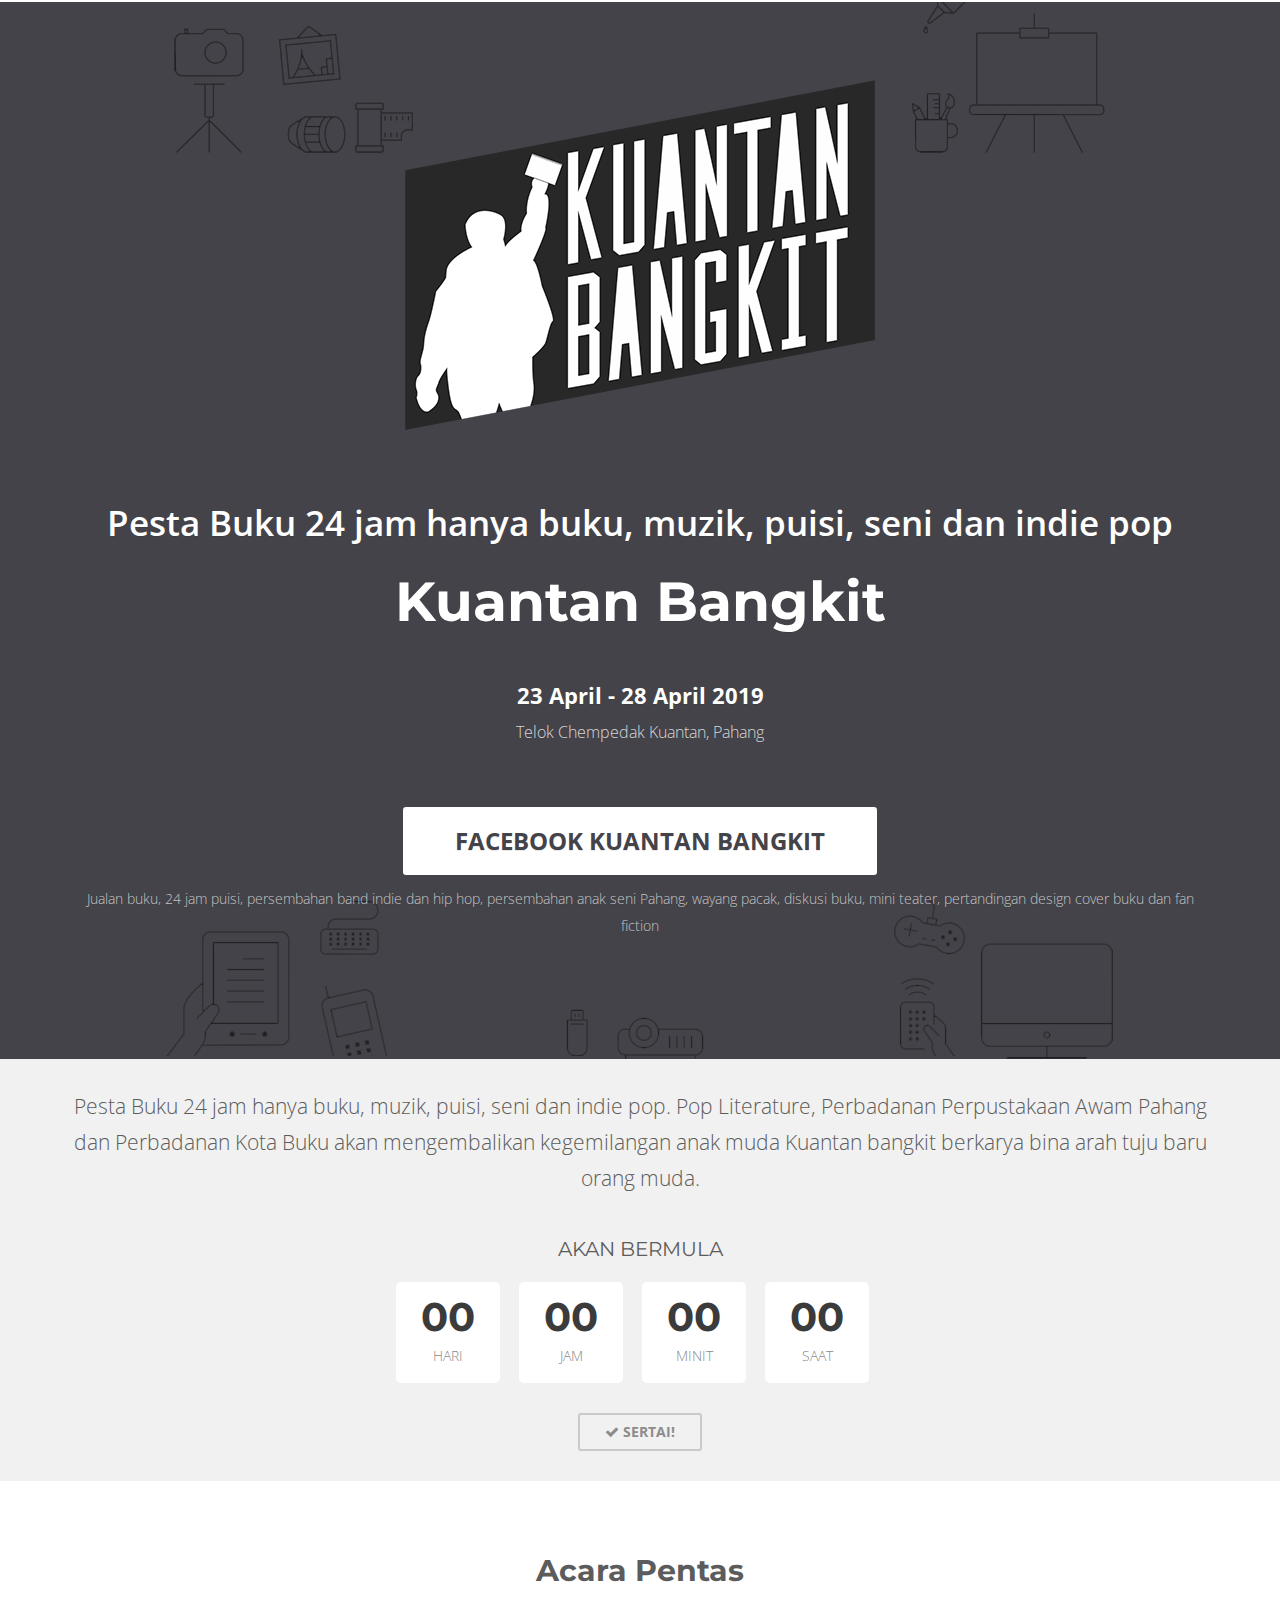
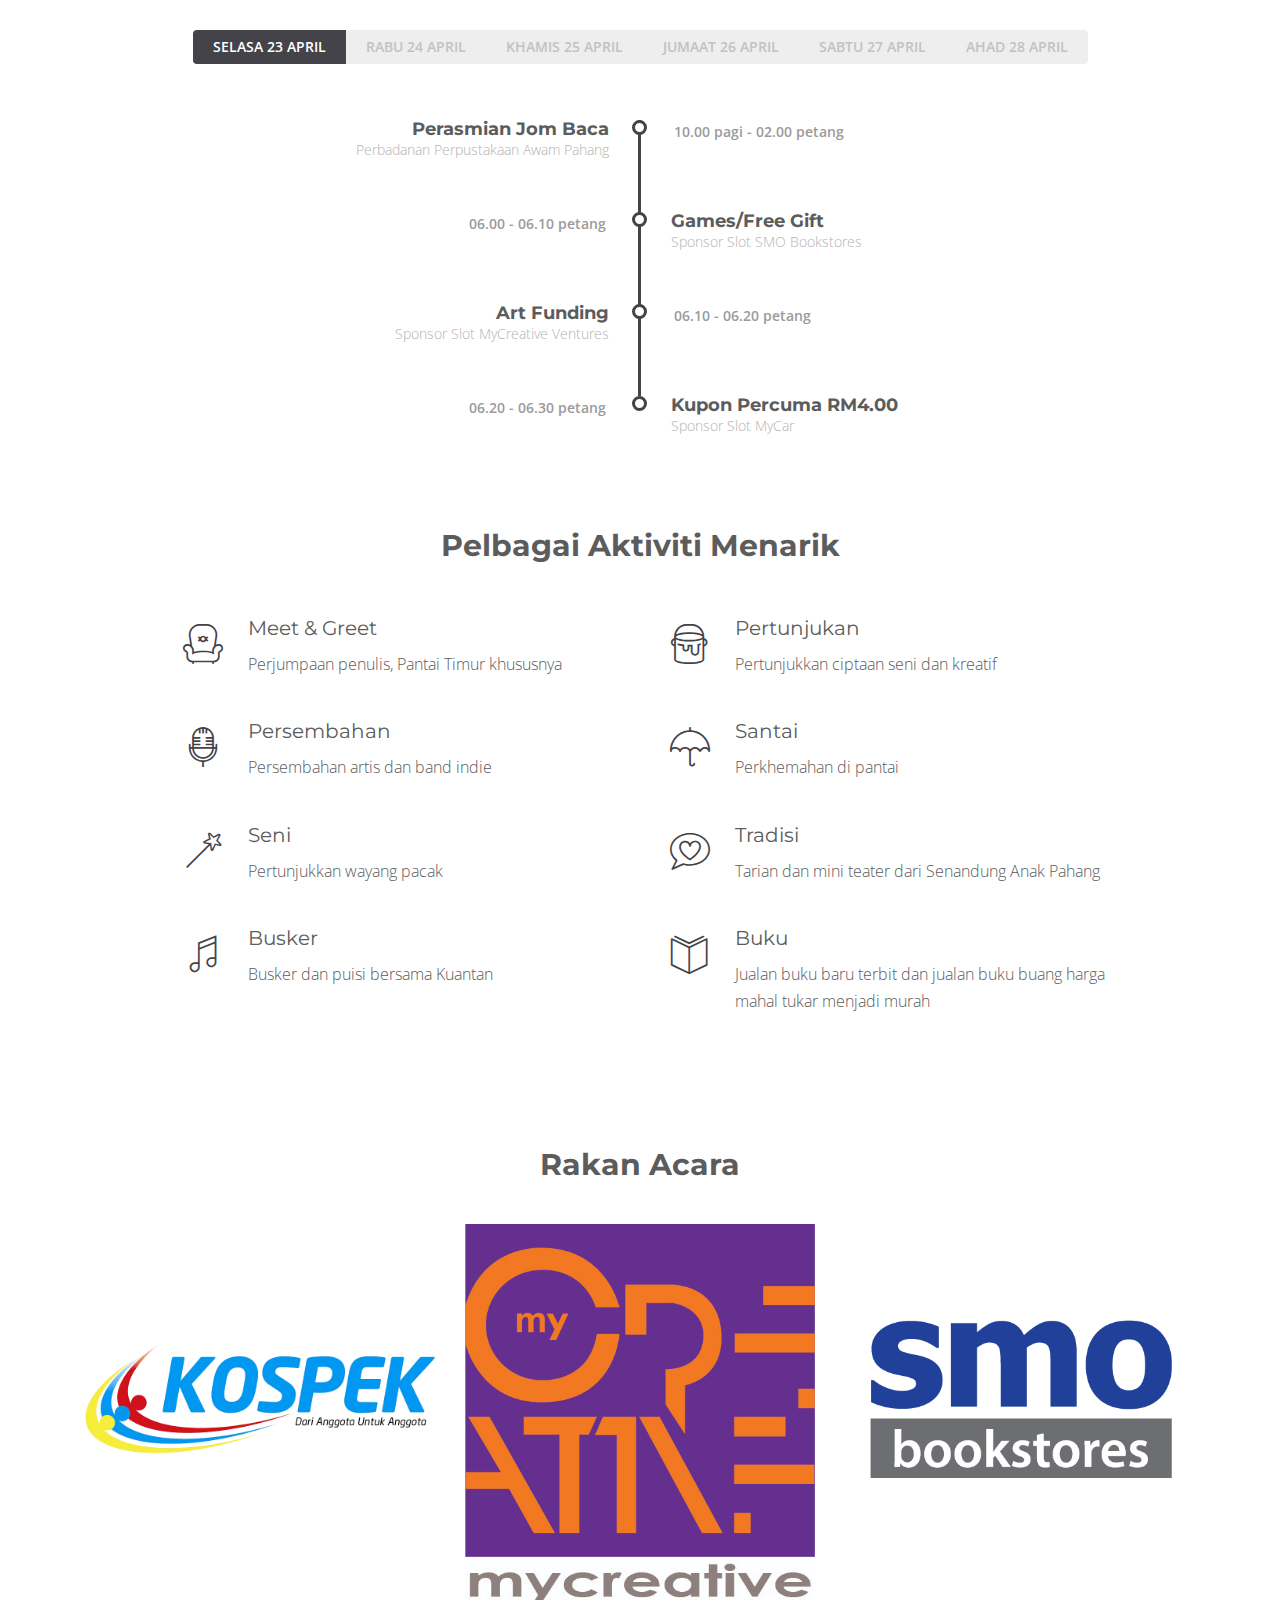
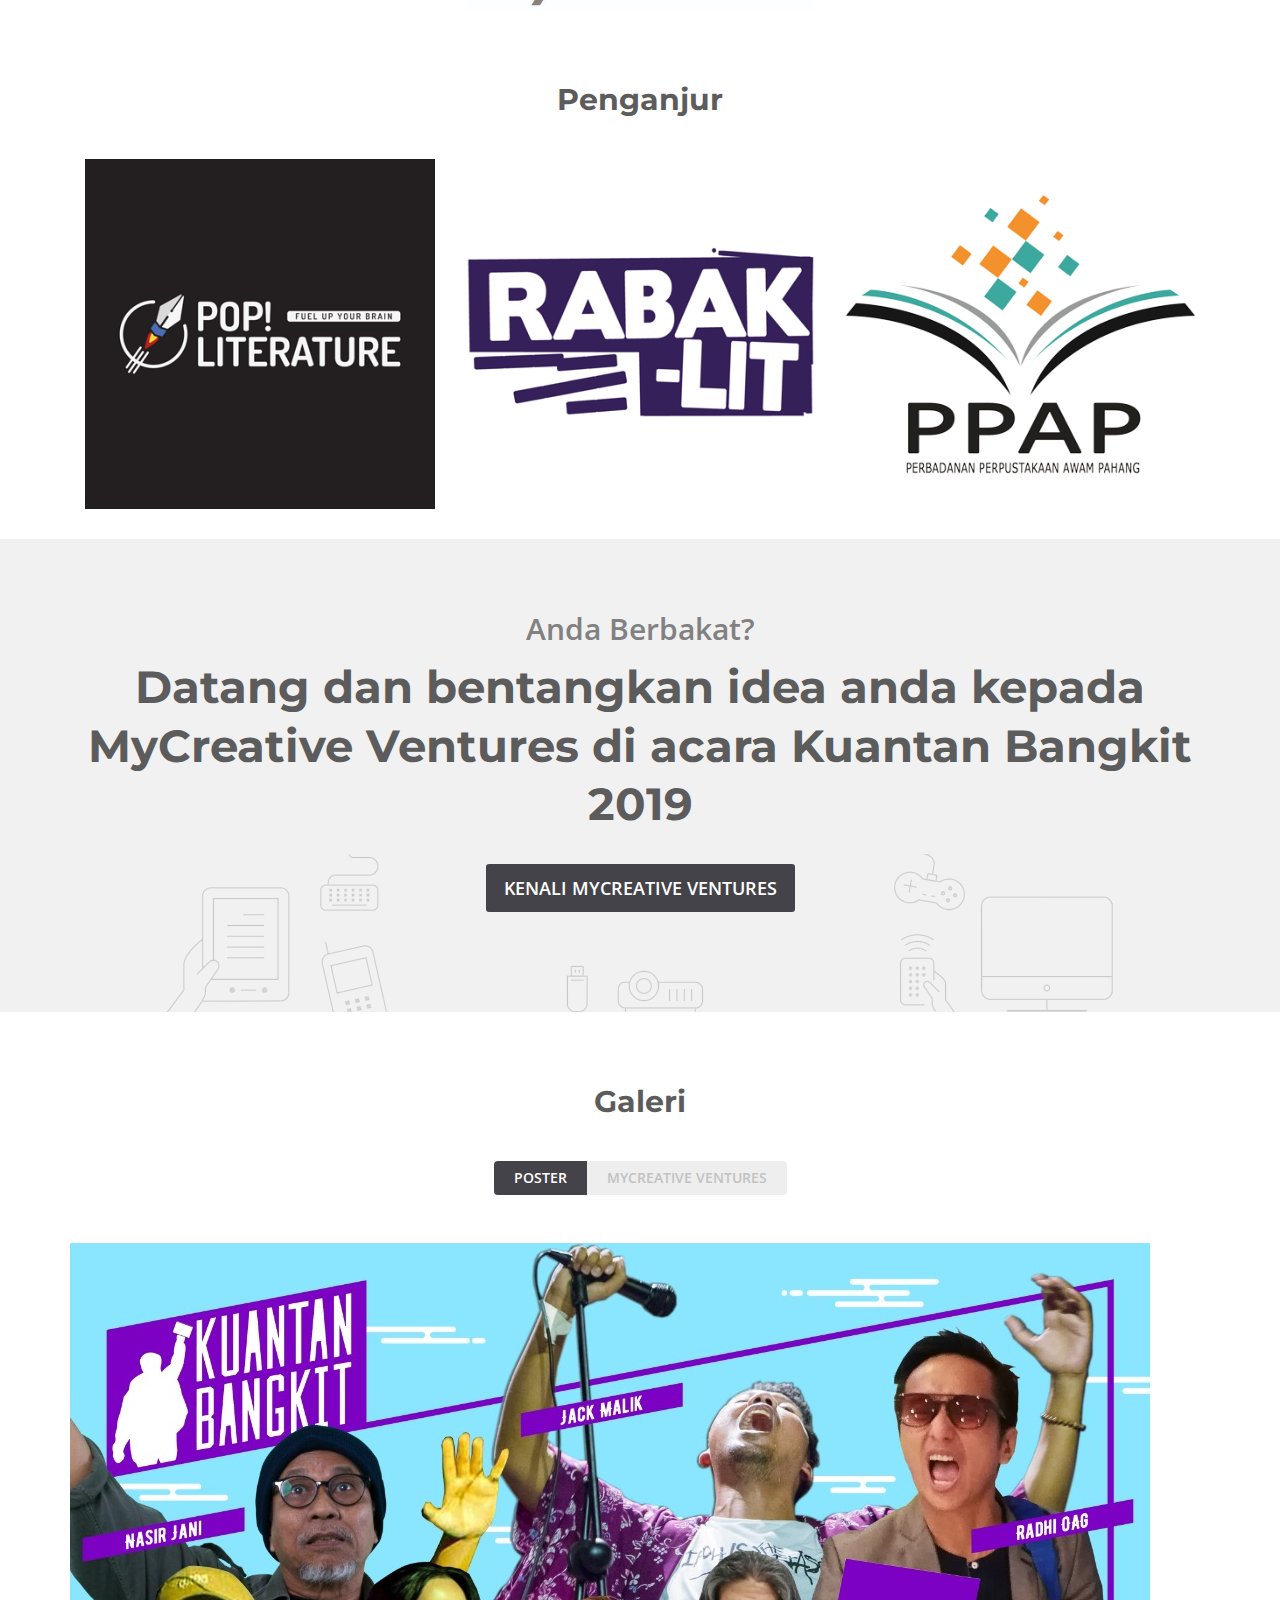
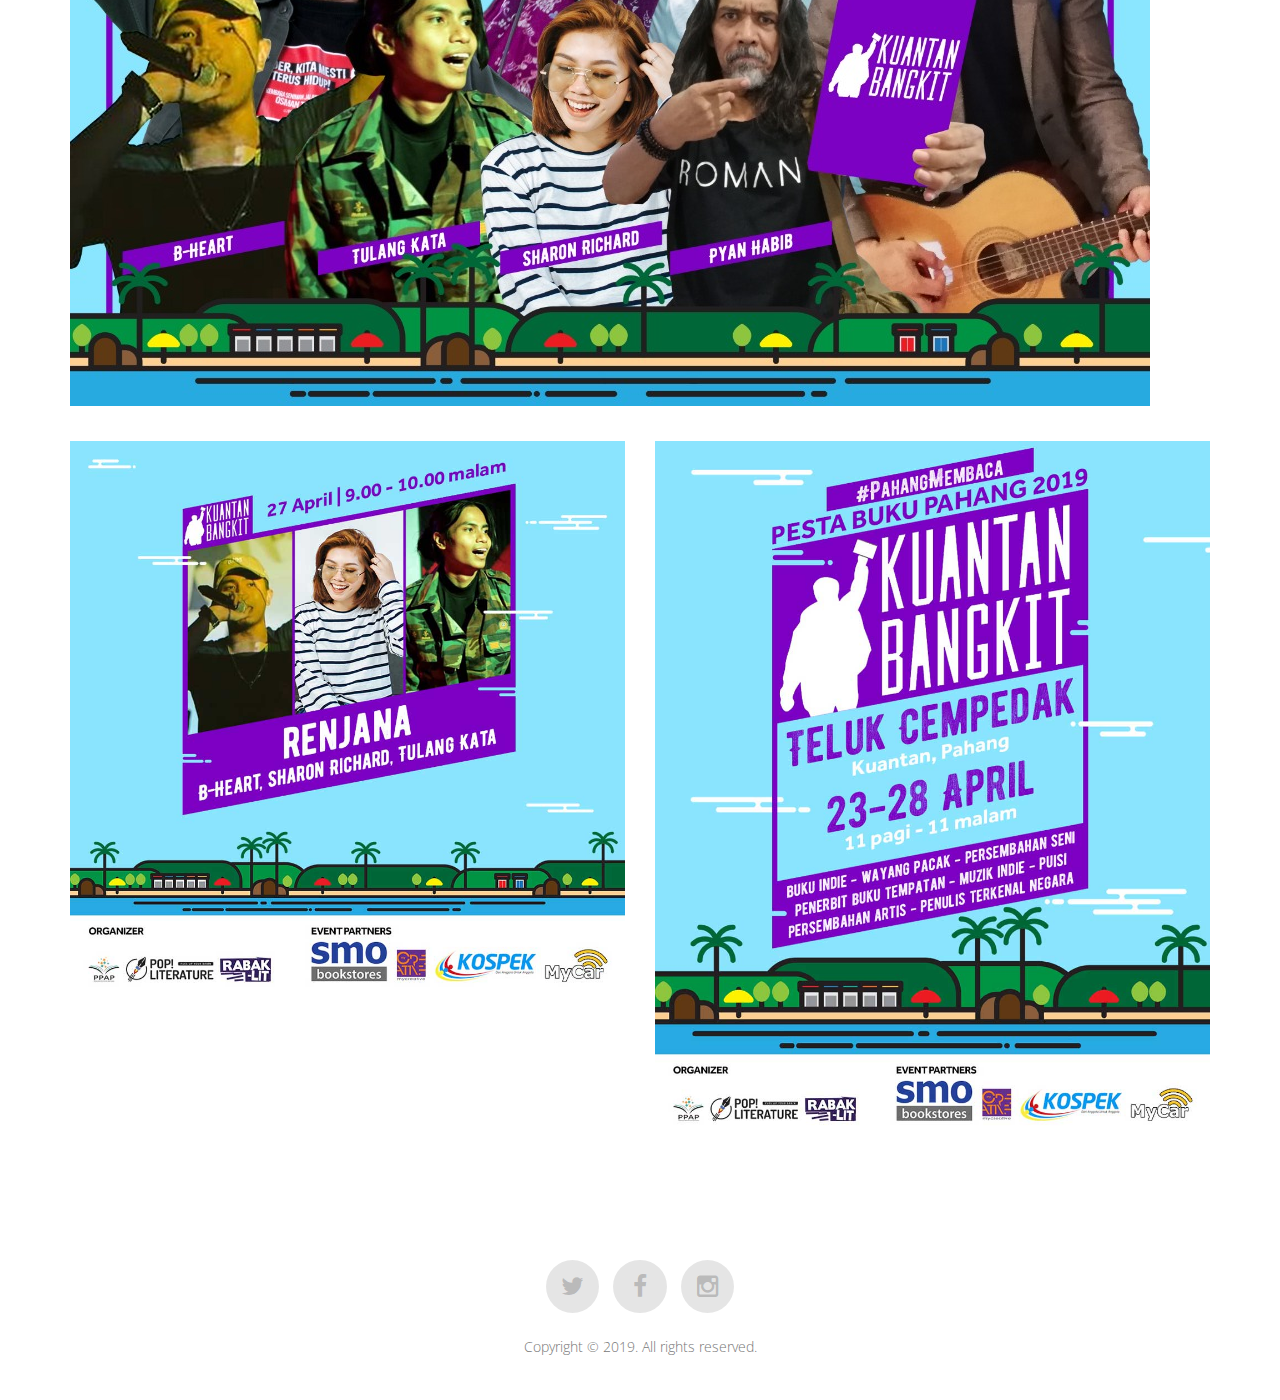
<file: bangkit/index.html>
<!DOCTYPE html>
<html lang="en">


<head>
    <meta charset="utf-8">
    <meta http-equiv="X-UA-Compatible" content="IE=edge">
    <meta name="viewport" content="width=device-width, initial-scale=1.0, maximum-scale=1.0, user-scalable=no">

    <!-- SEO -->
    <meta name="author" content="AkmalFadhil.com">
    <meta name="description" content="Pesta Buku 24 jam hanya buku, muzik, puisi, seni dan indie pop">
    <meta name="keywords" content="Pesta Buku, 24 jam, buku, muzik, puisi, seni, indie pop">
	
	 <!-- Update your html tag to include the itemscope and itemtype attributes. -->
	<html itemscope itemtype="http://schema.org/Article">

	<!-- Place this data between the <head> tags of your website -->
	<meta name="description" content="Pesta Buku 24 jam hanya buku, muzik, puisi, seni dan indie pop" />

	<!-- Schema.org markup for Google+ -->
	<meta itemprop="name" content="Kuantan Bangkit">
	<meta itemprop="description" content="Pesta Buku 24 jam hanya buku, muzik, puisi, seni dan indie pop">
	<meta itemprop="image" content="images/kuantan-bangkit-cover.png">

	<!-- Twitter Card data -->
	<meta name="twitter:card" content="summary_large_image">
	<meta name="twitter:site" content="@rabaklit">
	<meta name="twitter:title" content="Kuantan Bangkit">
	<meta name="twitter:description" content="Pesta Buku 24 jam hanya buku, muzik, puisi, seni dan indie pop">
	<meta name="twitter:creator" content="@alfadhilakmal">
	<!-- Twitter summary card with large image must be at least 280x150px -->
	<meta name="twitter:image:src" content="images/kuantan-bangkit-cover.png">

	<!-- Open Graph data -->
	<meta property="og:title" content="Kuantan Bangkit" />
	<meta property="og:type" content="article" />
	<meta property="og:url" content="http://www.rabaklit.com/bangkit/" />
	<meta property="og:image" content="images/kuantan-bangkit-cover.png" />
	<meta property="og:description" content="Pesta Buku 24 jam hanya buku, muzik, puisi, seni dan indie pop" />
	<meta property="og:site_name" content="Kuantan Bangkit" />
	<meta property="article:published_time" content="2019-03-17T05:59:00+01:00" />
	<meta property="article:modified_time" content="2019-03-16T19:08:47+01:00" />
	<meta property="article:section" content="Pesta buku" />
	<meta property="article:tag" content="bookfest" />
	<meta property="article:tag" content="perfomances" />
	<meta property="article:tag" content="music" />
	<meta property="article:tag" content="art" />
	<meta property="article:tag" content="exhibition" />
	<meta property="article:tag" content="indie pop" />
	<meta property="fb:admins" content="169019457043161" /> 

    <!-- Favicons -->
    <link rel="shortcut icon" href="images/favicon.png">

    <!-- Page Title -->
    <title>Kuantan Bangkit</title>

    <!-- Bootstrap -->
    <link href="css/bootstrap.min.css" rel="stylesheet">

    <!-- Custom Google Font : Open Sans & Montserrat -->
    <link href='https://fonts.googleapis.com/css?family=Open+Sans:300,600' rel='stylesheet' type='text/css'>
    <link href='https://fonts.googleapis.com/css?family=Montserrat:400,700' rel='stylesheet' type='text/css'>

    <!-- Plugins -->
    <link href="css/plugins/animate.css" rel="stylesheet">
    <link href="css/plugins/slick.css" rel="stylesheet">
    <link href="css/plugins/magnific-popup.css" rel="stylesheet">
    <link href="css/plugins/font-awesome.css" rel="stylesheet">
    <link href="css/plugins/streamline-icons.css" rel="stylesheet">

    <!-- Event Style -->
    <link href="css/event.css" rel="stylesheet">

    <!-- Color Theme -->
    <!-- Options: green, purple, red, yellow, mint, blue, black  -->
    <link href="css/themes/black.css" rel="stylesheet">

    <!-- HTML5 shim and Respond.js for IE8 support of HTML5 elements and media queries -->
    <!-- WARNING: Respond.js doesn't work if you view the page via file:// -->
    <!--[if lt IE 9]>
  <script src="js/ie/respond.min.js"></script>
  <![endif]-->

    <!-- Modernizr -->
    <script src="js/modernizr.min.js"></script>
    <!-- Subtle Loading bar -->
    <script src="js/plugins/pace.js"></script>
</head>

<body class="animate-page" data-spy="scroll" data-target="#navbar" data-offset="100">
    <!--Preloader div-->
    <div class="preloader"></div>



    <header id="top" class="header">
        <div class="container">

            <div class="header_top-bg">
                <div class="logo">
                    <a href="#"><img class="img-responsive center-block" src="images/logo/kuantan-bangkit.png" alt="event-logo"></a>
                </div>
            </div>

            <h3 class="headline-support wow fadeInDown">Pesta Buku 24 jam hanya buku, muzik, puisi, seni dan indie pop</h3>
            <h1 class="headline wow fadeInDown" data-wow-delay="0.1s">Kuantan Bangkit</h1>

            <div class="when_where wow fadeIn" data-wow-delay="0.4s">
                <p class="event_when">23 April - 28 April 2019</p>
                <p class="event_where">Telok Chempedak Kuantan, Pahang</p>
            </div>

            <div class="header_bottom-bg">
                <a class="btn btn-default btn-xl wow zoomIn" data-wow-delay="0.3s" href="https://www.facebook.com/kuantanbangkit/" >Facebook Kuantan Bangkit</a>
                <p class="cta_urgency wow fadeIn" data-wow-delay="0.5s"><small>Jualan buku, 24 jam puisi, persembahan band indie dan hip hop, persembahan anak seni Pahang, wayang pacak, diskusi buku, mini teater, pertandingan design cover buku dan fan fiction</small></p>
            </div>

        </div>
        <!-- end .container -->
    </header>
    <!-- end .header -->

    <!-- 
     Highlight Section
     ====================================== -->

    <section class="highlight">

        <div class="container">
            <p class="lead text-center">Pesta Buku 24 jam hanya buku, muzik, puisi, seni dan indie pop. Pop Literature, Perbadanan Perpustakaan Awam Pahang dan Perbadanan Kota Buku akan mengembalikan kegemilangan anak muda Kuantan bangkit berkarya bina arah tuju baru orang muda. </p>

            <div class="countdown_wrap">

                <h6 class="countdown_title text-center">AKAN BERMULA</h6>

                <!-- Countdown JS for the Event Date Starts here.
    TIP: You can change your event time below in the Same Format.  -->

                <ul id="countdown" data-event-date="23 april 2019 11:00:00">
                    <li class="wow zoomIn" data-wow-delay="0s"> <span class="days">00</span>
                        <p class="timeRefDays">hari</p>
                    </li>
                    <li class="wow zoomIn" data-wow-delay="0.2s"> <span class="hours">00</span>
                        <p class="timeRefHours">jam</p>
                    </li>
                    <li class="wow zoomIn" data-wow-delay="0.4s"> <span class="minutes">00</span>
                        <p class="timeRefMinutes">minit</p>
                    </li>
                    <li class="wow zoomIn" data-wow-delay="0.6s"> <span class="seconds">00</span>
                        <p class="timeRefSeconds">saat</p>
                    </li>
                </ul>
            </div>
            <!-- end .countdown_wrap -->

            <div class="text-center">

                <!-- Add to Calendar Plugin. 
                     For Customization, Visit https://addtocalendar.com/ -->

                <span class="addtocalendar atc-style-theme">
                <a href="https://www.facebook.com/events/159646494850042/" class="atcb-link"><i class="fa fa-check"> </i> Sertai!</a>
               </span>

            </div>

        </div>
        <!-- end .container -->

    </section>
    <!-- end section.highlight -->

	
    <!-- 
     Our Schedule
     ====================================== -->

    <section class="schedule" id="schedule">

        <div class="container">
            <div class="section-title wow fadeInUp">
                <h4>Acara Pentas</h4>
            </div>

            <div class="nav-center">
                <!-- Nav tabs -->
                <ul class="nav nav-pills" role="tablist" id="schedule-tabs">
                    <li role="presentation" class="active"><a href="#day1" aria-controls="day1" role="tab" data-toggle="tab">Selasa 23 April </a></li>
                    <li role="presentation"><a href="#day2" aria-controls="day2" role="tab" data-toggle="tab">Rabu 24 April </a></li>
                    <li role="presentation"><a href="#day3" aria-controls="day3" role="tab" data-toggle="tab">Khamis 25 April </a></li>
                    <li role="presentation"><a href="#day4" aria-controls="day4" role="tab" data-toggle="tab">Jumaat 26 April</a></li>
                    <li role="presentation"><a href="#day5" aria-controls="day5" role="tab" data-toggle="tab">Sabtu 27 April</a></li>
                    <li role="presentation"><a href="#day6" aria-controls="day6" role="tab" data-toggle="tab">Ahad 28 April</a></li>
                    <!-- <li role="presentation"><a href="#day3" aria-controls="messages" role="tab" data-toggle="tab">Day Three</a></li> -->
                </ul>

            </div>

            <!-- Tab panes -->
            <div class="tab-content">
                <div role="tabpanel" class="tab-pane active" id="day1">

                    <!-- ########## Schedule Timeline DAY 01 Starts ########### -->

                    <section class="timeline">
                        <div class="timeline-block">
                            <div class="timeline-bullet wow zoomIn" data-wow-delay="0s">

                            </div>
                            <!-- timeline-bullet -->

                            <div class="timeline-content">
                                <h2 class="wow flipInX" data-wow-delay="0.3s"> Perasmian Jom Baca</h2>
                                <p class="wow flipInX" data-wow-delay="0.3s">Perbadanan Perpustakaan Awam Pahang</p>
                                <span class="date wow flipInX" data-wow-delay="0.3s">10.00 pagi - 02.00 petang</span>
                            </div>
                            <!-- timeline-content -->
                        </div>
                        <!-- timeline-block -->
                        <div class="timeline-block">
                            <div class="timeline-bullet wow zoomIn" data-wow-delay="0s">

                            </div>
                            <!-- timeline-bullet -->

                            <div class="timeline-content">
                                <h2 class="wow flipInX" data-wow-delay="0.3s"> Games/Free Gift</h2>
                                <p class="wow flipInX" data-wow-delay="0.3s">Sponsor Slot SMO Bookstores  </p>
                                <span class="date wow flipInX" data-wow-delay="0.3s">06.00 - 06.10 petang</span>
                            </div>
                            <!-- timeline-content -->
                        </div>
                        <!-- timeline-block -->

                        <div class="timeline-block">
                            <div class="timeline-bullet wow zoomIn" data-wow-delay="0s">

                            </div>
                            <!-- timeline-bullet -->

                            <div class="timeline-content">
                                <h2 class="wow flipInX" data-wow-delay="0.3s"> Art Funding</h2>
                                <p class="wow flipInX" data-wow-delay="0.3s">Sponsor Slot MyCreative Ventures </p>
                                <span class="date wow flipInX" data-wow-delay="0.3s">06.10 - 06.20 petang</span>
                            </div>
                            <!-- timeline-content -->
                        </div>
                        <!-- timeline-block -->

                        <div class="timeline-block">
                            <div class="timeline-bullet wow zoomIn" data-wow-delay="0s">

                            </div>
                            <!-- timeline-bullet -->

                            <div class="timeline-content">
                                <h2 class="wow flipInX" data-wow-delay="0.3s"> Kupon Percuma RM4.00</h2>
                                <p class="wow flipInX" data-wow-delay="0.3s">Sponsor Slot MyCar</p>
                                <span class="date wow flipInX" data-wow-delay="0.3s">06.20 - 06.30 petang</span>
                            </div>
                            <!-- timeline-content -->
                        </div>
                        <!-- timeline-block -->

                    </section>
                    <!-- timeline -->

                    <!-- ########### End Schedule Timeline  DAY 01  ########### -->

                </div>
				
                <div role="tabpanel" class="tab-pane" id="day2">

                    <!-- ########## Schedule Timeline DAY 02 Starts ########### -->

                    <section class="timeline">
                        <div class="timeline-block">
                            <div class="timeline-bullet wow zoomIn" data-wow-delay="0s">

                            </div>
                            <!-- timeline-bullet -->

                            <div class="timeline-content">
                                <h2 class="wow flipInX" data-wow-delay="0.3s"> Pertandingan Pakaian Tradisional</h2>
                                <p class="wow flipInX" data-wow-delay="0.3s">Perbadanan Perpustakaan Awam Pahang</p>
                                <span class="date wow flipInX" data-wow-delay="0.3s">10.00 pagi - 01.00 petang</span>
                            </div>
                            <!-- timeline-content -->
                        </div>
                        <!-- timeline-block -->
						
                        <div class="timeline-block">
                            <div class="timeline-bullet wow zoomIn" data-wow-delay="0s">

                            </div>
                            <!-- timeline-bullet -->

                            <div class="timeline-content">
                                <h2 class="wow flipInX" data-wow-delay="0.3s"> Games/Free Gift</h2>
                                <p class="wow flipInX" data-wow-delay="0.3s">Sponsor Slot SMO Bookstores </p>
                                <span class="date wow flipInX" data-wow-delay="0.3s">06.00 - 06.10 petang</span>
                            </div>
                            <!-- timeline-content -->
                        </div>
                        <!-- timeline-block -->

                        <div class="timeline-block">
                            <div class="timeline-bullet wow zoomIn" data-wow-delay="0s">

                            </div>
                            <!-- timeline-bullet -->

                            <div class="timeline-content">
                                <h2 class="wow flipInX" data-wow-delay="0.3s"> Art Funding</h2>
                                <p class="wow flipInX" data-wow-delay="0.3s">Sponsor Slot MyCreative Ventures </p>
                                <span class="date wow flipInX" data-wow-delay="0.3s">06.10 - 06.20 petang</span>
                            </div>
                            <!-- timeline-content -->
                        </div>
                        <!-- timeline-block -->
						
                        <div class="timeline-block">
                            <div class="timeline-bullet wow zoomIn" data-wow-delay="0s">

                            </div>
                            <!-- timeline-bullet -->

                            <div class="timeline-content">
                                <h2 class="wow flipInX" data-wow-delay="0.3s"> Kupon MyCar percuma RM4.00</h2>
                                <p class="wow flipInX" data-wow-delay="0.3s">Sponsor Slot MyCar </p>
                                <span class="date wow flipInX" data-wow-delay="0.3s">06.20 - 06.30 petang</span>
                            </div>
                            <!-- timeline-content -->
                        </div>
                        <!-- timeline-block -->
						
                    </section>
                    <!-- timeline -->

                    <!-- ########### End Schedule Timeline  DAY 02  ########### -->

                </div>
                <div role="tabpanel" class="tab-pane" id="day3">

                    <!-- ########## Schedule Timeline DAY 03 Starts ########### -->

                    <section class="timeline">

                        <div class="timeline-block">
                            <div class="timeline-bullet wow zoomIn" data-wow-delay="0s">

                            </div>
                            <!-- timeline-bullet -->

                            <div class="timeline-content">
                                <h2 class="wow flipInX" data-wow-delay="0.3s"> Games/Free Gift</h2>
                                <p class="wow flipInX" data-wow-delay="0.3s">Sponsor Slot SMO Bookstores </p>
                                <span class="date wow flipInX" data-wow-delay="0.3s">06.00 - 06.10 petang</span>
                            </div>
                            <!-- timeline-content -->
                        </div>
                        <!-- timeline-block -->

                        <div class="timeline-block">
                            <div class="timeline-bullet wow zoomIn" data-wow-delay="0s">

                            </div>
                            <!-- timeline-bullet -->

                            <div class="timeline-content">
                                <h2 class="wow flipInX" data-wow-delay="0.3s"> Art Funding</h2>
                                <p class="wow flipInX" data-wow-delay="0.3s">Sponsor Slot MyCreative Ventures </p>
                                <span class="date wow flipInX" data-wow-delay="0.3s">06.10 - 06.20 petang</span>
                            </div>
                            <!-- timeline-content -->
                        </div>
                        <!-- timeline-block -->
						
                        <div class="timeline-block">
                            <div class="timeline-bullet wow zoomIn" data-wow-delay="0s">

                            </div>
                            <!-- timeline-bullet -->

                            <div class="timeline-content">
                                <h2 class="wow flipInX" data-wow-delay="0.3s"> Kupon MyCar percuma RM4.00</h2>
                                <p class="wow flipInX" data-wow-delay="0.3s">Sponsor Slot MyCar </p>
                                <span class="date wow flipInX" data-wow-delay="0.3s">06.20 - 06.30 petang</span>
                            </div>
                            <!-- timeline-content -->
                        </div>
                        <!-- timeline-block -->
						
                    </section>
                    <!-- timeline -->

                    <!-- ########### End Schedule Timeline  DAY 03  ########### -->

                </div>
                <div role="tabpanel" class="tab-pane" id="day4">

                    <!-- ########## Schedule Timeline DAY 04 Starts ########### -->

                    <section class="timeline">
						<div class="timeline-block">
                            <div class="timeline-bullet">

                            </div>
                            <!-- timeline-bullet -->

                            <div class="timeline-content">
                                <h2> Pertandingan Dari PPAP</h2>
                                <p class="wow flipInX" data-wow-delay="0.3s">Perbadanan Perpustakaan Awam Pahang</p>
                                <span class="date">03.00 - 05.00 petang</span>
                            </div>
                            <!-- timeline-content -->
                        </div>
                        <!-- timeline-block -->

                        <div class="timeline-block">
                            <div class="timeline-bullet">

                            </div>
                            <!-- timeline-bullet -->

                            <div class="timeline-content">
                                <h2> Bacaan Puisi dari PyanHabib</h2>
                                <p class="wow flipInX" data-wow-delay="0.3s">PyanHabib</p>
                                <span class="date">05.00 - 05.30 petang</span>
                            </div>
                            <!-- timeline-content -->
                        </div>
                        <!-- timeline-block -->

                        <div class="timeline-block">
                            <div class="timeline-bullet">

                            </div>
                            <!-- timeline-bullet -->

                            <div class="timeline-content">
                                <h2> Perbincangan Buku Pemberontak Filem bersama Nasir Jani</h2>
                                <p class="wow flipInX" data-wow-delay="0.3s">Nasir Jani</p>
                                <span class="date">05.30 - 06.00 petang</span>
                            </div>
                            <!-- timeline-content -->
                        </div>
                        <!-- timeline-block -->
						
                        <div class="timeline-block">
                            <div class="timeline-bullet wow zoomIn" data-wow-delay="0s">

                            </div>
                            <!-- timeline-bullet -->

                            <div class="timeline-content">
                                <h2 class="wow flipInX" data-wow-delay="0.3s"> Games/Free Gift</h2>
                                <p class="wow flipInX" data-wow-delay="0.3s">Sponsor Slot SMO Bookstores </p>
                                <span class="date wow flipInX" data-wow-delay="0.3s">06.00 - 06.10 petang</span>
                            </div>
                            <!-- timeline-content -->
                        </div>
                        <!-- timeline-block -->

                        <div class="timeline-block">
                            <div class="timeline-bullet wow zoomIn" data-wow-delay="0s">

                            </div>
                            <!-- timeline-bullet -->

                            <div class="timeline-content">
                                <h2 class="wow flipInX" data-wow-delay="0.3s"> Art Funding</h2>
                                <p class="wow flipInX" data-wow-delay="0.3s">Sponsor Slot MyCreative Ventures </p>
                                <span class="date wow flipInX" data-wow-delay="0.3s">06.10 - 06.20 petang</span>
                            </div>
                            <!-- timeline-content -->
                        </div>
                        <!-- timeline-block -->
						
                        <div class="timeline-block">
                            <div class="timeline-bullet wow zoomIn" data-wow-delay="0s">

                            </div>
                            <!-- timeline-bullet -->

                            <div class="timeline-content">
                                <h2 class="wow flipInX" data-wow-delay="0.3s"> Kupon MyCar percuma RM4.00</h2>
                                <p class="wow flipInX" data-wow-delay="0.3s">Sponsor Slot MyCar </p>
                                <span class="date wow flipInX" data-wow-delay="0.3s">06.20 - 06.30 petang</span>
                            </div>
                            <!-- timeline-content -->
                        </div>
                        <!-- timeline-block -->
						
                        <div class="timeline-block">
                            <div class="timeline-bullet">

                            </div>
                            <!-- timeline-bullet -->

                            <div class="timeline-content">
                                <h2>PPAP Akustik Kuantan Talent </h2>
                                <p class="wow flipInX" data-wow-delay="0.3s">Perbadanan Perpustakaan Awam Pahang</p>
                                <span class="date">08.00 - 09.00 malam</span>
                            </div>
                            <!-- timeline-content -->
                        </div>						
                        <!-- timeline-block -->
						
                        <div class="timeline-block">
                            <div class="timeline-bullet">

                            </div>
                            <!-- timeline-bullet -->

                            <div class="timeline-content">
                                <h2>Wayang Pacak Short Filem </h2>
                                <p class="wow flipInX" data-wow-delay="0.3s">Rizal Gunx, Daniyal Kadir, Odie, Daniyal Kadir</p>
                                <span class="date">9.00 - 10.00 malam</span>
                            </div>
                            <!-- timeline-content -->
                        </div>						
                        <!-- timeline-block -->
						
                        <div class="timeline-block">
                            <div class="timeline-bullet">

                            </div>
                            <!-- timeline-bullet -->

                            <div class="timeline-content">
                                <h2>Wayang Pacak Kuantan Bangkit </h2>
                                <p class="wow flipInX" data-wow-delay="0.3s">Tayangan Filem </p>
                                <span class="date">10.00 - 12.00 malam</span>
                            </div>
                            <!-- timeline-content -->
                        </div>						
                        <!-- timeline-block -->
						
                    </section>
                    <!-- timeline -->

                    <!-- ########### End Schedule Timeline  DAY 04  ########### -->

                </div>
                <div role="tabpanel" class="tab-pane" id="day5">

                    <!-- ########## Schedule Timeline  DAY 05 Starts ########### -->
                    <section class="timeline">
                        
                        <div class="timeline-block">
                            <div class="timeline-bullet">

                            </div>
                            <!-- timeline-bullet -->

                            <div class="timeline-content">
                                <h2> Pertandingan Bercerita Peringkat Akhir</h2>
                                <p class="wow flipInX" data-wow-delay="0.3s">Perbadanan Perpustakaan Awam Pahang</p>
                                <span class="date">10.00 pagi - 01.00 petang</span>
                            </div>
                            <!-- timeline-content -->
                        </div>
                        <!-- timeline-block -->
                        
                        <div class="timeline-block">
                            <div class="timeline-bullet">

                            </div>
                            <!-- timeline-bullet -->

                            <div class="timeline-content">
                                <h2>Pelancaran buku Tulang Kata 'Tentang Semalam'</h2>
                                <span class="date">02.00 - 02.45 petang</span>
                            </div>
                            <!-- timeline-content -->
                        </div>
                        <!-- timeline-block -->
						
                        <div class="timeline-block">
                            <div class="timeline-bullet">

                            </div>
                            <!-- timeline-bullet -->

                            <div class="timeline-content">
                                <h2> Games/Free Gift</h2>
                                <p class="wow flipInX" data-wow-delay="0.3s">Sponsor Slot SMO Bookstores </p>
                                <span class="date">06.00 - 06.10 petang</span>
                            </div>
                            <!-- timeline-content -->
                        </div>
                        <!-- timeline-block -->

                        <div class="timeline-block">
                            <div class="timeline-bullet">

                            </div>
                            <!-- timeline-bullet -->

                            <div class="timeline-content">
                                <h2> Art Funding</h2>
                                <p class="wow flipInX" data-wow-delay="0.3s">Sponsor Slot MyCreative Ventures</p>
                                <span class="date">06.10 - 06.20 petang</span>
                            </div>
                            <!-- timeline-content -->
                        </div>
                        <!-- timeline-block -->

                        <div class="timeline-block">
                            <div class="timeline-bullet">

                            </div>
                            <!-- timeline-bullet -->

                            <div class="timeline-content">
                                <h2> Kupon Percuma RM4.00</h2>
                                <p class="wow flipInX" data-wow-delay="0.3s">Sponsor Slot MyCar</p>
                                <span class="date">06.20 - 06.30 petang</span>
                            </div>
                            <!-- timeline-content -->
                        </div>
                        <!-- timeline-block -->
						

                        <div class="timeline-block">
                            <div class="timeline-bullet">

                            </div>
                            <!-- timeline-bullet -->

                            <div class="timeline-content">
                                <h2>Puisi Bangkit Bersama.. </h2>
                                <p class="wow flipInX" data-wow-delay="0.3s">Jack Malik, Pyanhabib, TulangKata</p>
                                <span class="date">06.30 petang - 07.00 malam</span>
                            </div>
                            <!-- timeline-content -->
                        </div>
                        <!-- timeline-block -->

                        <div class="timeline-block">
                            <div class="timeline-bullet">

                            </div>
                            <!-- timeline-bullet -->

                            <div class="timeline-content">
                                <h2>Senandung Anak Pahang </h2>
                                <p class="wow flipInX" data-wow-delay="0.3s">Perbadanan Perpustakaan Awam Pahang</p>
                                <span class="date">08.00 - 09.00 malam</span>
                            </div>
                            <!-- timeline-content -->
                        </div>
                        <!-- timeline-block -->

                        <div class="timeline-block">
                            <div class="timeline-bullet">

                            </div>
                            <!-- timeline-bullet -->

                            <div class="timeline-content">
                                <h2>Renjana </h2>
                                <p class="wow flipInX" data-wow-delay="0.3s">TulangKata, B-Heart &amp; Sharon Richard </p>
                                <span class="date">09.00 - 10.00 malam</span>
                            </div>
                            <!-- timeline-content -->
                        </div>
                        <!-- timeline-block -->

                        <div class="timeline-block">
                            <div class="timeline-bullet">

                            </div>
                            <!-- timeline-bullet -->

                            <div class="timeline-content">
                                <h2>Tayangan Filem Kembara Seniman Jalanan (Digital)</h2>
                                <p class="wow flipInX" data-wow-delay="0.3s">Wayang Pacak Kuantan Bangkit </p>
                                <span class="date">10.00 - 12.00 malam</span>
                            </div>
                            <!-- timeline-content -->
                        </div>
                        <!-- timeline-block -->
						
                    </section>
                    <!-- timeline -->
                    <!-- ########### End Schedule Timeline  DAY 05 ########### -->

                </div>
				<div role="tabpanel" class="tab-pane" id="day6">

                    <!-- ########## Schedule Timeline  DAY 06 Starts ########### -->
                    <section class="timeline">
						
                        <div class="timeline-block">
                            <div class="timeline-bullet">

                            </div>
                            <!-- timeline-bullet -->

                            <div class="timeline-content">
                                <h2>Pertandingan Mewarna</h2>
                                <p class="wow flipInX" data-wow-delay="0.3s">Perbadanan Perpustakaan Awam Pahang</p>
                                <span class="date">10.00 pagi - 12.00 tengah hari</span>
                            </div>
                            <!-- timeline-content -->
                        </div>
                        <!-- timeline-block -->
						
                        <div class="timeline-block">
                            <div class="timeline-bullet">

                            </div>
                            <!-- timeline-bullet -->

                            <div class="timeline-content">
                                <h2>Persembahan Muzik Indie</h2>
                                <span class="date">2.00 - 4.00 petang </span>
                            </div>
                            <!-- timeline-content -->
                        </div>
                        <!-- timeline-block -->
						
                        <div class="timeline-block">
                            <div class="timeline-bullet">

                            </div>
                            <!-- timeline-bullet -->

                            <div class="timeline-content">
                                <h2>Wannabe Sasau By Jack Malik</h2>
                                <p class="wow flipInX" data-wow-delay="0.3s">Jack Malik</p>
                                <span class="date">4.00 - 4.30 petang</span>
                            </div>
                            <!-- timeline-content -->
                        </div>
                        <!-- timeline-block -->
						
                        <div class="timeline-block">
                            <div class="timeline-bullet">

                            </div>
                            <!-- timeline-bullet -->

                            <div class="timeline-content">
                                <h2>Puisi Bersama PyanHabib</h2>
                                <p class="wow flipInX" data-wow-delay="0.3s">PyanHabib</p>
                                <span class="date">04.30 - 05.00 petang</span>
                            </div>
                            <!-- timeline-content -->
                        </div>
                        <!-- timeline-block -->
						
                        <div class="timeline-block">
                            <div class="timeline-bullet">

                            </div>
                            <!-- timeline-bullet -->

                            <div class="timeline-content">
                                <h2>Persembahan Muzik Indie</h2>
                                <span class="date">05.00 - 06.00 petang</span>
                            </div>
                            <!-- timeline-content -->
                        </div>
                        <!-- timeline-block -->
						
                        <div class="timeline-block">
                            <div class="timeline-bullet">

                            </div>
                            <!-- timeline-bullet -->

                            <div class="timeline-content">
                                <h2>Games/Free Gift</h2>
                                <p class="wow flipInX" data-wow-delay="0.3s">Sponsor Slot SMO Bookstores</p>
                                <span class="date">06.00 - 06.10 petang</span>
                            </div>
                            <!-- timeline-content -->
                        </div>
                        <!-- timeline-block -->
						
                        <div class="timeline-block">
                            <div class="timeline-bullet">

                            </div>
                            <!-- timeline-bullet -->

                            <div class="timeline-content">
                                <h2>Art Funding</h2>
                                <p class="wow flipInX" data-wow-delay="0.3s">Sponsor Slot MyCreative Ventures</p>
                                <span class="date">06.10 - 06.20 petang</span>
                            </div>
                            <!-- timeline-content -->
                        </div>
                        <!-- timeline-block -->
						
                        <div class="timeline-block">
                            <div class="timeline-bullet">

                            </div>
                            <!-- timeline-bullet -->

                            <div class="timeline-content">
                                <h2>Akustik Bangkit by Radhi OAG</h2>
                                <p class="wow flipInX" data-wow-delay="0.3s">Radhi OAG</p>
                                <span class="date">09.00 - 10.30 malam</span>
                            </div>
                            <!-- timeline-content -->
                        </div>
                        <!-- timeline-block -->

                    </section>
                    <!-- timeline -->
                    <!-- ########### End Schedule Timeline  DAY 06 ########### -->

                </div>
                <!-- <div role="tabpanel" class="tab-pane" id="day3">..33333.</div> -->
            </div>

        </div>
        <!-- end .container -->

    </section>
    <!-- end section.schedule -->

    <!-- 
     What to Expect : Benefits
     ====================================== -->

    <!-- TODO: Change Icons to Fonts for better theming. -->

    <section class="benefits">

        <div class="container">
            <div class="section-title wow fadeInUp">
                <h4>Pelbagai Aktiviti Menarik</h4>
            </div>
            <div class="row">
                <div class="col-md-10 col-md-offset-1">

                    <div class="row">
                        <div class="col-sm-6">
                            <div class="benefit-item wow fadeInRight">
                                <div class="benefit-icon"><i class="icon icon-armchair-chair-streamline"> </i></div>
                                <h6 class="benefit-title">Meet & Greet</h6>
                                <p>Perjumpaan penulis, Pantai Timur khususnya</p>
                            </div>
                        </div>
                        <div class="col-sm-6">
                            <div class="benefit-item wow fadeInLeft">
                                <div class="benefit-icon"> <i class="icon icon-paint-bucket-streamline"> </i></div>
                                <h6 class="benefit-title">Pertunjukan</h6>
                                <p>Pertunjukkan ciptaan seni dan kreatif</p>
                            </div>
                        </div>
                        <div class="col-sm-6">
                            <div class="benefit-item wow fadeInRight">
                                <div class="benefit-icon"> <i class="icon icon-micro-record-streamline"> </i></div>
                                <h6 class="benefit-title">Persembahan</h6>
                                <p>Persembahan artis dan band indie</p>
                            </div>
                        </div>
                        <div class="col-sm-6">
                            <div class="benefit-item wow fadeInLeft">
                                <div class="benefit-icon"> <i class="icon icon-streamline-umbrella-weather"> </i></div>
                                <h6 class="benefit-title">Santai</h6>
                                <p>Perkhemahan di pantai</p>
                            </div>
                        </div>
                        <div class="col-sm-6">
                            <div class="benefit-item wow fadeInRight">
                                <div class="benefit-icon"> <i class="icon icon-magic-magic-wand-streamline"> </i></div>
                                <h6 class="benefit-title">Seni</h6>
                                <p>Pertunjukkan wayang pacak</p>
                            </div>
                        </div>
                        <div class="col-sm-6">
                            <div class="benefit-item wow fadeInLeft">
                                <div class="benefit-icon"> <i class="icon icon-bubble-love-streamline-talk"> </i></div>
                                <h6 class="benefit-title">Tradisi</h6>
                                <p>Tarian dan mini teater dari Senandung Anak Pahang</p>
                            </div>
                        </div>
                        <div class="col-sm-6">
                            <div class="benefit-item wow fadeInRight">
                                <div class="benefit-icon"> <i class="icon icon-music-note-streamline"> </i></div>
                                <h6 class="benefit-title">Busker</h6>
                                <p>Busker dan puisi bersama Kuantan</p>
                            </div>
                        </div>
                        <div class="col-sm-6">
                            <div class="benefit-item wow fadeInLeft">
                                <div class="benefit-icon"><i class="icon icon-book-read-streamline"> </i></div>
                                <h6 class="benefit-title">Buku</h6>
                                <p>Jualan buku baru terbit dan jualan buku buang harga mahal tukar menjadi murah</p>
                            </div>
                        </div>
                    </div>

                </div>
            </div>

        </div>
        <!-- end .container -->
    </section>
    <!-- end section.benefits -->


    <!-- 
     Our Sponsors
     ====================================== -->

    <section class="sponsors" id="sponsors" style="padding: 30px 0;">

        <div class="container">
            <div class="section-title wow fadeInUp">
                <h4>Rakan Acara</h4>
            </div>

			<div class="col-xs-4"><img src="images/logo/Logo-Kospek.png" class="img-responsive center-block" alt="sponsor"> </div>
			<div class="col-xs-4"><a href="http://rabaklit.com/mycreative-ventures-sdn-bhd/" target="_blank"><img src="images/logo/MyC Logo Official.jpg" class="img-responsive center-block" alt="sponsor"></a></div>
			<div class="col-xs-4"><a href="http://rabaklit.com/smo-bookstores/" target="_blank"><img src="images/logo/smo-bookstores.png" class="img-responsive center-block" alt="sponsor"></a></div>
        </div>
		
        <div class="container">
            <div class="section-title wow fadeInUp">
                <h4>Penganjur</h4>
            </div>

			<div class="col-xs-4"><img src="images/logo/poplit-logo.png" class="img-responsive center-block" alt="sponsor"> </div>
			<div class="col-xs-4"><img src="images/logo/hires-rabak-lit.png" class="img-responsive center-block" alt="sponsor"></div>
			<div class="col-xs-4"><img src="images/logo/PPAP.png" class="img-responsive center-block" alt="sponsor"></div>
			
        </div>
        <!-- end .container -->
    </section>
    <!-- end section.sponsors -->



    <!-- 
     Footer Call to Action
     ====================================== -->

    <section class="footer-action">

        <div class="container">

            <h4 class="headline-support wow fadeInDown">Anda Berbakat?</h4>
            <h2 class="headline wow fadeInDown" data-wow-delay="0.1s">Datang dan bentangkan idea anda kepada MyCreative Ventures di acara Kuantan Bangkit 2019</h2>

            <div class="footer_bottom-bg">
                <a href="http://rabaklit.com/mycreative-ventures-sdn-bhd/" target="_blank" class="btn btn-success btn-lg wow zoomIn" data-wow-delay="0.3s" href="#" data-toggle="modal" >Kenali MyCreative Ventures</a>
            </div>

        </div>

    </section>
    <!-- end section.footer-action -->
	
	<!-- 
     Gallery
     ====================================== -->

    <section class="gallery" id="gallery">
        <div class="container">
            <div class="section-title">
                <h4>Galeri</h4>
            </div>

            <div class="nav-center bottom-space-lg">
                <!-- Nav tabs -->
                <ul class="nav nav-pills" role="tablist">
                    <li role="presentation" class="active"><a href="#photo-gallery" aria-controls="photo-gallery" role="tab" data-toggle="tab">Poster</a></li>
                    <li role="presentation"><a href="#video-gallery" aria-controls="video-gallery" role="tab" data-toggle="tab">MyCreative Ventures</a></li>
                    <!-- <li role="presentation"><a href="#day3" aria-controls="messages" role="tab" data-toggle="tab">Day Three</a></li> -->
                </ul>

            </div>

            <!-- Tab panes -->
            <div class="tab-content">
                <div role="tabpanel" class="tab-pane active" id="photo-gallery">

                    <div class="popup-gallery">

                        <div class="row">

                            <div class="col-xs-12">
                                <a href="images/poster/jemputan-kuantan-bangkit.jpeg" title=""><img src="images/poster/jemputan-kuantan-bangkit.jpeg" alt="gallery image" class="img-responsive wow fadeIn"></a>
                            </div>

                            <div class="col-xs-12">
                                <div class="row">

                                    <div class="col-xs-6">
                                        <a href="images/poster/renjana.jpg" title=""><img src="images/poster/renjana.jpg" alt="gallery image" class="img-responsive wow fadeIn" data-wow-delay="0.2s"></a>
                                    </div>

                                    <div class="col-xs-6">
                                        <a href="images/poster/pesta-buku-pahang.jpg" title=""><img src="images/poster/pesta-buku-pahang.jpg" alt="gallery image" class="img-responsive wow fadeIn" data-wow-delay="0.2s"></a>
                                    </div>

                                </div>
                                <!-- end .row -->

                            </div>

                        </div>
                        <!-- end .row -->

                    </div>
                    <!-- end .popup-gallery -->
                </div>
                <!-- end .tabpanel -->

				<div role="tabpanel" class="tab-pane" id="video-gallery">
					<div class="popup-gallery">

                        <div class="row">

                            <div class="col-md-12">
								<a href="images/poster/my-creative-poster.jpg" title=""><img src="images/poster/my-creative-poster.jpg" alt="gallery image" class="img-responsive wow " data-wow-delay="0.2s"></a>
                            </div>

                        </div>
                        <!-- end .row -->

                    </div>
			  
                </div>
                 <!-- // end tab-pane -->
        </div>
        <!-- end .tab-content -->

        </div>
        <!-- end .container -->
    </section>
    <!-- end section.gallery -->

    <footer>

        <div class="social-icons">
            <a href="https://twitter.com/rabaklit" class="wow zoomIn"> <i class="fa fa-twitter"></i> </a>
            <a href="https://www.facebook.com/rabaklit/" class="wow zoomIn" data-wow-delay="0.2s"> <i class="fa fa-facebook"></i> </a>
            <a href="https://www.instagram.com/rabaklit/" class="wow zoomIn" data-wow-delay="0.4s"> <i class="fa fa-instagram"></i> </a>
        </div>
        <p> <small class="text-muted">Copyright © 2019. All rights reserved.</small></p>

    </footer>

    <a href="#top" class="back_to_top"><img src="images/back_to_top.png" alt="back to top"></a>

    <!-- 
     Javascripts : Nerd Stuff :)
     ====================================== -->

    <!-- jQuery Library -->
    <script src="js/jquery.min.js"></script>

    <!-- Bootstrap JS -->
    <script src="js/bootstrap.min.js"></script>

    <!-- 3rd party Plugins -->
    <script src="js/plugins/countdown.js"></script>
    <script src="js/plugins/wow.js"></script>
    <script src="js/plugins/slick.js"></script>
    <script src="js/plugins/magnific-popup.js"></script>
    <script src="js/plugins/validate.js"></script>
    <script src="js/plugins/appear.js"></script>
    <script src="js/plugins/count-to.js"></script>
    <script src="js/plugins/nicescroll.js"></script>

    <!-- Google Map -->
    <script src="http://maps.google.com/maps/api/js?sensor=false"></script>
    <script src="js/plugins/infobox.js"></script>
    <script src="js/plugins/google-map.js"></script>
    <script src="js/plugins/directions.js"></script>

    <!-- JS Includes -->
    <script src="js/includes/subscribe.js"></script>
    <script src="js/includes/contact_form.js"></script>

    <!-- Main Script -->
    <script src="js/main.js"></script>

</body>

</html>
</file>
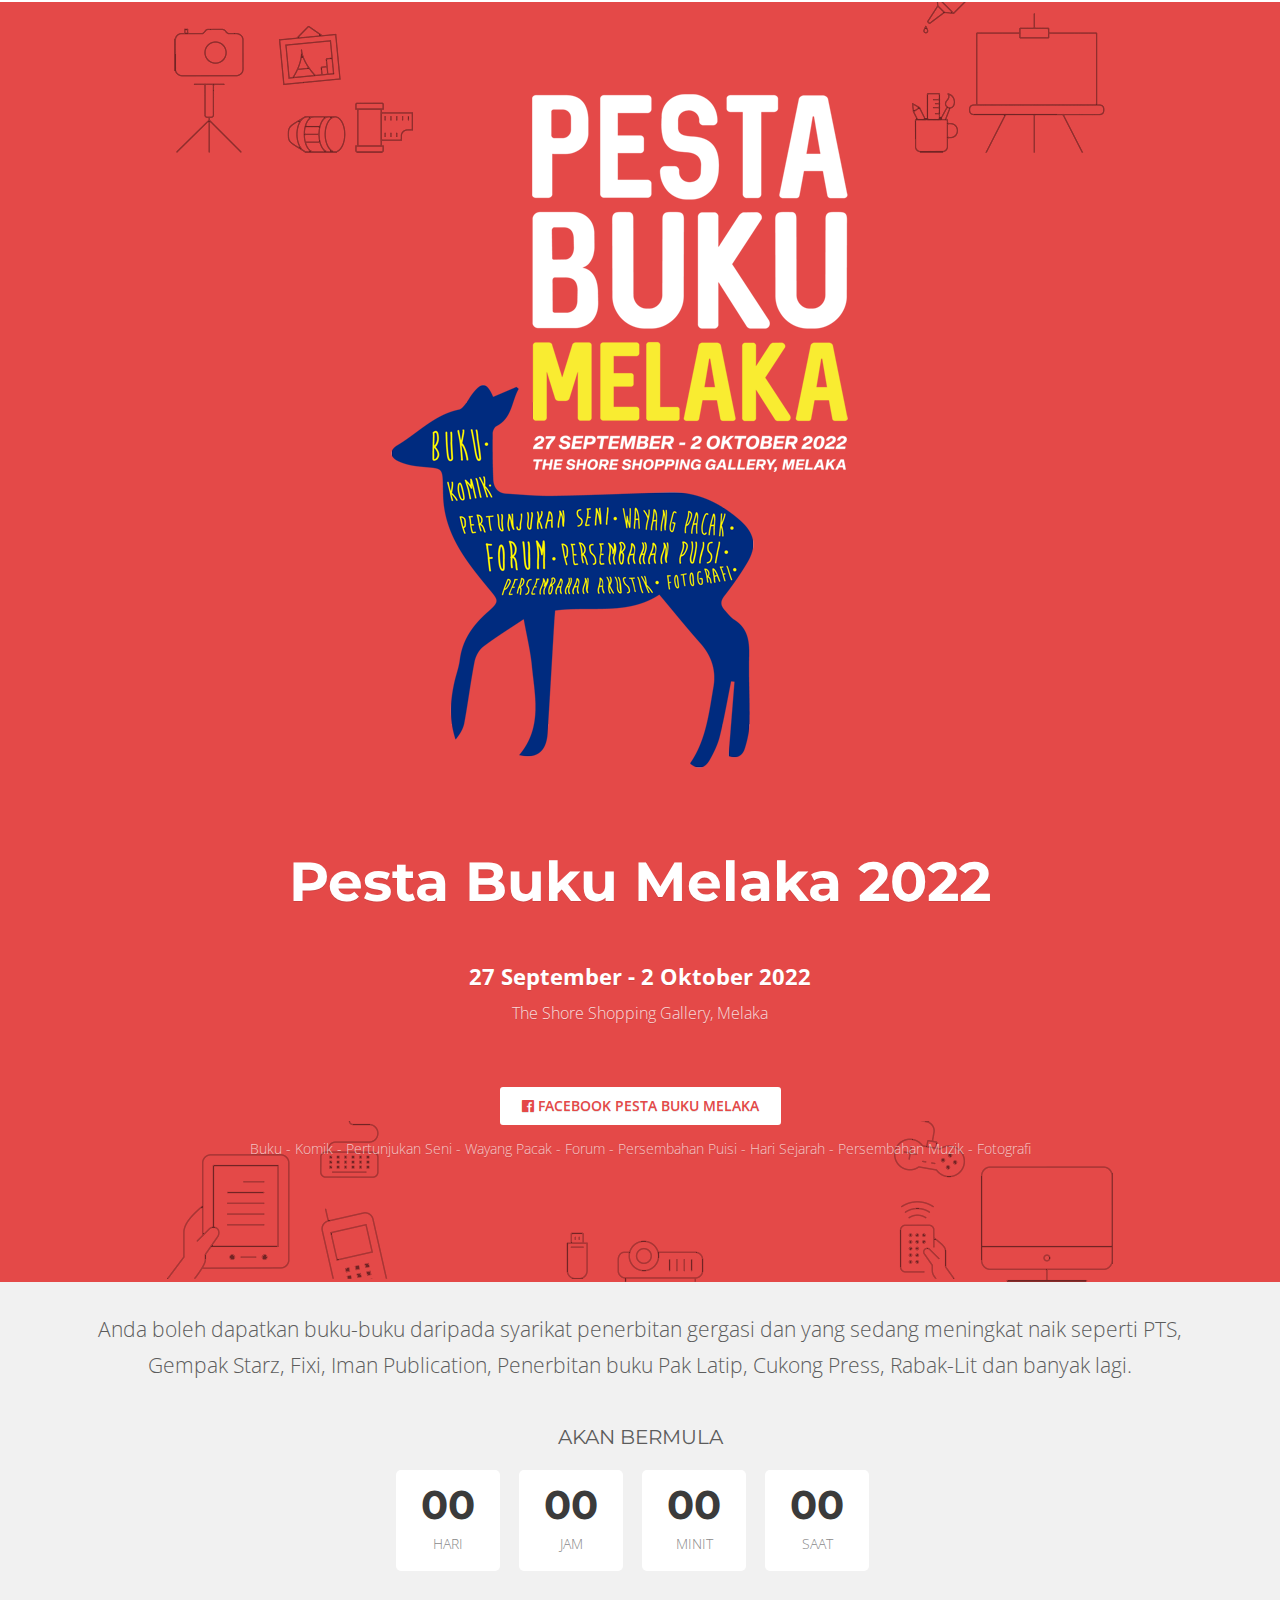
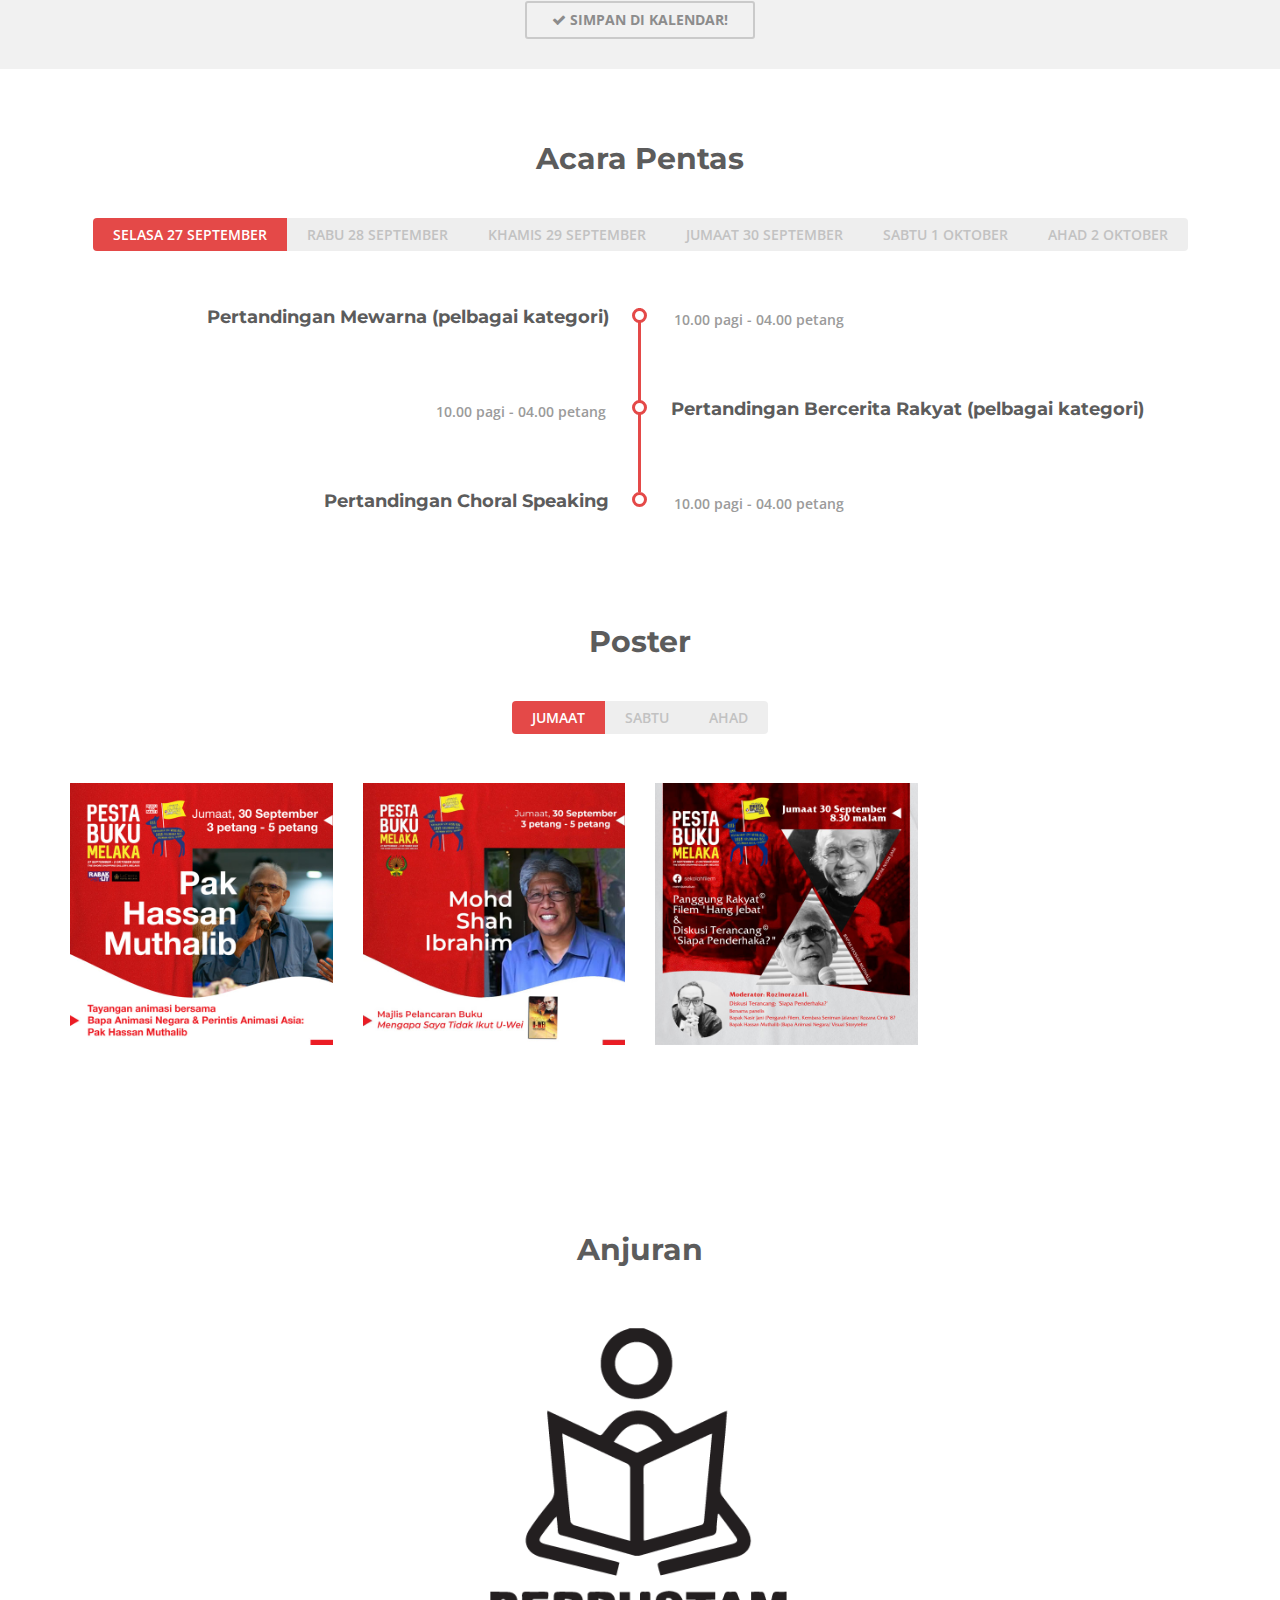
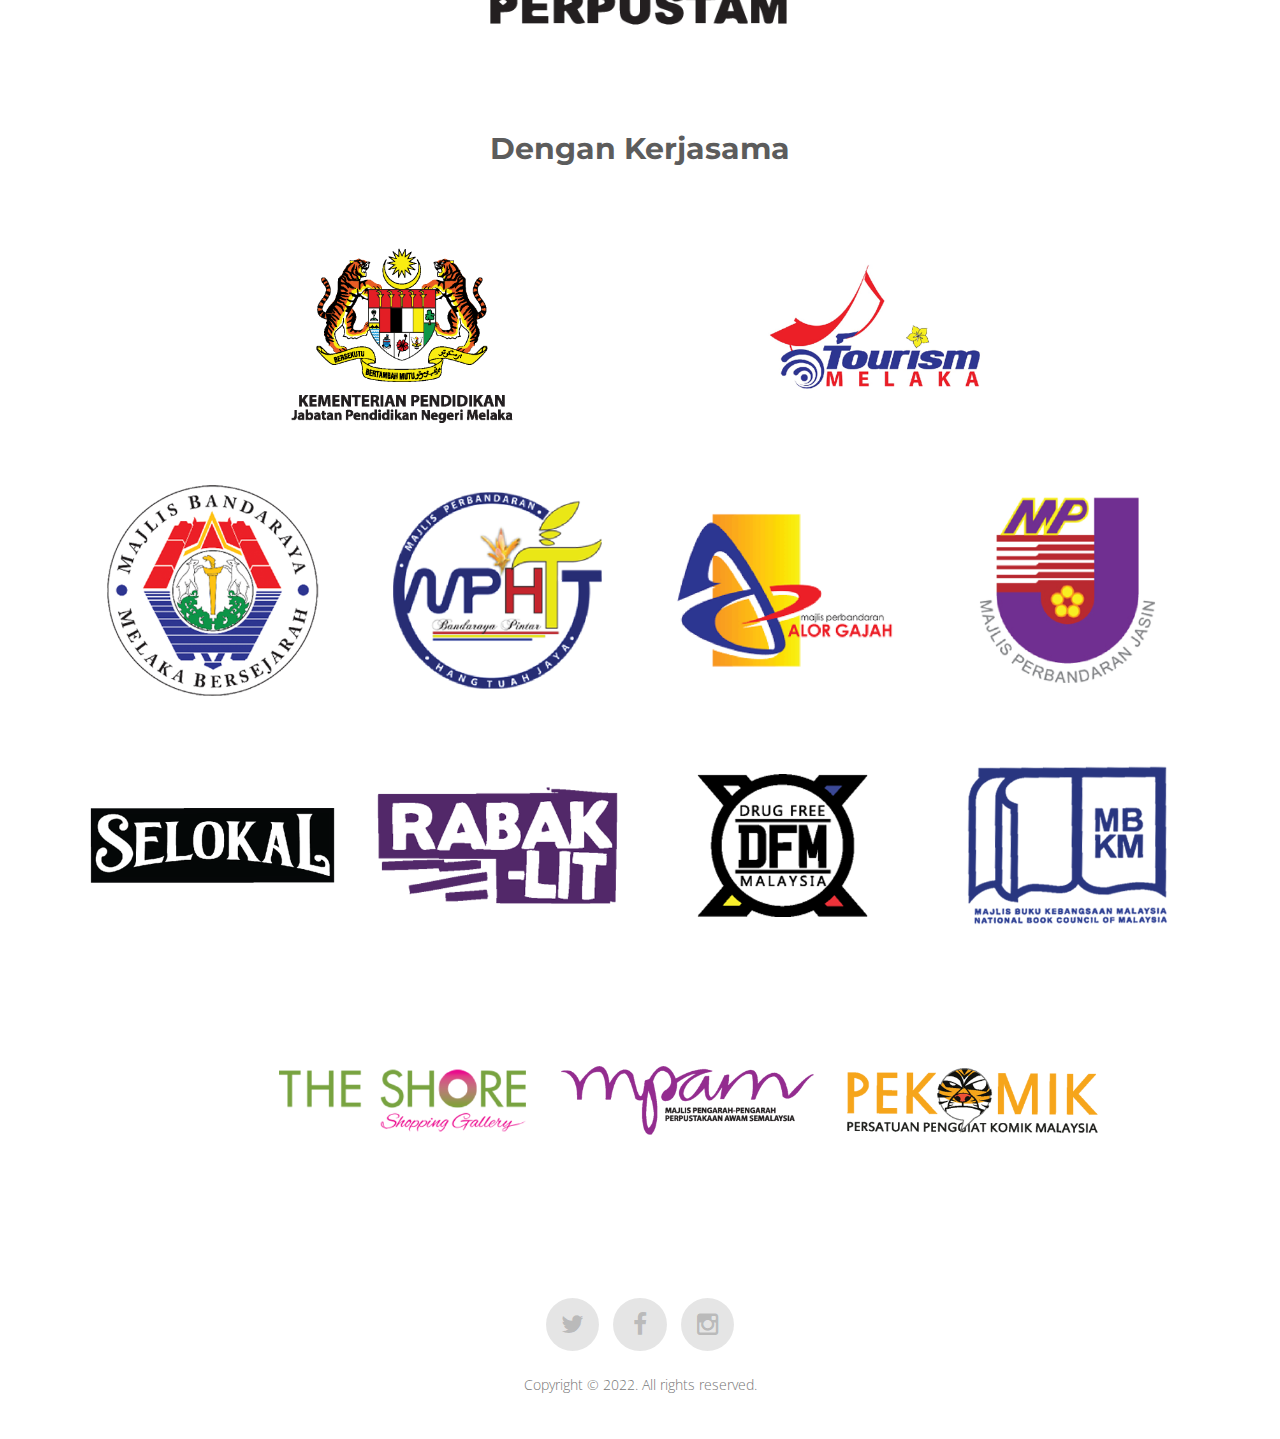
<file: pestabukumelaka/index.html>
<!DOCTYPE html>
<html lang="en">


<head>
    <meta charset="utf-8">
    <meta http-equiv="X-UA-Compatible" content="IE=edge">
    <meta name="viewport" content="width=device-width, initial-scale=1.0, maximum-scale=1.0, user-scalable=no">

    <!-- SEO -->
    <meta name="author" content="AkmalFadhil.com">
    <meta name="description" content="Buku, Seni, Komik, Wayang Pacak, Puisi, Sajak, Cosplay, Forum, Akustik, Fotografi">
    <meta name="keywords" content="buku, seni, komik, wayang pacak, puisi, sajak, cosplay, forum, akustik, fotografi">
	
	 <!-- Update your html tag to include the itemscope and itemtype attributes. -->
	<html itemscope itemtype="http://schema.org/Article">

	<!-- Place this data between the <head> tags of your website -->
	<meta name="description" content="Buku, Seni, Komik, Wayang Pacak, Puisi, Sajak, Cosplay, Forum, Akustik, Fotografi" />

	<!-- Schema.org markup for Google+ -->
	<meta itemprop="name" content="Pesta Buku Melaka 2022">
	<meta itemprop="description" content="Buku, Seni, Komik, Wayang Pacak, Puisi, Sajak, Cosplay, Forum, Akustik, Fotografi">
	<meta itemprop="image" content="images/pbm-cover.png">

	<!-- Twitter Card data -->
	<meta name="twitter:card" content="summary_large_image">
	<meta name="twitter:site" content="@rabaklit">
	<meta name="twitter:title" content="Pesta Buku Melaka 2022">
	<meta name="twitter:description" content="Buku, Seni, Komik, Wayang Pacak, Puisi, Sajak, Cosplay, Forum, Akustik, Fotografi">
	<meta name="twitter:creator" content="@alfadhilakmal">
	<!-- Twitter summary card with large image must be at least 280x150px -->
	<meta name="twitter:image:src" content="http://www.rabaklit.com/pestabukumelaka/images/pbm-cover.png">

	<!-- Open Graph data -->
	<meta property="og:title" content="Pesta Buku Melaka 2022" />
	<meta property="og:type" content="article" />
	<meta property="og:url" content="http://www.rabaklit.com/pestabukumelaka/" />
	<meta property="og:image" content="images/pbm-cover.png" />
	<meta property="og:description" content="Buku, Seni, Komik, Wayang Pacak, Puisi, Sajak, Cosplay, Forum, Akustik, Fotografi" />
	<meta property="og:site_name" content="Pesta Buku Melaka 2022" />
	<meta property="article:published_time" content="2022-08-17T05:59:00+01:00" />
	<meta property="article:modified_time" content="2022-08-16T19:08:47+01:00" />
	<meta property="article:section" content="Pesta buku" />
	<meta property="article:tag" content="bookfest" />
	<meta property="article:tag" content="perfomances" />
	<meta property="article:tag" content="music" />
	<meta property="article:tag" content="art" />
	<meta property="article:tag" content="exhibition" />
	<meta property="article:tag" content="indie pop" />
	<meta property="fb:admins" content="169019457043161" /> 

    <!-- Favicons -->
    <link rel="shortcut icon" href="images/favicon.png">

    <!-- Page Title -->
    <title>Pesta Buku Melaka</title>

    <!-- Bootstrap -->
    <link href="css/bootstrap.min.css" rel="stylesheet">

    <!-- Custom Google Font : Open Sans & Montserrat -->
    <link href='https://fonts.googleapis.com/css?family=Open+Sans:300,600' rel='stylesheet' type='text/css'>
    <link href='https://fonts.googleapis.com/css?family=Montserrat:400,700' rel='stylesheet' type='text/css'>

    <!-- Plugins -->
    <link href="css/plugins/animate.css" rel="stylesheet">
    <link href="css/plugins/slick.css" rel="stylesheet">
    <link href="css/plugins/magnific-popup.css" rel="stylesheet">
    <link href="css/plugins/font-awesome.css" rel="stylesheet">
    <link href="css/plugins/streamline-icons.css" rel="stylesheet">

    <!-- Event Style -->
    <link href="css/event.css" rel="stylesheet">

    <!-- Color Theme -->
    <!-- Options: green, purple, red, yellow, mint, blue, black  -->
    <link href="css/themes/red.css" rel="stylesheet">

    <!-- HTML5 shim and Respond.js for IE8 support of HTML5 elements and media queries -->
    <!-- WARNING: Respond.js doesn't work if you view the page via file:// -->
    <!--[if lt IE 9]>
  <script src="js/ie/respond.min.js"></script>
  <![endif]-->

    <!-- Modernizr -->
    <script src="js/modernizr.min.js"></script>
    <!-- Subtle Loading bar -->
    <script src="js/plugins/pace.js"></script>
</head>

<body class="animate-page" data-spy="scroll" data-target="#navbar" data-offset="100">
    <!--Preloader div-->
    <div class="preloader"></div>



    <header id="top" class="header">
        <div class="container">

            <div class="header_top-bg">
                <div class="logo">
                    <a href="#"><img class="img-responsive center-block" src="images/logo/pbm2022-logo-2.png" alt="Pesta Buku Melaka 2022"></a>
                </div>
            </div>

            <!-- <h3 class="headline-support wow fadeInDown">Buku - Komik - Pertunjukan Seni - Wayang Pacak - Forum - Persembahan Puisi - Hari Sejarah - Persembahan Muzik - Fotografi</h3> -->
            <h1 class="headline wow fadeInDown" data-wow-delay="0.1s">Pesta Buku Melaka 2022</h1>

            <div class="when_where wow fadeIn" data-wow-delay="0.4s">
                <p class="event_when">27 September - 2 Oktober 2022</p>
                <p class="event_where">The Shore Shopping Gallery, Melaka</p>
            </div>

            <div class="header_bottom-bg">
                <a target="_blank" class="btn btn-default btn-l wow zoomIn" data-wow-delay="0.3s" href="https://www.facebook.com/bangkitmelaka" ><i class="fa fa-facebook-official" aria-hidden="true"></i> Facebook Pesta Buku Melaka</a>
                <p class="cta_urgency wow fadeIn" data-wow-delay="0.5s"><small>Buku - Komik - Pertunjukan Seni - Wayang Pacak - Forum - Persembahan Puisi - Hari Sejarah - Persembahan Muzik - Fotografi</small></p>
            </div>

        </div>
        <!-- end .container -->
    </header>
    <!-- end .header -->

    <!-- 
     Highlight Section
     ====================================== -->

    <section class="highlight">

        <div class="container">
            <p class="lead text-center">Anda boleh dapatkan buku-buku daripada syarikat penerbitan gergasi dan yang sedang meningkat naik seperti PTS, Gempak Starz, Fixi, Iman Publication, Penerbitan buku Pak Latip, Cukong Press, Rabak-Lit dan banyak lagi.</p>

            <div class="countdown_wrap">

                <h6 class="countdown_title text-center">AKAN BERMULA</h6>

                <!-- Countdown JS for the Event Date Starts here.
				TIP: You can change your event time below in the Same Format.  -->

                <ul id="countdown" data-event-date="27 september 2022 11:00:00">
                    <li class="wow zoomIn" data-wow-delay="0s"> <span class="days">00</span>
                        <p class="timeRefDays">hari</p>
                    </li>
                    <li class="wow zoomIn" data-wow-delay="0.2s"> <span class="hours">00</span>
                        <p class="timeRefHours">jam</p>
                    </li>
                    <li class="wow zoomIn" data-wow-delay="0.4s"> <span class="minutes">00</span>
                        <p class="timeRefMinutes">minit</p>
                    </li>
                    <li class="wow zoomIn" data-wow-delay="0.6s"> <span class="seconds">00</span>
                        <p class="timeRefSeconds">saat</p>
                    </li>
                </ul>
            </div>
            <!-- end .countdown_wrap -->

            <div class="text-center">

                <!-- Add to Calendar Plugin. 
                     For Customization, Visit https://addtocalendar.com/ -->

                <span class="addtocalendar atc-style-theme">
					<a class="atcb-link"><i class="fa fa-check"> </i> Simpan di kalendar!</a>
					<var class="atc_event">
						<var class="atc_date_start">2022-09-27 11:00:00</var>
						<var class="atc_date_end">2022-10-02 18:00:00</var>
						<var class="atc_timezone">Kuala Lumpur, Malaysia</var>
						<var class="atc_title">Pesta Buku Melaka</var>
						<var class="atc_description">Buku - Komik - Pertunjukan Seni - Wayang Pacak - Forum - Persembahan Puisi - Hari Sejarah - Persembahan Muzik - Fotografi</var>
						<var class="atc_location">The Shore Shopping Gallery, Melaka</var>
						<var class="atc_organizer">Perbadanan Perpustakaan Awam Melaka (PERPUSTAM)</var>
					</var>
				</span>

            </div>

        </div>
        <!-- end .container -->

    </section>
    <!-- end section.highlight -->

	
    <!-- 
     Our Schedule
     ====================================== -->

    <section class="schedule" id="schedule">

        <div class="container">
            <div class="section-title wow fadeInUp">
                <h4>Acara Pentas</h4>
            </div>

            <div class="nav-center">
                <!-- Nav tabs -->
                <ul class="nav nav-pills" role="tablist" id="schedule-tabs">
                    <li role="presentation" class="active"><a href="#day1" aria-controls="day1" role="tab" data-toggle="tab">Selasa 27 September </a></li>
                    <li role="presentation"><a href="#day2" aria-controls="day2" role="tab" data-toggle="tab">Rabu 28 September </a></li>
                    <li role="presentation"><a href="#day3" aria-controls="day3" role="tab" data-toggle="tab">Khamis 29 September </a></li>
                    <li role="presentation"><a href="#day4" aria-controls="day4" role="tab" data-toggle="tab">Jumaat 30 September</a></li>
                    <li role="presentation"><a href="#day5" aria-controls="day5" role="tab" data-toggle="tab">Sabtu 1 Oktober</a></li>
                    <li role="presentation"><a href="#day6" aria-controls="day6" role="tab" data-toggle="tab">Ahad 2 Oktober</a></li>
                    <!-- <li role="presentation"><a href="#day3" aria-controls="messages" role="tab" data-toggle="tab">Day Three</a></li> -->
                </ul>

            </div>

            <!-- Tab panes -->
            <div class="tab-content">
                <div role="tabpanel" class="tab-pane active" id="day1">

                    <!-- ########## Schedule Timeline DAY 01 Starts ########### -->

                    <section class="timeline">
                        <div class="timeline-block">
                            <div class="timeline-bullet wow zoomIn" data-wow-delay="0s">
                            </div>
                            <!-- timeline-bullet -->

                            <div class="timeline-content">
                                <h2 class="wow flipInX" data-wow-delay="0.3s"> Pertandingan Mewarna (pelbagai kategori)</h2>
                                <span class="date wow flipInX" data-wow-delay="0.3s">10.00 pagi - 04.00 petang</span>
                            </div>
                            <!-- timeline-content -->
                        </div>
                        <!-- timeline-block -->
						
                        <div class="timeline-block">
                            <div class="timeline-bullet wow zoomIn" data-wow-delay="0s">

                            </div>
                            <!-- timeline-bullet -->

                            <div class="timeline-content">
                                <h2 class="wow flipInX" data-wow-delay="0.3s"> Pertandingan Bercerita Rakyat (pelbagai kategori)</h2>
                                <span class="date wow flipInX" data-wow-delay="0.3s">10.00 pagi - 04.00 petang</span>
                            </div>
                            <!-- timeline-content -->
                        </div>
						
                        <!-- timeline-block -->
                        <div class="timeline-block">
                            <div class="timeline-bullet wow zoomIn" data-wow-delay="0s">
                            </div>
                            <!-- timeline-bullet -->

                            <div class="timeline-content">
                                <h2 class="wow flipInX" data-wow-delay="0.3s"> Pertandingan Choral Speaking</h2>
                                <span class="date wow flipInX" data-wow-delay="0.3s">10.00 pagi - 04.00 petang</span>
                            </div>
                            <!-- timeline-content -->
                        </div>
                        <!-- timeline-block -->

                    </section>
                    <!-- timeline -->

                    <!-- ########### End Schedule Timeline  DAY 01  ########### -->

                </div>
				
                <div role="tabpanel" class="tab-pane" id="day2">

                    <!-- ########## Schedule Timeline DAY 02 Starts ########### -->

                    <section class="timeline">
                        <div class="timeline-block">
                            <div class="timeline-bullet wow zoomIn" data-wow-delay="0s">
                            </div>
                            <!-- timeline-bullet -->

                            <div class="timeline-content">
                                <h2 class="wow flipInX" data-wow-delay="0.3s"> Pertandingan Mewarna (pelbagai kategori)</h2>
                                <span class="date wow flipInX" data-wow-delay="0.3s">10.00 pagi - 04.00 petang</span>
                            </div>
                            <!-- timeline-content -->
                        </div>
                        <!-- timeline-block -->
						
                        <div class="timeline-block">
                            <div class="timeline-bullet wow zoomIn" data-wow-delay="0s">

                            </div>
                            <!-- timeline-bullet -->

                            <div class="timeline-content">
                                <h2 class="wow flipInX" data-wow-delay="0.3s"> Pertandingan Bercerita Rakyat (pelbagai kategori)</h2>
                                <span class="date wow flipInX" data-wow-delay="0.3s">10.00 pagi - 04.00 petang</span>
                            </div>
                            <!-- timeline-content -->
                        </div>
						
                        <!-- timeline-block -->
                        <div class="timeline-block">
                            <div class="timeline-bullet wow zoomIn" data-wow-delay="0s">
                            </div>
                            <!-- timeline-bullet -->

                            <div class="timeline-content">
                                <h2 class="wow flipInX" data-wow-delay="0.3s"> Pertandingan Choral Speaking</h2>
                                <span class="date wow flipInX" data-wow-delay="0.3s">10.00 pagi - 04.00 petang</span>
                            </div>
                            <!-- timeline-content -->
                        </div>
                        <!-- timeline-block -->
						
                    </section>
                    <!-- timeline -->

                    <!-- ########### End Schedule Timeline  DAY 02  ########### -->

                </div>
                <div role="tabpanel" class="tab-pane" id="day3">

                    <!-- ########## Schedule Timeline DAY 03 Starts ########### -->

                    <section class="timeline">

                        <div class="timeline-block">
                            <div class="timeline-bullet wow zoomIn" data-wow-delay="0s">
                            </div>
                            <!-- timeline-bullet -->

                            <div class="timeline-content">
                                <h2 class="wow flipInX" data-wow-delay="0.3s"> Pertandingan Mewarna (pelbagai kategori)</h2>
                                <span class="date wow flipInX" data-wow-delay="0.3s">10.00 pagi - 04.00 petang</span>
                            </div>
                            <!-- timeline-content -->
                        </div>
                        <!-- timeline-block -->
						
                        <div class="timeline-block">
                            <div class="timeline-bullet wow zoomIn" data-wow-delay="0s">

                            </div>
                            <!-- timeline-bullet -->

                            <div class="timeline-content">
                                <h2 class="wow flipInX" data-wow-delay="0.3s"> Pertandingan Bercerita Rakyat (pelbagai kategori)</h2>
                                <span class="date wow flipInX" data-wow-delay="0.3s">10.00 pagi - 04.00 petang</span>
                            </div>
                            <!-- timeline-content -->
                        </div>
                        <!-- timeline-block -->
						
                        <div class="timeline-block">
                            <div class="timeline-bullet wow zoomIn" data-wow-delay="0s">
                            </div>
                            <!-- timeline-bullet -->

                            <div class="timeline-content">
                                <h2 class="wow flipInX" data-wow-delay="0.3s"> Pertandingan Choral Speaking</h2>
                                <span class="date wow flipInX" data-wow-delay="0.3s">10.00 pagi - 04.00 petang</span>
                            </div>
                            <!-- timeline-content -->
                        </div>
                        <!-- timeline-block -->
						
                    </section>
                    <!-- timeline -->

                    <!-- ########### End Schedule Timeline  DAY 03  ########### -->

                </div>
                <div role="tabpanel" class="tab-pane" id="day4">

                    <!-- ########## Schedule Timeline DAY 04 Starts ########### -->

                    <section class="timeline">						
						<div class="timeline-block">
                            <div class="timeline-bullet">
                            </div>
                            <!-- timeline-bullet -->
                            <div class="timeline-content">
                                <h2> Pelancaran Buku DBP: Mengapa Saya Tidak Ikut U-Wei</h2>
                                <span class="date">03.00 - 04.00 petang</span>
                            </div>
                            <!-- timeline-content -->
                        </div>
                        <!-- timeline-block -->
						
						<div class="timeline-block">
                            <div class="timeline-bullet">
                            </div>
                            <!-- timeline-bullet -->

                            <div class="timeline-content">
                                <h2> Tayangan Filem Animasi: Silat Lagenda (Lokasi di Tingkat 1)</h2>
                                <span class="date">03.00 - 04.00 petang</span>
                            </div>
                            <!-- timeline-content -->
                        </div>
                        <!-- timeline-block -->
						
						<div class="timeline-block">
                            <div class="timeline-bullet">
                            </div>
                            <!-- timeline-bullet -->

                            <div class="timeline-content">
                                <h2> Tayangan Filem Hang Jebat bersama Pak Hassan &amp; Pak Nasir Jani (Lokasi di Tingkat 1)</h2>
                                <span class="date">08.00 - 11.00 malam</span>
                            </div>
                            <!-- timeline-content -->
                        </div>
                        <!-- timeline-block -->
						
                    </section>
                    <!-- timeline -->

                    <!-- ########### End Schedule Timeline  DAY 04  ########### -->

                </div>
                <div role="tabpanel" class="tab-pane" id="day5">

                    <!-- ########## Schedule Timeline  DAY 05 Starts ########### -->
                    <section class="timeline">
                        
						<div class="timeline-block">
                            <div class="timeline-bullet">
                            </div>
                            <!-- timeline-bullet -->

                            <div class="timeline-content">
                                <h2>Bicara Kartunis Majalah Ujang</h2>
                                <p class="wow flipInX" data-wow-delay="0.3s">Lambok &amp; Sireh</p>
                                <span class="date">12.00 tengahari - 01.00 petang</span>
                            </div>
                            <!-- timeline-content -->
                        </div>
                        <!-- timeline-block -->
                        
						<div class="timeline-block">
                            <div class="timeline-bullet">
                            </div>
                            <!-- timeline-bullet -->

                            <div class="timeline-content">
                                <h2><em>Sensory & Speech Delay By GymCademy</em></h2>
                                <p class="wow flipInX" data-wow-delay="0.3s">OT Aisyah Rozali (GymCademy)</p>
                                <span class="date">01.00 - 02.00 petang</span>
                            </div>
                            <!-- timeline-content -->
                        </div>
                        <!-- timeline-block -->

                        <div class="timeline-block">
                            <div class="timeline-bullet">

                            </div>
                            <!-- timeline-bullet -->

                            <div class="timeline-content">
                                <h2>Persembahan 'puisi & muzik' bersama Fazleena & The Lasykar</h2>
                                <p class="wow flipInX" data-wow-delay="0.3s">Fazleena & The Lasykar</p>
                                <span class="date">02.00 - 03.00 petang</span>
                            </div>
                            <!-- timeline-content -->
                        </div>
                        <!-- timeline-block -->

                        <div class="timeline-block">
                            <div class="timeline-bullet">

                            </div>
                            <!-- timeline-bullet -->

                            <div class="timeline-content">
                                <h2>Puisi Tidak Mati bersama:</h2>
                                <p class="wow flipInX" data-wow-delay="0.3s">Pyanhabib, Daniyal Kadir, Datuk Zurinah Hassan, Yazid Hamzah, Arief Mustafa</p>
                                <span class="date">03.00 - 04.00 petang</span>
                            </div>
                            <!-- timeline-content -->
                        </div>
                        <!-- timeline-block -->

                        <div class="timeline-block">
                            <div class="timeline-bullet wow zoomIn" data-wow-delay="0s">
                            </div>
                            <!-- timeline-bullet -->

                            <div class="timeline-content">
                                <h2 class="wow flipInX" data-wow-delay="0.3s">Persembahan Puisi dan Muzik dari Band Miura</h2>
                                <p class="wow flipInX" data-wow-delay="0.3s">Band Miura</p>
                                <span class="date wow flipInX" data-wow-delay="0.3s">04.00 - 05.00 petang</span>
                            </div>
                            <!-- timeline-content -->
                        </div>
                        <!-- timeline-block -->
						
                        <div class="timeline-block">
                            <div class="timeline-bullet wow zoomIn" data-wow-delay="0s">
                            </div>
                            <!-- timeline-bullet -->
                            <div class="timeline-content">
                                <h2 class="wow flipInX" data-wow-delay="0.3s">Kartun, Komik &amp; Animasi</h2>
                                <p class="wow flipInX" data-wow-delay="0.3s">Ronasina (Bekas editor Majalah Gila-Gila)</p>
                                <p class="wow flipInX" data-wow-delay="0.3s">Pak Hassan Muthalib (Bapa Animasi Negara &amp; Perintis Animasi Asia)</p>
                                <span class="date wow flipInX" data-wow-delay="0.3s">05.00 - 06.00 petang</span>
                            </div>
                            <!-- timeline-content -->
                        </div>
                        <!-- timeline-block -->

                        <div class="timeline-block">
                            <div class="timeline-bullet wow zoomIn" data-wow-delay="0s">

                            </div>
                            <!-- timeline-bullet -->

                            <div class="timeline-content">
                                <h2 class="wow flipInX" data-wow-delay="0.3s">Harmonika-wan</h2>
                                <p class="wow flipInX" data-wow-delay="0.3s">Ninja Seni x Pak Ito (Blues Gang)</p>
                                <span class="date wow flipInX" data-wow-delay="0.3s">06.00 - 07.00 petang</span>
                            </div>
                            <!-- timeline-content -->
                        </div>
                        <!-- timeline-block -->
						
						<div class="timeline-block">
                            <div class="timeline-bullet">
                            </div>
                            <!-- timeline-bullet -->

                            <div class="timeline-content">
                                <h2> Tayangan Filem Independent bersama Daniyal Kadir</h2>
                                <p class="wow flipInX" data-wow-delay="0.3s">Filem 1: Ke Mana Hilangnya Cinta</p>
                                <p class="wow flipInX" data-wow-delay="0.3s">Filem 2: Karaoke</p>
                                <span class="date">08.30 - 10.00 malam</span>
                            </div>
                            <!-- timeline-content -->
                        </div>
                        <!-- timeline-block -->
						
                    </section>
                    <!-- timeline -->
                    <!-- ########### End Schedule Timeline  DAY 05 ########### -->

                </div>
				<div role="tabpanel" class="tab-pane" id="day6">

                    <!-- ########## Schedule Timeline  DAY 06 Starts ########### -->
                    <section class="timeline">
						
                        <div class="timeline-block">
                            <div class="timeline-bullet">
                            </div>
                            <!-- timeline-bullet -->

                            <div class="timeline-content">
                                <h2>Bual Bicara Bersama Sasterawan Negara</h2>
                                <p class="wow flipInX" data-wow-delay="0.3s">Datuk Zurinah Hassan</p>
                                <span class="date">11.00 pagi - 1.00 petang</span>
                            </div>
                            <!-- timeline-content -->
                        </div>
                        <!-- timeline-block -->
						
                        <div class="timeline-block">
                            <div class="timeline-bullet">
                            </div>
                            <!-- timeline-bullet -->
                            <div class="timeline-content">
                                <h2>Pelancaran Buku Enrique De Melaka</h2>
                                <p class="wow flipInX" data-wow-delay="0.3s">Abdul Latip Talib</p>
                                <span class="date">01.00 - 02.00 petang </span>
                            </div>
                            <!-- timeline-content -->
                        </div>
                        <!-- timeline-block -->
						
                        <div class="timeline-block">
                            <div class="timeline-bullet">
                            </div>
                            <!-- timeline-bullet -->
                            <div class="timeline-content">
                                <h2>Dialog Persuratan Selatan: Membaca Sejarah Menjejak Ibrah</h2>
                                <p class="wow flipInX" data-wow-delay="0.3s">Prof Madya Dr Mohd bin Samsudin &amp; Encik Faiq bin Shaf'i</p>
                                <span class="date">02.00 - 03.00 petang</span>
                            </div>
                            <!-- timeline-content -->
                        </div>
                        <!-- timeline-block -->
						
                        <div class="timeline-block">
                            <div class="timeline-bullet">

                            </div>
                            <!-- timeline-bullet -->

                            <div class="timeline-content">
                                <h2>Bicara Sejarah Melaka dan Naning, bersama:</h2>
                                <p class="wow flipInX" data-wow-delay="0.3s"><strong><em>Muhammad Suhaili: Dua Hadiah Dinasti Ming yang mengangkat kedaulatan Melaka</p>
                                <p class="wow flipInX" data-wow-delay="0.3s">Mohd Amiruddin Md Nor: Ekonomi di Pelabuhan dan Empayar Melaka</p>
                                <p class="wow flipInX" data-wow-delay="0.3s">Penghulu Ali: Melaka Sebagai Kuasa Besar Maritim</em></strong></p>
                                <span class="date">03.00 - 04.30 petang</span>
                            </div>
                            <!-- timeline-content -->
                        </div>
                        <!-- timeline-block -->

                    </section>
                    <!-- timeline -->
                    <!-- ########### End Schedule Timeline  DAY 06 ########### -->

                </div>
                <!-- <div role="tabpanel" class="tab-pane" id="day3">..33333.</div> -->
            </div>

        </div>
        <!-- end .container -->

    </section>
    <!-- end section.schedule -->

    <!-- 
     What to Expect : Benefits
     ====================================== -->

    <!-- TODO: Change Icons to Fonts for better theming. -->

    <!-- <section class="benefits"> -->

        <!-- <div class="container"> -->
            <!-- <div class="section-title wow fadeInUp"> -->
                <!-- <h4>Pelbagai Aktiviti Menarik</h4> -->
            <!-- </div> -->
            <!-- <div class="row"> -->
                <!-- <div class="col-md-10 col-md-offset-1"> -->

                    <!-- <div class="row"> -->
                        <!-- <div class="col-sm-6"> -->
                            <!-- <div class="benefit-item wow fadeInRight"> -->
                                <!-- <div class="benefit-icon"><i class="icon icon-armchair-chair-streamline"> </i></div> -->
                                <!-- <h6 class="benefit-title">Meet & Greet</h6> -->
                                <!-- <p>Perjumpaan penulis, Pantai Timur khususnya</p> -->
                            <!-- </div> -->
                        <!-- </div> -->
                        <!-- <div class="col-sm-6"> -->
                            <!-- <div class="benefit-item wow fadeInLeft"> -->
                                <!-- <div class="benefit-icon"> <i class="icon icon-paint-bucket-streamline"> </i></div> -->
                                <!-- <h6 class="benefit-title">Pertunjukan</h6> -->
                                <!-- <p>Pertunjukkan ciptaan seni dan kreatif</p> -->
                            <!-- </div> -->
                        <!-- </div> -->
                        <!-- <div class="col-sm-6"> -->
                            <!-- <div class="benefit-item wow fadeInRight"> -->
                                <!-- <div class="benefit-icon"> <i class="icon icon-micro-record-streamline"> </i></div> -->
                                <!-- <h6 class="benefit-title">Persembahan</h6> -->
                                <!-- <p>Persembahan artis dan band indie</p> -->
                            <!-- </div> -->
                        <!-- </div> -->
                        <!-- <div class="col-sm-6"> -->
                            <!-- <div class="benefit-item wow fadeInLeft"> -->
                                <!-- <div class="benefit-icon"> <i class="icon icon-streamline-umbrella-weather"> </i></div> -->
                                <!-- <h6 class="benefit-title">Santai</h6> -->
                                <!-- <p>Perkhemahan di pantai</p> -->
                            <!-- </div> -->
                        <!-- </div> -->
                        <!-- <div class="col-sm-6"> -->
                            <!-- <div class="benefit-item wow fadeInRight"> -->
                                <!-- <div class="benefit-icon"> <i class="icon icon-magic-magic-wand-streamline"> </i></div> -->
                                <!-- <h6 class="benefit-title">Seni</h6> -->
                                <!-- <p>Pertunjukkan wayang pacak</p> -->
                            <!-- </div> -->
                        <!-- </div> -->
                        <!-- <div class="col-sm-6"> -->
                            <!-- <div class="benefit-item wow fadeInLeft"> -->
                                <!-- <div class="benefit-icon"> <i class="icon icon-bubble-love-streamline-talk"> </i></div> -->
                                <!-- <h6 class="benefit-title">Tradisi</h6> -->
                                <!-- <p>Tarian dan mini teater dari Senandung Anak Pahang</p> -->
                            <!-- </div> -->
                        <!-- </div> -->
                        <!-- <div class="col-sm-6"> -->
                            <!-- <div class="benefit-item wow fadeInRight"> -->
                                <!-- <div class="benefit-icon"> <i class="icon icon-music-note-streamline"> </i></div> -->
                                <!-- <h6 class="benefit-title">Busker</h6> -->
                                <!-- <p>Busker dan puisi bersama Kuantan</p> -->
                            <!-- </div> -->
                        <!-- </div> -->
                        <!-- <div class="col-sm-6"> -->
                            <!-- <div class="benefit-item wow fadeInLeft"> -->
                                <!-- <div class="benefit-icon"><i class="icon icon-book-read-streamline"> </i></div> -->
                                <!-- <h6 class="benefit-title">Buku</h6> -->
                                <!-- <p>Jualan buku baru terbit dan jualan buku buang harga mahal tukar menjadi murah</p> -->
                            <!-- </div> -->
                        <!-- </div> -->
                    <!-- </div> -->

                <!-- </div> -->
            <!-- </div> -->

        <!-- </div> -->
        <!-- <!-- end .container --> 
    <!-- </section> -->
    <!-- end section.benefits -->

    <!-- 
     Footer Call to Action
     ====================================== 

    <section class="footer-action">

        <div class="container">

            <h4 class="headline-support wow fadeInDown">Anda Berbakat?</h4>
            <h2 class="headline wow fadeInDown" data-wow-delay="0.1s">Datang dan bentangkan idea anda kepada MyCreative Ventures di acara Kuantan Bangkit 2019</h2>

            <div class="footer_bottom-bg">
                <a href="http://rabaklit.com/mycreative-ventures-sdn-bhd/" target="_blank" class="btn btn-success btn-lg wow zoomIn" data-wow-delay="0.3s" href="#" data-toggle="modal" >Kenali MyCreative Ventures</a>
            </div>

        </div>

    </section>-->
    <!-- end section.footer-action -->
	
	<!-- 
     Gallery
     ====================================== -->

    <section class="gallery" id="gallery">
        <div class="container">
            <div class="section-title">
                <h4>Poster</h4>
            </div>

            <div class="nav-center bottom-space-lg">
                <!-- Nav tabs -->
                <ul class="nav nav-pills" role="tablist">
                    <li role="presentation" class="active"><a href="#acara-jumaat" aria-controls="acara-jumaat" role="tab" data-toggle="tab">Jumaat</a></li>
                    <li role="presentation"><a href="#acara-sabtu" aria-controls="acara-sabtu" role="tab" data-toggle="tab">Sabtu</a></li>
                    <li role="presentation"><a href="#acara-ahad" aria-controls="acara-ahad" role="tab" data-toggle="tab">Ahad</a></li>
                </ul>

            </div>

            <!-- Tab panes -->
            <div class="tab-content">
                <div role="tabpanel" class="tab-pane active" id="acara-jumaat">

                    <div class="popup-gallery">

                        <div class="row">

                            <div class="col-xs-6 col-md-4 col-lg-3">
                                <a href="images/acara/1.jpg" title=""><img src="images/acara/thumb/1.jpg" alt="THhassan Muthalib" class="img-responsive wow fadeIn"></a>
                            </div>
                            <div class="col-xs-6 col-md-4 col-lg-3">
                                <a href="images/acara/2.jpg" title=""><img src="images/acara/thumb/2.jpg" alt="Mengapa Saya Tidak Ikut U-Wei, Mohd Shah Ibrahim" class="img-responsive wow fadeIn"></a>
                            </div>
                            <div class="col-xs-6 col-md-4 col-lg-3">
                                <a href="images/acara/3.jpg" title=""><img src="images/acara/thumb/3.jpg" alt="Filem Hang Jebat, Diskusi Terancang: Siapa Penderhaka?" class="img-responsive wow fadeIn"></a>
                            </div>
                        </div>
                        <!-- end .row -->

                    </div>
                    <!-- end .popup-gallery -->
                </div>
                <!-- end .tabpanel -->

				<div role="tabpanel" class="tab-pane" id="acara-sabtu">
					<div class="popup-gallery">

                        <div class="row">
                            <div class="col-xs-6 col-md-4 col-lg-3">
                                <a href="images/acara/4.jpg" title=""><img src="images/acara/thumb/4.jpg" alt="Sensory Speech Delay by GymCademy" class="img-responsive wow fadeIn"></a>
                            </div>
                            <div class="col-xs-6 col-md-4 col-lg-3">
                                <a href="images/acara/5.jpg" title=""><img src="images/acara/thumb/5.jpg" alt="Fazleena The Lasyskar" class="img-responsive wow fadeIn"></a>
                            </div>
                            <div class="col-xs-6 col-md-4 col-lg-3">
                                <a href="images/acara/6.jpg" title=""><img src="images/acara/thumb/6.jpg" alt="Puisi Tidak Mati" class="img-responsive wow fadeIn"></a>
                            </div>
                            <div class="col-xs-6 col-md-4 col-lg-3">
                                <a href="images/acara/7.jpg" title=""><img src="images/acara/thumb/7.jpg" alt="Ronasina x Pak Hassan Muthalib" class="img-responsive wow fadeIn"></a>
                            </div>
                            <div class="col-xs-6 col-md-4 col-lg-3">
                                <a href="images/acara/8.jpg" title=""><img src="images/acara/thumb/8.jpg" alt="Band Miura" class="img-responsive wow fadeIn"></a>
                            </div>
                            <div class="col-xs-6 col-md-4 col-lg-3">
                                <a href="images/acara/9.jpg" title=""><img src="images/acara/thumb/9.jpg" alt="Ninja Seni x Ito Mohd" class="img-responsive wow fadeIn"></a>
                            </div>
                            <div class="col-xs-6 col-md-4 col-lg-3">
                                <a href="images/acara/10.jpg" title=""><img src="images/acara/thumb/10.jpg" alt="Tayangan Filem bersama Danial Kadir" class="img-responsive wow fadeIn"></a>
                            </div>
                        </div>
                        <!-- end .row -->

                    </div>
                    <!-- end .popup-gallery -->
			  
                </div>
				
                 <!-- // end tab-pane -->
				<div role="tabpanel" class="tab-pane" id="acara-ahad">
					<div class="popup-gallery">

                        <div class="row">
                            <div class="col-xs-6 col-md-4 col-lg-3">
                                <a href="images/acara/11.jpg" title=""><img src="images/acara/thumb/11.jpg" alt="Zurinah Hassan x Siti Raihani" class="img-responsive wow fadeIn"></a>
                            </div>
                            <div class="col-xs-6 col-md-4 col-lg-3">
                                <a href="images/acara/12.jpg" title=""><img src="images/acara/thumb/12.jpg" alt="Abdul Latip Talib, Enrique De Melaka." class="img-responsive wow fadeIn"></a>
                            </div>
                            <div class="col-xs-6 col-md-4 col-lg-3">
                                <a href="images/acara/13.jpg" title=""><img src="images/acara/thumb/13.jpg" alt="Membaca Sejarah Menjejak Ibrah." class="img-responsive wow fadeIn"></a>
                            </div>
                            <div class="col-xs-6 col-md-4 col-lg-3">
                                <a href="images/acara/14.jpg" title=""><img src="images/acara/thumb/14.jpg" alt="Bicara sejarah Melaka - Kening" class="img-responsive wow fadeIn"></a>
                            </div>
                        </div>
                        <!-- end .row -->

                    </div>
                    <!-- end .popup-gallery -->
			  
                </div>
                 <!-- // end tab-pane -->
        </div>
        <!-- end .tab-content -->

        </div>
        <!-- end .container -->
    </section>
    <!-- end section.gallery -->


    <!-- 
     Our Sponsors
     ====================================== -->

    <section class="sponsors" id="sponsors" style="padding: 30px 0;">

        <div class="container">
            <div class="section-title wow fadeInUp">
                <h4>Anjuran</h4>
            </div>

			<div class="col-sm-4 col-sm-offset-4"><img src="images/penganjur/perpustam.png" class="img-responsive center-block" alt="sponsor"> </div>
        </div>
		
        <div class="container">
            <div class="section-title wow fadeInUp">
                <h4>Dengan Kerjasama</h4>
            </div>

			<div class="col-sm-3 col-sm-offset-2"><img src="images/penganjur/jabatan-pendidikan.png" class="img-responsive center-block" alt="sponsor"> </div>
			<div class="col-sm-3 col-sm-offset-2"><img src="images/penganjur/tourism-melaka.png" class="img-responsive center-block" alt="sponsor"></div>
			<div class="col-sm-3"><img src="images/penganjur/majlis-bandaran-melaka.png" class="img-responsive center-block" alt="sponsor"></div>
			<div class="col-sm-3"><img src="images/penganjur/mpht.png" class="img-responsive center-block" alt="sponsor"></div>
			<div class="col-sm-3"><img src="images/penganjur/majlis-perbandaran-alor-gajah.png" class="img-responsive center-block" alt="sponsor"> </div>
			<div class="col-sm-3"><img src="images/penganjur/majlis-perbandaran-jasin.png" class="img-responsive center-block" alt="sponsor"></div>
			<div class="col-sm-3"><img src="images/penganjur/selokal.png" class="img-responsive center-block" alt="sponsor"> </div>
			<div class="col-sm-3"><img src="images/penganjur/rabak-lit.png" class="img-responsive center-block" alt="sponsor"></div>
			<div class="col-sm-3"><img src="images/penganjur/drug-free-malaysia.png" class="img-responsive center-block" alt="sponsor"></div>
			<div class="col-sm-3"><img src="images/penganjur/mbkm.png" class="img-responsive center-block" alt="sponsor"></div>
			<div class="col-sm-3 col-sm-offset-2"><img src="images/penganjur/the-shore.png" class="img-responsive center-block" alt="sponsor"></div>
			<div class="col-sm-3"><img src="images/penganjur/mpam.png" class="img-responsive center-block" alt="sponsor"></div>
			<div class="col-sm-3"><img src="images/penganjur/pekomik.png" class="img-responsive center-block" alt="sponsor"></div>
			
        </div>
        <!-- end .container -->
    </section>
    <!-- end section.sponsors -->

    <footer>

        <div class="social-icons">
            <a href="https://twitter.com/rabaklit" class="wow zoomIn"> <i class="fa fa-twitter"></i> </a>
            <a href="https://www.facebook.com/rabaklit/" class="wow zoomIn" data-wow-delay="0.2s"> <i class="fa fa-facebook"></i> </a>
            <a href="https://www.instagram.com/rabaklit/" class="wow zoomIn" data-wow-delay="0.4s"> <i class="fa fa-instagram"></i> </a>
        </div>
        <p> <small class="text-muted">Copyright © 2022. All rights reserved.</small></p>

    </footer>

    <a href="#top" class="back_to_top"><img src="images/back_to_top.png" alt="back to top"></a>

    <!-- 
     Javascripts : Nerd Stuff :)
     ====================================== -->

    <!-- jQuery Library -->
    <script src="js/jquery.min.js"></script>

    <!-- Bootstrap JS -->
    <script src="js/bootstrap.min.js"></script>

    <!-- 3rd party Plugins -->
    <script src="js/plugins/countdown.js"></script>
    <script src="js/plugins/wow.js"></script>
    <script src="js/plugins/slick.js"></script>
    <script src="js/plugins/magnific-popup.js"></script>
    <script src="js/plugins/validate.js"></script>
    <script src="js/plugins/appear.js"></script>
    <script src="js/plugins/count-to.js"></script>
    <script src="js/plugins/nicescroll.js"></script>

    <!-- Google Map -->
    <script src="http://maps.google.com/maps/api/js?sensor=false"></script>
    <script src="js/plugins/infobox.js"></script>
    <script src="js/plugins/google-map.js"></script>
    <script src="js/plugins/directions.js"></script>

    <!-- JS Includes -->
    <script src="js/includes/subscribe.js"></script>
    <script src="js/includes/contact_form.js"></script>

    <!-- Main Script -->
    <script src="js/main.js"></script>

</body>

</html>
</file>
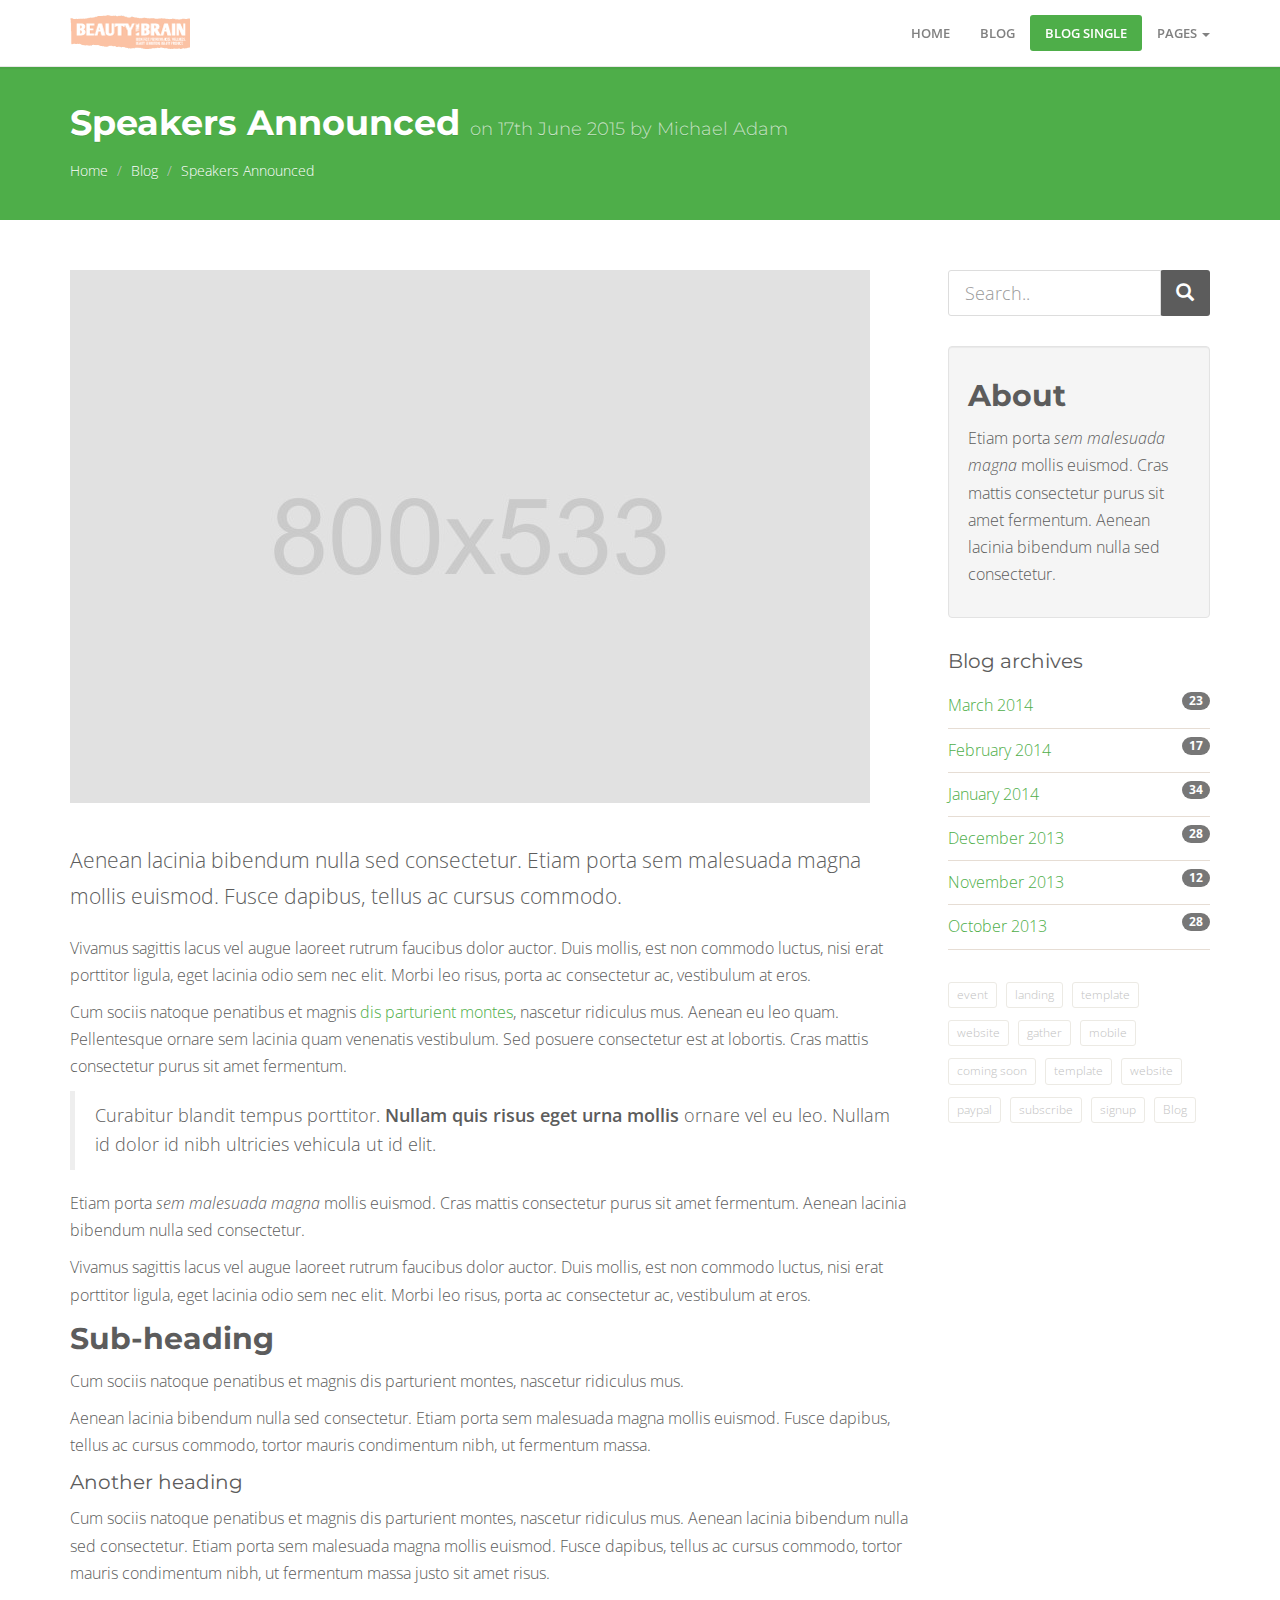
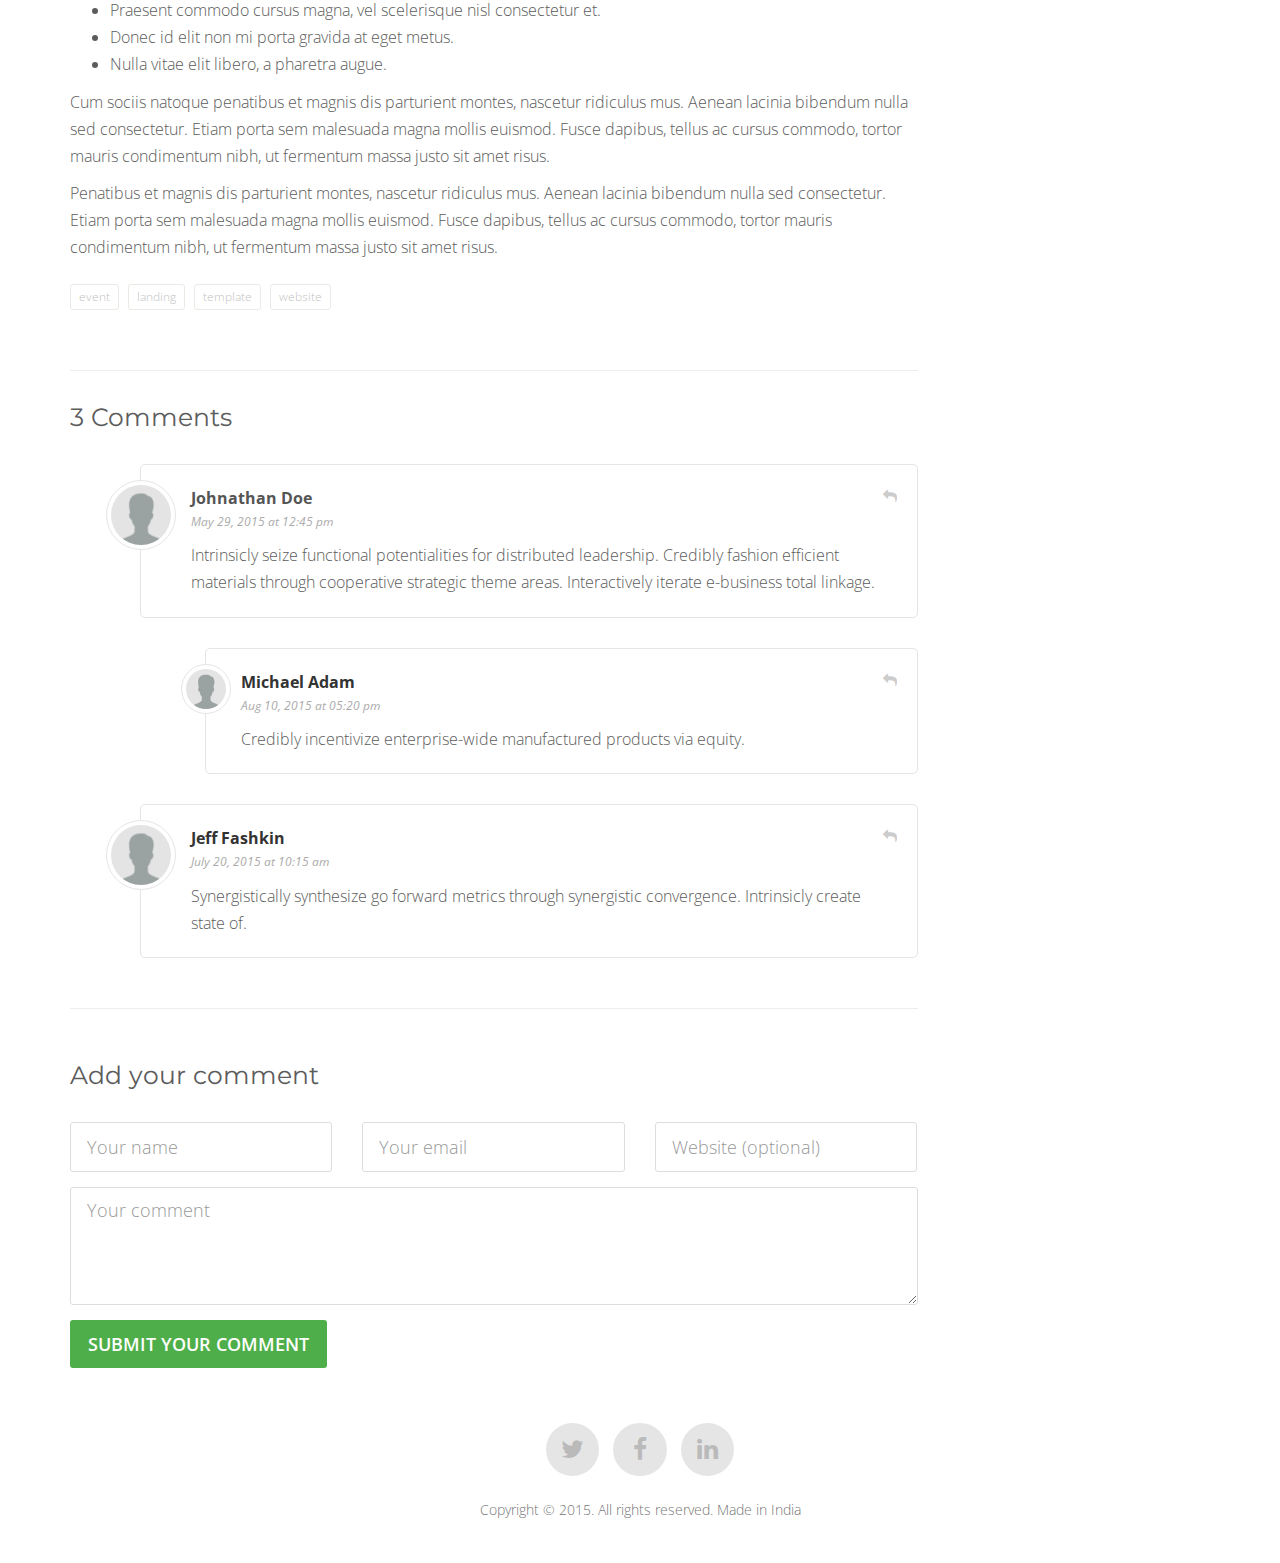
<file: bangkit/blog-single.html>
<!DOCTYPE html>
<html lang="en">
<!-- 

Page    : Blog Single / Gather
Version : 1.0
Author  : Surjith S M
URI     : http://themeforest.net/user/surjithctly

Copyright © All rights Reserved
Surjith S M / @surjithctly

 -->

<head>
    <meta charset="utf-8">
    <meta http-equiv="X-UA-Compatible" content="IE=edge">
    <meta name="viewport" content="width=device-width, initial-scale=1.0, maximum-scale=1.0, user-scalable=no">

    <!-- SEO -->
    <meta name="author" content="Surjith S M">
    <meta name="description" content="Gather is a responsive Template for Events, Meetups, Conference and other gatherings.">
    <meta name="keywords" content="gather, responsive, event, meetup, template, conference, gather, rsvp, download">

    <!-- Favicons -->
    <link rel="shortcut icon" href="images/favicon.ico">

    <!-- Page Title -->
    <title>Event Conference Meetup Landing Template - Gather</title>

    <!-- Bootstrap -->
    <link href="css/bootstrap.min.css" rel="stylesheet">

    <!-- Custom Google Font : Open Sans & Montserrat -->
    <link href='https://fonts.googleapis.com/css?family=Open+Sans:300,600' rel='stylesheet' type='text/css'>
    <link href='https://fonts.googleapis.com/css?family=Montserrat:400,700' rel='stylesheet' type='text/css'>

    <!-- Plugins -->
    <link href="css/plugins/animate.css" rel="stylesheet">
    <link href="css/plugins/slick.css" rel="stylesheet">
    <link href="css/plugins/magnific-popup.css" rel="stylesheet">
    <link href="css/plugins/font-awesome.css" rel="stylesheet">
    <link href="css/plugins/streamline-icons.css" rel="stylesheet">

    <!-- Event Style -->
    <link href="css/event.css" rel="stylesheet">

    <!-- Color Theme -->
    <!-- Options: green, purple, red, yellow, mint, blue, black  -->
    <link href="css/themes/green.css" rel="stylesheet">

    <!-- HTML5 shim and Respond.js for IE8 support of HTML5 elements and media queries -->
    <!-- WARNING: Respond.js doesn't work if you view the page via file:// -->
    <!--[if lt IE 9]>
  <script src="js/ie/respond.min.js"></script>
  <![endif]-->

    <!-- Modernizr -->
    <script src="js/modernizr.min.js"></script>
    <!-- Subtle Loading bar -->
    <script src="js/plugins/pace.js"></script>
</head>

<body>
    <!--Preloader div-->
    <div class="preloader"></div>

    <!-- Fixed navbar -->
    <nav class="navbar navbar-default navbar-fixed-top">
        <div class="container">
            <div class="navbar-header">
                <button type="button" class="navbar-toggle collapsed" data-toggle="collapse" data-target="#navbar" aria-expanded="false" aria-controls="navbar">
                    <span class="sr-only">Toggle navigation</span>
                    <span class="icon-bar"></span>
                    <span class="icon-bar"></span>
                    <span class="icon-bar"></span>
                </button>
                <a class="navbar-brand" href="#"><img src="images/event-logo-dark.png" alt="Gather"> </a>
            </div>
            <div id="navbar" class="navbar-collapse collapse">

                <ul class="nav navbar-nav navbar-right">
                    <li><a href="index.html">Home</a></li>
                    <li><a href="blog.html">Blog</a></li>
                    <li class="active"><a href="blog-single.html">Blog Single</a></li>
                    <li class="dropdown">
                        <a href="#" class="dropdown-toggle" data-toggle="dropdown" role="button" aria-haspopup="true" aria-expanded="false">Pages <span class="caret"></span></a>
                        <ul class="dropdown-menu">
                            <li><a href="shortcodes.html">Shortcodes</a></li>
                            <li><a href="blog.html">Blog</a></li>
                            <li><a href="blog-single.html">Blog Single</a></li>
                            <li role="separator" class="divider"></li>
                            <li class="dropdown-header">Header Layouts</li>
                            <li><a href="#">Solid Color</a></li>
                            <li><a href="#">Content Slider</a></li>
                            <li><a href="#">Image Parallax</a></li>
                            <li><a href="#">Video Background</a></li>
                            <li role="separator" class="divider"></li>
                            <li class="dropdown-header">Form Variations</li>
                            <li><a href="index.html">Paypal Registration</a></li>
                            <li><a href="index-email.html">Email Registraion</a></li>
                            <li><a href="index-mailchimp.html">Mailchimp Subscription</a></li>
                            <li><a href="index-eventbrite.html">Eventbrite Integration</a></li>
                        </ul>
                    </li>
                </ul>
            </div>
            <!--/.nav-collapse -->
        </div>
    </nav>
    <!-- // End Fixed navbar -->

    <!-- 
     Sub Header - for inner pages
     ====================================== -->

    <header id="top" class="sub-header">
        <div class="container">

            <h3 class="page-title wow fadeInDown">Speakers Announced <small>on 17th June 2015 by Michael Adam</small></h3>

            <ol class="breadcrumb">
                <li><a href="index.html">Home</a></li>
                <li><a href="blog.html">Blog</a></li>
                <li><a href="#">Speakers Announced</a></li>
            </ol>

        </div>
        <!-- end .container -->
    </header>
    <!-- end .sub-header -->

    <div class="container">
        <div class="row">
            <div class="col-md-9">
                <article class="blog-content">

                    <div class="entry-image">
                        <img src="images/blog-featured.jpg" alt="Blog Featured Image">
                    </div>

                    <div class="entry-content">
                        <p class="lead">Aenean lacinia bibendum nulla sed consectetur. Etiam porta sem malesuada magna mollis euismod. Fusce dapibus, tellus ac cursus commodo.</p>
                        <p>Vivamus sagittis lacus vel augue laoreet rutrum faucibus dolor auctor. Duis mollis, est non commodo luctus, nisi erat porttitor ligula, eget lacinia odio sem nec elit. Morbi leo risus, porta ac consectetur ac, vestibulum at eros.</p>
                        <p>Cum sociis natoque penatibus et magnis <a href="#">dis parturient montes</a>, nascetur ridiculus mus. Aenean eu leo quam. Pellentesque ornare sem lacinia quam venenatis vestibulum. Sed posuere consectetur est at lobortis. Cras mattis consectetur purus sit amet fermentum.</p>
                        <blockquote>
                            <p>Curabitur blandit tempus porttitor. <strong>Nullam quis risus eget urna mollis</strong> ornare vel eu leo. Nullam id dolor id nibh ultricies vehicula ut id elit.</p>
                        </blockquote>
                        <p>Etiam porta <em>sem malesuada magna</em> mollis euismod. Cras mattis consectetur purus sit amet fermentum. Aenean lacinia bibendum nulla sed consectetur.</p>
                        <p>Vivamus sagittis lacus vel augue laoreet rutrum faucibus dolor auctor. Duis mollis, est non commodo luctus, nisi erat porttitor ligula, eget lacinia odio sem nec elit. Morbi leo risus, porta ac consectetur ac, vestibulum at eros.</p>
                        <h4>Sub-heading</h4>
                        <p>Cum sociis natoque penatibus et magnis dis parturient montes, nascetur ridiculus mus.</p>
                        <p>Aenean lacinia bibendum nulla sed consectetur. Etiam porta sem malesuada magna mollis euismod. Fusce dapibus, tellus ac cursus commodo, tortor mauris condimentum nibh, ut fermentum massa.</p>
                        <h6>Another heading</h6>
                        <p>Cum sociis natoque penatibus et magnis dis parturient montes, nascetur ridiculus mus. Aenean lacinia bibendum nulla sed consectetur. Etiam porta sem malesuada magna mollis euismod. Fusce dapibus, tellus ac cursus commodo, tortor mauris condimentum nibh, ut fermentum massa justo sit amet risus.</p>
                        <ul>
                            <li>Praesent commodo cursus magna, vel scelerisque nisl consectetur et.</li>
                            <li>Donec id elit non mi porta gravida at eget metus.</li>
                            <li>Nulla vitae elit libero, a pharetra augue.</li>
                        </ul>
                        <p>Cum sociis natoque penatibus et magnis dis parturient montes, nascetur ridiculus mus. Aenean lacinia bibendum nulla sed consectetur. Etiam porta sem malesuada magna mollis euismod. Fusce dapibus, tellus ac cursus commodo, tortor mauris condimentum nibh, ut fermentum massa justo sit amet risus.</p>
                        <p>Penatibus et magnis dis parturient montes, nascetur ridiculus mus. Aenean lacinia bibendum nulla sed consectetur. Etiam porta sem malesuada magna mollis euismod. Fusce dapibus, tellus ac cursus commodo, tortor mauris condimentum nibh, ut fermentum massa justo sit amet risus.</p>
                    </div>
                    <div class="tag-cloud top-space">
                        <a href="#">event</a>
                        <a href="#">landing</a>
                        <a href="#">template</a>
                        <a href="#">website</a>

                    </div>
                </article>
                <section class="comments">
                    <h5 class="comments-title">3 Comments</h5>

                    <ol class="comments-list clearfix">

                        <li class="comment" id="li-comment-1">

                            <div id="comment-1" class="comment-wrap clearfix">

                                <div class="comment-meta">
                                    <div class="comment-author vcard">
                                        <span class="comment-avatar clearfix">
                                          <img alt="" src="images/blog-avatar-1.jpg" height="60" width="60"></span>
                                    </div>
                                </div>

                                <div class="comment-content clearfix">

                                    <div class="comment-author">Johnathan Doe<span><a href="#" title="Permalink to this comment">May 29, 2015 at 12:45 pm</a></span></div>
                                    <p>Intrinsicly seize functional potentialities for distributed leadership. Credibly fashion efficient materials through cooperative strategic theme areas. Interactively iterate e-business total linkage.
                                    </p>
                                    <a class="comment-reply-link" href="#"><i class="fa fa-reply"></i></a>

                                </div>

                            </div>

                            <ul class="children">

                                <li class="comment" id="li-comment-3">
                                    <div id="comment-3" class="comment-wrap clearfix">
                                        <div class="comment-meta">
                                            <div class="comment-author vcard">
                                                <span class="comment-avatar clearfix">
                                                     <img alt="" src="images/blog-avatar-2.jpg" class="avatar avatar-40 photo" height="40" width="40"></span>
                                            </div>

                                        </div>

                                        <div class="comment-content clearfix">
                                            <div class="comment-author"><a href="#" rel="external nofollow" class="url">Michael Adam</a><span><a href="#" title="Permalink to this comment">Aug 10, 2015 at 05:20 pm</a></span></div>
                                            <p>Credibly incentivize enterprise-wide manufactured products via equity.</p>
                                            <a class="comment-reply-link" href="#"><i class="fa fa-reply"></i></a>
                                        </div>

                                    </div>

                                </li>

                            </ul>

                        </li>

                        <li class="comment byuser" id="li-comment-2">

                            <div id="comment-2" class="comment-wrap clearfix">
                                <div class="comment-meta">
                                    <div class="comment-author vcard">
                                        <span class="comment-avatar clearfix">
                                           <img alt="" src="images/blog-avatar-1.jpg" class="avatar avatar-60 photo" height="60" width="60"></span>
                                    </div>
                                </div>

                                <div class="comment-content clearfix">
                                    <div class="comment-author"><a href="#" rel="external nofollow" class="url">Jeff Fashkin</a><span><a href="#" title="Permalink to this comment">July 20, 2015 at 10:15 am</a></span></div>
                                    <p>Synergistically synthesize go forward metrics through synergistic convergence. Intrinsicly create state of.</p>
                                    <a class="comment-reply-link" href="#"><i class="fa fa-reply"></i></a>
                                </div>

                            </div>

                        </li>

                    </ol>

                </section>
                <section class="post-comment-form">
                    <h5 class="comments-title">Add your comment</h5>
                    <form class="form">
                        <div class="row">
                            <div class="form-group col-md-4 col-sm-4">
                                <input type="text" class="form-control input-lg" placeholder="Your name">
                            </div>
                            <div class="form-group col-md-4 col-sm-4">
                                <input type="email" class="form-control input-lg" placeholder="Your email">
                            </div>
                            <div class="form-group col-md-4 col-sm-4">
                                <input type="url" class="form-control input-lg" placeholder="Website (optional)">
                            </div>
                        </div>
                        <div class="row">
                            <div class="form-group col-md-12">
                                <textarea cols="8" rows="4" class="form-control input-lg" placeholder="Your comment"></textarea>
                            </div>
                        </div>
                        <div class="row">
                            <div class="form-group col-md-12">
                                <button type="submit" class="btn btn-success btn-lg">Submit your comment</button>
                            </div>
                        </div>
                    </form>
                </section>
            </div>
            <!--// col md 9-->

            <!--Blog Sidebar-->
            <div class="col-md-3">

                <div class="sidebar">
                    <div class="sidebar-widget blog-search">
                        <div class="input-group input-group-lg">
                            <input type="text" class="form-control" placeholder="Search..">
                            <span class="input-group-btn">
                      <button class="btn btn-primary" type="button"><i class="glyphicon glyphicon-search glyphicon-lg"></i></button>
                      </span> </div>
                    </div>
                    <div class="sidebar-widget well">
                        <h4>About</h4>
                        <p>Etiam porta <em>sem malesuada magna</em> mollis euismod. Cras mattis consectetur purus sit amet fermentum. Aenean lacinia bibendum nulla sed consectetur.</p>
                    </div>
                    <div class="sidebar-widget vertical-links">
                        <h6>Blog archives</h6>
                        <ul class="list-unstyled">
                            <li><a href="#">March 2014 <span class="badge pull-right">23</span> </a></li>
                            <li><a href="#">February 2014 <span class="badge pull-right">17</span> </a></li>
                            <li><a href="#">January 2014 <span class="badge pull-right">34</span> </a></li>
                            <li><a href="#">December 2013 <span class="badge pull-right">28</span> </a></li>
                            <li><a href="#">November 2013 <span class="badge pull-right">12</span> </a></li>
                            <li><a href="#">October 2013 <span class="badge pull-right">28</span> </a></li>
                        </ul>
                    </div>
                    <div class="sidebar-widget tag-cloud">
                        <a href="#">event</a>
                        <a href="#">landing</a>
                        <a href="#">template</a>
                        <a href="#">website</a>
                        <a href="#">gather</a>
                        <a href="#">mobile</a>
                        <a href="#">coming soon</a>
                        <a href="#">template</a>
                        <a href="#">website</a>
                        <a href="#">paypal</a>
                        <a href="#">subscribe</a>
                        <a href="#">signup</a>
                        <a href="#">Blog</a> </div>
                </div>

            </div>
        </div>
    </div>

    <!-- 
     Footer
     ====================================== -->

    <footer>
        <div class="social-icons">
            <a href="#" class="wow zoomIn"> <i class="fa fa-twitter"></i> </a>
            <a href="#" class="wow zoomIn" data-wow-delay="0.2s"> <i class="fa fa-facebook"></i> </a>
            <a href="#" class="wow zoomIn" data-wow-delay="0.4s"> <i class="fa fa-linkedin"></i> </a>
        </div>
        <p> <small class="text-muted">Copyright © 2015. All rights reserved. Made in India</small></p>
    </footer>
    <!-- // End .footer -->
    <!-- Back to Top -->
    <a href="#top" class="back_to_top"><img src="images/back_to_top.png" alt="back to top"></a>
    <!-- // End .back_to_top -->

    <!-- 
     Javascripts : Nerd Stuff :)
     ====================================== -->

    <!-- jQuery Library -->
    <script src="js/jquery.min.js"></script>

    <!-- Bootstrap JS -->
    <script src="js/bootstrap.min.js"></script>

    <!-- 3rd party Plugins -->
    <script src="js/plugins/countdown.js"></script>
    <script src="js/plugins/wow.js"></script>
    <script src="js/plugins/slick.js"></script>
    <script src="js/plugins/magnific-popup.js"></script>
    <script src="js/plugins/validate.js"></script>
    <script src="js/plugins/appear.js"></script>
    <script src="js/plugins/count-to.js"></script>
    <script src="js/plugins/nicescroll.js"></script>

    <!-- Google Map -->
    <script src="http://maps.google.com/maps/api/js?sensor=false"></script>
    <script src="js/plugins/infobox.js"></script>
    <script src="js/plugins/google-map.js"></script>
    <script src="js/plugins/directions.js"></script>

    <!-- JS Includes -->
    <script src="js/includes/subscribe.js"></script>
    <script src="js/includes/contact_form.js"></script>

    <!-- Main Script -->
    <script src="js/main.js"></script>

</body>

</html>
</file>
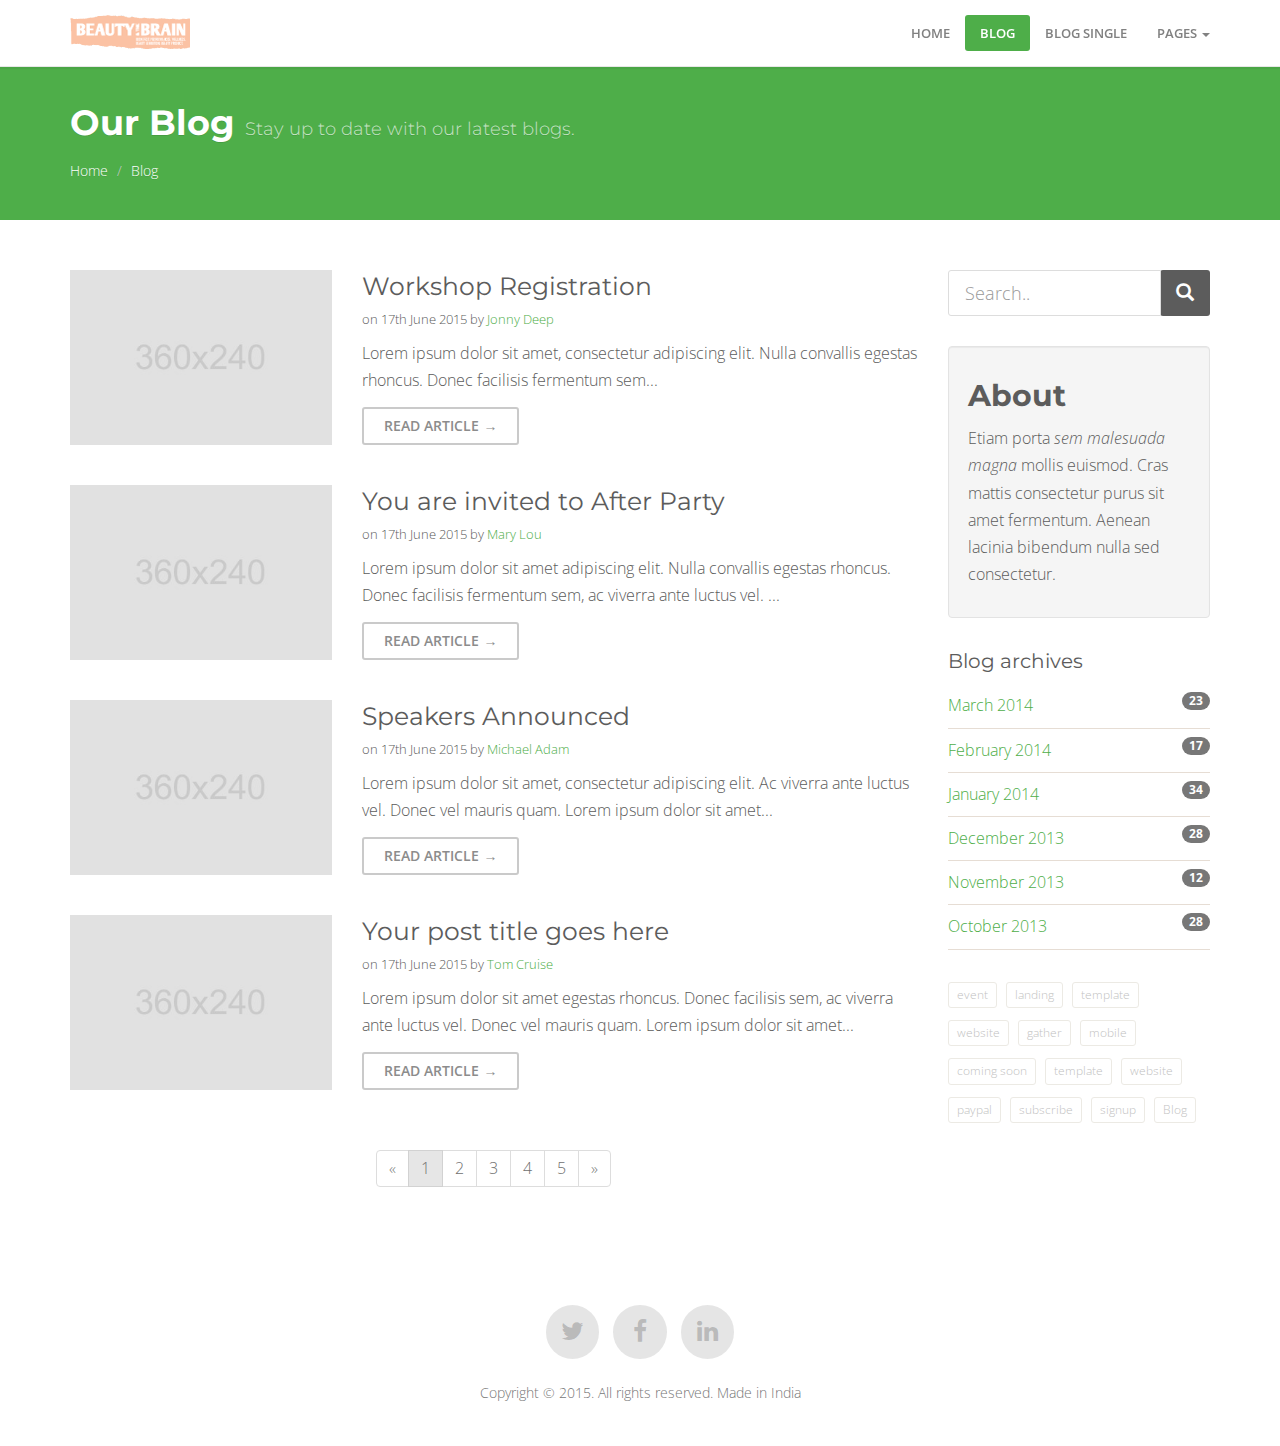
<file: bangkit/blog.html>
<!DOCTYPE html>
<html lang="en">
<!-- 

Page    : Blog / Gather
Version : 1.0
Author  : Surjith S M
URI     : http://themeforest.net/user/surjithctly

Copyright © All rights Reserved
Surjith S M / @surjithctly

 -->

<head>
    <meta charset="utf-8">
    <meta http-equiv="X-UA-Compatible" content="IE=edge">
    <meta name="viewport" content="width=device-width, initial-scale=1.0, maximum-scale=1.0, user-scalable=no">

    <!-- SEO -->
    <meta name="author" content="Surjith S M">
    <meta name="description" content="Gather is a responsive Template for Events, Meetups, Conference and other gatherings.">
    <meta name="keywords" content="gather, responsive, event, meetup, template, conference, gather, rsvp, download">

    <!-- Favicons -->
    <link rel="shortcut icon" href="images/favicon.ico">

    <!-- Page Title -->
    <title>Event Conference Meetup Landing Template - Gather</title>

    <!-- Bootstrap -->
    <link href="css/bootstrap.min.css" rel="stylesheet">

    <!-- Custom Google Font : Open Sans & Montserrat -->
    <link href='https://fonts.googleapis.com/css?family=Open+Sans:300,600' rel='stylesheet' type='text/css'>
    <link href='https://fonts.googleapis.com/css?family=Montserrat:400,700' rel='stylesheet' type='text/css'>

    <!-- Plugins -->
    <link href="css/plugins/animate.css" rel="stylesheet">
    <link href="css/plugins/slick.css" rel="stylesheet">
    <link href="css/plugins/magnific-popup.css" rel="stylesheet">
    <link href="css/plugins/font-awesome.css" rel="stylesheet">
    <link href="css/plugins/streamline-icons.css" rel="stylesheet">

    <!-- Event Style -->
    <link href="css/event.css" rel="stylesheet">

    <!-- Color Theme -->
    <!-- Options: green, purple, red, yellow, mint, blue, black  -->
    <link href="css/themes/green.css" rel="stylesheet">

    <!-- HTML5 shim and Respond.js for IE8 support of HTML5 elements and media queries -->
    <!-- WARNING: Respond.js doesn't work if you view the page via file:// -->
    <!--[if lt IE 9]>
  <script src="js/ie/respond.min.js"></script>
  <![endif]-->

    <!-- Modernizr -->
    <script src="js/modernizr.min.js"></script>
    <!-- Subtle Loading bar -->
    <script src="js/plugins/pace.js"></script>
</head>

<body>
    <!--Preloader div-->
    <div class="preloader"></div>

    <!-- Fixed navbar -->
    <nav class="navbar navbar-default navbar-fixed-top">
        <div class="container">
            <div class="navbar-header">
                <button type="button" class="navbar-toggle collapsed" data-toggle="collapse" data-target="#navbar" aria-expanded="false" aria-controls="navbar">
                    <span class="sr-only">Toggle navigation</span>
                    <span class="icon-bar"></span>
                    <span class="icon-bar"></span>
                    <span class="icon-bar"></span>
                </button>
                <a class="navbar-brand" href="#"><img src="images/event-logo-dark.png" alt="Gather"> </a>
            </div>
            <div id="navbar" class="navbar-collapse collapse">

                <ul class="nav navbar-nav navbar-right">
                    <li><a href="index.html">Home</a></li>
                    <li class="active"><a href="blog.html">Blog</a></li>
                    <li><a href="blog-single.html">Blog Single</a></li>
                    <li class="dropdown">
                        <a href="#" class="dropdown-toggle" data-toggle="dropdown" role="button" aria-haspopup="true" aria-expanded="false">Pages <span class="caret"></span></a>
                        <ul class="dropdown-menu">
                            <li><a href="shortcodes.html">Shortcodes</a></li>
                            <li><a href="blog.html">Blog</a></li>
                            <li><a href="blog-single.html">Blog Single</a></li>
                            <li role="separator" class="divider"></li>
                            <li class="dropdown-header">Header Layouts</li>
                            <li><a href="#">Solid Color</a></li>
                            <li><a href="#">Content Slider</a></li>
                            <li><a href="#">Image Parallax</a></li>
                            <li><a href="#">Video Background</a></li>
                            <li role="separator" class="divider"></li>
                            <li class="dropdown-header">Form Variations</li>
                            <li><a href="index.html">Paypal Registration</a></li>
                            <li><a href="index-email.html">Email Registraion</a></li>
                            <li><a href="index-mailchimp.html">Mailchimp Subscription</a></li>
                            <li><a href="index-eventbrite.html">Eventbrite Integration</a></li>
                        </ul>
                    </li>
                </ul>
            </div>
            <!--/.nav-collapse -->
        </div>
    </nav>
    <!-- // End Fixed navbar -->

    <!-- 
     Sub Header - for inner pages
     ====================================== -->

    <header id="top" class="sub-header">
        <div class="container">

            <h3 class="page-title wow fadeInDown">Our Blog <small>Stay up to date with our latest blogs.</small></h3>

            <ol class="breadcrumb">
                <li><a href="index.html">Home</a></li>
                <li><a href="#">Blog</a></li>
            </ol>

        </div>
        <!-- end .container -->
    </header>
    <!-- end .sub-header -->

    <div class="container">
        <div class="row">
            <div class="col-md-9">
                <div id="post" class="post-wrap">
                    <!--Blog list-->

                    <div class="post-entry">
                        <div class="row">
                            <div class="col-md-4 col-sm-4"> <img class="img-responsive center-block" src="images/blog-thumb-1.jpg" alt="post-entry blog"> </div>
                            <div class="col-md-8 col-sm-8">
                                <h5 class="post-heading">Workshop Registration</h5>
                                <p class="post-meta">on 17th June 2015 by <a href="#">Jonny Deep</a></p>
                                <p class="post-excerpt"> Lorem ipsum dolor sit amet, consectetur adipiscing elit. Nulla convallis egestas rhoncus. Donec facilisis fermentum sem...</p>
                                <a class="btn btn-outline" href="blog-single.html" role="button">Read Article →</a> </div>
                        </div>
                    </div>

                    <!--Blog list-->
                    <div class="post-entry">
                        <div class="row">
                            <div class="col-md-4 col-sm-4"> <img class="img-responsive center-block" src="images/blog-thumb-2.jpg" alt="post-entry blog"> </div>
                            <div class="col-md-8 col-sm-8">
                                <h5 class="post-heading">You are invited to After Party</h5>
                                <p class="post-meta">on 17th June 2015 by <a href="#">Mary Lou</a></p>
                                <p class="post-excerpt">Lorem ipsum dolor sit amet adipiscing elit. Nulla convallis egestas rhoncus. Donec facilisis fermentum sem, ac viverra ante luctus vel. ...</p>
                                <a class="btn btn-outline" href="blog-single.html" role="button">Read Article →</a> </div>
                        </div>
                    </div>

                    <!--Blog list-->
                    <div class="post-entry">
                        <div class="row">
                            <div class="col-md-4 col-sm-4"> <img class="img-responsive center-block" src="images/blog-thumb-3.jpg" alt="post-entry blog"> </div>
                            <div class="col-md-8 col-sm-8">
                                <h5 class="post-heading">Speakers Announced</h5>
                                <p class="post-meta">on 17th June 2015 by <a href="#">Michael Adam</a></p>
                                <p class="post-excerpt"> Lorem ipsum dolor sit amet, consectetur adipiscing elit. Ac viverra ante luctus vel. Donec vel mauris quam. Lorem ipsum dolor sit amet...</p>
                                <a class="btn btn-outline" href="blog-single.html" role="button">Read Article →</a> </div>
                        </div>
                    </div>

                    <!--Blog list-->
                    <div class="post-entry">
                        <div class="row">
                            <div class="col-md-4 col-sm-4"> <img class="img-responsive center-block" src="images/blog-thumb-1.jpg" alt="post-entry blog"> </div>
                            <div class="col-md-8 col-sm-8">
                                <h5 class="post-heading">Your post title goes here</h5>
                                <p class="post-meta">on 17th June 2015 by <a href="#">Tom Cruise</a></p>
                                <p class="post-excerpt">Lorem ipsum dolor sit amet egestas rhoncus. Donec facilisis sem, ac viverra ante luctus vel. Donec vel mauris quam. Lorem ipsum dolor sit amet...</p>
                                <a class="btn btn-outline" href="blog-single.html" role="button">Read Article →</a> </div>
                        </div>
                    </div>
                    <!-- // End Blog list -->

                    <!-- Pagination -->

                    <div class="text-center center-block">
                        <ul class="pagination">
                            <li class="disabled"><a href="#">«</a></li>
                            <li class="active"><a href="#">1 <span class="sr-only">(current)</span></a></li>
                            <li><a href="#">2</a></li>
                            <li><a href="#">3</a></li>
                            <li><a href="#">4</a></li>
                            <li><a href="#">5</a></li>
                            <li><a href="#">»</a></li>
                        </ul>
                    </div>
                </div>

            </div>
            <!--// col md 9-->

            <!--Blog Sidebar-->
            <div class="col-md-3">

                <div class="sidebar">
                    <div class="sidebar-widget blog-search">
                        <div class="input-group input-group-lg">
                            <input type="text" class="form-control" placeholder="Search..">
                            <span class="input-group-btn">
                      <button class="btn btn-primary" type="button"><i class="glyphicon glyphicon-search glyphicon-lg"></i></button>
                      </span> </div>
                    </div>
                    <div class="sidebar-widget well">
                        <h4>About</h4>
                        <p>Etiam porta <em>sem malesuada magna</em> mollis euismod. Cras mattis consectetur purus sit amet fermentum. Aenean lacinia bibendum nulla sed consectetur.</p>
                    </div>
                    <div class="sidebar-widget vertical-links">
                        <h6>Blog archives</h6>
                        <ul class="list-unstyled">
                            <li><a href="#">March 2014 <span class="badge pull-right">23</span> </a></li>
                            <li><a href="#">February 2014 <span class="badge pull-right">17</span> </a></li>
                            <li><a href="#">January 2014 <span class="badge pull-right">34</span> </a></li>
                            <li><a href="#">December 2013 <span class="badge pull-right">28</span> </a></li>
                            <li><a href="#">November 2013 <span class="badge pull-right">12</span> </a></li>
                            <li><a href="#">October 2013 <span class="badge pull-right">28</span> </a></li>
                        </ul>
                    </div>
                    <div class="sidebar-widget tag-cloud">
                        <a href="#">event</a>
                        <a href="#">landing</a>
                        <a href="#">template</a>
                        <a href="#">website</a>
                        <a href="#">gather</a>
                        <a href="#">mobile</a>
                        <a href="#">coming soon</a>
                        <a href="#">template</a>
                        <a href="#">website</a>
                        <a href="#">paypal</a>
                        <a href="#">subscribe</a>
                        <a href="#">signup</a>
                        <a href="#">Blog</a> </div>
                </div>

            </div>
        </div>
    </div>

    <!-- 
     Footer
     ====================================== -->

    <footer>
        <div class="social-icons">
            <a href="#" class="wow zoomIn"> <i class="fa fa-twitter"></i> </a>
            <a href="#" class="wow zoomIn" data-wow-delay="0.2s"> <i class="fa fa-facebook"></i> </a>
            <a href="#" class="wow zoomIn" data-wow-delay="0.4s"> <i class="fa fa-linkedin"></i> </a>
        </div>
        <p> <small class="text-muted">Copyright © 2015. All rights reserved. Made in India</small></p>
    </footer>
    <!-- // End .footer -->
    <!-- Back to Top -->
    <a href="#top" class="back_to_top"><img src="images/back_to_top.png" alt="back to top"></a>
    <!-- // End .back_to_top -->

    <!-- 
     Javascripts : Nerd Stuff :)
     ====================================== -->

    <!-- jQuery Library -->
    <script src="js/jquery.min.js"></script>

    <!-- Bootstrap JS -->
    <script src="js/bootstrap.min.js"></script>

    <!-- 3rd party Plugins -->
    <script src="js/plugins/countdown.js"></script>
    <script src="js/plugins/wow.js"></script>
    <script src="js/plugins/slick.js"></script>
    <script src="js/plugins/magnific-popup.js"></script>
    <script src="js/plugins/validate.js"></script>
    <script src="js/plugins/appear.js"></script>
    <script src="js/plugins/count-to.js"></script>
    <script src="js/plugins/nicescroll.js"></script>

    <!-- Google Map -->
    <script src="http://maps.google.com/maps/api/js?sensor=false"></script>
    <script src="js/plugins/infobox.js"></script>
    <script src="js/plugins/google-map.js"></script>
    <script src="js/plugins/directions.js"></script>

    <!-- JS Includes -->
    <script src="js/includes/subscribe.js"></script>
    <script src="js/includes/contact_form.js"></script>

    <!-- Main Script -->
    <script src="js/main.js"></script>

</body>

</html>
</file>
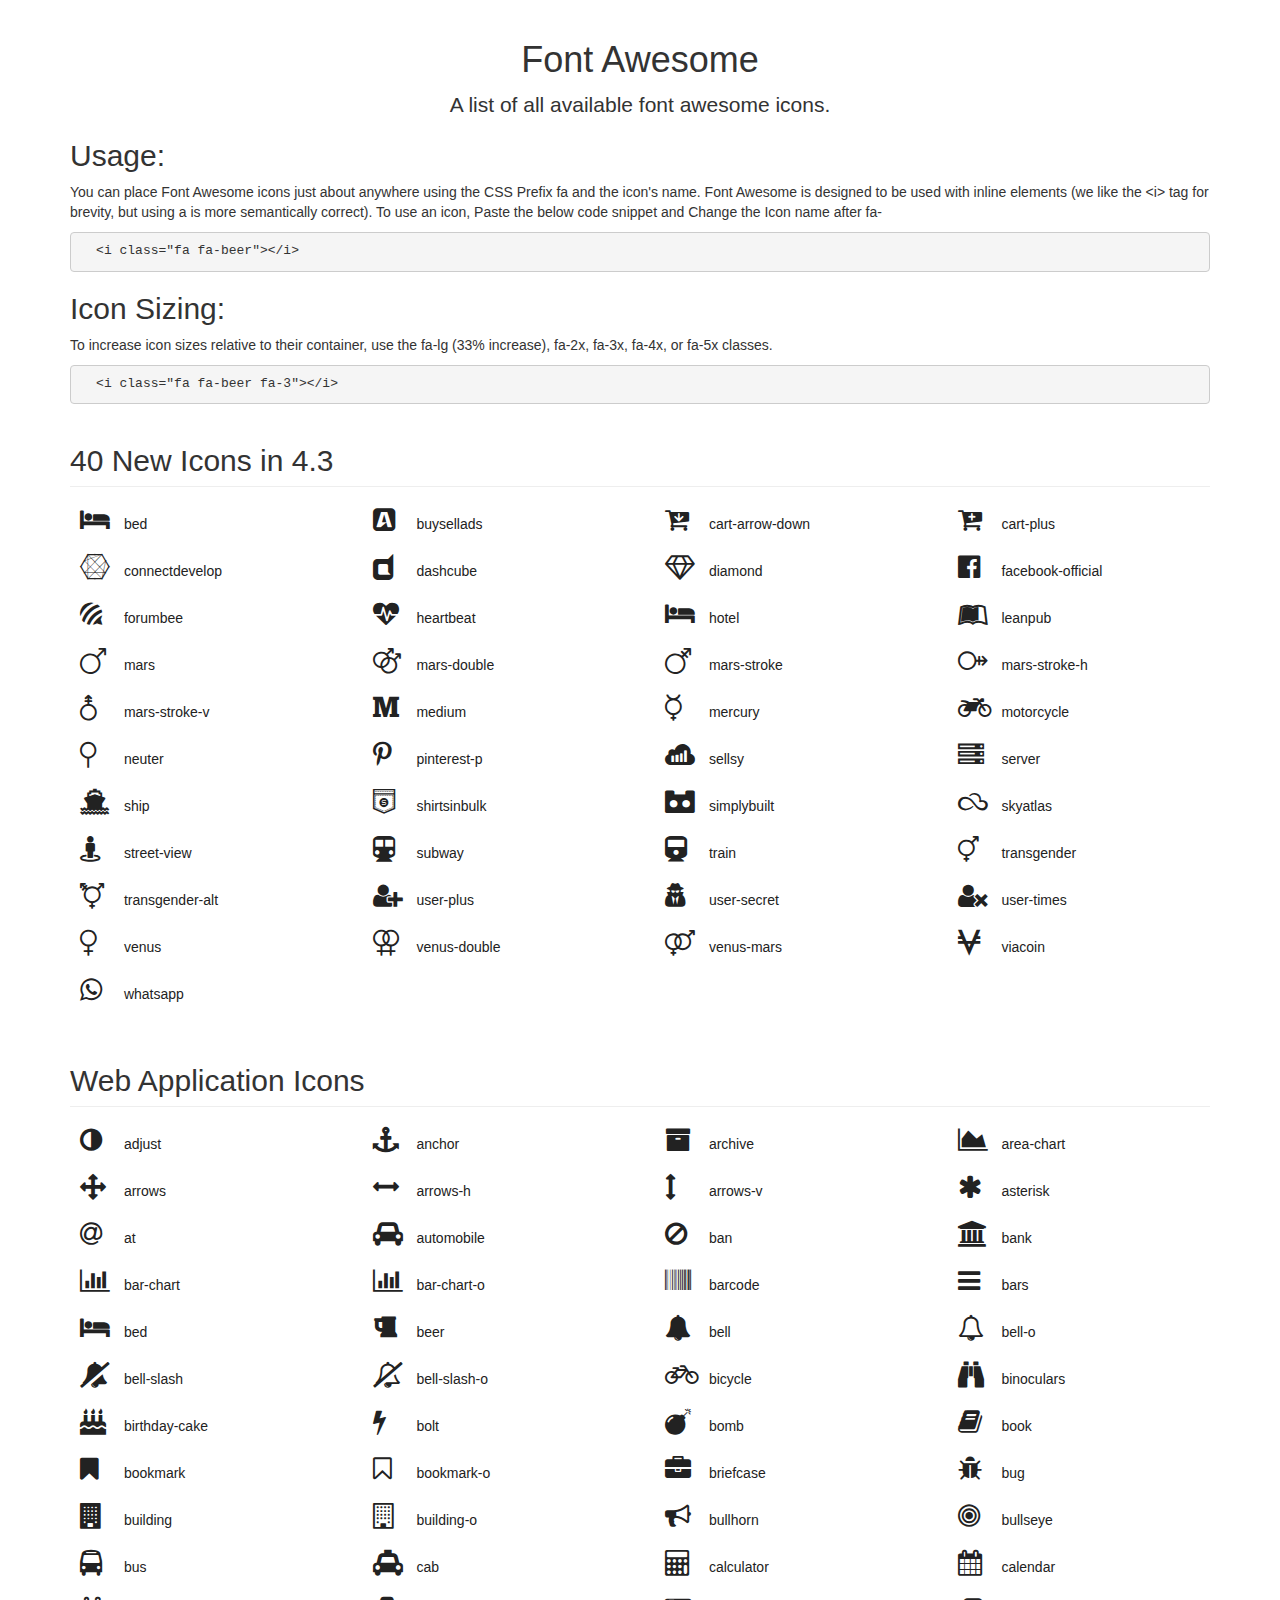
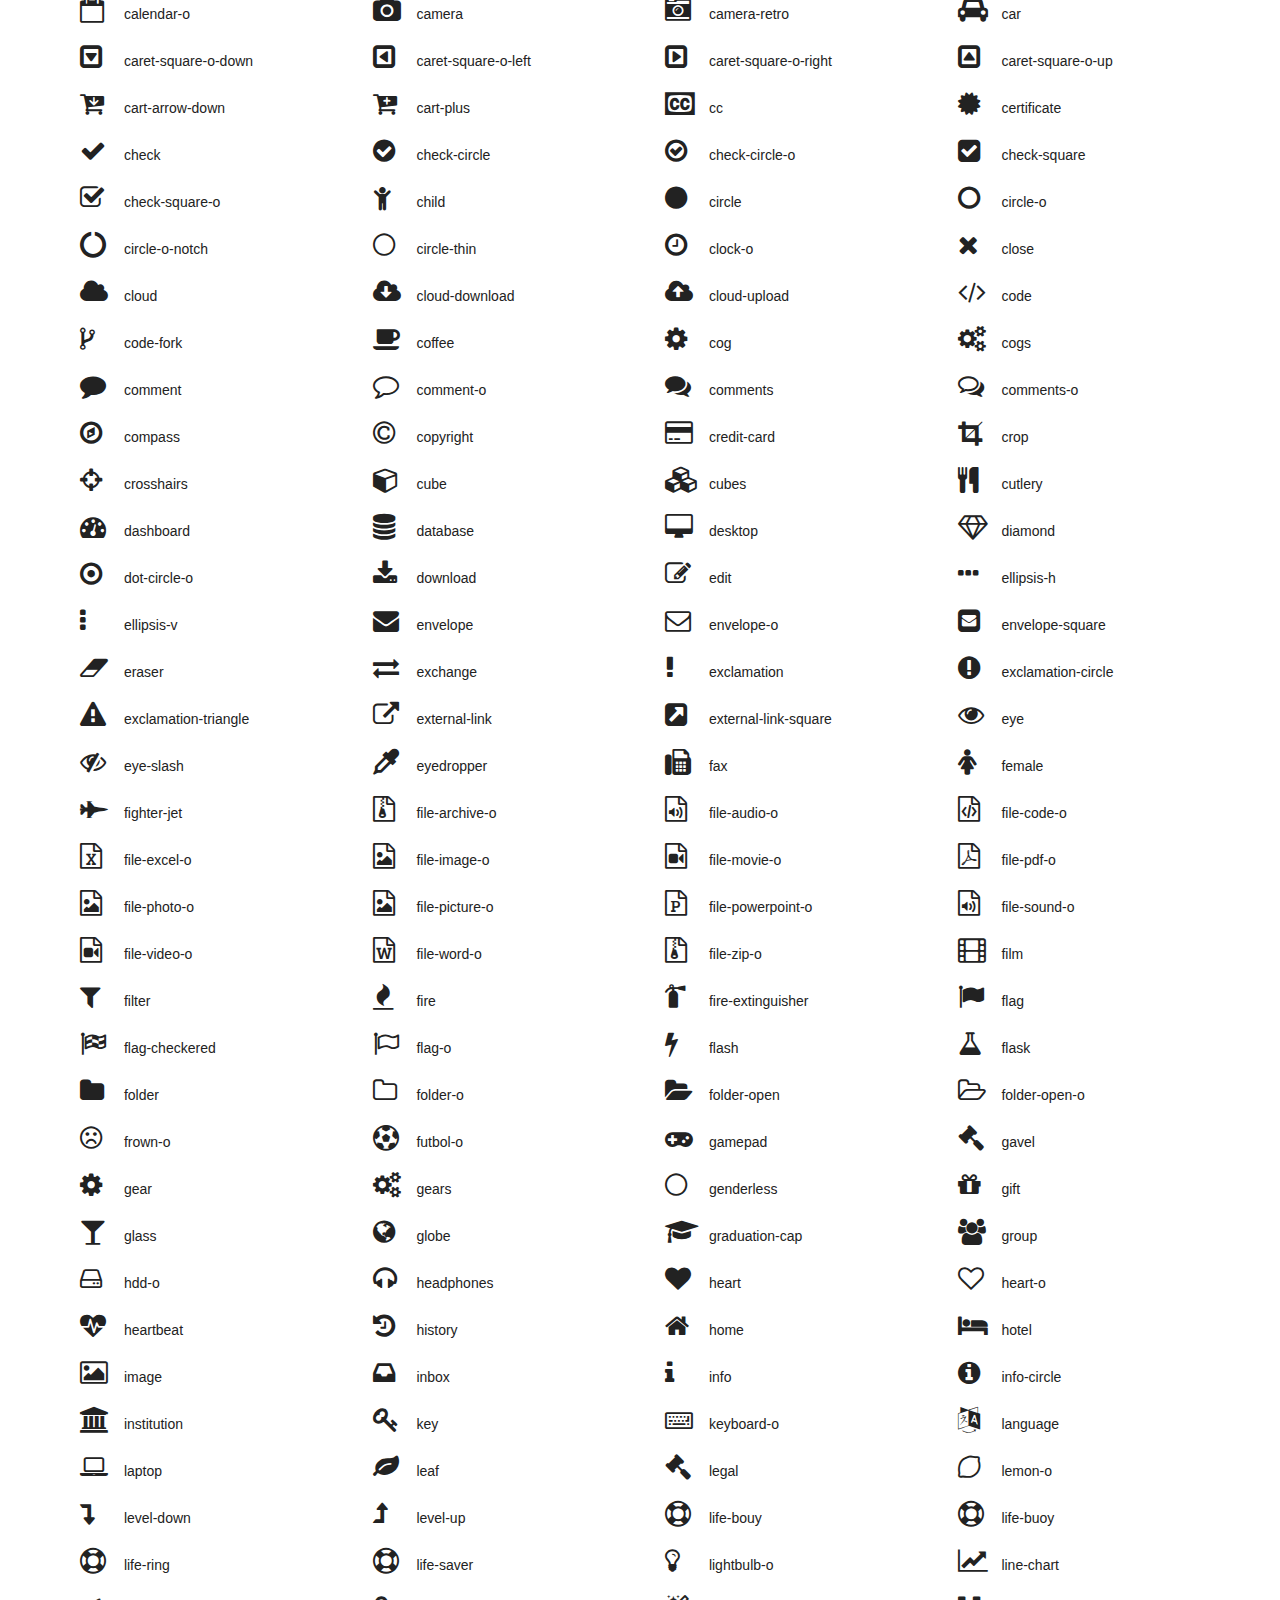
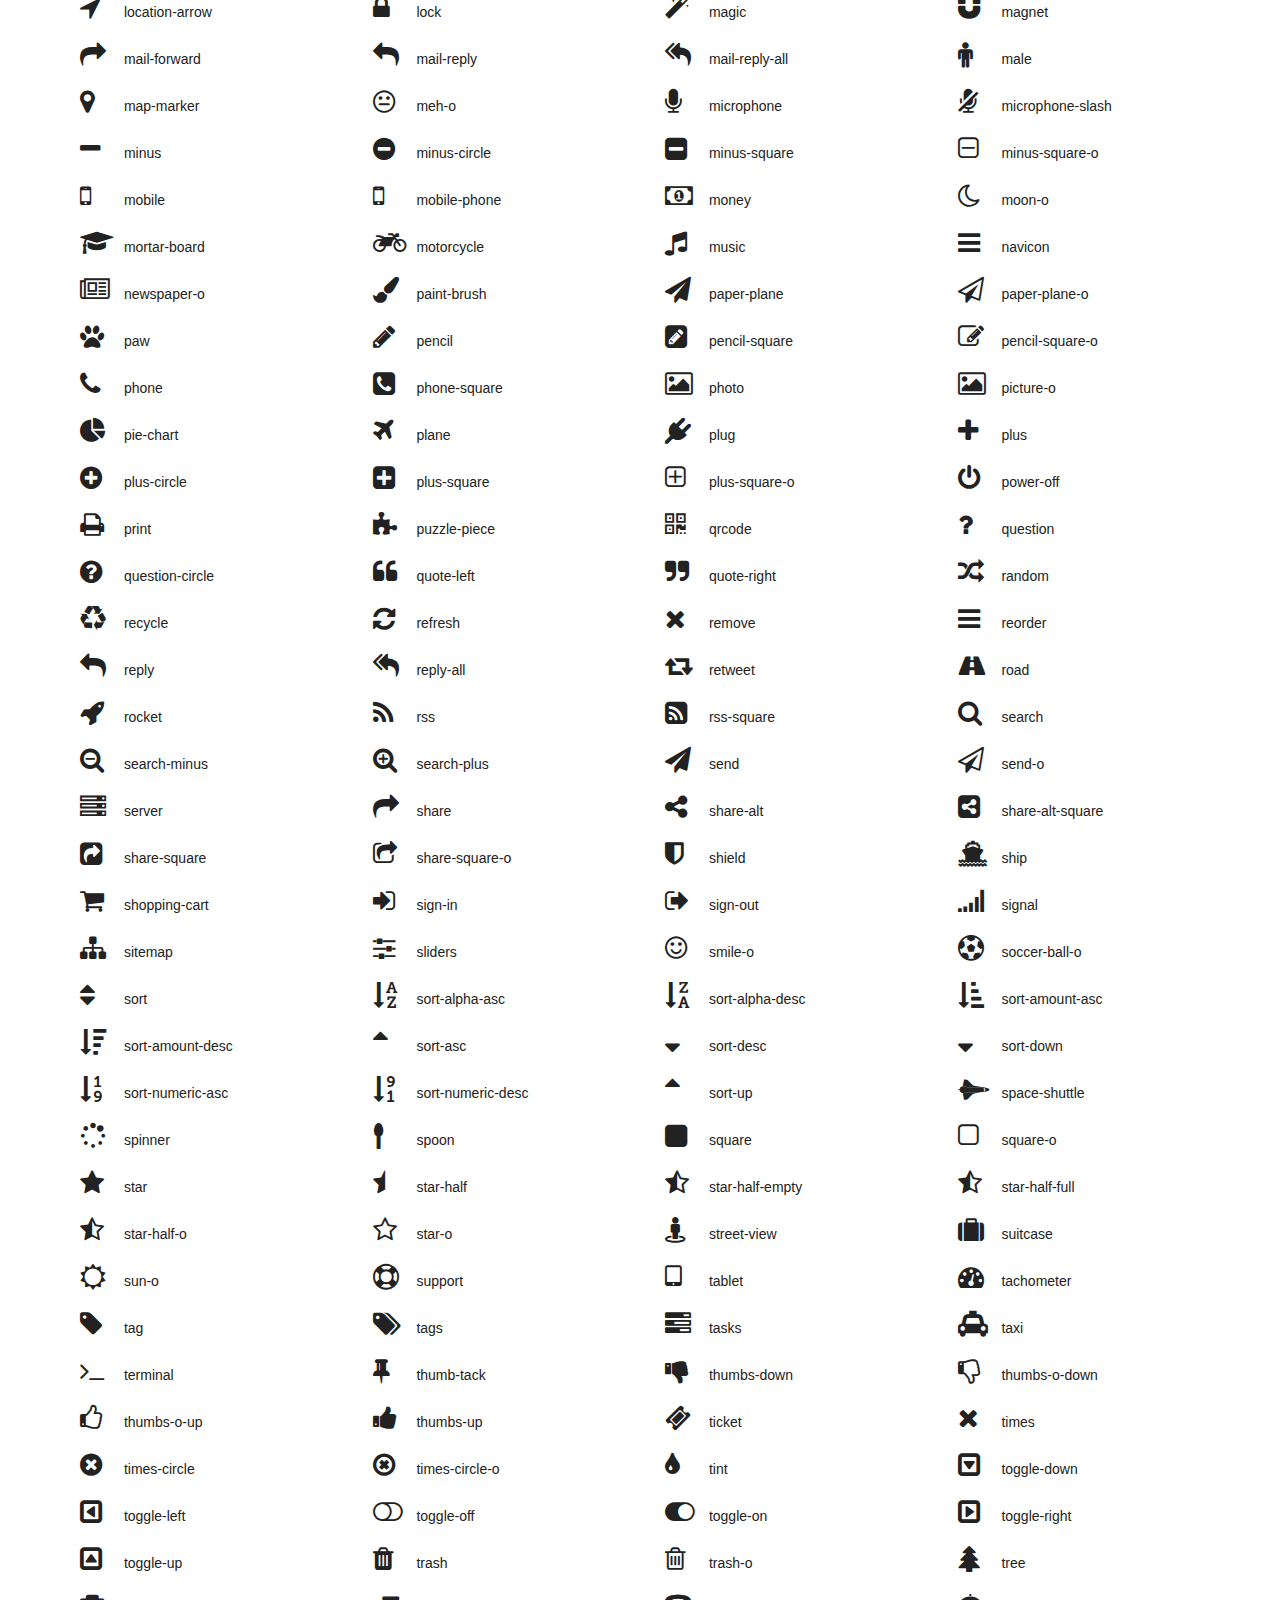
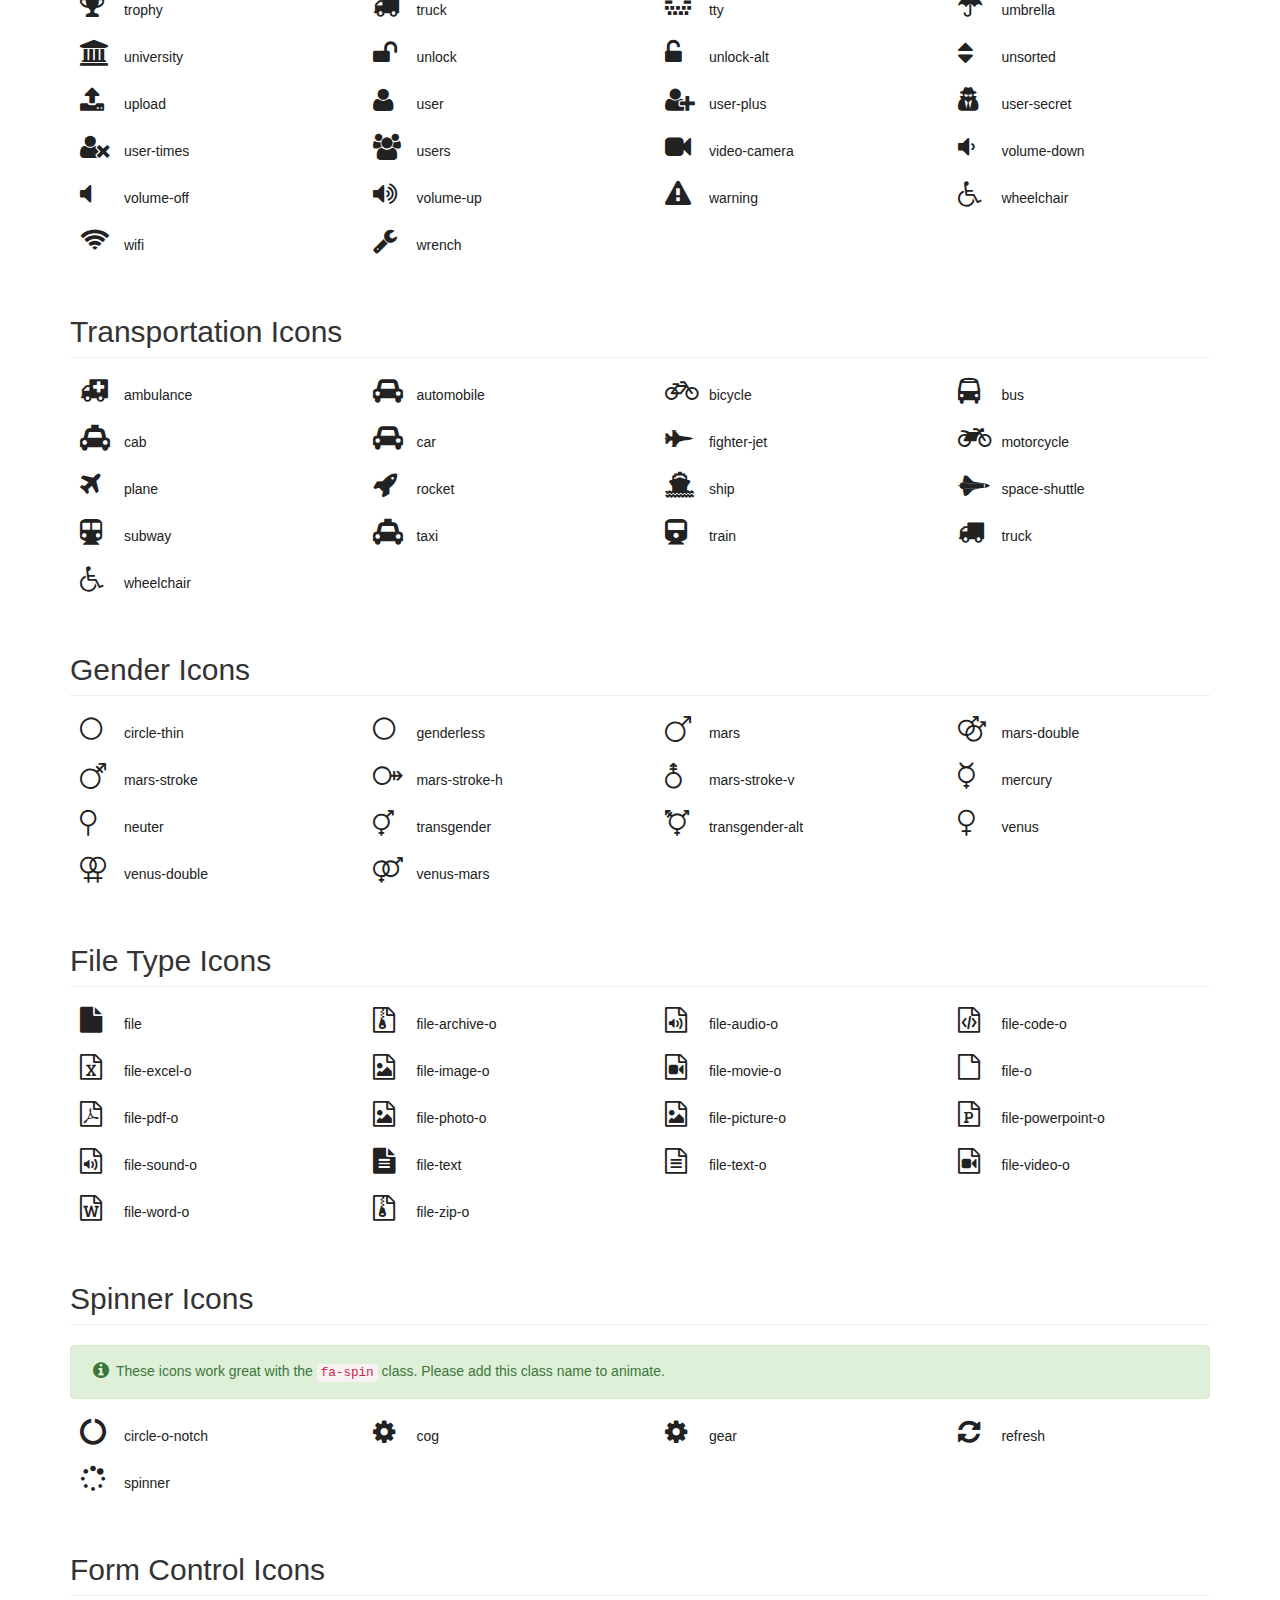
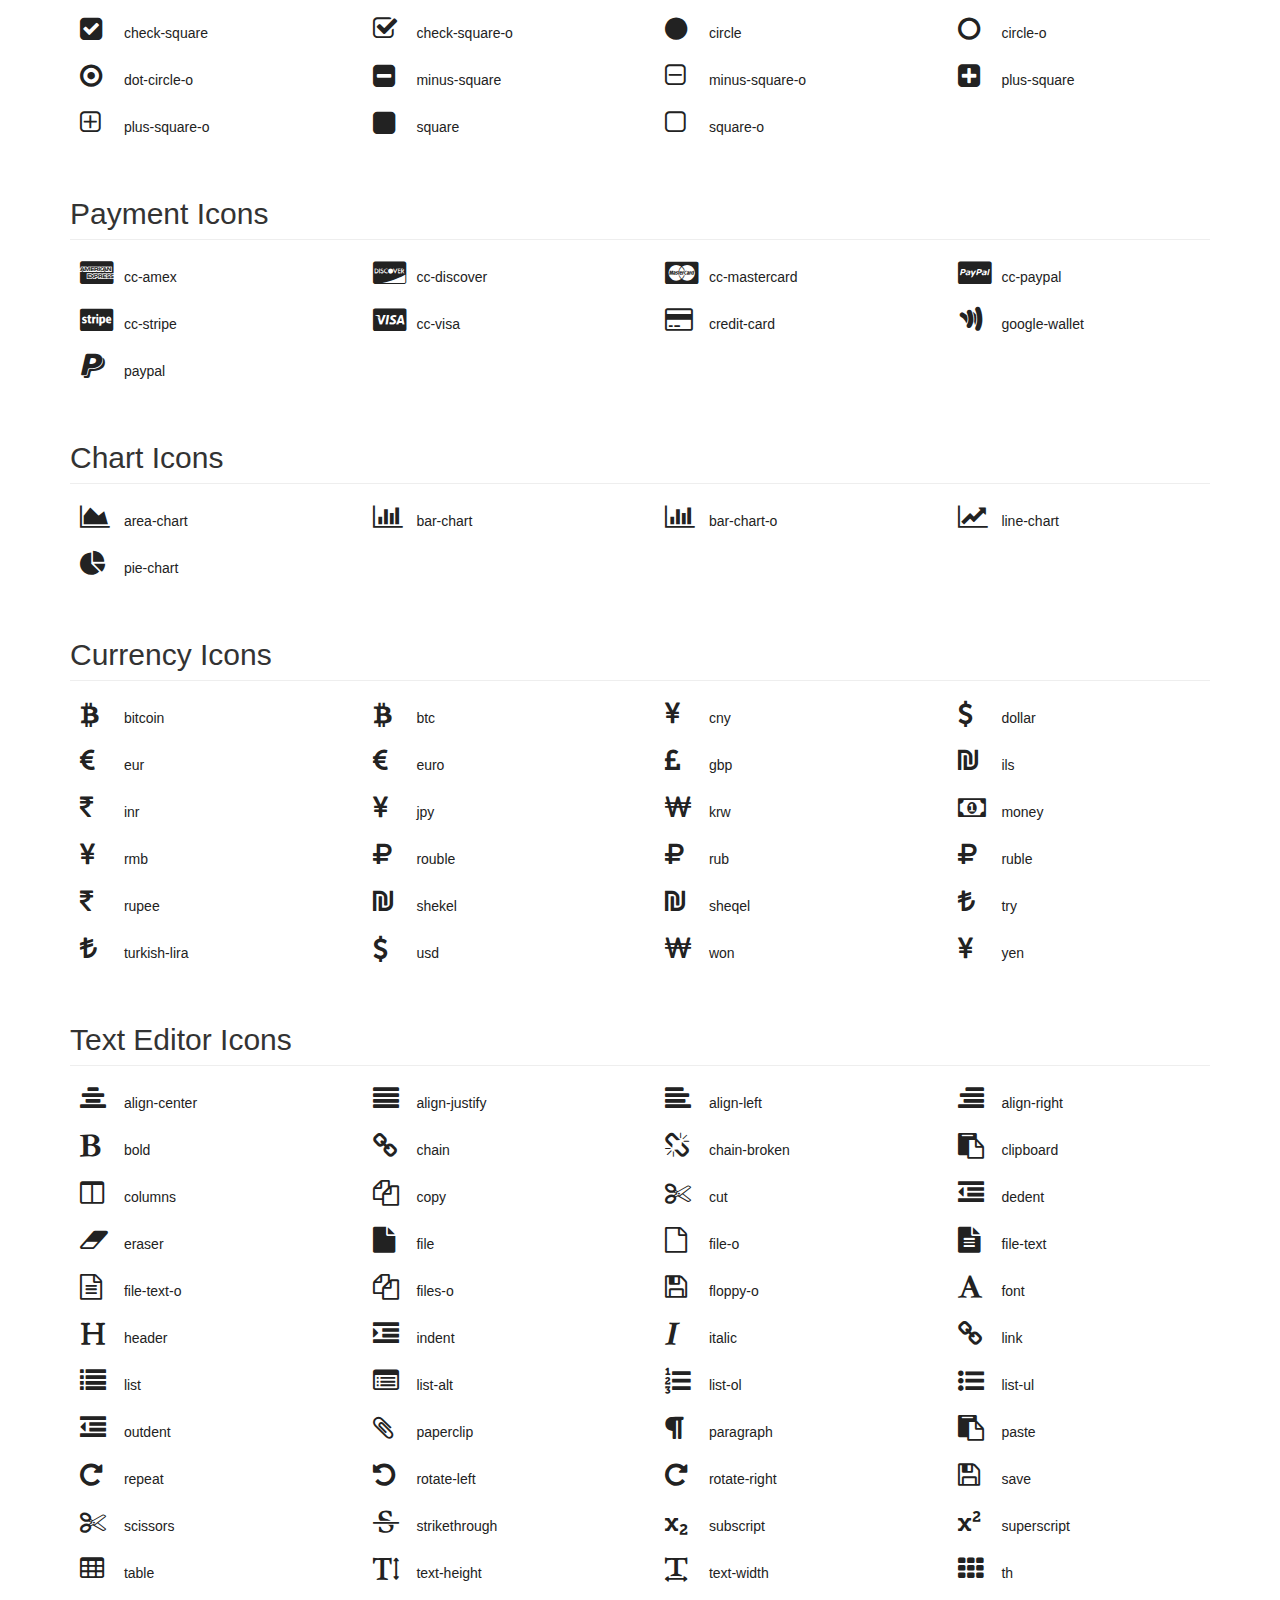
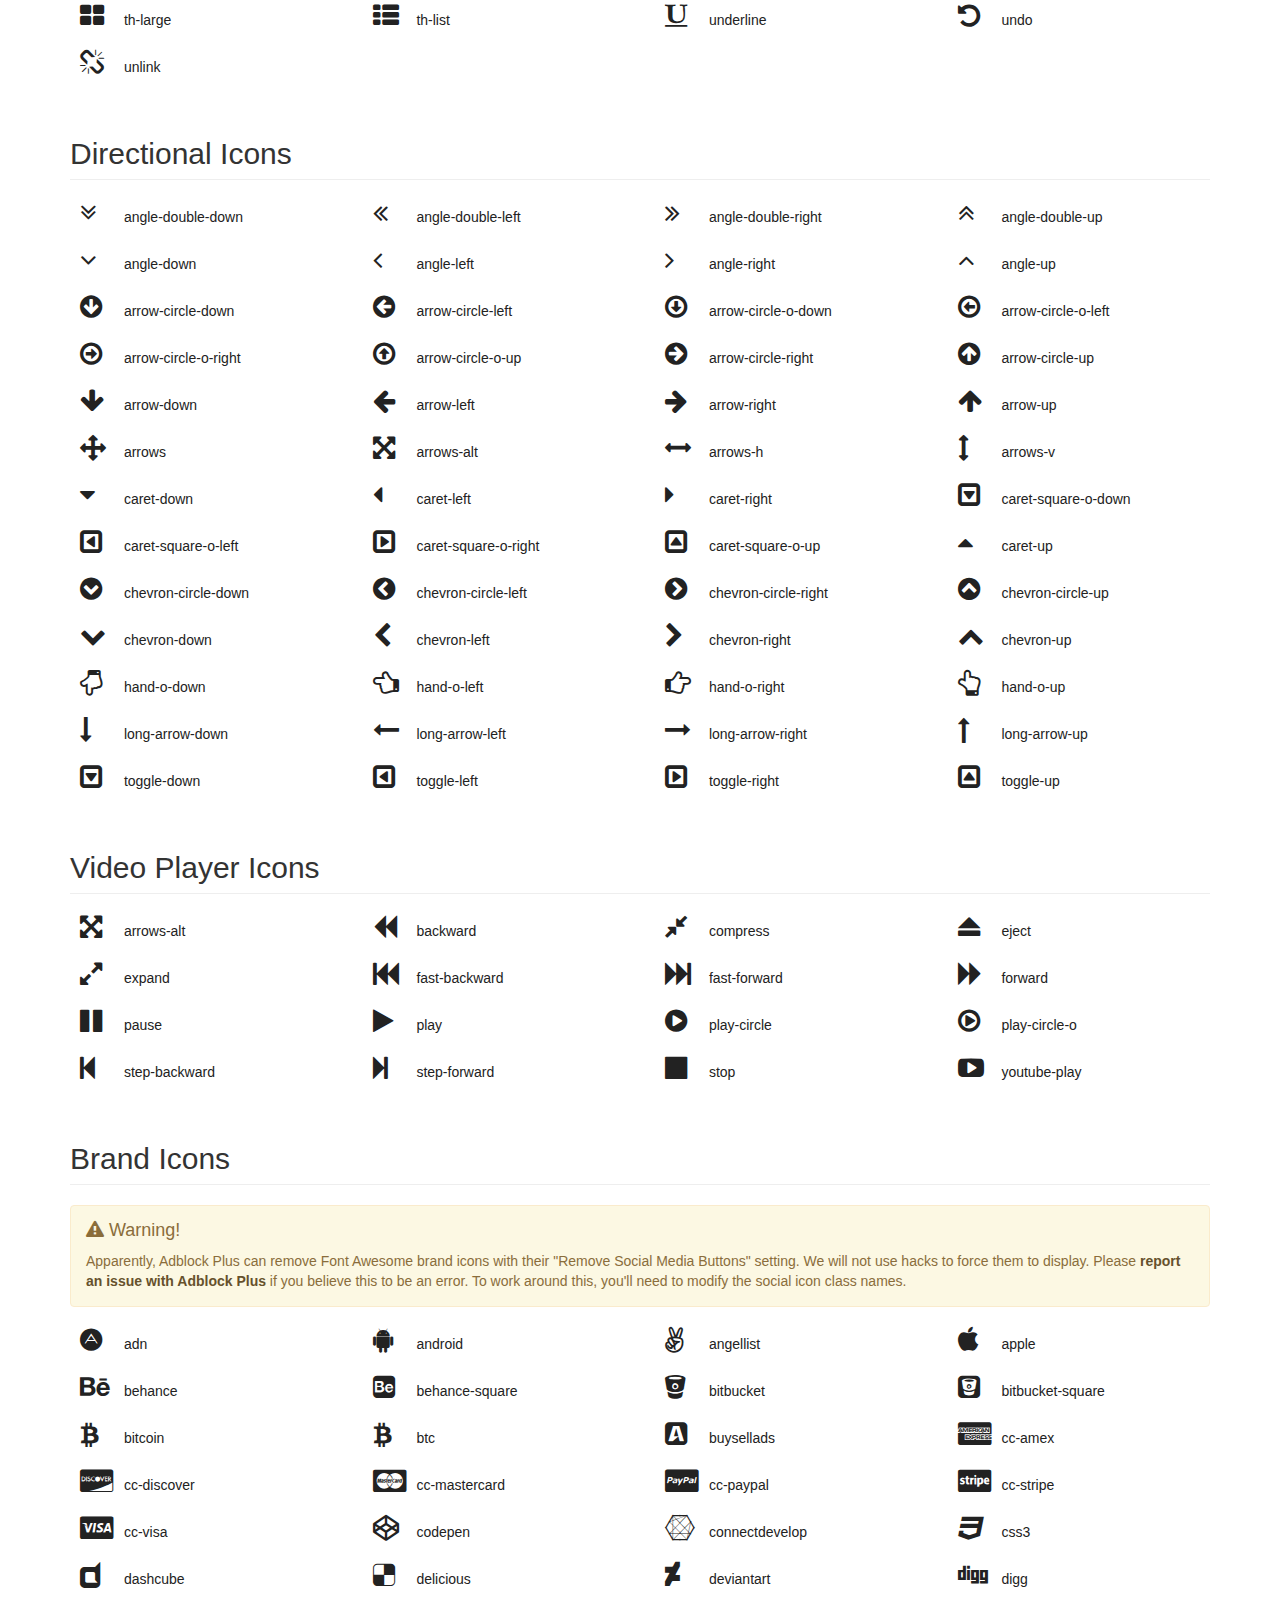
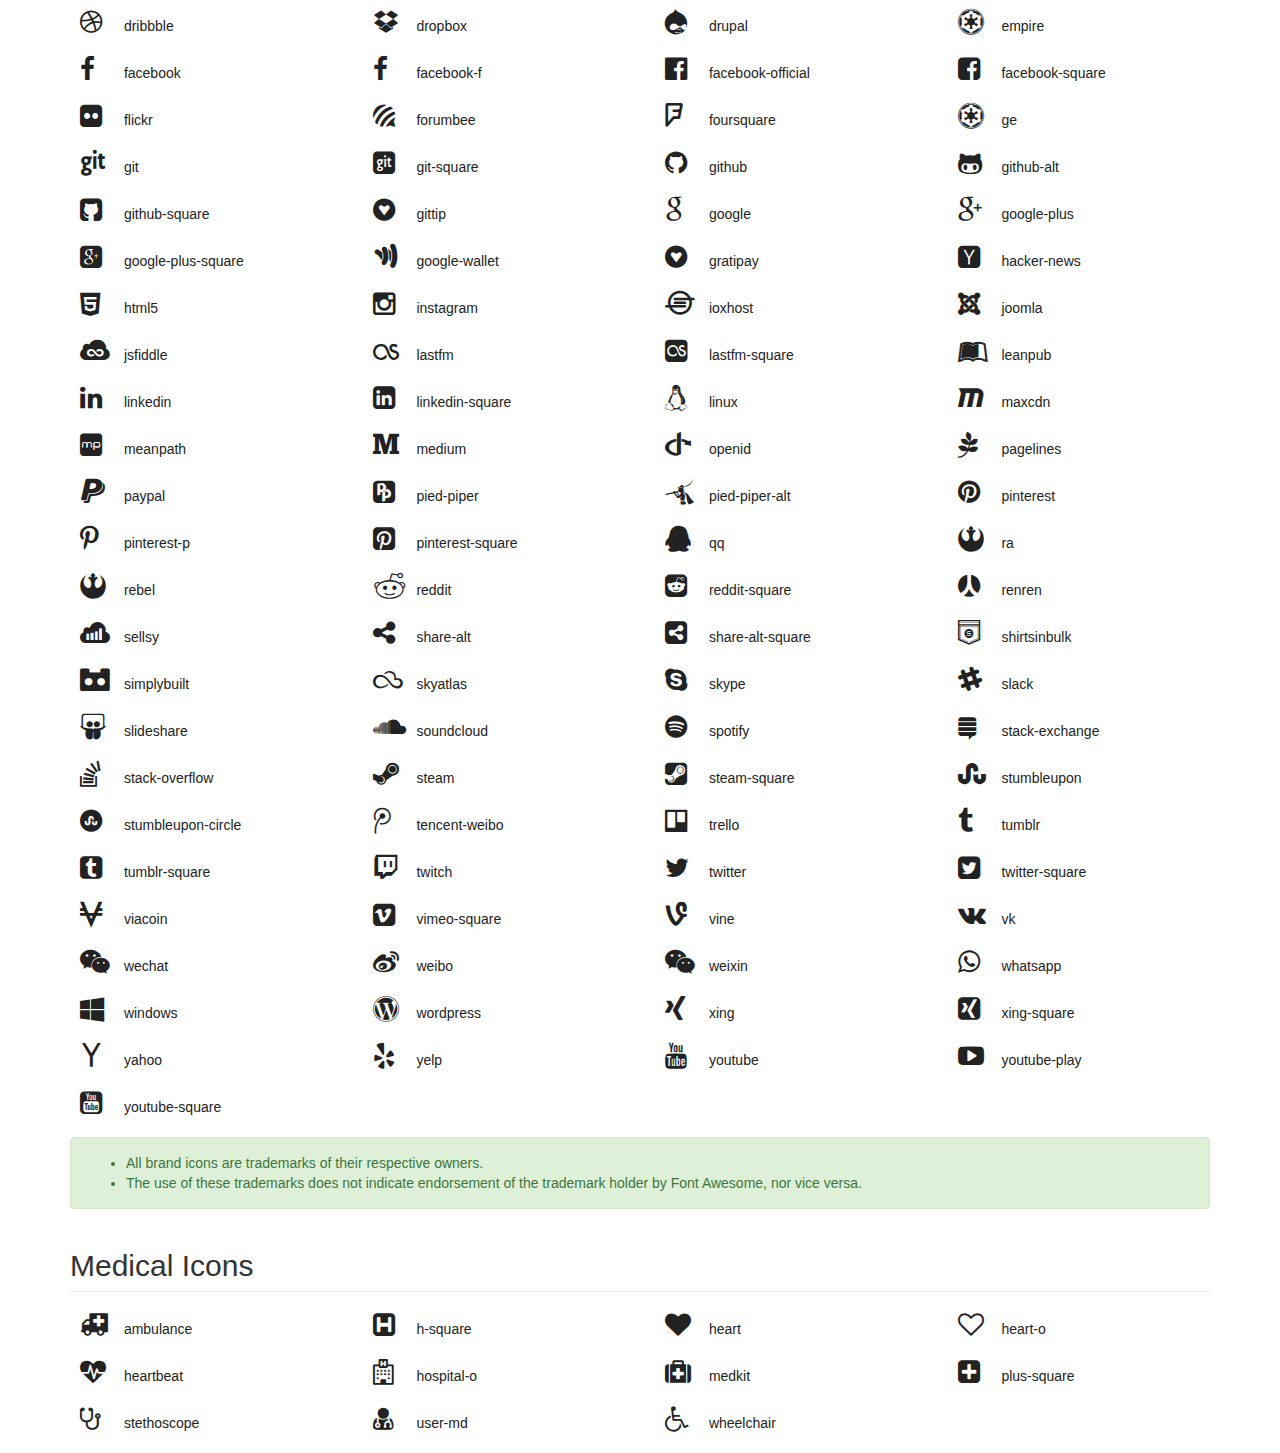
<file: bangkit/font-awesome.html>
<!doctype html>
<html>

<head>
    <meta charset="utf-8">
    <title>FlatHost - Responsive Hosting Template</title>
    <meta name="viewport" content="width=device-width, initial-scale=1.0, maximum-scale=1.0, user-scalable=no.0">
    <!-- Bootstrap -->
    <link href="css/bootstrap.min.css" rel="stylesheet">
    <!--==============GOOGLE FONT - OPEN SANS=================-->
    <link href="http://fonts.googleapis.com/css?family=Montserrat:400,700" rel="stylesheet" type="text/css">

    <!--============== ICON FONT FONT-AWESOME=================-->

    <link href="css/plugins/font-awesome.css" rel="stylesheet">

    <style>
    .fontawesome-icon-list a,
    .fontawesome-icon-list a:hover {
        display: block;
        color: #222222;
        line-height: 32px;
        height: 32px;
        padding-left: 10px;
        border-radius: 4px;
        margin-bottom: 15px;
        text-decoration: none;
    }
    
    .fontawesome-icon-list i {
        font-size: 26px;
        min-width: 40px;
    }
    </style>

</head>

<body>

    <div class="container">

        <section class="hidden-print">
            <br>
            <div class="text-center">
                <h1>Font Awesome</h1>
                <p class="lead">
                    A list of all available font awesome icons.
                </p>
            </div>

            <h2> Usage: </h2>
            <p> You can place Font Awesome icons just about anywhere using the CSS Prefix fa and the icon's name. Font Awesome is designed to be used with inline elements (we like the &lt;i&gt; tag for brevity, but using a <span> is more semantically correct). To use an icon, Paste the below code snippet and Change the Icon name after fa- </p>
  
  <pre>  &lt;i class="fa fa-beer"&gt;&lt;/i&gt;  </pre>
  
  
  <h2> Icon Sizing: </h2>
  <p> To increase icon sizes relative to their container, use the fa-lg (33% increase), fa-2x, fa-3x, fa-4x, or fa-5x classes. </p>
  
  <pre>  &lt;i class="fa fa-beer fa-3"&gt;&lt;/i&gt;  </pre>
 
</section>




  <section id="new">
  <h2 class="page-header">40 New Icons in 4.3</h2>
  

  <div class="row fontawesome-icon-list">
    

    
      <div class="fa-hover col-md-3 col-sm-4"><a href="#"><i class="fa fa-bed"></i> bed</a>
    </div>

    <div class="fa-hover col-md-3 col-sm-4"><a href="../icon/buysellads"><i class="fa fa-buysellads"></i> buysellads</a></div>

    <div class="fa-hover col-md-3 col-sm-4"><a href="../icon/cart-arrow-down"><i class="fa fa-cart-arrow-down"></i> cart-arrow-down</a></div>

    <div class="fa-hover col-md-3 col-sm-4"><a href="../icon/cart-plus"><i class="fa fa-cart-plus"></i> cart-plus</a></div>

    <div class="fa-hover col-md-3 col-sm-4"><a href="../icon/connectdevelop"><i class="fa fa-connectdevelop"></i> connectdevelop</a></div>

    <div class="fa-hover col-md-3 col-sm-4"><a href="../icon/dashcube"><i class="fa fa-dashcube"></i> dashcube</a></div>

    <div class="fa-hover col-md-3 col-sm-4"><a href="../icon/diamond"><i class="fa fa-diamond"></i> diamond</a></div>

    <div class="fa-hover col-md-3 col-sm-4"><a href="../icon/facebook-official"><i class="fa fa-facebook-official"></i> facebook-official</a></div>

    <div class="fa-hover col-md-3 col-sm-4"><a href="../icon/forumbee"><i class="fa fa-forumbee"></i> forumbee</a></div>

    <div class="fa-hover col-md-3 col-sm-4"><a href="../icon/heartbeat"><i class="fa fa-heartbeat"></i> heartbeat</a></div>

    <div class="fa-hover col-md-3 col-sm-4"><a href="../icon/bed"><i class="fa fa-hotel"></i> hotel </a></div>

    <div class="fa-hover col-md-3 col-sm-4"><a href="../icon/leanpub"><i class="fa fa-leanpub"></i> leanpub</a></div>

    <div class="fa-hover col-md-3 col-sm-4"><a href="../icon/mars"><i class="fa fa-mars"></i> mars</a></div>

    <div class="fa-hover col-md-3 col-sm-4"><a href="../icon/mars-double"><i class="fa fa-mars-double"></i> mars-double</a></div>

    <div class="fa-hover col-md-3 col-sm-4"><a href="../icon/mars-stroke"><i class="fa fa-mars-stroke"></i> mars-stroke</a></div>

    <div class="fa-hover col-md-3 col-sm-4"><a href="../icon/mars-stroke-h"><i class="fa fa-mars-stroke-h"></i> mars-stroke-h</a></div>

    <div class="fa-hover col-md-3 col-sm-4"><a href="../icon/mars-stroke-v"><i class="fa fa-mars-stroke-v"></i> mars-stroke-v</a></div>

    <div class="fa-hover col-md-3 col-sm-4"><a href="../icon/medium"><i class="fa fa-medium"></i> medium</a></div>

    <div class="fa-hover col-md-3 col-sm-4"><a href="../icon/mercury"><i class="fa fa-mercury"></i> mercury</a></div>

    <div class="fa-hover col-md-3 col-sm-4"><a href="../icon/motorcycle"><i class="fa fa-motorcycle"></i> motorcycle</a></div>

    <div class="fa-hover col-md-3 col-sm-4"><a href="../icon/neuter"><i class="fa fa-neuter"></i> neuter</a></div>

    <div class="fa-hover col-md-3 col-sm-4"><a href="../icon/pinterest-p"><i class="fa fa-pinterest-p"></i> pinterest-p</a></div>

    <div class="fa-hover col-md-3 col-sm-4"><a href="../icon/sellsy"><i class="fa fa-sellsy"></i> sellsy</a></div>

    <div class="fa-hover col-md-3 col-sm-4"><a href="../icon/server"><i class="fa fa-server"></i> server</a></div>

    <div class="fa-hover col-md-3 col-sm-4"><a href="../icon/ship"><i class="fa fa-ship"></i> ship</a></div>

    <div class="fa-hover col-md-3 col-sm-4"><a href="../icon/shirtsinbulk"><i class="fa fa-shirtsinbulk"></i> shirtsinbulk</a></div>

    <div class="fa-hover col-md-3 col-sm-4"><a href="../icon/simplybuilt"><i class="fa fa-simplybuilt"></i> simplybuilt</a></div>

    <div class="fa-hover col-md-3 col-sm-4"><a href="../icon/skyatlas"><i class="fa fa-skyatlas"></i> skyatlas</a></div>

    <div class="fa-hover col-md-3 col-sm-4"><a href="../icon/street-view"><i class="fa fa-street-view"></i> street-view</a></div>

    <div class="fa-hover col-md-3 col-sm-4"><a href="../icon/subway"><i class="fa fa-subway"></i> subway</a></div>

    <div class="fa-hover col-md-3 col-sm-4"><a href="../icon/train"><i class="fa fa-train"></i> train</a></div>

    <div class="fa-hover col-md-3 col-sm-4"><a href="../icon/transgender"><i class="fa fa-transgender"></i> transgender</a></div>

    <div class="fa-hover col-md-3 col-sm-4"><a href="../icon/transgender-alt"><i class="fa fa-transgender-alt"></i> transgender-alt</a></div>

    <div class="fa-hover col-md-3 col-sm-4"><a href="../icon/user-plus"><i class="fa fa-user-plus"></i> user-plus</a></div>

    <div class="fa-hover col-md-3 col-sm-4"><a href="../icon/user-secret"><i class="fa fa-user-secret"></i> user-secret</a></div>

    <div class="fa-hover col-md-3 col-sm-4"><a href="../icon/user-times"><i class="fa fa-user-times"></i> user-times</a></div>

    <div class="fa-hover col-md-3 col-sm-4"><a href="../icon/venus"><i class="fa fa-venus"></i> venus</a></div>

    <div class="fa-hover col-md-3 col-sm-4"><a href="../icon/venus-double"><i class="fa fa-venus-double"></i> venus-double</a></div>

    <div class="fa-hover col-md-3 col-sm-4"><a href="../icon/venus-mars"><i class="fa fa-venus-mars"></i> venus-mars</a></div>

    <div class="fa-hover col-md-3 col-sm-4"><a href="../icon/viacoin"><i class="fa fa-viacoin"></i> viacoin</a></div>

    <div class="fa-hover col-md-3 col-sm-4"><a href="../icon/whatsapp"><i class="fa fa-whatsapp"></i> whatsapp</a></div>

    </div>

    </section>

    <section id="web-application">
        <h2 class="page-header">Web Application Icons</h2>

        <div class="row fontawesome-icon-list">

            <div class="fa-hover col-md-3 col-sm-4"><a href="../icon/adjust"><i class="fa fa-adjust"></i> adjust</a></div>

            <div class="fa-hover col-md-3 col-sm-4"><a href="../icon/anchor"><i class="fa fa-anchor"></i> anchor</a></div>

            <div class="fa-hover col-md-3 col-sm-4"><a href="../icon/archive"><i class="fa fa-archive"></i> archive</a></div>

            <div class="fa-hover col-md-3 col-sm-4"><a href="../icon/area-chart"><i class="fa fa-area-chart"></i> area-chart</a></div>

            <div class="fa-hover col-md-3 col-sm-4"><a href="../icon/arrows"><i class="fa fa-arrows"></i> arrows</a></div>

            <div class="fa-hover col-md-3 col-sm-4"><a href="../icon/arrows-h"><i class="fa fa-arrows-h"></i> arrows-h</a></div>

            <div class="fa-hover col-md-3 col-sm-4"><a href="../icon/arrows-v"><i class="fa fa-arrows-v"></i> arrows-v</a></div>

            <div class="fa-hover col-md-3 col-sm-4"><a href="../icon/asterisk"><i class="fa fa-asterisk"></i> asterisk</a></div>

            <div class="fa-hover col-md-3 col-sm-4"><a href="../icon/at"><i class="fa fa-at"></i> at</a></div>

            <div class="fa-hover col-md-3 col-sm-4"><a href="../icon/car"><i class="fa fa-automobile"></i> automobile </a></div>

            <div class="fa-hover col-md-3 col-sm-4"><a href="../icon/ban"><i class="fa fa-ban"></i> ban</a></div>

            <div class="fa-hover col-md-3 col-sm-4"><a href="../icon/university"><i class="fa fa-bank"></i> bank </a></div>

            <div class="fa-hover col-md-3 col-sm-4"><a href="../icon/bar-chart"><i class="fa fa-bar-chart"></i> bar-chart</a></div>

            <div class="fa-hover col-md-3 col-sm-4"><a href="../icon/bar-chart"><i class="fa fa-bar-chart-o"></i> bar-chart-o </a></div>

            <div class="fa-hover col-md-3 col-sm-4"><a href="../icon/barcode"><i class="fa fa-barcode"></i> barcode</a></div>

            <div class="fa-hover col-md-3 col-sm-4"><a href="../icon/bars"><i class="fa fa-bars"></i> bars</a></div>

            <div class="fa-hover col-md-3 col-sm-4"><a href="../icon/bed"><i class="fa fa-bed"></i> bed</a></div>

            <div class="fa-hover col-md-3 col-sm-4"><a href="../icon/beer"><i class="fa fa-beer"></i> beer</a></div>

            <div class="fa-hover col-md-3 col-sm-4"><a href="../icon/bell"><i class="fa fa-bell"></i> bell</a></div>

            <div class="fa-hover col-md-3 col-sm-4"><a href="../icon/bell-o"><i class="fa fa-bell-o"></i> bell-o</a></div>

            <div class="fa-hover col-md-3 col-sm-4"><a href="../icon/bell-slash"><i class="fa fa-bell-slash"></i> bell-slash</a></div>

            <div class="fa-hover col-md-3 col-sm-4"><a href="../icon/bell-slash-o"><i class="fa fa-bell-slash-o"></i> bell-slash-o</a></div>

            <div class="fa-hover col-md-3 col-sm-4"><a href="../icon/bicycle"><i class="fa fa-bicycle"></i> bicycle</a></div>

            <div class="fa-hover col-md-3 col-sm-4"><a href="../icon/binoculars"><i class="fa fa-binoculars"></i> binoculars</a></div>

            <div class="fa-hover col-md-3 col-sm-4"><a href="../icon/birthday-cake"><i class="fa fa-birthday-cake"></i> birthday-cake</a></div>

            <div class="fa-hover col-md-3 col-sm-4"><a href="../icon/bolt"><i class="fa fa-bolt"></i> bolt</a></div>

            <div class="fa-hover col-md-3 col-sm-4"><a href="../icon/bomb"><i class="fa fa-bomb"></i> bomb</a></div>

            <div class="fa-hover col-md-3 col-sm-4"><a href="../icon/book"><i class="fa fa-book"></i> book</a></div>

            <div class="fa-hover col-md-3 col-sm-4"><a href="../icon/bookmark"><i class="fa fa-bookmark"></i> bookmark</a></div>

            <div class="fa-hover col-md-3 col-sm-4"><a href="../icon/bookmark-o"><i class="fa fa-bookmark-o"></i> bookmark-o</a></div>

            <div class="fa-hover col-md-3 col-sm-4"><a href="../icon/briefcase"><i class="fa fa-briefcase"></i> briefcase</a></div>

            <div class="fa-hover col-md-3 col-sm-4"><a href="../icon/bug"><i class="fa fa-bug"></i> bug</a></div>

            <div class="fa-hover col-md-3 col-sm-4"><a href="../icon/building"><i class="fa fa-building"></i> building</a></div>

            <div class="fa-hover col-md-3 col-sm-4"><a href="../icon/building-o"><i class="fa fa-building-o"></i> building-o</a></div>

            <div class="fa-hover col-md-3 col-sm-4"><a href="../icon/bullhorn"><i class="fa fa-bullhorn"></i> bullhorn</a></div>

            <div class="fa-hover col-md-3 col-sm-4"><a href="../icon/bullseye"><i class="fa fa-bullseye"></i> bullseye</a></div>

            <div class="fa-hover col-md-3 col-sm-4"><a href="../icon/bus"><i class="fa fa-bus"></i> bus</a></div>

            <div class="fa-hover col-md-3 col-sm-4"><a href="../icon/taxi"><i class="fa fa-cab"></i> cab </a></div>

            <div class="fa-hover col-md-3 col-sm-4"><a href="../icon/calculator"><i class="fa fa-calculator"></i> calculator</a></div>

            <div class="fa-hover col-md-3 col-sm-4"><a href="../icon/calendar"><i class="fa fa-calendar"></i> calendar</a></div>

            <div class="fa-hover col-md-3 col-sm-4"><a href="../icon/calendar-o"><i class="fa fa-calendar-o"></i> calendar-o</a></div>

            <div class="fa-hover col-md-3 col-sm-4"><a href="../icon/camera"><i class="fa fa-camera"></i> camera</a></div>

            <div class="fa-hover col-md-3 col-sm-4"><a href="../icon/camera-retro"><i class="fa fa-camera-retro"></i> camera-retro</a></div>

            <div class="fa-hover col-md-3 col-sm-4"><a href="../icon/car"><i class="fa fa-car"></i> car</a></div>

            <div class="fa-hover col-md-3 col-sm-4"><a href="../icon/caret-square-o-down"><i class="fa fa-caret-square-o-down"></i> caret-square-o-down</a></div>

            <div class="fa-hover col-md-3 col-sm-4"><a href="../icon/caret-square-o-left"><i class="fa fa-caret-square-o-left"></i> caret-square-o-left</a></div>

            <div class="fa-hover col-md-3 col-sm-4"><a href="../icon/caret-square-o-right"><i class="fa fa-caret-square-o-right"></i> caret-square-o-right</a></div>

            <div class="fa-hover col-md-3 col-sm-4"><a href="../icon/caret-square-o-up"><i class="fa fa-caret-square-o-up"></i> caret-square-o-up</a></div>

            <div class="fa-hover col-md-3 col-sm-4"><a href="../icon/cart-arrow-down"><i class="fa fa-cart-arrow-down"></i> cart-arrow-down</a></div>

            <div class="fa-hover col-md-3 col-sm-4"><a href="../icon/cart-plus"><i class="fa fa-cart-plus"></i> cart-plus</a></div>

            <div class="fa-hover col-md-3 col-sm-4"><a href="../icon/cc"><i class="fa fa-cc"></i> cc</a></div>

            <div class="fa-hover col-md-3 col-sm-4"><a href="../icon/certificate"><i class="fa fa-certificate"></i> certificate</a></div>

            <div class="fa-hover col-md-3 col-sm-4"><a href="../icon/check"><i class="fa fa-check"></i> check</a></div>

            <div class="fa-hover col-md-3 col-sm-4"><a href="../icon/check-circle"><i class="fa fa-check-circle"></i> check-circle</a></div>

            <div class="fa-hover col-md-3 col-sm-4"><a href="../icon/check-circle-o"><i class="fa fa-check-circle-o"></i> check-circle-o</a></div>

            <div class="fa-hover col-md-3 col-sm-4"><a href="../icon/check-square"><i class="fa fa-check-square"></i> check-square</a></div>

            <div class="fa-hover col-md-3 col-sm-4"><a href="../icon/check-square-o"><i class="fa fa-check-square-o"></i> check-square-o</a></div>

            <div class="fa-hover col-md-3 col-sm-4"><a href="../icon/child"><i class="fa fa-child"></i> child</a></div>

            <div class="fa-hover col-md-3 col-sm-4"><a href="../icon/circle"><i class="fa fa-circle"></i> circle</a></div>

            <div class="fa-hover col-md-3 col-sm-4"><a href="../icon/circle-o"><i class="fa fa-circle-o"></i> circle-o</a></div>

            <div class="fa-hover col-md-3 col-sm-4"><a href="../icon/circle-o-notch"><i class="fa fa-circle-o-notch"></i> circle-o-notch</a></div>

            <div class="fa-hover col-md-3 col-sm-4"><a href="../icon/circle-thin"><i class="fa fa-circle-thin"></i> circle-thin</a></div>

            <div class="fa-hover col-md-3 col-sm-4"><a href="../icon/clock-o"><i class="fa fa-clock-o"></i> clock-o</a></div>

            <div class="fa-hover col-md-3 col-sm-4"><a href="../icon/times"><i class="fa fa-close"></i> close </a></div>

            <div class="fa-hover col-md-3 col-sm-4"><a href="../icon/cloud"><i class="fa fa-cloud"></i> cloud</a></div>

            <div class="fa-hover col-md-3 col-sm-4"><a href="../icon/cloud-download"><i class="fa fa-cloud-download"></i> cloud-download</a></div>

            <div class="fa-hover col-md-3 col-sm-4"><a href="../icon/cloud-upload"><i class="fa fa-cloud-upload"></i> cloud-upload</a></div>

            <div class="fa-hover col-md-3 col-sm-4"><a href="../icon/code"><i class="fa fa-code"></i> code</a></div>

            <div class="fa-hover col-md-3 col-sm-4"><a href="../icon/code-fork"><i class="fa fa-code-fork"></i> code-fork</a></div>

            <div class="fa-hover col-md-3 col-sm-4"><a href="../icon/coffee"><i class="fa fa-coffee"></i> coffee</a></div>

            <div class="fa-hover col-md-3 col-sm-4"><a href="../icon/cog"><i class="fa fa-cog"></i> cog</a></div>

            <div class="fa-hover col-md-3 col-sm-4"><a href="../icon/cogs"><i class="fa fa-cogs"></i> cogs</a></div>

            <div class="fa-hover col-md-3 col-sm-4"><a href="../icon/comment"><i class="fa fa-comment"></i> comment</a></div>

            <div class="fa-hover col-md-3 col-sm-4"><a href="../icon/comment-o"><i class="fa fa-comment-o"></i> comment-o</a></div>

            <div class="fa-hover col-md-3 col-sm-4"><a href="../icon/comments"><i class="fa fa-comments"></i> comments</a></div>

            <div class="fa-hover col-md-3 col-sm-4"><a href="../icon/comments-o"><i class="fa fa-comments-o"></i> comments-o</a></div>

            <div class="fa-hover col-md-3 col-sm-4"><a href="../icon/compass"><i class="fa fa-compass"></i> compass</a></div>

            <div class="fa-hover col-md-3 col-sm-4"><a href="../icon/copyright"><i class="fa fa-copyright"></i> copyright</a></div>

            <div class="fa-hover col-md-3 col-sm-4"><a href="../icon/credit-card"><i class="fa fa-credit-card"></i> credit-card</a></div>

            <div class="fa-hover col-md-3 col-sm-4"><a href="../icon/crop"><i class="fa fa-crop"></i> crop</a></div>

            <div class="fa-hover col-md-3 col-sm-4"><a href="../icon/crosshairs"><i class="fa fa-crosshairs"></i> crosshairs</a></div>

            <div class="fa-hover col-md-3 col-sm-4"><a href="../icon/cube"><i class="fa fa-cube"></i> cube</a></div>

            <div class="fa-hover col-md-3 col-sm-4"><a href="../icon/cubes"><i class="fa fa-cubes"></i> cubes</a></div>

            <div class="fa-hover col-md-3 col-sm-4"><a href="../icon/cutlery"><i class="fa fa-cutlery"></i> cutlery</a></div>

            <div class="fa-hover col-md-3 col-sm-4"><a href="../icon/tachometer"><i class="fa fa-dashboard"></i> dashboard </a></div>

            <div class="fa-hover col-md-3 col-sm-4"><a href="../icon/database"><i class="fa fa-database"></i> database</a></div>

            <div class="fa-hover col-md-3 col-sm-4"><a href="../icon/desktop"><i class="fa fa-desktop"></i> desktop</a></div>

            <div class="fa-hover col-md-3 col-sm-4"><a href="../icon/diamond"><i class="fa fa-diamond"></i> diamond</a></div>

            <div class="fa-hover col-md-3 col-sm-4"><a href="../icon/dot-circle-o"><i class="fa fa-dot-circle-o"></i> dot-circle-o</a></div>

            <div class="fa-hover col-md-3 col-sm-4"><a href="../icon/download"><i class="fa fa-download"></i> download</a></div>

            <div class="fa-hover col-md-3 col-sm-4"><a href="../icon/pencil-square-o"><i class="fa fa-edit"></i> edit </a></div>

            <div class="fa-hover col-md-3 col-sm-4"><a href="../icon/ellipsis-h"><i class="fa fa-ellipsis-h"></i> ellipsis-h</a></div>

            <div class="fa-hover col-md-3 col-sm-4"><a href="../icon/ellipsis-v"><i class="fa fa-ellipsis-v"></i> ellipsis-v</a></div>

            <div class="fa-hover col-md-3 col-sm-4"><a href="../icon/envelope"><i class="fa fa-envelope"></i> envelope</a></div>

            <div class="fa-hover col-md-3 col-sm-4"><a href="../icon/envelope-o"><i class="fa fa-envelope-o"></i> envelope-o</a></div>

            <div class="fa-hover col-md-3 col-sm-4"><a href="../icon/envelope-square"><i class="fa fa-envelope-square"></i> envelope-square</a></div>

            <div class="fa-hover col-md-3 col-sm-4"><a href="../icon/eraser"><i class="fa fa-eraser"></i> eraser</a></div>

            <div class="fa-hover col-md-3 col-sm-4"><a href="../icon/exchange"><i class="fa fa-exchange"></i> exchange</a></div>

            <div class="fa-hover col-md-3 col-sm-4"><a href="../icon/exclamation"><i class="fa fa-exclamation"></i> exclamation</a></div>

            <div class="fa-hover col-md-3 col-sm-4"><a href="../icon/exclamation-circle"><i class="fa fa-exclamation-circle"></i> exclamation-circle</a></div>

            <div class="fa-hover col-md-3 col-sm-4"><a href="../icon/exclamation-triangle"><i class="fa fa-exclamation-triangle"></i> exclamation-triangle</a></div>

            <div class="fa-hover col-md-3 col-sm-4"><a href="../icon/external-link"><i class="fa fa-external-link"></i> external-link</a></div>

            <div class="fa-hover col-md-3 col-sm-4"><a href="../icon/external-link-square"><i class="fa fa-external-link-square"></i> external-link-square</a></div>

            <div class="fa-hover col-md-3 col-sm-4"><a href="../icon/eye"><i class="fa fa-eye"></i> eye</a></div>

            <div class="fa-hover col-md-3 col-sm-4"><a href="../icon/eye-slash"><i class="fa fa-eye-slash"></i> eye-slash</a></div>

            <div class="fa-hover col-md-3 col-sm-4"><a href="../icon/eyedropper"><i class="fa fa-eyedropper"></i> eyedropper</a></div>

            <div class="fa-hover col-md-3 col-sm-4"><a href="../icon/fax"><i class="fa fa-fax"></i> fax</a></div>

            <div class="fa-hover col-md-3 col-sm-4"><a href="../icon/female"><i class="fa fa-female"></i> female</a></div>

            <div class="fa-hover col-md-3 col-sm-4"><a href="../icon/fighter-jet"><i class="fa fa-fighter-jet"></i> fighter-jet</a></div>

            <div class="fa-hover col-md-3 col-sm-4"><a href="../icon/file-archive-o"><i class="fa fa-file-archive-o"></i> file-archive-o</a></div>

            <div class="fa-hover col-md-3 col-sm-4"><a href="../icon/file-audio-o"><i class="fa fa-file-audio-o"></i> file-audio-o</a></div>

            <div class="fa-hover col-md-3 col-sm-4"><a href="../icon/file-code-o"><i class="fa fa-file-code-o"></i> file-code-o</a></div>

            <div class="fa-hover col-md-3 col-sm-4"><a href="../icon/file-excel-o"><i class="fa fa-file-excel-o"></i> file-excel-o</a></div>

            <div class="fa-hover col-md-3 col-sm-4"><a href="../icon/file-image-o"><i class="fa fa-file-image-o"></i> file-image-o</a></div>

            <div class="fa-hover col-md-3 col-sm-4"><a href="../icon/file-video-o"><i class="fa fa-file-movie-o"></i> file-movie-o </a></div>

            <div class="fa-hover col-md-3 col-sm-4"><a href="../icon/file-pdf-o"><i class="fa fa-file-pdf-o"></i> file-pdf-o</a></div>

            <div class="fa-hover col-md-3 col-sm-4"><a href="../icon/file-image-o"><i class="fa fa-file-photo-o"></i> file-photo-o </a></div>

            <div class="fa-hover col-md-3 col-sm-4"><a href="../icon/file-image-o"><i class="fa fa-file-picture-o"></i> file-picture-o </a></div>

            <div class="fa-hover col-md-3 col-sm-4"><a href="../icon/file-powerpoint-o"><i class="fa fa-file-powerpoint-o"></i> file-powerpoint-o</a></div>

            <div class="fa-hover col-md-3 col-sm-4"><a href="../icon/file-audio-o"><i class="fa fa-file-sound-o"></i> file-sound-o </a></div>

            <div class="fa-hover col-md-3 col-sm-4"><a href="../icon/file-video-o"><i class="fa fa-file-video-o"></i> file-video-o</a></div>

            <div class="fa-hover col-md-3 col-sm-4"><a href="../icon/file-word-o"><i class="fa fa-file-word-o"></i> file-word-o</a></div>

            <div class="fa-hover col-md-3 col-sm-4"><a href="../icon/file-archive-o"><i class="fa fa-file-zip-o"></i> file-zip-o </a></div>

            <div class="fa-hover col-md-3 col-sm-4"><a href="../icon/film"><i class="fa fa-film"></i> film</a></div>

            <div class="fa-hover col-md-3 col-sm-4"><a href="../icon/filter"><i class="fa fa-filter"></i> filter</a></div>

            <div class="fa-hover col-md-3 col-sm-4"><a href="../icon/fire"><i class="fa fa-fire"></i> fire</a></div>

            <div class="fa-hover col-md-3 col-sm-4"><a href="../icon/fire-extinguisher"><i class="fa fa-fire-extinguisher"></i> fire-extinguisher</a></div>

            <div class="fa-hover col-md-3 col-sm-4"><a href="../icon/flag"><i class="fa fa-flag"></i> flag</a></div>

            <div class="fa-hover col-md-3 col-sm-4"><a href="../icon/flag-checkered"><i class="fa fa-flag-checkered"></i> flag-checkered</a></div>

            <div class="fa-hover col-md-3 col-sm-4"><a href="../icon/flag-o"><i class="fa fa-flag-o"></i> flag-o</a></div>

            <div class="fa-hover col-md-3 col-sm-4"><a href="../icon/bolt"><i class="fa fa-flash"></i> flash </a></div>

            <div class="fa-hover col-md-3 col-sm-4"><a href="../icon/flask"><i class="fa fa-flask"></i> flask</a></div>

            <div class="fa-hover col-md-3 col-sm-4"><a href="../icon/folder"><i class="fa fa-folder"></i> folder</a></div>

            <div class="fa-hover col-md-3 col-sm-4"><a href="../icon/folder-o"><i class="fa fa-folder-o"></i> folder-o</a></div>

            <div class="fa-hover col-md-3 col-sm-4"><a href="../icon/folder-open"><i class="fa fa-folder-open"></i> folder-open</a></div>

            <div class="fa-hover col-md-3 col-sm-4"><a href="../icon/folder-open-o"><i class="fa fa-folder-open-o"></i> folder-open-o</a></div>

            <div class="fa-hover col-md-3 col-sm-4"><a href="../icon/frown-o"><i class="fa fa-frown-o"></i> frown-o</a></div>

            <div class="fa-hover col-md-3 col-sm-4"><a href="../icon/futbol-o"><i class="fa fa-futbol-o"></i> futbol-o</a></div>

            <div class="fa-hover col-md-3 col-sm-4"><a href="../icon/gamepad"><i class="fa fa-gamepad"></i> gamepad</a></div>

            <div class="fa-hover col-md-3 col-sm-4"><a href="../icon/gavel"><i class="fa fa-gavel"></i> gavel</a></div>

            <div class="fa-hover col-md-3 col-sm-4"><a href="../icon/cog"><i class="fa fa-gear"></i> gear </a></div>

            <div class="fa-hover col-md-3 col-sm-4"><a href="../icon/cogs"><i class="fa fa-gears"></i> gears </a></div>

            <div class="fa-hover col-md-3 col-sm-4"><a href="../icon/circle-thin"><i class="fa fa-genderless"></i> genderless </a></div>

            <div class="fa-hover col-md-3 col-sm-4"><a href="../icon/gift"><i class="fa fa-gift"></i> gift</a></div>

            <div class="fa-hover col-md-3 col-sm-4"><a href="../icon/glass"><i class="fa fa-glass"></i> glass</a></div>

            <div class="fa-hover col-md-3 col-sm-4"><a href="../icon/globe"><i class="fa fa-globe"></i> globe</a></div>

            <div class="fa-hover col-md-3 col-sm-4"><a href="../icon/graduation-cap"><i class="fa fa-graduation-cap"></i> graduation-cap</a></div>

            <div class="fa-hover col-md-3 col-sm-4"><a href="../icon/users"><i class="fa fa-group"></i> group </a></div>

            <div class="fa-hover col-md-3 col-sm-4"><a href="../icon/hdd-o"><i class="fa fa-hdd-o"></i> hdd-o</a></div>

            <div class="fa-hover col-md-3 col-sm-4"><a href="../icon/headphones"><i class="fa fa-headphones"></i> headphones</a></div>

            <div class="fa-hover col-md-3 col-sm-4"><a href="../icon/heart"><i class="fa fa-heart"></i> heart</a></div>

            <div class="fa-hover col-md-3 col-sm-4"><a href="../icon/heart-o"><i class="fa fa-heart-o"></i> heart-o</a></div>

            <div class="fa-hover col-md-3 col-sm-4"><a href="../icon/heartbeat"><i class="fa fa-heartbeat"></i> heartbeat</a></div>

            <div class="fa-hover col-md-3 col-sm-4"><a href="../icon/history"><i class="fa fa-history"></i> history</a></div>

            <div class="fa-hover col-md-3 col-sm-4"><a href="../icon/home"><i class="fa fa-home"></i> home</a></div>

            <div class="fa-hover col-md-3 col-sm-4"><a href="../icon/bed"><i class="fa fa-hotel"></i> hotel </a></div>

            <div class="fa-hover col-md-3 col-sm-4"><a href="../icon/picture-o"><i class="fa fa-image"></i> image </a></div>

            <div class="fa-hover col-md-3 col-sm-4"><a href="../icon/inbox"><i class="fa fa-inbox"></i> inbox</a></div>

            <div class="fa-hover col-md-3 col-sm-4"><a href="../icon/info"><i class="fa fa-info"></i> info</a></div>

            <div class="fa-hover col-md-3 col-sm-4"><a href="../icon/info-circle"><i class="fa fa-info-circle"></i> info-circle</a></div>

            <div class="fa-hover col-md-3 col-sm-4"><a href="../icon/university"><i class="fa fa-institution"></i> institution </a></div>

            <div class="fa-hover col-md-3 col-sm-4"><a href="../icon/key"><i class="fa fa-key"></i> key</a></div>

            <div class="fa-hover col-md-3 col-sm-4"><a href="../icon/keyboard-o"><i class="fa fa-keyboard-o"></i> keyboard-o</a></div>

            <div class="fa-hover col-md-3 col-sm-4"><a href="../icon/language"><i class="fa fa-language"></i> language</a></div>

            <div class="fa-hover col-md-3 col-sm-4"><a href="../icon/laptop"><i class="fa fa-laptop"></i> laptop</a></div>

            <div class="fa-hover col-md-3 col-sm-4"><a href="../icon/leaf"><i class="fa fa-leaf"></i> leaf</a></div>

            <div class="fa-hover col-md-3 col-sm-4"><a href="../icon/gavel"><i class="fa fa-legal"></i> legal </a></div>

            <div class="fa-hover col-md-3 col-sm-4"><a href="../icon/lemon-o"><i class="fa fa-lemon-o"></i> lemon-o</a></div>

            <div class="fa-hover col-md-3 col-sm-4"><a href="../icon/level-down"><i class="fa fa-level-down"></i> level-down</a></div>

            <div class="fa-hover col-md-3 col-sm-4"><a href="../icon/level-up"><i class="fa fa-level-up"></i> level-up</a></div>

            <div class="fa-hover col-md-3 col-sm-4"><a href="../icon/life-ring"><i class="fa fa-life-bouy"></i> life-bouy </a></div>

            <div class="fa-hover col-md-3 col-sm-4"><a href="../icon/life-ring"><i class="fa fa-life-buoy"></i> life-buoy </a></div>

            <div class="fa-hover col-md-3 col-sm-4"><a href="../icon/life-ring"><i class="fa fa-life-ring"></i> life-ring</a></div>

            <div class="fa-hover col-md-3 col-sm-4"><a href="../icon/life-ring"><i class="fa fa-life-saver"></i> life-saver </a></div>

            <div class="fa-hover col-md-3 col-sm-4"><a href="../icon/lightbulb-o"><i class="fa fa-lightbulb-o"></i> lightbulb-o</a></div>

            <div class="fa-hover col-md-3 col-sm-4"><a href="../icon/line-chart"><i class="fa fa-line-chart"></i> line-chart</a></div>

            <div class="fa-hover col-md-3 col-sm-4"><a href="../icon/location-arrow"><i class="fa fa-location-arrow"></i> location-arrow</a></div>

            <div class="fa-hover col-md-3 col-sm-4"><a href="../icon/lock"><i class="fa fa-lock"></i> lock</a></div>

            <div class="fa-hover col-md-3 col-sm-4"><a href="../icon/magic"><i class="fa fa-magic"></i> magic</a></div>

            <div class="fa-hover col-md-3 col-sm-4"><a href="../icon/magnet"><i class="fa fa-magnet"></i> magnet</a></div>

            <div class="fa-hover col-md-3 col-sm-4"><a href="../icon/share"><i class="fa fa-mail-forward"></i> mail-forward </a></div>

            <div class="fa-hover col-md-3 col-sm-4"><a href="../icon/reply"><i class="fa fa-mail-reply"></i> mail-reply </a></div>

            <div class="fa-hover col-md-3 col-sm-4"><a href="../icon/reply-all"><i class="fa fa-mail-reply-all"></i> mail-reply-all </a></div>

            <div class="fa-hover col-md-3 col-sm-4"><a href="../icon/male"><i class="fa fa-male"></i> male</a></div>

            <div class="fa-hover col-md-3 col-sm-4"><a href="../icon/map-marker"><i class="fa fa-map-marker"></i> map-marker</a></div>

            <div class="fa-hover col-md-3 col-sm-4"><a href="../icon/meh-o"><i class="fa fa-meh-o"></i> meh-o</a></div>

            <div class="fa-hover col-md-3 col-sm-4"><a href="../icon/microphone"><i class="fa fa-microphone"></i> microphone</a></div>

            <div class="fa-hover col-md-3 col-sm-4"><a href="../icon/microphone-slash"><i class="fa fa-microphone-slash"></i> microphone-slash</a></div>

            <div class="fa-hover col-md-3 col-sm-4"><a href="../icon/minus"><i class="fa fa-minus"></i> minus</a></div>

            <div class="fa-hover col-md-3 col-sm-4"><a href="../icon/minus-circle"><i class="fa fa-minus-circle"></i> minus-circle</a></div>

            <div class="fa-hover col-md-3 col-sm-4"><a href="../icon/minus-square"><i class="fa fa-minus-square"></i> minus-square</a></div>

            <div class="fa-hover col-md-3 col-sm-4"><a href="../icon/minus-square-o"><i class="fa fa-minus-square-o"></i> minus-square-o</a></div>

            <div class="fa-hover col-md-3 col-sm-4"><a href="../icon/mobile"><i class="fa fa-mobile"></i> mobile</a></div>

            <div class="fa-hover col-md-3 col-sm-4"><a href="../icon/mobile"><i class="fa fa-mobile-phone"></i> mobile-phone </a></div>

            <div class="fa-hover col-md-3 col-sm-4"><a href="../icon/money"><i class="fa fa-money"></i> money</a></div>

            <div class="fa-hover col-md-3 col-sm-4"><a href="../icon/moon-o"><i class="fa fa-moon-o"></i> moon-o</a></div>

            <div class="fa-hover col-md-3 col-sm-4"><a href="../icon/graduation-cap"><i class="fa fa-mortar-board"></i> mortar-board </a></div>

            <div class="fa-hover col-md-3 col-sm-4"><a href="../icon/motorcycle"><i class="fa fa-motorcycle"></i> motorcycle</a></div>

            <div class="fa-hover col-md-3 col-sm-4"><a href="../icon/music"><i class="fa fa-music"></i> music</a></div>

            <div class="fa-hover col-md-3 col-sm-4"><a href="../icon/bars"><i class="fa fa-navicon"></i> navicon </a></div>

            <div class="fa-hover col-md-3 col-sm-4"><a href="../icon/newspaper-o"><i class="fa fa-newspaper-o"></i> newspaper-o</a></div>

            <div class="fa-hover col-md-3 col-sm-4"><a href="../icon/paint-brush"><i class="fa fa-paint-brush"></i> paint-brush</a></div>

            <div class="fa-hover col-md-3 col-sm-4"><a href="../icon/paper-plane"><i class="fa fa-paper-plane"></i> paper-plane</a></div>

            <div class="fa-hover col-md-3 col-sm-4"><a href="../icon/paper-plane-o"><i class="fa fa-paper-plane-o"></i> paper-plane-o</a></div>

            <div class="fa-hover col-md-3 col-sm-4"><a href="../icon/paw"><i class="fa fa-paw"></i> paw</a></div>

            <div class="fa-hover col-md-3 col-sm-4"><a href="../icon/pencil"><i class="fa fa-pencil"></i> pencil</a></div>

            <div class="fa-hover col-md-3 col-sm-4"><a href="../icon/pencil-square"><i class="fa fa-pencil-square"></i> pencil-square</a></div>

            <div class="fa-hover col-md-3 col-sm-4"><a href="../icon/pencil-square-o"><i class="fa fa-pencil-square-o"></i> pencil-square-o</a></div>

            <div class="fa-hover col-md-3 col-sm-4"><a href="../icon/phone"><i class="fa fa-phone"></i> phone</a></div>

            <div class="fa-hover col-md-3 col-sm-4"><a href="../icon/phone-square"><i class="fa fa-phone-square"></i> phone-square</a></div>

            <div class="fa-hover col-md-3 col-sm-4"><a href="../icon/picture-o"><i class="fa fa-photo"></i> photo </a></div>

            <div class="fa-hover col-md-3 col-sm-4"><a href="../icon/picture-o"><i class="fa fa-picture-o"></i> picture-o</a></div>

            <div class="fa-hover col-md-3 col-sm-4"><a href="../icon/pie-chart"><i class="fa fa-pie-chart"></i> pie-chart</a></div>

            <div class="fa-hover col-md-3 col-sm-4"><a href="../icon/plane"><i class="fa fa-plane"></i> plane</a></div>

            <div class="fa-hover col-md-3 col-sm-4"><a href="../icon/plug"><i class="fa fa-plug"></i> plug</a></div>

            <div class="fa-hover col-md-3 col-sm-4"><a href="../icon/plus"><i class="fa fa-plus"></i> plus</a></div>

            <div class="fa-hover col-md-3 col-sm-4"><a href="../icon/plus-circle"><i class="fa fa-plus-circle"></i> plus-circle</a></div>

            <div class="fa-hover col-md-3 col-sm-4"><a href="../icon/plus-square"><i class="fa fa-plus-square"></i> plus-square</a></div>

            <div class="fa-hover col-md-3 col-sm-4"><a href="../icon/plus-square-o"><i class="fa fa-plus-square-o"></i> plus-square-o</a></div>

            <div class="fa-hover col-md-3 col-sm-4"><a href="../icon/power-off"><i class="fa fa-power-off"></i> power-off</a></div>

            <div class="fa-hover col-md-3 col-sm-4"><a href="../icon/print"><i class="fa fa-print"></i> print</a></div>

            <div class="fa-hover col-md-3 col-sm-4"><a href="../icon/puzzle-piece"><i class="fa fa-puzzle-piece"></i> puzzle-piece</a></div>

            <div class="fa-hover col-md-3 col-sm-4"><a href="../icon/qrcode"><i class="fa fa-qrcode"></i> qrcode</a></div>

            <div class="fa-hover col-md-3 col-sm-4"><a href="../icon/question"><i class="fa fa-question"></i> question</a></div>

            <div class="fa-hover col-md-3 col-sm-4"><a href="../icon/question-circle"><i class="fa fa-question-circle"></i> question-circle</a></div>

            <div class="fa-hover col-md-3 col-sm-4"><a href="../icon/quote-left"><i class="fa fa-quote-left"></i> quote-left</a></div>

            <div class="fa-hover col-md-3 col-sm-4"><a href="../icon/quote-right"><i class="fa fa-quote-right"></i> quote-right</a></div>

            <div class="fa-hover col-md-3 col-sm-4"><a href="../icon/random"><i class="fa fa-random"></i> random</a></div>

            <div class="fa-hover col-md-3 col-sm-4"><a href="../icon/recycle"><i class="fa fa-recycle"></i> recycle</a></div>

            <div class="fa-hover col-md-3 col-sm-4"><a href="../icon/refresh"><i class="fa fa-refresh"></i> refresh</a></div>

            <div class="fa-hover col-md-3 col-sm-4"><a href="../icon/times"><i class="fa fa-remove"></i> remove </a></div>

            <div class="fa-hover col-md-3 col-sm-4"><a href="../icon/bars"><i class="fa fa-reorder"></i> reorder </a></div>

            <div class="fa-hover col-md-3 col-sm-4"><a href="../icon/reply"><i class="fa fa-reply"></i> reply</a></div>

            <div class="fa-hover col-md-3 col-sm-4"><a href="../icon/reply-all"><i class="fa fa-reply-all"></i> reply-all</a></div>

            <div class="fa-hover col-md-3 col-sm-4"><a href="../icon/retweet"><i class="fa fa-retweet"></i> retweet</a></div>

            <div class="fa-hover col-md-3 col-sm-4"><a href="../icon/road"><i class="fa fa-road"></i> road</a></div>

            <div class="fa-hover col-md-3 col-sm-4"><a href="../icon/rocket"><i class="fa fa-rocket"></i> rocket</a></div>

            <div class="fa-hover col-md-3 col-sm-4"><a href="../icon/rss"><i class="fa fa-rss"></i> rss</a></div>

            <div class="fa-hover col-md-3 col-sm-4"><a href="../icon/rss-square"><i class="fa fa-rss-square"></i> rss-square</a></div>

            <div class="fa-hover col-md-3 col-sm-4"><a href="../icon/search"><i class="fa fa-search"></i> search</a></div>

            <div class="fa-hover col-md-3 col-sm-4"><a href="../icon/search-minus"><i class="fa fa-search-minus"></i> search-minus</a></div>

            <div class="fa-hover col-md-3 col-sm-4"><a href="../icon/search-plus"><i class="fa fa-search-plus"></i> search-plus</a></div>

            <div class="fa-hover col-md-3 col-sm-4"><a href="../icon/paper-plane"><i class="fa fa-send"></i> send </a></div>

            <div class="fa-hover col-md-3 col-sm-4"><a href="../icon/paper-plane-o"><i class="fa fa-send-o"></i> send-o </a></div>

            <div class="fa-hover col-md-3 col-sm-4"><a href="../icon/server"><i class="fa fa-server"></i> server</a></div>

            <div class="fa-hover col-md-3 col-sm-4"><a href="../icon/share"><i class="fa fa-share"></i> share</a></div>

            <div class="fa-hover col-md-3 col-sm-4"><a href="../icon/share-alt"><i class="fa fa-share-alt"></i> share-alt</a></div>

            <div class="fa-hover col-md-3 col-sm-4"><a href="../icon/share-alt-square"><i class="fa fa-share-alt-square"></i> share-alt-square</a></div>

            <div class="fa-hover col-md-3 col-sm-4"><a href="../icon/share-square"><i class="fa fa-share-square"></i> share-square</a></div>

            <div class="fa-hover col-md-3 col-sm-4"><a href="../icon/share-square-o"><i class="fa fa-share-square-o"></i> share-square-o</a></div>

            <div class="fa-hover col-md-3 col-sm-4"><a href="../icon/shield"><i class="fa fa-shield"></i> shield</a></div>

            <div class="fa-hover col-md-3 col-sm-4"><a href="../icon/ship"><i class="fa fa-ship"></i> ship</a></div>

            <div class="fa-hover col-md-3 col-sm-4"><a href="../icon/shopping-cart"><i class="fa fa-shopping-cart"></i> shopping-cart</a></div>

            <div class="fa-hover col-md-3 col-sm-4"><a href="../icon/sign-in"><i class="fa fa-sign-in"></i> sign-in</a></div>

            <div class="fa-hover col-md-3 col-sm-4"><a href="../icon/sign-out"><i class="fa fa-sign-out"></i> sign-out</a></div>

            <div class="fa-hover col-md-3 col-sm-4"><a href="../icon/signal"><i class="fa fa-signal"></i> signal</a></div>

            <div class="fa-hover col-md-3 col-sm-4"><a href="../icon/sitemap"><i class="fa fa-sitemap"></i> sitemap</a></div>

            <div class="fa-hover col-md-3 col-sm-4"><a href="../icon/sliders"><i class="fa fa-sliders"></i> sliders</a></div>

            <div class="fa-hover col-md-3 col-sm-4"><a href="../icon/smile-o"><i class="fa fa-smile-o"></i> smile-o</a></div>

            <div class="fa-hover col-md-3 col-sm-4"><a href="../icon/futbol-o"><i class="fa fa-soccer-ball-o"></i> soccer-ball-o </a></div>

            <div class="fa-hover col-md-3 col-sm-4"><a href="../icon/sort"><i class="fa fa-sort"></i> sort</a></div>

            <div class="fa-hover col-md-3 col-sm-4"><a href="../icon/sort-alpha-asc"><i class="fa fa-sort-alpha-asc"></i> sort-alpha-asc</a></div>

            <div class="fa-hover col-md-3 col-sm-4"><a href="../icon/sort-alpha-desc"><i class="fa fa-sort-alpha-desc"></i> sort-alpha-desc</a></div>

            <div class="fa-hover col-md-3 col-sm-4"><a href="../icon/sort-amount-asc"><i class="fa fa-sort-amount-asc"></i> sort-amount-asc</a></div>

            <div class="fa-hover col-md-3 col-sm-4"><a href="../icon/sort-amount-desc"><i class="fa fa-sort-amount-desc"></i> sort-amount-desc</a></div>

            <div class="fa-hover col-md-3 col-sm-4"><a href="../icon/sort-asc"><i class="fa fa-sort-asc"></i> sort-asc</a></div>

            <div class="fa-hover col-md-3 col-sm-4"><a href="../icon/sort-desc"><i class="fa fa-sort-desc"></i> sort-desc</a></div>

            <div class="fa-hover col-md-3 col-sm-4"><a href="../icon/sort-desc"><i class="fa fa-sort-down"></i> sort-down </a></div>

            <div class="fa-hover col-md-3 col-sm-4"><a href="../icon/sort-numeric-asc"><i class="fa fa-sort-numeric-asc"></i> sort-numeric-asc</a></div>

            <div class="fa-hover col-md-3 col-sm-4"><a href="../icon/sort-numeric-desc"><i class="fa fa-sort-numeric-desc"></i> sort-numeric-desc</a></div>

            <div class="fa-hover col-md-3 col-sm-4"><a href="../icon/sort-asc"><i class="fa fa-sort-up"></i> sort-up </a></div>

            <div class="fa-hover col-md-3 col-sm-4"><a href="../icon/space-shuttle"><i class="fa fa-space-shuttle"></i> space-shuttle</a></div>

            <div class="fa-hover col-md-3 col-sm-4"><a href="../icon/spinner"><i class="fa fa-spinner"></i> spinner</a></div>

            <div class="fa-hover col-md-3 col-sm-4"><a href="../icon/spoon"><i class="fa fa-spoon"></i> spoon</a></div>

            <div class="fa-hover col-md-3 col-sm-4"><a href="../icon/square"><i class="fa fa-square"></i> square</a></div>

            <div class="fa-hover col-md-3 col-sm-4"><a href="../icon/square-o"><i class="fa fa-square-o"></i> square-o</a></div>

            <div class="fa-hover col-md-3 col-sm-4"><a href="../icon/star"><i class="fa fa-star"></i> star</a></div>

            <div class="fa-hover col-md-3 col-sm-4"><a href="../icon/star-half"><i class="fa fa-star-half"></i> star-half</a></div>

            <div class="fa-hover col-md-3 col-sm-4"><a href="../icon/star-half-o"><i class="fa fa-star-half-empty"></i> star-half-empty </a></div>

            <div class="fa-hover col-md-3 col-sm-4"><a href="../icon/star-half-o"><i class="fa fa-star-half-full"></i> star-half-full </a></div>

            <div class="fa-hover col-md-3 col-sm-4"><a href="../icon/star-half-o"><i class="fa fa-star-half-o"></i> star-half-o</a></div>

            <div class="fa-hover col-md-3 col-sm-4"><a href="../icon/star-o"><i class="fa fa-star-o"></i> star-o</a></div>

            <div class="fa-hover col-md-3 col-sm-4"><a href="../icon/street-view"><i class="fa fa-street-view"></i> street-view</a></div>

            <div class="fa-hover col-md-3 col-sm-4"><a href="../icon/suitcase"><i class="fa fa-suitcase"></i> suitcase</a></div>

            <div class="fa-hover col-md-3 col-sm-4"><a href="../icon/sun-o"><i class="fa fa-sun-o"></i> sun-o</a></div>

            <div class="fa-hover col-md-3 col-sm-4"><a href="../icon/life-ring"><i class="fa fa-support"></i> support </a></div>

            <div class="fa-hover col-md-3 col-sm-4"><a href="../icon/tablet"><i class="fa fa-tablet"></i> tablet</a></div>

            <div class="fa-hover col-md-3 col-sm-4"><a href="../icon/tachometer"><i class="fa fa-tachometer"></i> tachometer</a></div>

            <div class="fa-hover col-md-3 col-sm-4"><a href="../icon/tag"><i class="fa fa-tag"></i> tag</a></div>

            <div class="fa-hover col-md-3 col-sm-4"><a href="../icon/tags"><i class="fa fa-tags"></i> tags</a></div>

            <div class="fa-hover col-md-3 col-sm-4"><a href="../icon/tasks"><i class="fa fa-tasks"></i> tasks</a></div>

            <div class="fa-hover col-md-3 col-sm-4"><a href="../icon/taxi"><i class="fa fa-taxi"></i> taxi</a></div>

            <div class="fa-hover col-md-3 col-sm-4"><a href="../icon/terminal"><i class="fa fa-terminal"></i> terminal</a></div>

            <div class="fa-hover col-md-3 col-sm-4"><a href="../icon/thumb-tack"><i class="fa fa-thumb-tack"></i> thumb-tack</a></div>

            <div class="fa-hover col-md-3 col-sm-4"><a href="../icon/thumbs-down"><i class="fa fa-thumbs-down"></i> thumbs-down</a></div>

            <div class="fa-hover col-md-3 col-sm-4"><a href="../icon/thumbs-o-down"><i class="fa fa-thumbs-o-down"></i> thumbs-o-down</a></div>

            <div class="fa-hover col-md-3 col-sm-4"><a href="../icon/thumbs-o-up"><i class="fa fa-thumbs-o-up"></i> thumbs-o-up</a></div>

            <div class="fa-hover col-md-3 col-sm-4"><a href="../icon/thumbs-up"><i class="fa fa-thumbs-up"></i> thumbs-up</a></div>

            <div class="fa-hover col-md-3 col-sm-4"><a href="../icon/ticket"><i class="fa fa-ticket"></i> ticket</a></div>

            <div class="fa-hover col-md-3 col-sm-4"><a href="../icon/times"><i class="fa fa-times"></i> times</a></div>

            <div class="fa-hover col-md-3 col-sm-4"><a href="../icon/times-circle"><i class="fa fa-times-circle"></i> times-circle</a></div>

            <div class="fa-hover col-md-3 col-sm-4"><a href="../icon/times-circle-o"><i class="fa fa-times-circle-o"></i> times-circle-o</a></div>

            <div class="fa-hover col-md-3 col-sm-4"><a href="../icon/tint"><i class="fa fa-tint"></i> tint</a></div>

            <div class="fa-hover col-md-3 col-sm-4"><a href="../icon/caret-square-o-down"><i class="fa fa-toggle-down"></i> toggle-down </a></div>

            <div class="fa-hover col-md-3 col-sm-4"><a href="../icon/caret-square-o-left"><i class="fa fa-toggle-left"></i> toggle-left </a></div>

            <div class="fa-hover col-md-3 col-sm-4"><a href="../icon/toggle-off"><i class="fa fa-toggle-off"></i> toggle-off</a></div>

            <div class="fa-hover col-md-3 col-sm-4"><a href="../icon/toggle-on"><i class="fa fa-toggle-on"></i> toggle-on</a></div>

            <div class="fa-hover col-md-3 col-sm-4"><a href="../icon/caret-square-o-right"><i class="fa fa-toggle-right"></i> toggle-right </a></div>

            <div class="fa-hover col-md-3 col-sm-4"><a href="../icon/caret-square-o-up"><i class="fa fa-toggle-up"></i> toggle-up </a></div>

            <div class="fa-hover col-md-3 col-sm-4"><a href="../icon/trash"><i class="fa fa-trash"></i> trash</a></div>

            <div class="fa-hover col-md-3 col-sm-4"><a href="../icon/trash-o"><i class="fa fa-trash-o"></i> trash-o</a></div>

            <div class="fa-hover col-md-3 col-sm-4"><a href="../icon/tree"><i class="fa fa-tree"></i> tree</a></div>

            <div class="fa-hover col-md-3 col-sm-4"><a href="../icon/trophy"><i class="fa fa-trophy"></i> trophy</a></div>

            <div class="fa-hover col-md-3 col-sm-4"><a href="../icon/truck"><i class="fa fa-truck"></i> truck</a></div>

            <div class="fa-hover col-md-3 col-sm-4"><a href="../icon/tty"><i class="fa fa-tty"></i> tty</a></div>

            <div class="fa-hover col-md-3 col-sm-4"><a href="../icon/umbrella"><i class="fa fa-umbrella"></i> umbrella</a></div>

            <div class="fa-hover col-md-3 col-sm-4"><a href="../icon/university"><i class="fa fa-university"></i> university</a></div>

            <div class="fa-hover col-md-3 col-sm-4"><a href="../icon/unlock"><i class="fa fa-unlock"></i> unlock</a></div>

            <div class="fa-hover col-md-3 col-sm-4"><a href="../icon/unlock-alt"><i class="fa fa-unlock-alt"></i> unlock-alt</a></div>

            <div class="fa-hover col-md-3 col-sm-4"><a href="../icon/sort"><i class="fa fa-unsorted"></i> unsorted </a></div>

            <div class="fa-hover col-md-3 col-sm-4"><a href="../icon/upload"><i class="fa fa-upload"></i> upload</a></div>

            <div class="fa-hover col-md-3 col-sm-4"><a href="../icon/user"><i class="fa fa-user"></i> user</a></div>

            <div class="fa-hover col-md-3 col-sm-4"><a href="../icon/user-plus"><i class="fa fa-user-plus"></i> user-plus</a></div>

            <div class="fa-hover col-md-3 col-sm-4"><a href="../icon/user-secret"><i class="fa fa-user-secret"></i> user-secret</a></div>

            <div class="fa-hover col-md-3 col-sm-4"><a href="../icon/user-times"><i class="fa fa-user-times"></i> user-times</a></div>

            <div class="fa-hover col-md-3 col-sm-4"><a href="../icon/users"><i class="fa fa-users"></i> users</a></div>

            <div class="fa-hover col-md-3 col-sm-4"><a href="../icon/video-camera"><i class="fa fa-video-camera"></i> video-camera</a></div>

            <div class="fa-hover col-md-3 col-sm-4"><a href="../icon/volume-down"><i class="fa fa-volume-down"></i> volume-down</a></div>

            <div class="fa-hover col-md-3 col-sm-4"><a href="../icon/volume-off"><i class="fa fa-volume-off"></i> volume-off</a></div>

            <div class="fa-hover col-md-3 col-sm-4"><a href="../icon/volume-up"><i class="fa fa-volume-up"></i> volume-up</a></div>

            <div class="fa-hover col-md-3 col-sm-4"><a href="../icon/exclamation-triangle"><i class="fa fa-warning"></i> warning </a></div>

            <div class="fa-hover col-md-3 col-sm-4"><a href="../icon/wheelchair"><i class="fa fa-wheelchair"></i> wheelchair</a></div>

            <div class="fa-hover col-md-3 col-sm-4"><a href="../icon/wifi"><i class="fa fa-wifi"></i> wifi</a></div>

            <div class="fa-hover col-md-3 col-sm-4"><a href="../icon/wrench"><i class="fa fa-wrench"></i> wrench</a></div>

        </div>

    </section>

    <section id="transportation">
        <h2 class="page-header">Transportation Icons</h2>

        <div class="row fontawesome-icon-list">

            <div class="fa-hover col-md-3 col-sm-4"><a href="../icon/ambulance"><i class="fa fa-ambulance"></i> ambulance</a></div>

            <div class="fa-hover col-md-3 col-sm-4"><a href="../icon/car"><i class="fa fa-automobile"></i> automobile </a></div>

            <div class="fa-hover col-md-3 col-sm-4"><a href="../icon/bicycle"><i class="fa fa-bicycle"></i> bicycle</a></div>

            <div class="fa-hover col-md-3 col-sm-4"><a href="../icon/bus"><i class="fa fa-bus"></i> bus</a></div>

            <div class="fa-hover col-md-3 col-sm-4"><a href="../icon/taxi"><i class="fa fa-cab"></i> cab </a></div>

            <div class="fa-hover col-md-3 col-sm-4"><a href="../icon/car"><i class="fa fa-car"></i> car</a></div>

            <div class="fa-hover col-md-3 col-sm-4"><a href="../icon/fighter-jet"><i class="fa fa-fighter-jet"></i> fighter-jet</a></div>

            <div class="fa-hover col-md-3 col-sm-4"><a href="../icon/motorcycle"><i class="fa fa-motorcycle"></i> motorcycle</a></div>

            <div class="fa-hover col-md-3 col-sm-4"><a href="../icon/plane"><i class="fa fa-plane"></i> plane</a></div>

            <div class="fa-hover col-md-3 col-sm-4"><a href="../icon/rocket"><i class="fa fa-rocket"></i> rocket</a></div>

            <div class="fa-hover col-md-3 col-sm-4"><a href="../icon/ship"><i class="fa fa-ship"></i> ship</a></div>

            <div class="fa-hover col-md-3 col-sm-4"><a href="../icon/space-shuttle"><i class="fa fa-space-shuttle"></i> space-shuttle</a></div>

            <div class="fa-hover col-md-3 col-sm-4"><a href="../icon/subway"><i class="fa fa-subway"></i> subway</a></div>

            <div class="fa-hover col-md-3 col-sm-4"><a href="../icon/taxi"><i class="fa fa-taxi"></i> taxi</a></div>

            <div class="fa-hover col-md-3 col-sm-4"><a href="../icon/train"><i class="fa fa-train"></i> train</a></div>

            <div class="fa-hover col-md-3 col-sm-4"><a href="../icon/truck"><i class="fa fa-truck"></i> truck</a></div>

            <div class="fa-hover col-md-3 col-sm-4"><a href="../icon/wheelchair"><i class="fa fa-wheelchair"></i> wheelchair</a></div>

        </div>

    </section>

    <section id="gender">
        <h2 class="page-header">Gender Icons</h2>

        <div class="row fontawesome-icon-list">

            <div class="fa-hover col-md-3 col-sm-4"><a href="../icon/circle-thin"><i class="fa fa-circle-thin"></i> circle-thin</a></div>

            <div class="fa-hover col-md-3 col-sm-4"><a href="../icon/circle-thin"><i class="fa fa-genderless"></i> genderless </a></div>

            <div class="fa-hover col-md-3 col-sm-4"><a href="../icon/mars"><i class="fa fa-mars"></i> mars</a></div>

            <div class="fa-hover col-md-3 col-sm-4"><a href="../icon/mars-double"><i class="fa fa-mars-double"></i> mars-double</a></div>

            <div class="fa-hover col-md-3 col-sm-4"><a href="../icon/mars-stroke"><i class="fa fa-mars-stroke"></i> mars-stroke</a></div>

            <div class="fa-hover col-md-3 col-sm-4"><a href="../icon/mars-stroke-h"><i class="fa fa-mars-stroke-h"></i> mars-stroke-h</a></div>

            <div class="fa-hover col-md-3 col-sm-4"><a href="../icon/mars-stroke-v"><i class="fa fa-mars-stroke-v"></i> mars-stroke-v</a></div>

            <div class="fa-hover col-md-3 col-sm-4"><a href="../icon/mercury"><i class="fa fa-mercury"></i> mercury</a></div>

            <div class="fa-hover col-md-3 col-sm-4"><a href="../icon/neuter"><i class="fa fa-neuter"></i> neuter</a></div>

            <div class="fa-hover col-md-3 col-sm-4"><a href="../icon/transgender"><i class="fa fa-transgender"></i> transgender</a></div>

            <div class="fa-hover col-md-3 col-sm-4"><a href="../icon/transgender-alt"><i class="fa fa-transgender-alt"></i> transgender-alt</a></div>

            <div class="fa-hover col-md-3 col-sm-4"><a href="../icon/venus"><i class="fa fa-venus"></i> venus</a></div>

            <div class="fa-hover col-md-3 col-sm-4"><a href="../icon/venus-double"><i class="fa fa-venus-double"></i> venus-double</a></div>

            <div class="fa-hover col-md-3 col-sm-4"><a href="../icon/venus-mars"><i class="fa fa-venus-mars"></i> venus-mars</a></div>

        </div>

    </section>

    <section id="file-type">
        <h2 class="page-header">File Type Icons</h2>

        <div class="row fontawesome-icon-list">

            <div class="fa-hover col-md-3 col-sm-4"><a href="../icon/file"><i class="fa fa-file"></i> file</a></div>

            <div class="fa-hover col-md-3 col-sm-4"><a href="../icon/file-archive-o"><i class="fa fa-file-archive-o"></i> file-archive-o</a></div>

            <div class="fa-hover col-md-3 col-sm-4"><a href="../icon/file-audio-o"><i class="fa fa-file-audio-o"></i> file-audio-o</a></div>

            <div class="fa-hover col-md-3 col-sm-4"><a href="../icon/file-code-o"><i class="fa fa-file-code-o"></i> file-code-o</a></div>

            <div class="fa-hover col-md-3 col-sm-4"><a href="../icon/file-excel-o"><i class="fa fa-file-excel-o"></i> file-excel-o</a></div>

            <div class="fa-hover col-md-3 col-sm-4"><a href="../icon/file-image-o"><i class="fa fa-file-image-o"></i> file-image-o</a></div>

            <div class="fa-hover col-md-3 col-sm-4"><a href="../icon/file-video-o"><i class="fa fa-file-movie-o"></i> file-movie-o </a></div>

            <div class="fa-hover col-md-3 col-sm-4"><a href="../icon/file-o"><i class="fa fa-file-o"></i> file-o</a></div>

            <div class="fa-hover col-md-3 col-sm-4"><a href="../icon/file-pdf-o"><i class="fa fa-file-pdf-o"></i> file-pdf-o</a></div>

            <div class="fa-hover col-md-3 col-sm-4"><a href="../icon/file-image-o"><i class="fa fa-file-photo-o"></i> file-photo-o </a></div>

            <div class="fa-hover col-md-3 col-sm-4"><a href="../icon/file-image-o"><i class="fa fa-file-picture-o"></i> file-picture-o </a></div>

            <div class="fa-hover col-md-3 col-sm-4"><a href="../icon/file-powerpoint-o"><i class="fa fa-file-powerpoint-o"></i> file-powerpoint-o</a></div>

            <div class="fa-hover col-md-3 col-sm-4"><a href="../icon/file-audio-o"><i class="fa fa-file-sound-o"></i> file-sound-o </a></div>

            <div class="fa-hover col-md-3 col-sm-4"><a href="../icon/file-text"><i class="fa fa-file-text"></i> file-text</a></div>

            <div class="fa-hover col-md-3 col-sm-4"><a href="../icon/file-text-o"><i class="fa fa-file-text-o"></i> file-text-o</a></div>

            <div class="fa-hover col-md-3 col-sm-4"><a href="../icon/file-video-o"><i class="fa fa-file-video-o"></i> file-video-o</a></div>

            <div class="fa-hover col-md-3 col-sm-4"><a href="../icon/file-word-o"><i class="fa fa-file-word-o"></i> file-word-o</a></div>

            <div class="fa-hover col-md-3 col-sm-4"><a href="../icon/file-archive-o"><i class="fa fa-file-zip-o"></i> file-zip-o </a></div>

        </div>

    </section>

    <section id="spinner">
        <h2 class="page-header">Spinner Icons</h2>

        <div class="alert alert-success">
            <ul class="fa-ul">
                <li>
                    <i class="fa fa-info-circle fa-lg fa-li"></i> These icons work great with the <code>fa-spin</code> class. Please add this class name to animate.
                </li>
            </ul>
        </div>

        <div class="row fontawesome-icon-list">

            <div class="fa-hover col-md-3 col-sm-4"><a href="../icon/circle-o-notch"><i class="fa fa-circle-o-notch"></i> circle-o-notch</a></div>

            <div class="fa-hover col-md-3 col-sm-4"><a href="../icon/cog"><i class="fa fa-cog"></i> cog</a></div>

            <div class="fa-hover col-md-3 col-sm-4"><a href="../icon/cog"><i class="fa fa-gear"></i> gear </a></div>

            <div class="fa-hover col-md-3 col-sm-4"><a href="../icon/refresh"><i class="fa fa-refresh"></i> refresh</a></div>

            <div class="fa-hover col-md-3 col-sm-4"><a href="../icon/spinner"><i class="fa fa-spinner"></i> spinner</a></div>

        </div>
    </section>

    <section id="form-control">
        <h2 class="page-header">Form Control Icons</h2>

        <div class="row fontawesome-icon-list">

            <div class="fa-hover col-md-3 col-sm-4"><a href="../icon/check-square"><i class="fa fa-check-square"></i> check-square</a></div>

            <div class="fa-hover col-md-3 col-sm-4"><a href="../icon/check-square-o"><i class="fa fa-check-square-o"></i> check-square-o</a></div>

            <div class="fa-hover col-md-3 col-sm-4"><a href="../icon/circle"><i class="fa fa-circle"></i> circle</a></div>

            <div class="fa-hover col-md-3 col-sm-4"><a href="../icon/circle-o"><i class="fa fa-circle-o"></i> circle-o</a></div>

            <div class="fa-hover col-md-3 col-sm-4"><a href="../icon/dot-circle-o"><i class="fa fa-dot-circle-o"></i> dot-circle-o</a></div>

            <div class="fa-hover col-md-3 col-sm-4"><a href="../icon/minus-square"><i class="fa fa-minus-square"></i> minus-square</a></div>

            <div class="fa-hover col-md-3 col-sm-4"><a href="../icon/minus-square-o"><i class="fa fa-minus-square-o"></i> minus-square-o</a></div>

            <div class="fa-hover col-md-3 col-sm-4"><a href="../icon/plus-square"><i class="fa fa-plus-square"></i> plus-square</a></div>

            <div class="fa-hover col-md-3 col-sm-4"><a href="../icon/plus-square-o"><i class="fa fa-plus-square-o"></i> plus-square-o</a></div>

            <div class="fa-hover col-md-3 col-sm-4"><a href="../icon/square"><i class="fa fa-square"></i> square</a></div>

            <div class="fa-hover col-md-3 col-sm-4"><a href="../icon/square-o"><i class="fa fa-square-o"></i> square-o</a></div>

        </div>
    </section>

    <section id="payment">
        <h2 class="page-header">Payment Icons</h2>

        <div class="row fontawesome-icon-list">

            <div class="fa-hover col-md-3 col-sm-4"><a href="../icon/cc-amex"><i class="fa fa-cc-amex"></i> cc-amex</a></div>

            <div class="fa-hover col-md-3 col-sm-4"><a href="../icon/cc-discover"><i class="fa fa-cc-discover"></i> cc-discover</a></div>

            <div class="fa-hover col-md-3 col-sm-4"><a href="../icon/cc-mastercard"><i class="fa fa-cc-mastercard"></i> cc-mastercard</a></div>

            <div class="fa-hover col-md-3 col-sm-4"><a href="../icon/cc-paypal"><i class="fa fa-cc-paypal"></i> cc-paypal</a></div>

            <div class="fa-hover col-md-3 col-sm-4"><a href="../icon/cc-stripe"><i class="fa fa-cc-stripe"></i> cc-stripe</a></div>

            <div class="fa-hover col-md-3 col-sm-4"><a href="../icon/cc-visa"><i class="fa fa-cc-visa"></i> cc-visa</a></div>

            <div class="fa-hover col-md-3 col-sm-4"><a href="../icon/credit-card"><i class="fa fa-credit-card"></i> credit-card</a></div>

            <div class="fa-hover col-md-3 col-sm-4"><a href="../icon/google-wallet"><i class="fa fa-google-wallet"></i> google-wallet</a></div>

            <div class="fa-hover col-md-3 col-sm-4"><a href="../icon/paypal"><i class="fa fa-paypal"></i> paypal</a></div>

        </div>

    </section>

    <section id="chart">
        <h2 class="page-header">Chart Icons</h2>

        <div class="row fontawesome-icon-list">

            <div class="fa-hover col-md-3 col-sm-4"><a href="../icon/area-chart"><i class="fa fa-area-chart"></i> area-chart</a></div>

            <div class="fa-hover col-md-3 col-sm-4"><a href="../icon/bar-chart"><i class="fa fa-bar-chart"></i> bar-chart</a></div>

            <div class="fa-hover col-md-3 col-sm-4"><a href="../icon/bar-chart"><i class="fa fa-bar-chart-o"></i> bar-chart-o </a></div>

            <div class="fa-hover col-md-3 col-sm-4"><a href="../icon/line-chart"><i class="fa fa-line-chart"></i> line-chart</a></div>

            <div class="fa-hover col-md-3 col-sm-4"><a href="../icon/pie-chart"><i class="fa fa-pie-chart"></i> pie-chart</a></div>

        </div>

    </section>

    <section id="currency">
        <h2 class="page-header">Currency Icons</h2>

        <div class="row fontawesome-icon-list">

            <div class="fa-hover col-md-3 col-sm-4"><a href="../icon/btc"><i class="fa fa-bitcoin"></i> bitcoin </a></div>

            <div class="fa-hover col-md-3 col-sm-4"><a href="../icon/btc"><i class="fa fa-btc"></i> btc</a></div>

            <div class="fa-hover col-md-3 col-sm-4"><a href="../icon/jpy"><i class="fa fa-cny"></i> cny </a></div>

            <div class="fa-hover col-md-3 col-sm-4"><a href="../icon/usd"><i class="fa fa-dollar"></i> dollar </a></div>

            <div class="fa-hover col-md-3 col-sm-4"><a href="../icon/eur"><i class="fa fa-eur"></i> eur</a></div>

            <div class="fa-hover col-md-3 col-sm-4"><a href="../icon/eur"><i class="fa fa-euro"></i> euro </a></div>

            <div class="fa-hover col-md-3 col-sm-4"><a href="../icon/gbp"><i class="fa fa-gbp"></i> gbp</a></div>

            <div class="fa-hover col-md-3 col-sm-4"><a href="../icon/ils"><i class="fa fa-ils"></i> ils</a></div>

            <div class="fa-hover col-md-3 col-sm-4"><a href="../icon/inr"><i class="fa fa-inr"></i> inr</a></div>

            <div class="fa-hover col-md-3 col-sm-4"><a href="../icon/jpy"><i class="fa fa-jpy"></i> jpy</a></div>

            <div class="fa-hover col-md-3 col-sm-4"><a href="../icon/krw"><i class="fa fa-krw"></i> krw</a></div>

            <div class="fa-hover col-md-3 col-sm-4"><a href="../icon/money"><i class="fa fa-money"></i> money</a></div>

            <div class="fa-hover col-md-3 col-sm-4"><a href="../icon/jpy"><i class="fa fa-rmb"></i> rmb </a></div>

            <div class="fa-hover col-md-3 col-sm-4"><a href="../icon/rub"><i class="fa fa-rouble"></i> rouble </a></div>

            <div class="fa-hover col-md-3 col-sm-4"><a href="../icon/rub"><i class="fa fa-rub"></i> rub</a></div>

            <div class="fa-hover col-md-3 col-sm-4"><a href="../icon/rub"><i class="fa fa-ruble"></i> ruble </a></div>

            <div class="fa-hover col-md-3 col-sm-4"><a href="../icon/inr"><i class="fa fa-rupee"></i> rupee </a></div>

            <div class="fa-hover col-md-3 col-sm-4"><a href="../icon/ils"><i class="fa fa-shekel"></i> shekel </a></div>

            <div class="fa-hover col-md-3 col-sm-4"><a href="../icon/ils"><i class="fa fa-sheqel"></i> sheqel </a></div>

            <div class="fa-hover col-md-3 col-sm-4"><a href="../icon/try"><i class="fa fa-try"></i> try</a></div>

            <div class="fa-hover col-md-3 col-sm-4"><a href="../icon/try"><i class="fa fa-turkish-lira"></i> turkish-lira </a></div>

            <div class="fa-hover col-md-3 col-sm-4"><a href="../icon/usd"><i class="fa fa-usd"></i> usd</a></div>

            <div class="fa-hover col-md-3 col-sm-4"><a href="../icon/krw"><i class="fa fa-won"></i> won </a></div>

            <div class="fa-hover col-md-3 col-sm-4"><a href="../icon/jpy"><i class="fa fa-yen"></i> yen </a></div>

        </div>

    </section>

    <section id="text-editor">
        <h2 class="page-header">Text Editor Icons</h2>

        <div class="row fontawesome-icon-list">

            <div class="fa-hover col-md-3 col-sm-4"><a href="../icon/align-center"><i class="fa fa-align-center"></i> align-center</a></div>

            <div class="fa-hover col-md-3 col-sm-4"><a href="../icon/align-justify"><i class="fa fa-align-justify"></i> align-justify</a></div>

            <div class="fa-hover col-md-3 col-sm-4"><a href="../icon/align-left"><i class="fa fa-align-left"></i> align-left</a></div>

            <div class="fa-hover col-md-3 col-sm-4"><a href="../icon/align-right"><i class="fa fa-align-right"></i> align-right</a></div>

            <div class="fa-hover col-md-3 col-sm-4"><a href="../icon/bold"><i class="fa fa-bold"></i> bold</a></div>

            <div class="fa-hover col-md-3 col-sm-4"><a href="../icon/link"><i class="fa fa-chain"></i> chain </a></div>

            <div class="fa-hover col-md-3 col-sm-4"><a href="../icon/chain-broken"><i class="fa fa-chain-broken"></i> chain-broken</a></div>

            <div class="fa-hover col-md-3 col-sm-4"><a href="../icon/clipboard"><i class="fa fa-clipboard"></i> clipboard</a></div>

            <div class="fa-hover col-md-3 col-sm-4"><a href="../icon/columns"><i class="fa fa-columns"></i> columns</a></div>

            <div class="fa-hover col-md-3 col-sm-4"><a href="../icon/files-o"><i class="fa fa-copy"></i> copy </a></div>

            <div class="fa-hover col-md-3 col-sm-4"><a href="../icon/scissors"><i class="fa fa-cut"></i> cut </a></div>

            <div class="fa-hover col-md-3 col-sm-4"><a href="../icon/outdent"><i class="fa fa-dedent"></i> dedent </a></div>

            <div class="fa-hover col-md-3 col-sm-4"><a href="../icon/eraser"><i class="fa fa-eraser"></i> eraser</a></div>

            <div class="fa-hover col-md-3 col-sm-4"><a href="../icon/file"><i class="fa fa-file"></i> file</a></div>

            <div class="fa-hover col-md-3 col-sm-4"><a href="../icon/file-o"><i class="fa fa-file-o"></i> file-o</a></div>

            <div class="fa-hover col-md-3 col-sm-4"><a href="../icon/file-text"><i class="fa fa-file-text"></i> file-text</a></div>

            <div class="fa-hover col-md-3 col-sm-4"><a href="../icon/file-text-o"><i class="fa fa-file-text-o"></i> file-text-o</a></div>

            <div class="fa-hover col-md-3 col-sm-4"><a href="../icon/files-o"><i class="fa fa-files-o"></i> files-o</a></div>

            <div class="fa-hover col-md-3 col-sm-4"><a href="../icon/floppy-o"><i class="fa fa-floppy-o"></i> floppy-o</a></div>

            <div class="fa-hover col-md-3 col-sm-4"><a href="../icon/font"><i class="fa fa-font"></i> font</a></div>

            <div class="fa-hover col-md-3 col-sm-4"><a href="../icon/header"><i class="fa fa-header"></i> header</a></div>

            <div class="fa-hover col-md-3 col-sm-4"><a href="../icon/indent"><i class="fa fa-indent"></i> indent</a></div>

            <div class="fa-hover col-md-3 col-sm-4"><a href="../icon/italic"><i class="fa fa-italic"></i> italic</a></div>

            <div class="fa-hover col-md-3 col-sm-4"><a href="../icon/link"><i class="fa fa-link"></i> link</a></div>

            <div class="fa-hover col-md-3 col-sm-4"><a href="../icon/list"><i class="fa fa-list"></i> list</a></div>

            <div class="fa-hover col-md-3 col-sm-4"><a href="../icon/list-alt"><i class="fa fa-list-alt"></i> list-alt</a></div>

            <div class="fa-hover col-md-3 col-sm-4"><a href="../icon/list-ol"><i class="fa fa-list-ol"></i> list-ol</a></div>

            <div class="fa-hover col-md-3 col-sm-4"><a href="../icon/list-ul"><i class="fa fa-list-ul"></i> list-ul</a></div>

            <div class="fa-hover col-md-3 col-sm-4"><a href="../icon/outdent"><i class="fa fa-outdent"></i> outdent</a></div>

            <div class="fa-hover col-md-3 col-sm-4"><a href="../icon/paperclip"><i class="fa fa-paperclip"></i> paperclip</a></div>

            <div class="fa-hover col-md-3 col-sm-4"><a href="../icon/paragraph"><i class="fa fa-paragraph"></i> paragraph</a></div>

            <div class="fa-hover col-md-3 col-sm-4"><a href="../icon/clipboard"><i class="fa fa-paste"></i> paste </a></div>

            <div class="fa-hover col-md-3 col-sm-4"><a href="../icon/repeat"><i class="fa fa-repeat"></i> repeat</a></div>

            <div class="fa-hover col-md-3 col-sm-4"><a href="../icon/undo"><i class="fa fa-rotate-left"></i> rotate-left </a></div>

            <div class="fa-hover col-md-3 col-sm-4"><a href="../icon/repeat"><i class="fa fa-rotate-right"></i> rotate-right </a></div>

            <div class="fa-hover col-md-3 col-sm-4"><a href="../icon/floppy-o"><i class="fa fa-save"></i> save </a></div>

            <div class="fa-hover col-md-3 col-sm-4"><a href="../icon/scissors"><i class="fa fa-scissors"></i> scissors</a></div>

            <div class="fa-hover col-md-3 col-sm-4"><a href="../icon/strikethrough"><i class="fa fa-strikethrough"></i> strikethrough</a></div>

            <div class="fa-hover col-md-3 col-sm-4"><a href="../icon/subscript"><i class="fa fa-subscript"></i> subscript</a></div>

            <div class="fa-hover col-md-3 col-sm-4"><a href="../icon/superscript"><i class="fa fa-superscript"></i> superscript</a></div>

            <div class="fa-hover col-md-3 col-sm-4"><a href="../icon/table"><i class="fa fa-table"></i> table</a></div>

            <div class="fa-hover col-md-3 col-sm-4"><a href="../icon/text-height"><i class="fa fa-text-height"></i> text-height</a></div>

            <div class="fa-hover col-md-3 col-sm-4"><a href="../icon/text-width"><i class="fa fa-text-width"></i> text-width</a></div>

            <div class="fa-hover col-md-3 col-sm-4"><a href="../icon/th"><i class="fa fa-th"></i> th</a></div>

            <div class="fa-hover col-md-3 col-sm-4"><a href="../icon/th-large"><i class="fa fa-th-large"></i> th-large</a></div>

            <div class="fa-hover col-md-3 col-sm-4"><a href="../icon/th-list"><i class="fa fa-th-list"></i> th-list</a></div>

            <div class="fa-hover col-md-3 col-sm-4"><a href="../icon/underline"><i class="fa fa-underline"></i> underline</a></div>

            <div class="fa-hover col-md-3 col-sm-4"><a href="../icon/undo"><i class="fa fa-undo"></i> undo</a></div>

            <div class="fa-hover col-md-3 col-sm-4"><a href="../icon/chain-broken"><i class="fa fa-unlink"></i> unlink </a></div>

        </div>

    </section>

    <section id="directional">
        <h2 class="page-header">Directional Icons</h2>

        <div class="row fontawesome-icon-list">

            <div class="fa-hover col-md-3 col-sm-4"><a href="../icon/angle-double-down"><i class="fa fa-angle-double-down"></i> angle-double-down</a></div>

            <div class="fa-hover col-md-3 col-sm-4"><a href="../icon/angle-double-left"><i class="fa fa-angle-double-left"></i> angle-double-left</a></div>

            <div class="fa-hover col-md-3 col-sm-4"><a href="../icon/angle-double-right"><i class="fa fa-angle-double-right"></i> angle-double-right</a></div>

            <div class="fa-hover col-md-3 col-sm-4"><a href="../icon/angle-double-up"><i class="fa fa-angle-double-up"></i> angle-double-up</a></div>

            <div class="fa-hover col-md-3 col-sm-4"><a href="../icon/angle-down"><i class="fa fa-angle-down"></i> angle-down</a></div>

            <div class="fa-hover col-md-3 col-sm-4"><a href="../icon/angle-left"><i class="fa fa-angle-left"></i> angle-left</a></div>

            <div class="fa-hover col-md-3 col-sm-4"><a href="../icon/angle-right"><i class="fa fa-angle-right"></i> angle-right</a></div>

            <div class="fa-hover col-md-3 col-sm-4"><a href="../icon/angle-up"><i class="fa fa-angle-up"></i> angle-up</a></div>

            <div class="fa-hover col-md-3 col-sm-4"><a href="../icon/arrow-circle-down"><i class="fa fa-arrow-circle-down"></i> arrow-circle-down</a></div>

            <div class="fa-hover col-md-3 col-sm-4"><a href="../icon/arrow-circle-left"><i class="fa fa-arrow-circle-left"></i> arrow-circle-left</a></div>

            <div class="fa-hover col-md-3 col-sm-4"><a href="../icon/arrow-circle-o-down"><i class="fa fa-arrow-circle-o-down"></i> arrow-circle-o-down</a></div>

            <div class="fa-hover col-md-3 col-sm-4"><a href="../icon/arrow-circle-o-left"><i class="fa fa-arrow-circle-o-left"></i> arrow-circle-o-left</a></div>

            <div class="fa-hover col-md-3 col-sm-4"><a href="../icon/arrow-circle-o-right"><i class="fa fa-arrow-circle-o-right"></i> arrow-circle-o-right</a></div>

            <div class="fa-hover col-md-3 col-sm-4"><a href="../icon/arrow-circle-o-up"><i class="fa fa-arrow-circle-o-up"></i> arrow-circle-o-up</a></div>

            <div class="fa-hover col-md-3 col-sm-4"><a href="../icon/arrow-circle-right"><i class="fa fa-arrow-circle-right"></i> arrow-circle-right</a></div>

            <div class="fa-hover col-md-3 col-sm-4"><a href="../icon/arrow-circle-up"><i class="fa fa-arrow-circle-up"></i> arrow-circle-up</a></div>

            <div class="fa-hover col-md-3 col-sm-4"><a href="../icon/arrow-down"><i class="fa fa-arrow-down"></i> arrow-down</a></div>

            <div class="fa-hover col-md-3 col-sm-4"><a href="../icon/arrow-left"><i class="fa fa-arrow-left"></i> arrow-left</a></div>

            <div class="fa-hover col-md-3 col-sm-4"><a href="../icon/arrow-right"><i class="fa fa-arrow-right"></i> arrow-right</a></div>

            <div class="fa-hover col-md-3 col-sm-4"><a href="../icon/arrow-up"><i class="fa fa-arrow-up"></i> arrow-up</a></div>

            <div class="fa-hover col-md-3 col-sm-4"><a href="../icon/arrows"><i class="fa fa-arrows"></i> arrows</a></div>

            <div class="fa-hover col-md-3 col-sm-4"><a href="../icon/arrows-alt"><i class="fa fa-arrows-alt"></i> arrows-alt</a></div>

            <div class="fa-hover col-md-3 col-sm-4"><a href="../icon/arrows-h"><i class="fa fa-arrows-h"></i> arrows-h</a></div>

            <div class="fa-hover col-md-3 col-sm-4"><a href="../icon/arrows-v"><i class="fa fa-arrows-v"></i> arrows-v</a></div>

            <div class="fa-hover col-md-3 col-sm-4"><a href="../icon/caret-down"><i class="fa fa-caret-down"></i> caret-down</a></div>

            <div class="fa-hover col-md-3 col-sm-4"><a href="../icon/caret-left"><i class="fa fa-caret-left"></i> caret-left</a></div>

            <div class="fa-hover col-md-3 col-sm-4"><a href="../icon/caret-right"><i class="fa fa-caret-right"></i> caret-right</a></div>

            <div class="fa-hover col-md-3 col-sm-4"><a href="../icon/caret-square-o-down"><i class="fa fa-caret-square-o-down"></i> caret-square-o-down</a></div>

            <div class="fa-hover col-md-3 col-sm-4"><a href="../icon/caret-square-o-left"><i class="fa fa-caret-square-o-left"></i> caret-square-o-left</a></div>

            <div class="fa-hover col-md-3 col-sm-4"><a href="../icon/caret-square-o-right"><i class="fa fa-caret-square-o-right"></i> caret-square-o-right</a></div>

            <div class="fa-hover col-md-3 col-sm-4"><a href="../icon/caret-square-o-up"><i class="fa fa-caret-square-o-up"></i> caret-square-o-up</a></div>

            <div class="fa-hover col-md-3 col-sm-4"><a href="../icon/caret-up"><i class="fa fa-caret-up"></i> caret-up</a></div>

            <div class="fa-hover col-md-3 col-sm-4"><a href="../icon/chevron-circle-down"><i class="fa fa-chevron-circle-down"></i> chevron-circle-down</a></div>

            <div class="fa-hover col-md-3 col-sm-4"><a href="../icon/chevron-circle-left"><i class="fa fa-chevron-circle-left"></i> chevron-circle-left</a></div>

            <div class="fa-hover col-md-3 col-sm-4"><a href="../icon/chevron-circle-right"><i class="fa fa-chevron-circle-right"></i> chevron-circle-right</a></div>

            <div class="fa-hover col-md-3 col-sm-4"><a href="../icon/chevron-circle-up"><i class="fa fa-chevron-circle-up"></i> chevron-circle-up</a></div>

            <div class="fa-hover col-md-3 col-sm-4"><a href="../icon/chevron-down"><i class="fa fa-chevron-down"></i> chevron-down</a></div>

            <div class="fa-hover col-md-3 col-sm-4"><a href="../icon/chevron-left"><i class="fa fa-chevron-left"></i> chevron-left</a></div>

            <div class="fa-hover col-md-3 col-sm-4"><a href="../icon/chevron-right"><i class="fa fa-chevron-right"></i> chevron-right</a></div>

            <div class="fa-hover col-md-3 col-sm-4"><a href="../icon/chevron-up"><i class="fa fa-chevron-up"></i> chevron-up</a></div>

            <div class="fa-hover col-md-3 col-sm-4"><a href="../icon/hand-o-down"><i class="fa fa-hand-o-down"></i> hand-o-down</a></div>

            <div class="fa-hover col-md-3 col-sm-4"><a href="../icon/hand-o-left"><i class="fa fa-hand-o-left"></i> hand-o-left</a></div>

            <div class="fa-hover col-md-3 col-sm-4"><a href="../icon/hand-o-right"><i class="fa fa-hand-o-right"></i> hand-o-right</a></div>

            <div class="fa-hover col-md-3 col-sm-4"><a href="../icon/hand-o-up"><i class="fa fa-hand-o-up"></i> hand-o-up</a></div>

            <div class="fa-hover col-md-3 col-sm-4"><a href="../icon/long-arrow-down"><i class="fa fa-long-arrow-down"></i> long-arrow-down</a></div>

            <div class="fa-hover col-md-3 col-sm-4"><a href="../icon/long-arrow-left"><i class="fa fa-long-arrow-left"></i> long-arrow-left</a></div>

            <div class="fa-hover col-md-3 col-sm-4"><a href="../icon/long-arrow-right"><i class="fa fa-long-arrow-right"></i> long-arrow-right</a></div>

            <div class="fa-hover col-md-3 col-sm-4"><a href="../icon/long-arrow-up"><i class="fa fa-long-arrow-up"></i> long-arrow-up</a></div>

            <div class="fa-hover col-md-3 col-sm-4"><a href="../icon/caret-square-o-down"><i class="fa fa-toggle-down"></i> toggle-down </a></div>

            <div class="fa-hover col-md-3 col-sm-4"><a href="../icon/caret-square-o-left"><i class="fa fa-toggle-left"></i> toggle-left </a></div>

            <div class="fa-hover col-md-3 col-sm-4"><a href="../icon/caret-square-o-right"><i class="fa fa-toggle-right"></i> toggle-right </a></div>

            <div class="fa-hover col-md-3 col-sm-4"><a href="../icon/caret-square-o-up"><i class="fa fa-toggle-up"></i> toggle-up </a></div>

        </div>

    </section>

    <section id="video-player">
        <h2 class="page-header">Video Player Icons</h2>

        <div class="row fontawesome-icon-list">

            <div class="fa-hover col-md-3 col-sm-4"><a href="../icon/arrows-alt"><i class="fa fa-arrows-alt"></i> arrows-alt</a></div>

            <div class="fa-hover col-md-3 col-sm-4"><a href="../icon/backward"><i class="fa fa-backward"></i> backward</a></div>

            <div class="fa-hover col-md-3 col-sm-4"><a href="../icon/compress"><i class="fa fa-compress"></i> compress</a></div>

            <div class="fa-hover col-md-3 col-sm-4"><a href="../icon/eject"><i class="fa fa-eject"></i> eject</a></div>

            <div class="fa-hover col-md-3 col-sm-4"><a href="../icon/expand"><i class="fa fa-expand"></i> expand</a></div>

            <div class="fa-hover col-md-3 col-sm-4"><a href="../icon/fast-backward"><i class="fa fa-fast-backward"></i> fast-backward</a></div>

            <div class="fa-hover col-md-3 col-sm-4"><a href="../icon/fast-forward"><i class="fa fa-fast-forward"></i> fast-forward</a></div>

            <div class="fa-hover col-md-3 col-sm-4"><a href="../icon/forward"><i class="fa fa-forward"></i> forward</a></div>

            <div class="fa-hover col-md-3 col-sm-4"><a href="../icon/pause"><i class="fa fa-pause"></i> pause</a></div>

            <div class="fa-hover col-md-3 col-sm-4"><a href="../icon/play"><i class="fa fa-play"></i> play</a></div>

            <div class="fa-hover col-md-3 col-sm-4"><a href="../icon/play-circle"><i class="fa fa-play-circle"></i> play-circle</a></div>

            <div class="fa-hover col-md-3 col-sm-4"><a href="../icon/play-circle-o"><i class="fa fa-play-circle-o"></i> play-circle-o</a></div>

            <div class="fa-hover col-md-3 col-sm-4"><a href="../icon/step-backward"><i class="fa fa-step-backward"></i> step-backward</a></div>

            <div class="fa-hover col-md-3 col-sm-4"><a href="../icon/step-forward"><i class="fa fa-step-forward"></i> step-forward</a></div>

            <div class="fa-hover col-md-3 col-sm-4"><a href="../icon/stop"><i class="fa fa-stop"></i> stop</a></div>

            <div class="fa-hover col-md-3 col-sm-4"><a href="../icon/youtube-play"><i class="fa fa-youtube-play"></i> youtube-play</a></div>

        </div>

    </section>

    <section id="brand">
        <h2 class="page-header">Brand Icons</h2>

        <div class="alert alert-warning">
            <h4><i class="fa fa-warning"></i> Warning!</h4> Apparently, Adblock Plus can remove Font Awesome brand icons with their "Remove Social Media Buttons" setting. We will not use hacks to force them to display. Please
            <a href="https://adblockplus.org/en/bugs" class="alert-link">report an issue with Adblock Plus</a> if you believe this to be an error. To work around this, you'll need to modify the social icon class names.

        </div>

        <div class="row fontawesome-icon-list margin-bottom-lg">

            <div class="fa-hover col-md-3 col-sm-4"><a href="../icon/adn"><i class="fa fa-adn"></i> adn</a></div>

            <div class="fa-hover col-md-3 col-sm-4"><a href="../icon/android"><i class="fa fa-android"></i> android</a></div>

            <div class="fa-hover col-md-3 col-sm-4"><a href="../icon/angellist"><i class="fa fa-angellist"></i> angellist</a></div>

            <div class="fa-hover col-md-3 col-sm-4"><a href="../icon/apple"><i class="fa fa-apple"></i> apple</a></div>

            <div class="fa-hover col-md-3 col-sm-4"><a href="../icon/behance"><i class="fa fa-behance"></i> behance</a></div>

            <div class="fa-hover col-md-3 col-sm-4"><a href="../icon/behance-square"><i class="fa fa-behance-square"></i> behance-square</a></div>

            <div class="fa-hover col-md-3 col-sm-4"><a href="../icon/bitbucket"><i class="fa fa-bitbucket"></i> bitbucket</a></div>

            <div class="fa-hover col-md-3 col-sm-4"><a href="../icon/bitbucket-square"><i class="fa fa-bitbucket-square"></i> bitbucket-square</a></div>

            <div class="fa-hover col-md-3 col-sm-4"><a href="../icon/btc"><i class="fa fa-bitcoin"></i> bitcoin </a></div>

            <div class="fa-hover col-md-3 col-sm-4"><a href="../icon/btc"><i class="fa fa-btc"></i> btc</a></div>

            <div class="fa-hover col-md-3 col-sm-4"><a href="../icon/buysellads"><i class="fa fa-buysellads"></i> buysellads</a></div>

            <div class="fa-hover col-md-3 col-sm-4"><a href="../icon/cc-amex"><i class="fa fa-cc-amex"></i> cc-amex</a></div>

            <div class="fa-hover col-md-3 col-sm-4"><a href="../icon/cc-discover"><i class="fa fa-cc-discover"></i> cc-discover</a></div>

            <div class="fa-hover col-md-3 col-sm-4"><a href="../icon/cc-mastercard"><i class="fa fa-cc-mastercard"></i> cc-mastercard</a></div>

            <div class="fa-hover col-md-3 col-sm-4"><a href="../icon/cc-paypal"><i class="fa fa-cc-paypal"></i> cc-paypal</a></div>

            <div class="fa-hover col-md-3 col-sm-4"><a href="../icon/cc-stripe"><i class="fa fa-cc-stripe"></i> cc-stripe</a></div>

            <div class="fa-hover col-md-3 col-sm-4"><a href="../icon/cc-visa"><i class="fa fa-cc-visa"></i> cc-visa</a></div>

            <div class="fa-hover col-md-3 col-sm-4"><a href="../icon/codepen"><i class="fa fa-codepen"></i> codepen</a></div>

            <div class="fa-hover col-md-3 col-sm-4"><a href="../icon/connectdevelop"><i class="fa fa-connectdevelop"></i> connectdevelop</a></div>

            <div class="fa-hover col-md-3 col-sm-4"><a href="../icon/css3"><i class="fa fa-css3"></i> css3</a></div>

            <div class="fa-hover col-md-3 col-sm-4"><a href="../icon/dashcube"><i class="fa fa-dashcube"></i> dashcube</a></div>

            <div class="fa-hover col-md-3 col-sm-4"><a href="../icon/delicious"><i class="fa fa-delicious"></i> delicious</a></div>

            <div class="fa-hover col-md-3 col-sm-4"><a href="../icon/deviantart"><i class="fa fa-deviantart"></i> deviantart</a></div>

            <div class="fa-hover col-md-3 col-sm-4"><a href="../icon/digg"><i class="fa fa-digg"></i> digg</a></div>

            <div class="fa-hover col-md-3 col-sm-4"><a href="../icon/dribbble"><i class="fa fa-dribbble"></i> dribbble</a></div>

            <div class="fa-hover col-md-3 col-sm-4"><a href="../icon/dropbox"><i class="fa fa-dropbox"></i> dropbox</a></div>

            <div class="fa-hover col-md-3 col-sm-4"><a href="../icon/drupal"><i class="fa fa-drupal"></i> drupal</a></div>

            <div class="fa-hover col-md-3 col-sm-4"><a href="../icon/empire"><i class="fa fa-empire"></i> empire</a></div>

            <div class="fa-hover col-md-3 col-sm-4"><a href="../icon/facebook"><i class="fa fa-facebook"></i> facebook</a></div>

            <div class="fa-hover col-md-3 col-sm-4"><a href="../icon/facebook"><i class="fa fa-facebook-f"></i> facebook-f </a></div>

            <div class="fa-hover col-md-3 col-sm-4"><a href="../icon/facebook-official"><i class="fa fa-facebook-official"></i> facebook-official</a></div>

            <div class="fa-hover col-md-3 col-sm-4"><a href="../icon/facebook-square"><i class="fa fa-facebook-square"></i> facebook-square</a></div>

            <div class="fa-hover col-md-3 col-sm-4"><a href="../icon/flickr"><i class="fa fa-flickr"></i> flickr</a></div>

            <div class="fa-hover col-md-3 col-sm-4"><a href="../icon/forumbee"><i class="fa fa-forumbee"></i> forumbee</a></div>

            <div class="fa-hover col-md-3 col-sm-4"><a href="../icon/foursquare"><i class="fa fa-foursquare"></i> foursquare</a></div>

            <div class="fa-hover col-md-3 col-sm-4"><a href="../icon/empire"><i class="fa fa-ge"></i> ge </a></div>

            <div class="fa-hover col-md-3 col-sm-4"><a href="../icon/git"><i class="fa fa-git"></i> git</a></div>

            <div class="fa-hover col-md-3 col-sm-4"><a href="../icon/git-square"><i class="fa fa-git-square"></i> git-square</a></div>

            <div class="fa-hover col-md-3 col-sm-4"><a href="../icon/github"><i class="fa fa-github"></i> github</a></div>

            <div class="fa-hover col-md-3 col-sm-4"><a href="../icon/github-alt"><i class="fa fa-github-alt"></i> github-alt</a></div>

            <div class="fa-hover col-md-3 col-sm-4"><a href="../icon/github-square"><i class="fa fa-github-square"></i> github-square</a></div>

            <div class="fa-hover col-md-3 col-sm-4"><a href="../icon/gratipay"><i class="fa fa-gittip"></i> gittip </a></div>

            <div class="fa-hover col-md-3 col-sm-4"><a href="../icon/google"><i class="fa fa-google"></i> google</a></div>

            <div class="fa-hover col-md-3 col-sm-4"><a href="../icon/google-plus"><i class="fa fa-google-plus"></i> google-plus</a></div>

            <div class="fa-hover col-md-3 col-sm-4"><a href="../icon/google-plus-square"><i class="fa fa-google-plus-square"></i> google-plus-square</a></div>

            <div class="fa-hover col-md-3 col-sm-4"><a href="../icon/google-wallet"><i class="fa fa-google-wallet"></i> google-wallet</a></div>

            <div class="fa-hover col-md-3 col-sm-4"><a href="../icon/gratipay"><i class="fa fa-gratipay"></i> gratipay</a></div>

            <div class="fa-hover col-md-3 col-sm-4"><a href="../icon/hacker-news"><i class="fa fa-hacker-news"></i> hacker-news</a></div>

            <div class="fa-hover col-md-3 col-sm-4"><a href="../icon/html5"><i class="fa fa-html5"></i> html5</a></div>

            <div class="fa-hover col-md-3 col-sm-4"><a href="../icon/instagram"><i class="fa fa-instagram"></i> instagram</a></div>

            <div class="fa-hover col-md-3 col-sm-4"><a href="../icon/ioxhost"><i class="fa fa-ioxhost"></i> ioxhost</a></div>

            <div class="fa-hover col-md-3 col-sm-4"><a href="../icon/joomla"><i class="fa fa-joomla"></i> joomla</a></div>

            <div class="fa-hover col-md-3 col-sm-4"><a href="../icon/jsfiddle"><i class="fa fa-jsfiddle"></i> jsfiddle</a></div>

            <div class="fa-hover col-md-3 col-sm-4"><a href="../icon/lastfm"><i class="fa fa-lastfm"></i> lastfm</a></div>

            <div class="fa-hover col-md-3 col-sm-4"><a href="../icon/lastfm-square"><i class="fa fa-lastfm-square"></i> lastfm-square</a></div>

            <div class="fa-hover col-md-3 col-sm-4"><a href="../icon/leanpub"><i class="fa fa-leanpub"></i> leanpub</a></div>

            <div class="fa-hover col-md-3 col-sm-4"><a href="../icon/linkedin"><i class="fa fa-linkedin"></i> linkedin</a></div>

            <div class="fa-hover col-md-3 col-sm-4"><a href="../icon/linkedin-square"><i class="fa fa-linkedin-square"></i> linkedin-square</a></div>

            <div class="fa-hover col-md-3 col-sm-4"><a href="../icon/linux"><i class="fa fa-linux"></i> linux</a></div>

            <div class="fa-hover col-md-3 col-sm-4"><a href="../icon/maxcdn"><i class="fa fa-maxcdn"></i> maxcdn</a></div>

            <div class="fa-hover col-md-3 col-sm-4"><a href="../icon/meanpath"><i class="fa fa-meanpath"></i> meanpath</a></div>

            <div class="fa-hover col-md-3 col-sm-4"><a href="../icon/medium"><i class="fa fa-medium"></i> medium</a></div>

            <div class="fa-hover col-md-3 col-sm-4"><a href="../icon/openid"><i class="fa fa-openid"></i> openid</a></div>

            <div class="fa-hover col-md-3 col-sm-4"><a href="../icon/pagelines"><i class="fa fa-pagelines"></i> pagelines</a></div>

            <div class="fa-hover col-md-3 col-sm-4"><a href="../icon/paypal"><i class="fa fa-paypal"></i> paypal</a></div>

            <div class="fa-hover col-md-3 col-sm-4"><a href="../icon/pied-piper"><i class="fa fa-pied-piper"></i> pied-piper</a></div>

            <div class="fa-hover col-md-3 col-sm-4"><a href="../icon/pied-piper-alt"><i class="fa fa-pied-piper-alt"></i> pied-piper-alt</a></div>

            <div class="fa-hover col-md-3 col-sm-4"><a href="../icon/pinterest"><i class="fa fa-pinterest"></i> pinterest</a></div>

            <div class="fa-hover col-md-3 col-sm-4"><a href="../icon/pinterest-p"><i class="fa fa-pinterest-p"></i> pinterest-p</a></div>

            <div class="fa-hover col-md-3 col-sm-4"><a href="../icon/pinterest-square"><i class="fa fa-pinterest-square"></i> pinterest-square</a></div>

            <div class="fa-hover col-md-3 col-sm-4"><a href="../icon/qq"><i class="fa fa-qq"></i> qq</a></div>

            <div class="fa-hover col-md-3 col-sm-4"><a href="../icon/rebel"><i class="fa fa-ra"></i> ra </a></div>

            <div class="fa-hover col-md-3 col-sm-4"><a href="../icon/rebel"><i class="fa fa-rebel"></i> rebel</a></div>

            <div class="fa-hover col-md-3 col-sm-4"><a href="../icon/reddit"><i class="fa fa-reddit"></i> reddit</a></div>

            <div class="fa-hover col-md-3 col-sm-4"><a href="../icon/reddit-square"><i class="fa fa-reddit-square"></i> reddit-square</a></div>

            <div class="fa-hover col-md-3 col-sm-4"><a href="../icon/renren"><i class="fa fa-renren"></i> renren</a></div>

            <div class="fa-hover col-md-3 col-sm-4"><a href="../icon/sellsy"><i class="fa fa-sellsy"></i> sellsy</a></div>

            <div class="fa-hover col-md-3 col-sm-4"><a href="../icon/share-alt"><i class="fa fa-share-alt"></i> share-alt</a></div>

            <div class="fa-hover col-md-3 col-sm-4"><a href="../icon/share-alt-square"><i class="fa fa-share-alt-square"></i> share-alt-square</a></div>

            <div class="fa-hover col-md-3 col-sm-4"><a href="../icon/shirtsinbulk"><i class="fa fa-shirtsinbulk"></i> shirtsinbulk</a></div>

            <div class="fa-hover col-md-3 col-sm-4"><a href="../icon/simplybuilt"><i class="fa fa-simplybuilt"></i> simplybuilt</a></div>

            <div class="fa-hover col-md-3 col-sm-4"><a href="../icon/skyatlas"><i class="fa fa-skyatlas"></i> skyatlas</a></div>

            <div class="fa-hover col-md-3 col-sm-4"><a href="../icon/skype"><i class="fa fa-skype"></i> skype</a></div>

            <div class="fa-hover col-md-3 col-sm-4"><a href="../icon/slack"><i class="fa fa-slack"></i> slack</a></div>

            <div class="fa-hover col-md-3 col-sm-4"><a href="../icon/slideshare"><i class="fa fa-slideshare"></i> slideshare</a></div>

            <div class="fa-hover col-md-3 col-sm-4"><a href="../icon/soundcloud"><i class="fa fa-soundcloud"></i> soundcloud</a></div>

            <div class="fa-hover col-md-3 col-sm-4"><a href="../icon/spotify"><i class="fa fa-spotify"></i> spotify</a></div>

            <div class="fa-hover col-md-3 col-sm-4"><a href="../icon/stack-exchange"><i class="fa fa-stack-exchange"></i> stack-exchange</a></div>

            <div class="fa-hover col-md-3 col-sm-4"><a href="../icon/stack-overflow"><i class="fa fa-stack-overflow"></i> stack-overflow</a></div>

            <div class="fa-hover col-md-3 col-sm-4"><a href="../icon/steam"><i class="fa fa-steam"></i> steam</a></div>

            <div class="fa-hover col-md-3 col-sm-4"><a href="../icon/steam-square"><i class="fa fa-steam-square"></i> steam-square</a></div>

            <div class="fa-hover col-md-3 col-sm-4"><a href="../icon/stumbleupon"><i class="fa fa-stumbleupon"></i> stumbleupon</a></div>

            <div class="fa-hover col-md-3 col-sm-4"><a href="../icon/stumbleupon-circle"><i class="fa fa-stumbleupon-circle"></i> stumbleupon-circle</a></div>

            <div class="fa-hover col-md-3 col-sm-4"><a href="../icon/tencent-weibo"><i class="fa fa-tencent-weibo"></i> tencent-weibo</a></div>

            <div class="fa-hover col-md-3 col-sm-4"><a href="../icon/trello"><i class="fa fa-trello"></i> trello</a></div>

            <div class="fa-hover col-md-3 col-sm-4"><a href="../icon/tumblr"><i class="fa fa-tumblr"></i> tumblr</a></div>

            <div class="fa-hover col-md-3 col-sm-4"><a href="../icon/tumblr-square"><i class="fa fa-tumblr-square"></i> tumblr-square</a></div>

            <div class="fa-hover col-md-3 col-sm-4"><a href="../icon/twitch"><i class="fa fa-twitch"></i> twitch</a></div>

            <div class="fa-hover col-md-3 col-sm-4"><a href="../icon/twitter"><i class="fa fa-twitter"></i> twitter</a></div>

            <div class="fa-hover col-md-3 col-sm-4"><a href="../icon/twitter-square"><i class="fa fa-twitter-square"></i> twitter-square</a></div>

            <div class="fa-hover col-md-3 col-sm-4"><a href="../icon/viacoin"><i class="fa fa-viacoin"></i> viacoin</a></div>

            <div class="fa-hover col-md-3 col-sm-4"><a href="../icon/vimeo-square"><i class="fa fa-vimeo-square"></i> vimeo-square</a></div>

            <div class="fa-hover col-md-3 col-sm-4"><a href="../icon/vine"><i class="fa fa-vine"></i> vine</a></div>

            <div class="fa-hover col-md-3 col-sm-4"><a href="../icon/vk"><i class="fa fa-vk"></i> vk</a></div>

            <div class="fa-hover col-md-3 col-sm-4"><a href="../icon/weixin"><i class="fa fa-wechat"></i> wechat </a></div>

            <div class="fa-hover col-md-3 col-sm-4"><a href="../icon/weibo"><i class="fa fa-weibo"></i> weibo</a></div>

            <div class="fa-hover col-md-3 col-sm-4"><a href="../icon/weixin"><i class="fa fa-weixin"></i> weixin</a></div>

            <div class="fa-hover col-md-3 col-sm-4"><a href="../icon/whatsapp"><i class="fa fa-whatsapp"></i> whatsapp</a></div>

            <div class="fa-hover col-md-3 col-sm-4"><a href="../icon/windows"><i class="fa fa-windows"></i> windows</a></div>

            <div class="fa-hover col-md-3 col-sm-4"><a href="../icon/wordpress"><i class="fa fa-wordpress"></i> wordpress</a></div>

            <div class="fa-hover col-md-3 col-sm-4"><a href="../icon/xing"><i class="fa fa-xing"></i> xing</a></div>

            <div class="fa-hover col-md-3 col-sm-4"><a href="../icon/xing-square"><i class="fa fa-xing-square"></i> xing-square</a></div>

            <div class="fa-hover col-md-3 col-sm-4"><a href="../icon/yahoo"><i class="fa fa-yahoo"></i> yahoo</a></div>

            <div class="fa-hover col-md-3 col-sm-4"><a href="../icon/yelp"><i class="fa fa-yelp"></i> yelp</a></div>

            <div class="fa-hover col-md-3 col-sm-4"><a href="../icon/youtube"><i class="fa fa-youtube"></i> youtube</a></div>

            <div class="fa-hover col-md-3 col-sm-4"><a href="../icon/youtube-play"><i class="fa fa-youtube-play"></i> youtube-play</a></div>

            <div class="fa-hover col-md-3 col-sm-4"><a href="../icon/youtube-square"><i class="fa fa-youtube-square"></i> youtube-square</a></div>

        </div>

        <div class="alert alert-success">
            <ul class="margin-bottom-none padding-left-lg">
                <li>All brand icons are trademarks of their respective owners.</li>
                <li>The use of these trademarks does not indicate endorsement of the trademark holder by Font Awesome, nor vice versa.</li>
            </ul>

        </div>
    </section>

    <section id="medical">
        <h2 class="page-header">Medical Icons</h2>

        <div class="row fontawesome-icon-list">

            <div class="fa-hover col-md-3 col-sm-4"><a href="../icon/ambulance"><i class="fa fa-ambulance"></i> ambulance</a></div>

            <div class="fa-hover col-md-3 col-sm-4"><a href="../icon/h-square"><i class="fa fa-h-square"></i> h-square</a></div>

            <div class="fa-hover col-md-3 col-sm-4"><a href="../icon/heart"><i class="fa fa-heart"></i> heart</a></div>

            <div class="fa-hover col-md-3 col-sm-4"><a href="../icon/heart-o"><i class="fa fa-heart-o"></i> heart-o</a></div>

            <div class="fa-hover col-md-3 col-sm-4"><a href="../icon/heartbeat"><i class="fa fa-heartbeat"></i> heartbeat</a></div>

            <div class="fa-hover col-md-3 col-sm-4"><a href="../icon/hospital-o"><i class="fa fa-hospital-o"></i> hospital-o</a></div>

            <div class="fa-hover col-md-3 col-sm-4"><a href="../icon/medkit"><i class="fa fa-medkit"></i> medkit</a></div>

            <div class="fa-hover col-md-3 col-sm-4"><a href="../icon/plus-square"><i class="fa fa-plus-square"></i> plus-square</a></div>

            <div class="fa-hover col-md-3 col-sm-4"><a href="../icon/stethoscope"><i class="fa fa-stethoscope"></i> stethoscope</a></div>

            <div class="fa-hover col-md-3 col-sm-4"><a href="../icon/user-md"><i class="fa fa-user-md"></i> user-md</a></div>

            <div class="fa-hover col-md-3 col-sm-4"><a href="../icon/wheelchair"><i class="fa fa-wheelchair"></i> wheelchair</a></div>

        </div>

    </section>

    </div>
    <!-- jQuery Library -->
    <script src="js/jquery.min.js"></script>

    <script type="text/javascript">
    $(document).ready(function() {


        $('a').click(function(e) {
            e.preventDefault();
        })
    });
    </script>
</body>

</html>
</file>
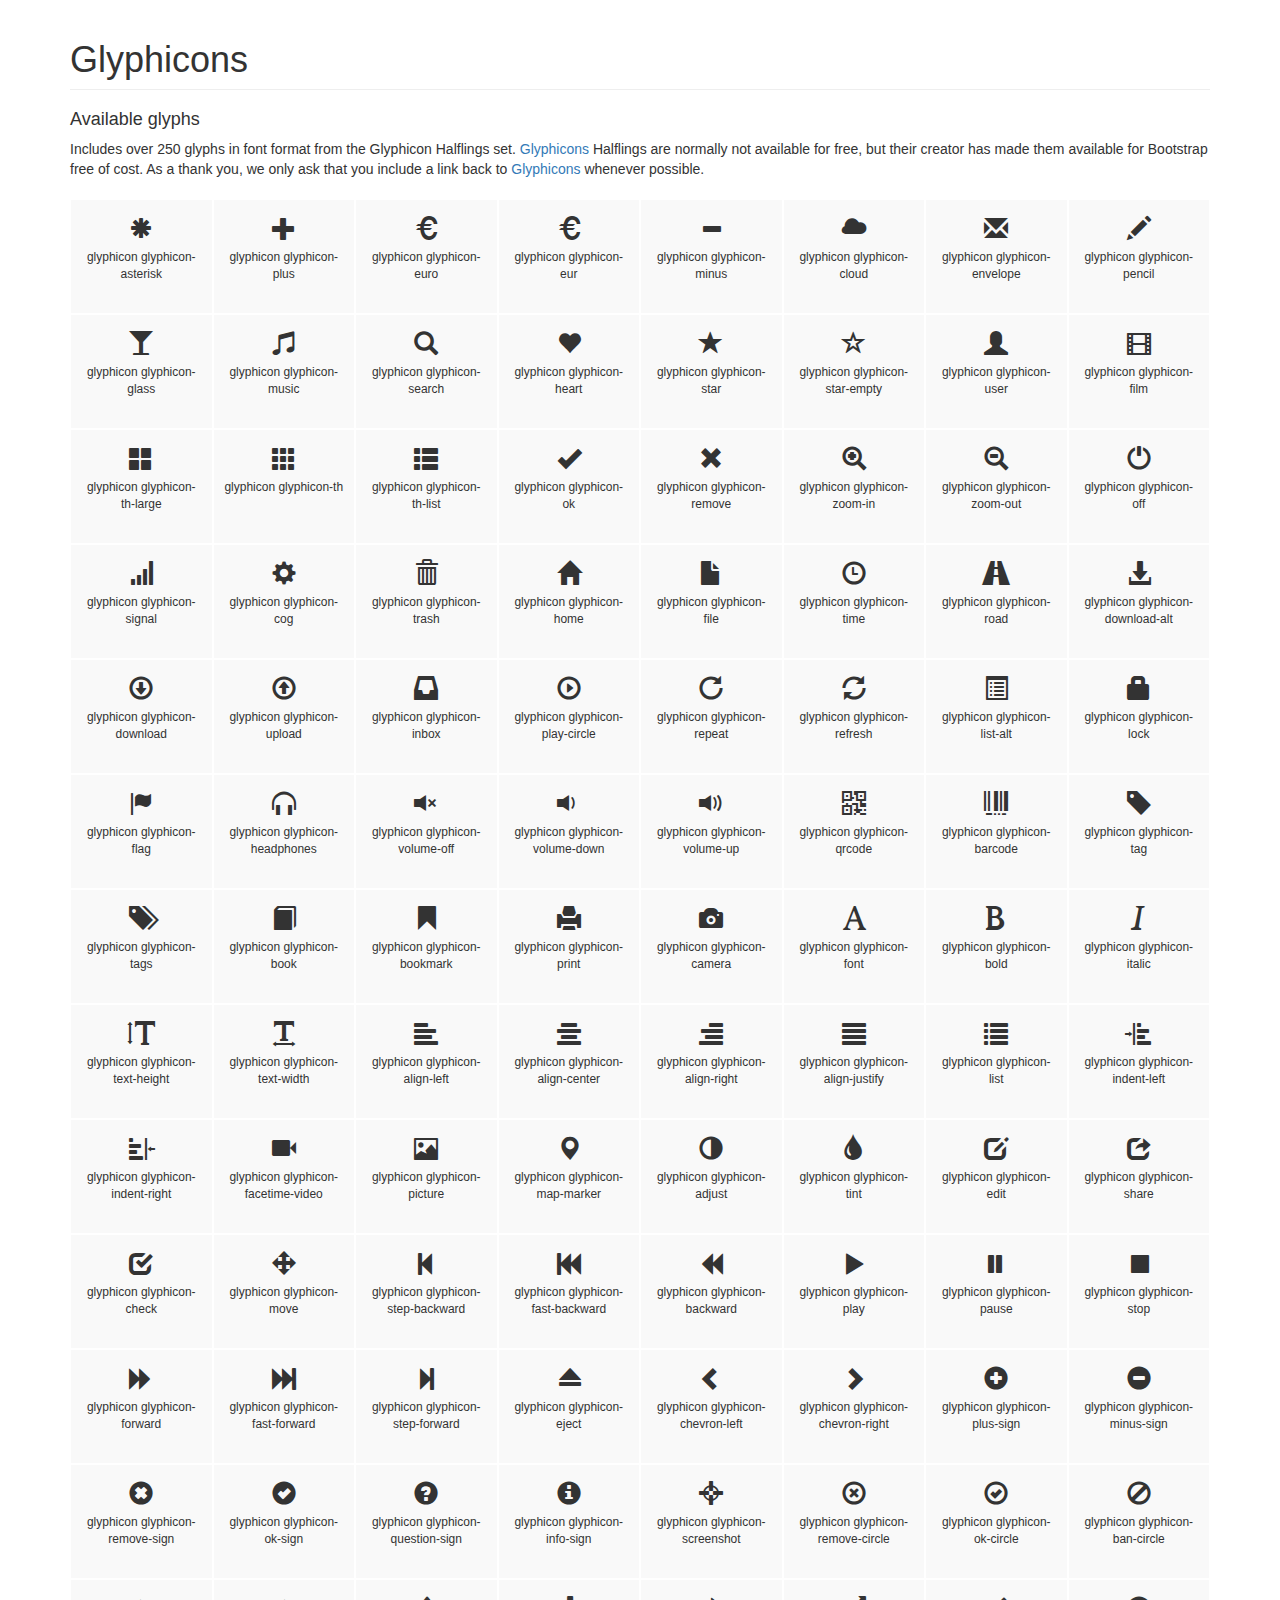
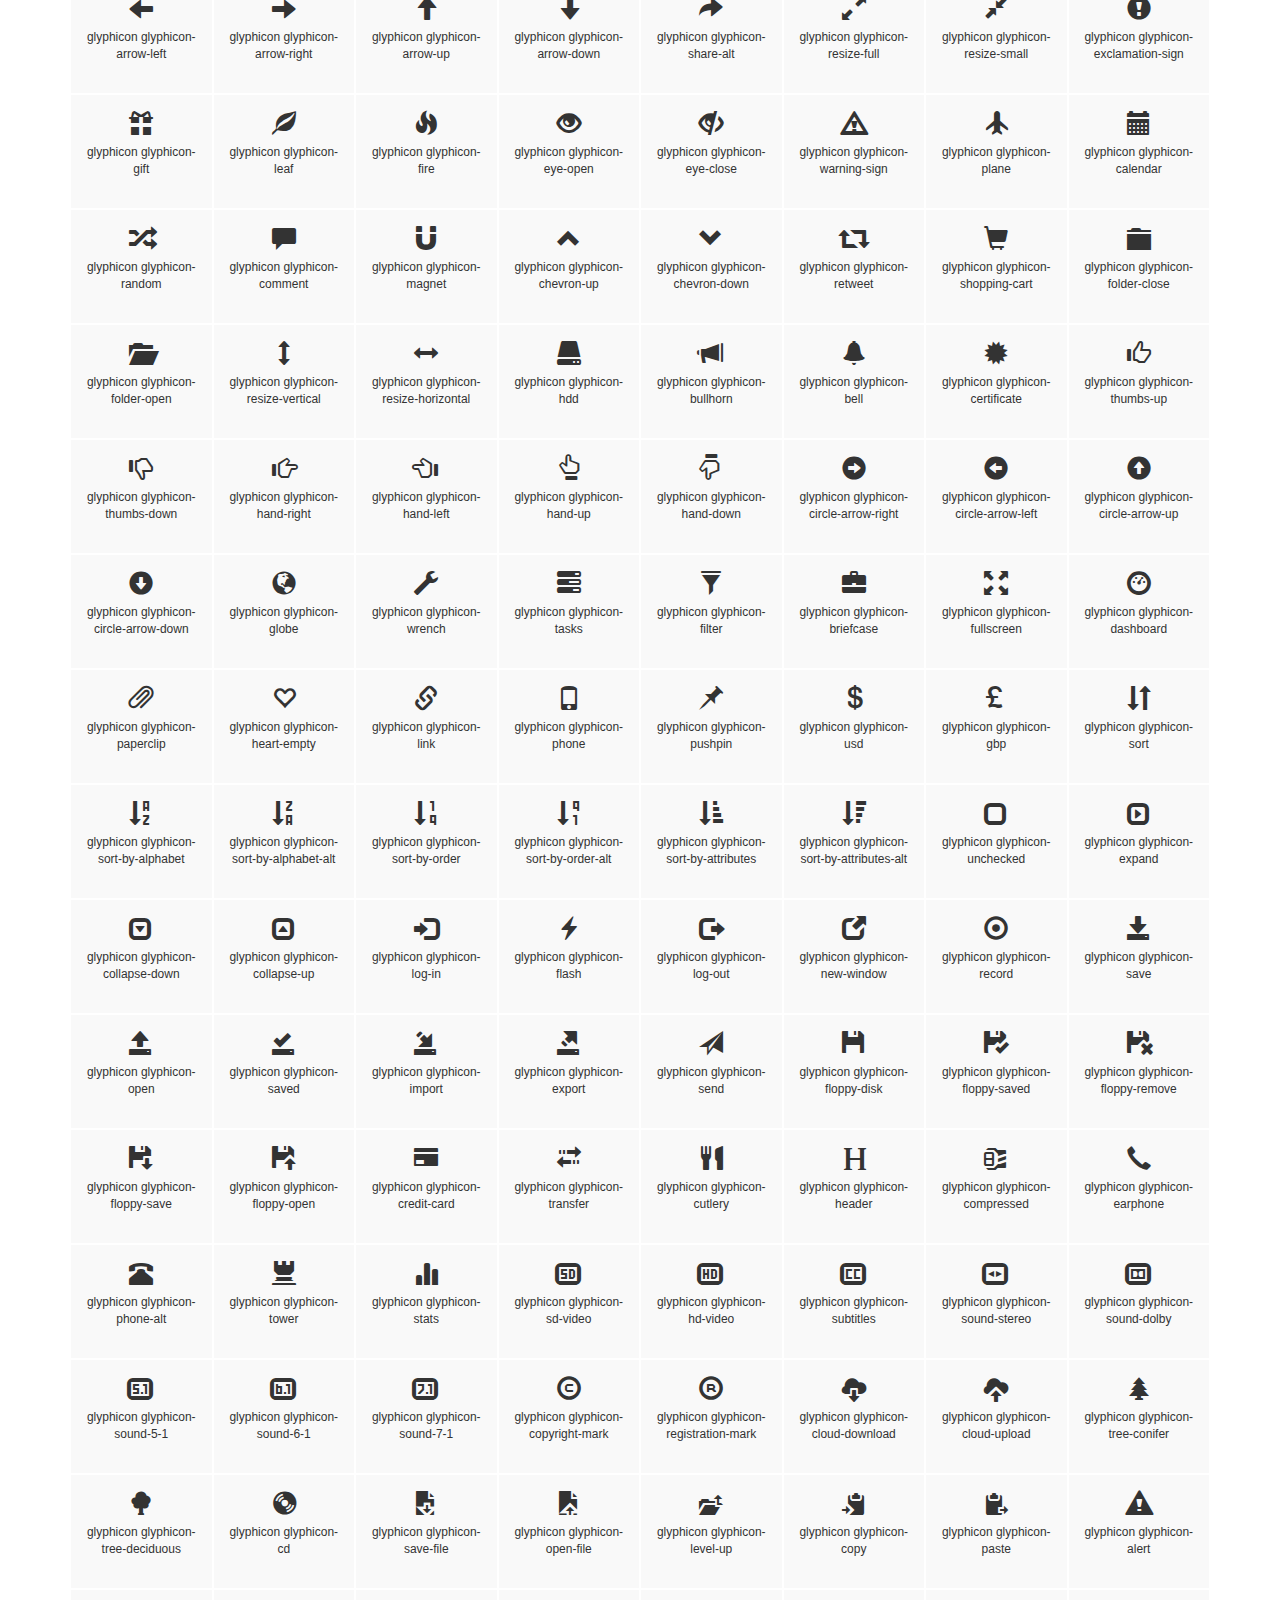
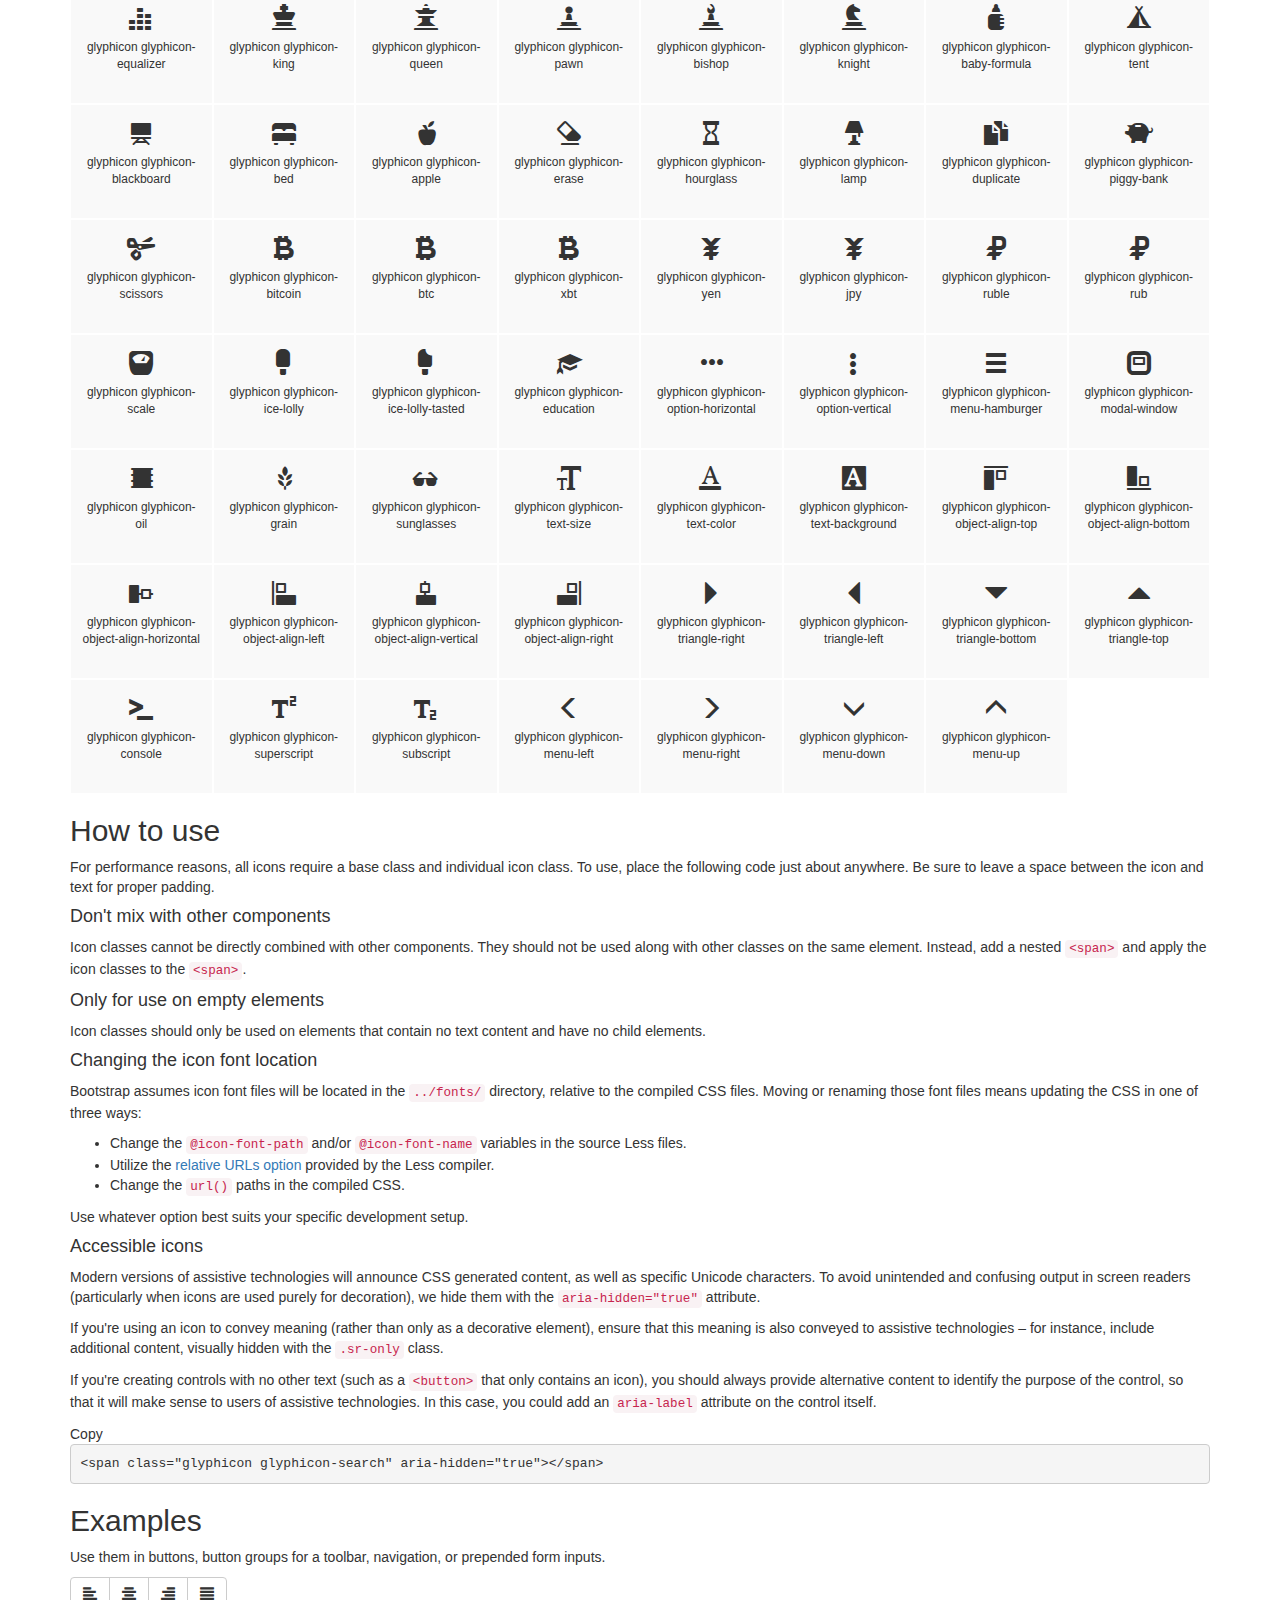
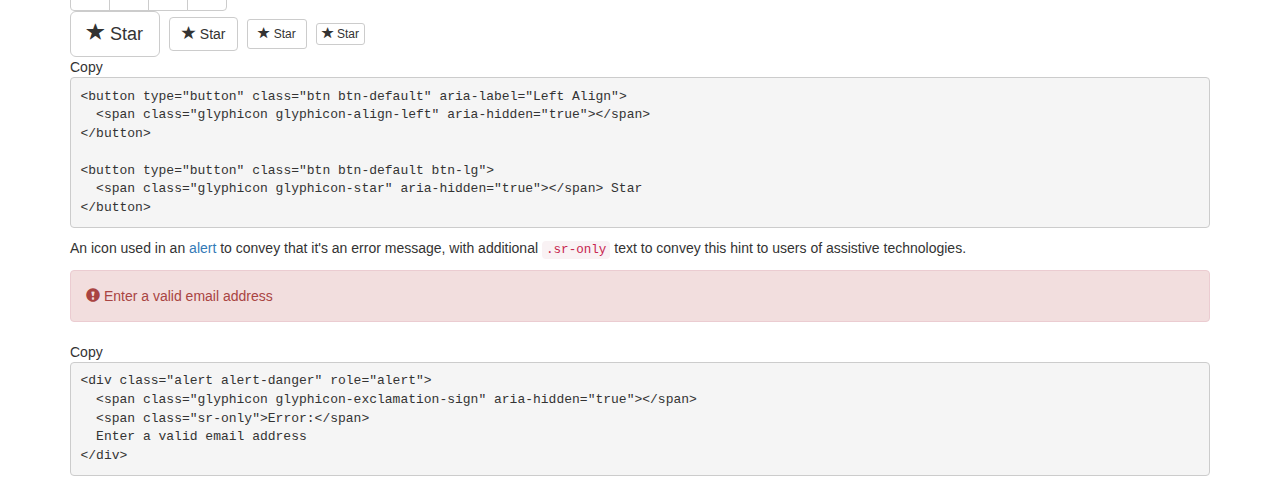
<file: bangkit/glyphicons.html>
<!doctype html>
<html>

<head>
    <meta charset="utf-8">
    <title>FlatHost - Responsive Hosting Template</title>
    <meta name="viewport" content="width=device-width, initial-scale=1.0, maximum-scale=1.0, user-scalable=no.0">
    <!-- Bootstrap -->
    <link href="css/bootstrap.min.css" rel="stylesheet">
    <!--==============GOOGLE FONT - OPEN SANS=================-->
    <link href="http://fonts.googleapis.com/css?family=Montserrat:400,700" rel="stylesheet" type="text/css">

    <!--============== ICON FONT FONT-AWESOME=================-->

    <link href="css/plugins/font-awesome.css" rel="stylesheet">

    <style>
    .bs-glyphicons {
        margin: 20px;
        overflow: hidden
    }
    
    .bs-glyphicons-list {
        padding-left: 0;
        list-style: none
    }
    
    .bs-glyphicons li {
        float: left;
        width: 25%;
        height: 115px;
        padding: 10px;
        font-size: 10px;
        line-height: 1.4;
        text-align: center;
        background-color: #f9f9f9;
        border: 1px solid #fff
    }
    
    .bs-glyphicons .glyphicon {
        margin-top: 5px;
        margin-bottom: 10px;
        font-size: 24px
    }
    
    .bs-glyphicons .glyphicon-class {
        display: block;
        text-align: center;
        word-wrap: break-word
    }
    
    .bs-glyphicons li:hover {
        color: #fff;
        background-color: #563d7c
    }
    
    @media (min-width: 768px) {
        .bs-glyphicons {
            margin-right: 0;
            margin-left: 0
        }
        .bs-glyphicons li {
            width: 12.5%;
            font-size: 12px
        }
    }
    </style>

</head>

<body>

    <div class="container">

        <div class="bs-docs-section">
            <h1 id="glyphicons" class="page-header"><a class="anchorjs-link " href="#glyphicons" aria-label="Anchor link for: glyphicons"></a>Glyphicons</h1>

            <h4 id="glyphicons-glyphs"><a class="anchorjs-link " href="#glyphicons-glyphs" aria-label="Anchor link for: glyphicons glyphs"></a>Available glyphs</h4>
            <p>Includes over 250 glyphs in font format from the Glyphicon Halflings set. <a href="http://glyphicons.com/">Glyphicons</a> Halflings are normally not available for free, but their creator has made them available for Bootstrap free of cost. As a thank you, we only ask that you include a link back to <a href="http://glyphicons.com/">Glyphicons</a> whenever possible.</p>
            <div class="bs-glyphicons">
                <ul class="bs-glyphicons-list">

                    <li>
                        <span class="glyphicon glyphicon-asterisk" aria-hidden="true"></span>
                        <span class="glyphicon-class">glyphicon glyphicon-asterisk</span>
                    </li>

                    <li>
                        <span class="glyphicon glyphicon-plus" aria-hidden="true"></span>
                        <span class="glyphicon-class">glyphicon glyphicon-plus</span>
                    </li>

                    <li>
                        <span class="glyphicon glyphicon-euro" aria-hidden="true"></span>
                        <span class="glyphicon-class">glyphicon glyphicon-euro</span>
                    </li>

                    <li>
                        <span class="glyphicon glyphicon-eur" aria-hidden="true"></span>
                        <span class="glyphicon-class">glyphicon glyphicon-eur</span>
                    </li>

                    <li>
                        <span class="glyphicon glyphicon-minus" aria-hidden="true"></span>
                        <span class="glyphicon-class">glyphicon glyphicon-minus</span>
                    </li>

                    <li>
                        <span class="glyphicon glyphicon-cloud" aria-hidden="true"></span>
                        <span class="glyphicon-class">glyphicon glyphicon-cloud</span>
                    </li>

                    <li>
                        <span class="glyphicon glyphicon-envelope" aria-hidden="true"></span>
                        <span class="glyphicon-class">glyphicon glyphicon-envelope</span>
                    </li>

                    <li>
                        <span class="glyphicon glyphicon-pencil" aria-hidden="true"></span>
                        <span class="glyphicon-class">glyphicon glyphicon-pencil</span>
                    </li>

                    <li>
                        <span class="glyphicon glyphicon-glass" aria-hidden="true"></span>
                        <span class="glyphicon-class">glyphicon glyphicon-glass</span>
                    </li>

                    <li>
                        <span class="glyphicon glyphicon-music" aria-hidden="true"></span>
                        <span class="glyphicon-class">glyphicon glyphicon-music</span>
                    </li>

                    <li>
                        <span class="glyphicon glyphicon-search" aria-hidden="true"></span>
                        <span class="glyphicon-class">glyphicon glyphicon-search</span>
                    </li>

                    <li>
                        <span class="glyphicon glyphicon-heart" aria-hidden="true"></span>
                        <span class="glyphicon-class">glyphicon glyphicon-heart</span>
                    </li>

                    <li>
                        <span class="glyphicon glyphicon-star" aria-hidden="true"></span>
                        <span class="glyphicon-class">glyphicon glyphicon-star</span>
                    </li>

                    <li>
                        <span class="glyphicon glyphicon-star-empty" aria-hidden="true"></span>
                        <span class="glyphicon-class">glyphicon glyphicon-star-empty</span>
                    </li>

                    <li>
                        <span class="glyphicon glyphicon-user" aria-hidden="true"></span>
                        <span class="glyphicon-class">glyphicon glyphicon-user</span>
                    </li>

                    <li>
                        <span class="glyphicon glyphicon-film" aria-hidden="true"></span>
                        <span class="glyphicon-class">glyphicon glyphicon-film</span>
                    </li>

                    <li>
                        <span class="glyphicon glyphicon-th-large" aria-hidden="true"></span>
                        <span class="glyphicon-class">glyphicon glyphicon-th-large</span>
                    </li>

                    <li>
                        <span class="glyphicon glyphicon-th" aria-hidden="true"></span>
                        <span class="glyphicon-class">glyphicon glyphicon-th</span>
                    </li>

                    <li>
                        <span class="glyphicon glyphicon-th-list" aria-hidden="true"></span>
                        <span class="glyphicon-class">glyphicon glyphicon-th-list</span>
                    </li>

                    <li>
                        <span class="glyphicon glyphicon-ok" aria-hidden="true"></span>
                        <span class="glyphicon-class">glyphicon glyphicon-ok</span>
                    </li>

                    <li>
                        <span class="glyphicon glyphicon-remove" aria-hidden="true"></span>
                        <span class="glyphicon-class">glyphicon glyphicon-remove</span>
                    </li>

                    <li>
                        <span class="glyphicon glyphicon-zoom-in" aria-hidden="true"></span>
                        <span class="glyphicon-class">glyphicon glyphicon-zoom-in</span>
                    </li>

                    <li>
                        <span class="glyphicon glyphicon-zoom-out" aria-hidden="true"></span>
                        <span class="glyphicon-class">glyphicon glyphicon-zoom-out</span>
                    </li>

                    <li>
                        <span class="glyphicon glyphicon-off" aria-hidden="true"></span>
                        <span class="glyphicon-class">glyphicon glyphicon-off</span>
                    </li>

                    <li>
                        <span class="glyphicon glyphicon-signal" aria-hidden="true"></span>
                        <span class="glyphicon-class">glyphicon glyphicon-signal</span>
                    </li>

                    <li>
                        <span class="glyphicon glyphicon-cog" aria-hidden="true"></span>
                        <span class="glyphicon-class">glyphicon glyphicon-cog</span>
                    </li>

                    <li>
                        <span class="glyphicon glyphicon-trash" aria-hidden="true"></span>
                        <span class="glyphicon-class">glyphicon glyphicon-trash</span>
                    </li>

                    <li>
                        <span class="glyphicon glyphicon-home" aria-hidden="true"></span>
                        <span class="glyphicon-class">glyphicon glyphicon-home</span>
                    </li>

                    <li>
                        <span class="glyphicon glyphicon-file" aria-hidden="true"></span>
                        <span class="glyphicon-class">glyphicon glyphicon-file</span>
                    </li>

                    <li>
                        <span class="glyphicon glyphicon-time" aria-hidden="true"></span>
                        <span class="glyphicon-class">glyphicon glyphicon-time</span>
                    </li>

                    <li>
                        <span class="glyphicon glyphicon-road" aria-hidden="true"></span>
                        <span class="glyphicon-class">glyphicon glyphicon-road</span>
                    </li>

                    <li>
                        <span class="glyphicon glyphicon-download-alt" aria-hidden="true"></span>
                        <span class="glyphicon-class">glyphicon glyphicon-download-alt</span>
                    </li>

                    <li>
                        <span class="glyphicon glyphicon-download" aria-hidden="true"></span>
                        <span class="glyphicon-class">glyphicon glyphicon-download</span>
                    </li>

                    <li>
                        <span class="glyphicon glyphicon-upload" aria-hidden="true"></span>
                        <span class="glyphicon-class">glyphicon glyphicon-upload</span>
                    </li>

                    <li>
                        <span class="glyphicon glyphicon-inbox" aria-hidden="true"></span>
                        <span class="glyphicon-class">glyphicon glyphicon-inbox</span>
                    </li>

                    <li>
                        <span class="glyphicon glyphicon-play-circle" aria-hidden="true"></span>
                        <span class="glyphicon-class">glyphicon glyphicon-play-circle</span>
                    </li>

                    <li>
                        <span class="glyphicon glyphicon-repeat" aria-hidden="true"></span>
                        <span class="glyphicon-class">glyphicon glyphicon-repeat</span>
                    </li>

                    <li>
                        <span class="glyphicon glyphicon-refresh" aria-hidden="true"></span>
                        <span class="glyphicon-class">glyphicon glyphicon-refresh</span>
                    </li>

                    <li>
                        <span class="glyphicon glyphicon-list-alt" aria-hidden="true"></span>
                        <span class="glyphicon-class">glyphicon glyphicon-list-alt</span>
                    </li>

                    <li>
                        <span class="glyphicon glyphicon-lock" aria-hidden="true"></span>
                        <span class="glyphicon-class">glyphicon glyphicon-lock</span>
                    </li>

                    <li>
                        <span class="glyphicon glyphicon-flag" aria-hidden="true"></span>
                        <span class="glyphicon-class">glyphicon glyphicon-flag</span>
                    </li>

                    <li>
                        <span class="glyphicon glyphicon-headphones" aria-hidden="true"></span>
                        <span class="glyphicon-class">glyphicon glyphicon-headphones</span>
                    </li>

                    <li>
                        <span class="glyphicon glyphicon-volume-off" aria-hidden="true"></span>
                        <span class="glyphicon-class">glyphicon glyphicon-volume-off</span>
                    </li>

                    <li>
                        <span class="glyphicon glyphicon-volume-down" aria-hidden="true"></span>
                        <span class="glyphicon-class">glyphicon glyphicon-volume-down</span>
                    </li>

                    <li>
                        <span class="glyphicon glyphicon-volume-up" aria-hidden="true"></span>
                        <span class="glyphicon-class">glyphicon glyphicon-volume-up</span>
                    </li>

                    <li>
                        <span class="glyphicon glyphicon-qrcode" aria-hidden="true"></span>
                        <span class="glyphicon-class">glyphicon glyphicon-qrcode</span>
                    </li>

                    <li>
                        <span class="glyphicon glyphicon-barcode" aria-hidden="true"></span>
                        <span class="glyphicon-class">glyphicon glyphicon-barcode</span>
                    </li>

                    <li>
                        <span class="glyphicon glyphicon-tag" aria-hidden="true"></span>
                        <span class="glyphicon-class">glyphicon glyphicon-tag</span>
                    </li>

                    <li>
                        <span class="glyphicon glyphicon-tags" aria-hidden="true"></span>
                        <span class="glyphicon-class">glyphicon glyphicon-tags</span>
                    </li>

                    <li>
                        <span class="glyphicon glyphicon-book" aria-hidden="true"></span>
                        <span class="glyphicon-class">glyphicon glyphicon-book</span>
                    </li>

                    <li>
                        <span class="glyphicon glyphicon-bookmark" aria-hidden="true"></span>
                        <span class="glyphicon-class">glyphicon glyphicon-bookmark</span>
                    </li>

                    <li>
                        <span class="glyphicon glyphicon-print" aria-hidden="true"></span>
                        <span class="glyphicon-class">glyphicon glyphicon-print</span>
                    </li>

                    <li>
                        <span class="glyphicon glyphicon-camera" aria-hidden="true"></span>
                        <span class="glyphicon-class">glyphicon glyphicon-camera</span>
                    </li>

                    <li>
                        <span class="glyphicon glyphicon-font" aria-hidden="true"></span>
                        <span class="glyphicon-class">glyphicon glyphicon-font</span>
                    </li>

                    <li>
                        <span class="glyphicon glyphicon-bold" aria-hidden="true"></span>
                        <span class="glyphicon-class">glyphicon glyphicon-bold</span>
                    </li>

                    <li>
                        <span class="glyphicon glyphicon-italic" aria-hidden="true"></span>
                        <span class="glyphicon-class">glyphicon glyphicon-italic</span>
                    </li>

                    <li>
                        <span class="glyphicon glyphicon-text-height" aria-hidden="true"></span>
                        <span class="glyphicon-class">glyphicon glyphicon-text-height</span>
                    </li>

                    <li>
                        <span class="glyphicon glyphicon-text-width" aria-hidden="true"></span>
                        <span class="glyphicon-class">glyphicon glyphicon-text-width</span>
                    </li>

                    <li>
                        <span class="glyphicon glyphicon-align-left" aria-hidden="true"></span>
                        <span class="glyphicon-class">glyphicon glyphicon-align-left</span>
                    </li>

                    <li>
                        <span class="glyphicon glyphicon-align-center" aria-hidden="true"></span>
                        <span class="glyphicon-class">glyphicon glyphicon-align-center</span>
                    </li>

                    <li>
                        <span class="glyphicon glyphicon-align-right" aria-hidden="true"></span>
                        <span class="glyphicon-class">glyphicon glyphicon-align-right</span>
                    </li>

                    <li>
                        <span class="glyphicon glyphicon-align-justify" aria-hidden="true"></span>
                        <span class="glyphicon-class">glyphicon glyphicon-align-justify</span>
                    </li>

                    <li>
                        <span class="glyphicon glyphicon-list" aria-hidden="true"></span>
                        <span class="glyphicon-class">glyphicon glyphicon-list</span>
                    </li>

                    <li>
                        <span class="glyphicon glyphicon-indent-left" aria-hidden="true"></span>
                        <span class="glyphicon-class">glyphicon glyphicon-indent-left</span>
                    </li>

                    <li>
                        <span class="glyphicon glyphicon-indent-right" aria-hidden="true"></span>
                        <span class="glyphicon-class">glyphicon glyphicon-indent-right</span>
                    </li>

                    <li>
                        <span class="glyphicon glyphicon-facetime-video" aria-hidden="true"></span>
                        <span class="glyphicon-class">glyphicon glyphicon-facetime-video</span>
                    </li>

                    <li>
                        <span class="glyphicon glyphicon-picture" aria-hidden="true"></span>
                        <span class="glyphicon-class">glyphicon glyphicon-picture</span>
                    </li>

                    <li>
                        <span class="glyphicon glyphicon-map-marker" aria-hidden="true"></span>
                        <span class="glyphicon-class">glyphicon glyphicon-map-marker</span>
                    </li>

                    <li>
                        <span class="glyphicon glyphicon-adjust" aria-hidden="true"></span>
                        <span class="glyphicon-class">glyphicon glyphicon-adjust</span>
                    </li>

                    <li>
                        <span class="glyphicon glyphicon-tint" aria-hidden="true"></span>
                        <span class="glyphicon-class">glyphicon glyphicon-tint</span>
                    </li>

                    <li>
                        <span class="glyphicon glyphicon-edit" aria-hidden="true"></span>
                        <span class="glyphicon-class">glyphicon glyphicon-edit</span>
                    </li>

                    <li>
                        <span class="glyphicon glyphicon-share" aria-hidden="true"></span>
                        <span class="glyphicon-class">glyphicon glyphicon-share</span>
                    </li>

                    <li>
                        <span class="glyphicon glyphicon-check" aria-hidden="true"></span>
                        <span class="glyphicon-class">glyphicon glyphicon-check</span>
                    </li>

                    <li>
                        <span class="glyphicon glyphicon-move" aria-hidden="true"></span>
                        <span class="glyphicon-class">glyphicon glyphicon-move</span>
                    </li>

                    <li>
                        <span class="glyphicon glyphicon-step-backward" aria-hidden="true"></span>
                        <span class="glyphicon-class">glyphicon glyphicon-step-backward</span>
                    </li>

                    <li>
                        <span class="glyphicon glyphicon-fast-backward" aria-hidden="true"></span>
                        <span class="glyphicon-class">glyphicon glyphicon-fast-backward</span>
                    </li>

                    <li>
                        <span class="glyphicon glyphicon-backward" aria-hidden="true"></span>
                        <span class="glyphicon-class">glyphicon glyphicon-backward</span>
                    </li>

                    <li>
                        <span class="glyphicon glyphicon-play" aria-hidden="true"></span>
                        <span class="glyphicon-class">glyphicon glyphicon-play</span>
                    </li>

                    <li>
                        <span class="glyphicon glyphicon-pause" aria-hidden="true"></span>
                        <span class="glyphicon-class">glyphicon glyphicon-pause</span>
                    </li>

                    <li>
                        <span class="glyphicon glyphicon-stop" aria-hidden="true"></span>
                        <span class="glyphicon-class">glyphicon glyphicon-stop</span>
                    </li>

                    <li>
                        <span class="glyphicon glyphicon-forward" aria-hidden="true"></span>
                        <span class="glyphicon-class">glyphicon glyphicon-forward</span>
                    </li>

                    <li>
                        <span class="glyphicon glyphicon-fast-forward" aria-hidden="true"></span>
                        <span class="glyphicon-class">glyphicon glyphicon-fast-forward</span>
                    </li>

                    <li>
                        <span class="glyphicon glyphicon-step-forward" aria-hidden="true"></span>
                        <span class="glyphicon-class">glyphicon glyphicon-step-forward</span>
                    </li>

                    <li>
                        <span class="glyphicon glyphicon-eject" aria-hidden="true"></span>
                        <span class="glyphicon-class">glyphicon glyphicon-eject</span>
                    </li>

                    <li>
                        <span class="glyphicon glyphicon-chevron-left" aria-hidden="true"></span>
                        <span class="glyphicon-class">glyphicon glyphicon-chevron-left</span>
                    </li>

                    <li>
                        <span class="glyphicon glyphicon-chevron-right" aria-hidden="true"></span>
                        <span class="glyphicon-class">glyphicon glyphicon-chevron-right</span>
                    </li>

                    <li>
                        <span class="glyphicon glyphicon-plus-sign" aria-hidden="true"></span>
                        <span class="glyphicon-class">glyphicon glyphicon-plus-sign</span>
                    </li>

                    <li>
                        <span class="glyphicon glyphicon-minus-sign" aria-hidden="true"></span>
                        <span class="glyphicon-class">glyphicon glyphicon-minus-sign</span>
                    </li>

                    <li>
                        <span class="glyphicon glyphicon-remove-sign" aria-hidden="true"></span>
                        <span class="glyphicon-class">glyphicon glyphicon-remove-sign</span>
                    </li>

                    <li>
                        <span class="glyphicon glyphicon-ok-sign" aria-hidden="true"></span>
                        <span class="glyphicon-class">glyphicon glyphicon-ok-sign</span>
                    </li>

                    <li>
                        <span class="glyphicon glyphicon-question-sign" aria-hidden="true"></span>
                        <span class="glyphicon-class">glyphicon glyphicon-question-sign</span>
                    </li>

                    <li>
                        <span class="glyphicon glyphicon-info-sign" aria-hidden="true"></span>
                        <span class="glyphicon-class">glyphicon glyphicon-info-sign</span>
                    </li>

                    <li>
                        <span class="glyphicon glyphicon-screenshot" aria-hidden="true"></span>
                        <span class="glyphicon-class">glyphicon glyphicon-screenshot</span>
                    </li>

                    <li>
                        <span class="glyphicon glyphicon-remove-circle" aria-hidden="true"></span>
                        <span class="glyphicon-class">glyphicon glyphicon-remove-circle</span>
                    </li>

                    <li>
                        <span class="glyphicon glyphicon-ok-circle" aria-hidden="true"></span>
                        <span class="glyphicon-class">glyphicon glyphicon-ok-circle</span>
                    </li>

                    <li>
                        <span class="glyphicon glyphicon-ban-circle" aria-hidden="true"></span>
                        <span class="glyphicon-class">glyphicon glyphicon-ban-circle</span>
                    </li>

                    <li>
                        <span class="glyphicon glyphicon-arrow-left" aria-hidden="true"></span>
                        <span class="glyphicon-class">glyphicon glyphicon-arrow-left</span>
                    </li>

                    <li>
                        <span class="glyphicon glyphicon-arrow-right" aria-hidden="true"></span>
                        <span class="glyphicon-class">glyphicon glyphicon-arrow-right</span>
                    </li>

                    <li>
                        <span class="glyphicon glyphicon-arrow-up" aria-hidden="true"></span>
                        <span class="glyphicon-class">glyphicon glyphicon-arrow-up</span>
                    </li>

                    <li>
                        <span class="glyphicon glyphicon-arrow-down" aria-hidden="true"></span>
                        <span class="glyphicon-class">glyphicon glyphicon-arrow-down</span>
                    </li>

                    <li>
                        <span class="glyphicon glyphicon-share-alt" aria-hidden="true"></span>
                        <span class="glyphicon-class">glyphicon glyphicon-share-alt</span>
                    </li>

                    <li>
                        <span class="glyphicon glyphicon-resize-full" aria-hidden="true"></span>
                        <span class="glyphicon-class">glyphicon glyphicon-resize-full</span>
                    </li>

                    <li>
                        <span class="glyphicon glyphicon-resize-small" aria-hidden="true"></span>
                        <span class="glyphicon-class">glyphicon glyphicon-resize-small</span>
                    </li>

                    <li>
                        <span class="glyphicon glyphicon-exclamation-sign" aria-hidden="true"></span>
                        <span class="glyphicon-class">glyphicon glyphicon-exclamation-sign</span>
                    </li>

                    <li>
                        <span class="glyphicon glyphicon-gift" aria-hidden="true"></span>
                        <span class="glyphicon-class">glyphicon glyphicon-gift</span>
                    </li>

                    <li>
                        <span class="glyphicon glyphicon-leaf" aria-hidden="true"></span>
                        <span class="glyphicon-class">glyphicon glyphicon-leaf</span>
                    </li>

                    <li>
                        <span class="glyphicon glyphicon-fire" aria-hidden="true"></span>
                        <span class="glyphicon-class">glyphicon glyphicon-fire</span>
                    </li>

                    <li>
                        <span class="glyphicon glyphicon-eye-open" aria-hidden="true"></span>
                        <span class="glyphicon-class">glyphicon glyphicon-eye-open</span>
                    </li>

                    <li>
                        <span class="glyphicon glyphicon-eye-close" aria-hidden="true"></span>
                        <span class="glyphicon-class">glyphicon glyphicon-eye-close</span>
                    </li>

                    <li>
                        <span class="glyphicon glyphicon-warning-sign" aria-hidden="true"></span>
                        <span class="glyphicon-class">glyphicon glyphicon-warning-sign</span>
                    </li>

                    <li>
                        <span class="glyphicon glyphicon-plane" aria-hidden="true"></span>
                        <span class="glyphicon-class">glyphicon glyphicon-plane</span>
                    </li>

                    <li>
                        <span class="glyphicon glyphicon-calendar" aria-hidden="true"></span>
                        <span class="glyphicon-class">glyphicon glyphicon-calendar</span>
                    </li>

                    <li>
                        <span class="glyphicon glyphicon-random" aria-hidden="true"></span>
                        <span class="glyphicon-class">glyphicon glyphicon-random</span>
                    </li>

                    <li>
                        <span class="glyphicon glyphicon-comment" aria-hidden="true"></span>
                        <span class="glyphicon-class">glyphicon glyphicon-comment</span>
                    </li>

                    <li>
                        <span class="glyphicon glyphicon-magnet" aria-hidden="true"></span>
                        <span class="glyphicon-class">glyphicon glyphicon-magnet</span>
                    </li>

                    <li>
                        <span class="glyphicon glyphicon-chevron-up" aria-hidden="true"></span>
                        <span class="glyphicon-class">glyphicon glyphicon-chevron-up</span>
                    </li>

                    <li>
                        <span class="glyphicon glyphicon-chevron-down" aria-hidden="true"></span>
                        <span class="glyphicon-class">glyphicon glyphicon-chevron-down</span>
                    </li>

                    <li>
                        <span class="glyphicon glyphicon-retweet" aria-hidden="true"></span>
                        <span class="glyphicon-class">glyphicon glyphicon-retweet</span>
                    </li>

                    <li>
                        <span class="glyphicon glyphicon-shopping-cart" aria-hidden="true"></span>
                        <span class="glyphicon-class">glyphicon glyphicon-shopping-cart</span>
                    </li>

                    <li>
                        <span class="glyphicon glyphicon-folder-close" aria-hidden="true"></span>
                        <span class="glyphicon-class">glyphicon glyphicon-folder-close</span>
                    </li>

                    <li>
                        <span class="glyphicon glyphicon-folder-open" aria-hidden="true"></span>
                        <span class="glyphicon-class">glyphicon glyphicon-folder-open</span>
                    </li>

                    <li>
                        <span class="glyphicon glyphicon-resize-vertical" aria-hidden="true"></span>
                        <span class="glyphicon-class">glyphicon glyphicon-resize-vertical</span>
                    </li>

                    <li>
                        <span class="glyphicon glyphicon-resize-horizontal" aria-hidden="true"></span>
                        <span class="glyphicon-class">glyphicon glyphicon-resize-horizontal</span>
                    </li>

                    <li>
                        <span class="glyphicon glyphicon-hdd" aria-hidden="true"></span>
                        <span class="glyphicon-class">glyphicon glyphicon-hdd</span>
                    </li>

                    <li>
                        <span class="glyphicon glyphicon-bullhorn" aria-hidden="true"></span>
                        <span class="glyphicon-class">glyphicon glyphicon-bullhorn</span>
                    </li>

                    <li>
                        <span class="glyphicon glyphicon-bell" aria-hidden="true"></span>
                        <span class="glyphicon-class">glyphicon glyphicon-bell</span>
                    </li>

                    <li>
                        <span class="glyphicon glyphicon-certificate" aria-hidden="true"></span>
                        <span class="glyphicon-class">glyphicon glyphicon-certificate</span>
                    </li>

                    <li>
                        <span class="glyphicon glyphicon-thumbs-up" aria-hidden="true"></span>
                        <span class="glyphicon-class">glyphicon glyphicon-thumbs-up</span>
                    </li>

                    <li>
                        <span class="glyphicon glyphicon-thumbs-down" aria-hidden="true"></span>
                        <span class="glyphicon-class">glyphicon glyphicon-thumbs-down</span>
                    </li>

                    <li>
                        <span class="glyphicon glyphicon-hand-right" aria-hidden="true"></span>
                        <span class="glyphicon-class">glyphicon glyphicon-hand-right</span>
                    </li>

                    <li>
                        <span class="glyphicon glyphicon-hand-left" aria-hidden="true"></span>
                        <span class="glyphicon-class">glyphicon glyphicon-hand-left</span>
                    </li>

                    <li>
                        <span class="glyphicon glyphicon-hand-up" aria-hidden="true"></span>
                        <span class="glyphicon-class">glyphicon glyphicon-hand-up</span>
                    </li>

                    <li>
                        <span class="glyphicon glyphicon-hand-down" aria-hidden="true"></span>
                        <span class="glyphicon-class">glyphicon glyphicon-hand-down</span>
                    </li>

                    <li>
                        <span class="glyphicon glyphicon-circle-arrow-right" aria-hidden="true"></span>
                        <span class="glyphicon-class">glyphicon glyphicon-circle-arrow-right</span>
                    </li>

                    <li>
                        <span class="glyphicon glyphicon-circle-arrow-left" aria-hidden="true"></span>
                        <span class="glyphicon-class">glyphicon glyphicon-circle-arrow-left</span>
                    </li>

                    <li>
                        <span class="glyphicon glyphicon-circle-arrow-up" aria-hidden="true"></span>
                        <span class="glyphicon-class">glyphicon glyphicon-circle-arrow-up</span>
                    </li>

                    <li>
                        <span class="glyphicon glyphicon-circle-arrow-down" aria-hidden="true"></span>
                        <span class="glyphicon-class">glyphicon glyphicon-circle-arrow-down</span>
                    </li>

                    <li>
                        <span class="glyphicon glyphicon-globe" aria-hidden="true"></span>
                        <span class="glyphicon-class">glyphicon glyphicon-globe</span>
                    </li>

                    <li>
                        <span class="glyphicon glyphicon-wrench" aria-hidden="true"></span>
                        <span class="glyphicon-class">glyphicon glyphicon-wrench</span>
                    </li>

                    <li>
                        <span class="glyphicon glyphicon-tasks" aria-hidden="true"></span>
                        <span class="glyphicon-class">glyphicon glyphicon-tasks</span>
                    </li>

                    <li>
                        <span class="glyphicon glyphicon-filter" aria-hidden="true"></span>
                        <span class="glyphicon-class">glyphicon glyphicon-filter</span>
                    </li>

                    <li>
                        <span class="glyphicon glyphicon-briefcase" aria-hidden="true"></span>
                        <span class="glyphicon-class">glyphicon glyphicon-briefcase</span>
                    </li>

                    <li>
                        <span class="glyphicon glyphicon-fullscreen" aria-hidden="true"></span>
                        <span class="glyphicon-class">glyphicon glyphicon-fullscreen</span>
                    </li>

                    <li>
                        <span class="glyphicon glyphicon-dashboard" aria-hidden="true"></span>
                        <span class="glyphicon-class">glyphicon glyphicon-dashboard</span>
                    </li>

                    <li>
                        <span class="glyphicon glyphicon-paperclip" aria-hidden="true"></span>
                        <span class="glyphicon-class">glyphicon glyphicon-paperclip</span>
                    </li>

                    <li>
                        <span class="glyphicon glyphicon-heart-empty" aria-hidden="true"></span>
                        <span class="glyphicon-class">glyphicon glyphicon-heart-empty</span>
                    </li>

                    <li>
                        <span class="glyphicon glyphicon-link" aria-hidden="true"></span>
                        <span class="glyphicon-class">glyphicon glyphicon-link</span>
                    </li>

                    <li>
                        <span class="glyphicon glyphicon-phone" aria-hidden="true"></span>
                        <span class="glyphicon-class">glyphicon glyphicon-phone</span>
                    </li>

                    <li>
                        <span class="glyphicon glyphicon-pushpin" aria-hidden="true"></span>
                        <span class="glyphicon-class">glyphicon glyphicon-pushpin</span>
                    </li>

                    <li>
                        <span class="glyphicon glyphicon-usd" aria-hidden="true"></span>
                        <span class="glyphicon-class">glyphicon glyphicon-usd</span>
                    </li>

                    <li>
                        <span class="glyphicon glyphicon-gbp" aria-hidden="true"></span>
                        <span class="glyphicon-class">glyphicon glyphicon-gbp</span>
                    </li>

                    <li>
                        <span class="glyphicon glyphicon-sort" aria-hidden="true"></span>
                        <span class="glyphicon-class">glyphicon glyphicon-sort</span>
                    </li>

                    <li>
                        <span class="glyphicon glyphicon-sort-by-alphabet" aria-hidden="true"></span>
                        <span class="glyphicon-class">glyphicon glyphicon-sort-by-alphabet</span>
                    </li>

                    <li>
                        <span class="glyphicon glyphicon-sort-by-alphabet-alt" aria-hidden="true"></span>
                        <span class="glyphicon-class">glyphicon glyphicon-sort-by-alphabet-alt</span>
                    </li>

                    <li>
                        <span class="glyphicon glyphicon-sort-by-order" aria-hidden="true"></span>
                        <span class="glyphicon-class">glyphicon glyphicon-sort-by-order</span>
                    </li>

                    <li>
                        <span class="glyphicon glyphicon-sort-by-order-alt" aria-hidden="true"></span>
                        <span class="glyphicon-class">glyphicon glyphicon-sort-by-order-alt</span>
                    </li>

                    <li>
                        <span class="glyphicon glyphicon-sort-by-attributes" aria-hidden="true"></span>
                        <span class="glyphicon-class">glyphicon glyphicon-sort-by-attributes</span>
                    </li>

                    <li>
                        <span class="glyphicon glyphicon-sort-by-attributes-alt" aria-hidden="true"></span>
                        <span class="glyphicon-class">glyphicon glyphicon-sort-by-attributes-alt</span>
                    </li>

                    <li>
                        <span class="glyphicon glyphicon-unchecked" aria-hidden="true"></span>
                        <span class="glyphicon-class">glyphicon glyphicon-unchecked</span>
                    </li>

                    <li>
                        <span class="glyphicon glyphicon-expand" aria-hidden="true"></span>
                        <span class="glyphicon-class">glyphicon glyphicon-expand</span>
                    </li>

                    <li>
                        <span class="glyphicon glyphicon-collapse-down" aria-hidden="true"></span>
                        <span class="glyphicon-class">glyphicon glyphicon-collapse-down</span>
                    </li>

                    <li>
                        <span class="glyphicon glyphicon-collapse-up" aria-hidden="true"></span>
                        <span class="glyphicon-class">glyphicon glyphicon-collapse-up</span>
                    </li>

                    <li>
                        <span class="glyphicon glyphicon-log-in" aria-hidden="true"></span>
                        <span class="glyphicon-class">glyphicon glyphicon-log-in</span>
                    </li>

                    <li>
                        <span class="glyphicon glyphicon-flash" aria-hidden="true"></span>
                        <span class="glyphicon-class">glyphicon glyphicon-flash</span>
                    </li>

                    <li>
                        <span class="glyphicon glyphicon-log-out" aria-hidden="true"></span>
                        <span class="glyphicon-class">glyphicon glyphicon-log-out</span>
                    </li>

                    <li>
                        <span class="glyphicon glyphicon-new-window" aria-hidden="true"></span>
                        <span class="glyphicon-class">glyphicon glyphicon-new-window</span>
                    </li>

                    <li>
                        <span class="glyphicon glyphicon-record" aria-hidden="true"></span>
                        <span class="glyphicon-class">glyphicon glyphicon-record</span>
                    </li>

                    <li>
                        <span class="glyphicon glyphicon-save" aria-hidden="true"></span>
                        <span class="glyphicon-class">glyphicon glyphicon-save</span>
                    </li>

                    <li>
                        <span class="glyphicon glyphicon-open" aria-hidden="true"></span>
                        <span class="glyphicon-class">glyphicon glyphicon-open</span>
                    </li>

                    <li>
                        <span class="glyphicon glyphicon-saved" aria-hidden="true"></span>
                        <span class="glyphicon-class">glyphicon glyphicon-saved</span>
                    </li>

                    <li>
                        <span class="glyphicon glyphicon-import" aria-hidden="true"></span>
                        <span class="glyphicon-class">glyphicon glyphicon-import</span>
                    </li>

                    <li>
                        <span class="glyphicon glyphicon-export" aria-hidden="true"></span>
                        <span class="glyphicon-class">glyphicon glyphicon-export</span>
                    </li>

                    <li>
                        <span class="glyphicon glyphicon-send" aria-hidden="true"></span>
                        <span class="glyphicon-class">glyphicon glyphicon-send</span>
                    </li>

                    <li>
                        <span class="glyphicon glyphicon-floppy-disk" aria-hidden="true"></span>
                        <span class="glyphicon-class">glyphicon glyphicon-floppy-disk</span>
                    </li>

                    <li>
                        <span class="glyphicon glyphicon-floppy-saved" aria-hidden="true"></span>
                        <span class="glyphicon-class">glyphicon glyphicon-floppy-saved</span>
                    </li>

                    <li>
                        <span class="glyphicon glyphicon-floppy-remove" aria-hidden="true"></span>
                        <span class="glyphicon-class">glyphicon glyphicon-floppy-remove</span>
                    </li>

                    <li>
                        <span class="glyphicon glyphicon-floppy-save" aria-hidden="true"></span>
                        <span class="glyphicon-class">glyphicon glyphicon-floppy-save</span>
                    </li>

                    <li>
                        <span class="glyphicon glyphicon-floppy-open" aria-hidden="true"></span>
                        <span class="glyphicon-class">glyphicon glyphicon-floppy-open</span>
                    </li>

                    <li>
                        <span class="glyphicon glyphicon-credit-card" aria-hidden="true"></span>
                        <span class="glyphicon-class">glyphicon glyphicon-credit-card</span>
                    </li>

                    <li>
                        <span class="glyphicon glyphicon-transfer" aria-hidden="true"></span>
                        <span class="glyphicon-class">glyphicon glyphicon-transfer</span>
                    </li>

                    <li>
                        <span class="glyphicon glyphicon-cutlery" aria-hidden="true"></span>
                        <span class="glyphicon-class">glyphicon glyphicon-cutlery</span>
                    </li>

                    <li>
                        <span class="glyphicon glyphicon-header" aria-hidden="true"></span>
                        <span class="glyphicon-class">glyphicon glyphicon-header</span>
                    </li>

                    <li>
                        <span class="glyphicon glyphicon-compressed" aria-hidden="true"></span>
                        <span class="glyphicon-class">glyphicon glyphicon-compressed</span>
                    </li>

                    <li>
                        <span class="glyphicon glyphicon-earphone" aria-hidden="true"></span>
                        <span class="glyphicon-class">glyphicon glyphicon-earphone</span>
                    </li>

                    <li>
                        <span class="glyphicon glyphicon-phone-alt" aria-hidden="true"></span>
                        <span class="glyphicon-class">glyphicon glyphicon-phone-alt</span>
                    </li>

                    <li>
                        <span class="glyphicon glyphicon-tower" aria-hidden="true"></span>
                        <span class="glyphicon-class">glyphicon glyphicon-tower</span>
                    </li>

                    <li>
                        <span class="glyphicon glyphicon-stats" aria-hidden="true"></span>
                        <span class="glyphicon-class">glyphicon glyphicon-stats</span>
                    </li>

                    <li>
                        <span class="glyphicon glyphicon-sd-video" aria-hidden="true"></span>
                        <span class="glyphicon-class">glyphicon glyphicon-sd-video</span>
                    </li>

                    <li>
                        <span class="glyphicon glyphicon-hd-video" aria-hidden="true"></span>
                        <span class="glyphicon-class">glyphicon glyphicon-hd-video</span>
                    </li>

                    <li>
                        <span class="glyphicon glyphicon-subtitles" aria-hidden="true"></span>
                        <span class="glyphicon-class">glyphicon glyphicon-subtitles</span>
                    </li>

                    <li>
                        <span class="glyphicon glyphicon-sound-stereo" aria-hidden="true"></span>
                        <span class="glyphicon-class">glyphicon glyphicon-sound-stereo</span>
                    </li>

                    <li>
                        <span class="glyphicon glyphicon-sound-dolby" aria-hidden="true"></span>
                        <span class="glyphicon-class">glyphicon glyphicon-sound-dolby</span>
                    </li>

                    <li>
                        <span class="glyphicon glyphicon-sound-5-1" aria-hidden="true"></span>
                        <span class="glyphicon-class">glyphicon glyphicon-sound-5-1</span>
                    </li>

                    <li>
                        <span class="glyphicon glyphicon-sound-6-1" aria-hidden="true"></span>
                        <span class="glyphicon-class">glyphicon glyphicon-sound-6-1</span>
                    </li>

                    <li>
                        <span class="glyphicon glyphicon-sound-7-1" aria-hidden="true"></span>
                        <span class="glyphicon-class">glyphicon glyphicon-sound-7-1</span>
                    </li>

                    <li>
                        <span class="glyphicon glyphicon-copyright-mark" aria-hidden="true"></span>
                        <span class="glyphicon-class">glyphicon glyphicon-copyright-mark</span>
                    </li>

                    <li>
                        <span class="glyphicon glyphicon-registration-mark" aria-hidden="true"></span>
                        <span class="glyphicon-class">glyphicon glyphicon-registration-mark</span>
                    </li>

                    <li>
                        <span class="glyphicon glyphicon-cloud-download" aria-hidden="true"></span>
                        <span class="glyphicon-class">glyphicon glyphicon-cloud-download</span>
                    </li>

                    <li>
                        <span class="glyphicon glyphicon-cloud-upload" aria-hidden="true"></span>
                        <span class="glyphicon-class">glyphicon glyphicon-cloud-upload</span>
                    </li>

                    <li>
                        <span class="glyphicon glyphicon-tree-conifer" aria-hidden="true"></span>
                        <span class="glyphicon-class">glyphicon glyphicon-tree-conifer</span>
                    </li>

                    <li>
                        <span class="glyphicon glyphicon-tree-deciduous" aria-hidden="true"></span>
                        <span class="glyphicon-class">glyphicon glyphicon-tree-deciduous</span>
                    </li>

                    <li>
                        <span class="glyphicon glyphicon-cd" aria-hidden="true"></span>
                        <span class="glyphicon-class">glyphicon glyphicon-cd</span>
                    </li>

                    <li>
                        <span class="glyphicon glyphicon-save-file" aria-hidden="true"></span>
                        <span class="glyphicon-class">glyphicon glyphicon-save-file</span>
                    </li>

                    <li>
                        <span class="glyphicon glyphicon-open-file" aria-hidden="true"></span>
                        <span class="glyphicon-class">glyphicon glyphicon-open-file</span>
                    </li>

                    <li>
                        <span class="glyphicon glyphicon-level-up" aria-hidden="true"></span>
                        <span class="glyphicon-class">glyphicon glyphicon-level-up</span>
                    </li>

                    <li>
                        <span class="glyphicon glyphicon-copy" aria-hidden="true"></span>
                        <span class="glyphicon-class">glyphicon glyphicon-copy</span>
                    </li>

                    <li>
                        <span class="glyphicon glyphicon-paste" aria-hidden="true"></span>
                        <span class="glyphicon-class">glyphicon glyphicon-paste</span>
                    </li>

                    <li>
                        <span class="glyphicon glyphicon-alert" aria-hidden="true"></span>
                        <span class="glyphicon-class">glyphicon glyphicon-alert</span>
                    </li>

                    <li>
                        <span class="glyphicon glyphicon-equalizer" aria-hidden="true"></span>
                        <span class="glyphicon-class">glyphicon glyphicon-equalizer</span>
                    </li>

                    <li>
                        <span class="glyphicon glyphicon-king" aria-hidden="true"></span>
                        <span class="glyphicon-class">glyphicon glyphicon-king</span>
                    </li>

                    <li>
                        <span class="glyphicon glyphicon-queen" aria-hidden="true"></span>
                        <span class="glyphicon-class">glyphicon glyphicon-queen</span>
                    </li>

                    <li>
                        <span class="glyphicon glyphicon-pawn" aria-hidden="true"></span>
                        <span class="glyphicon-class">glyphicon glyphicon-pawn</span>
                    </li>

                    <li>
                        <span class="glyphicon glyphicon-bishop" aria-hidden="true"></span>
                        <span class="glyphicon-class">glyphicon glyphicon-bishop</span>
                    </li>

                    <li>
                        <span class="glyphicon glyphicon-knight" aria-hidden="true"></span>
                        <span class="glyphicon-class">glyphicon glyphicon-knight</span>
                    </li>

                    <li>
                        <span class="glyphicon glyphicon-baby-formula" aria-hidden="true"></span>
                        <span class="glyphicon-class">glyphicon glyphicon-baby-formula</span>
                    </li>

                    <li>
                        <span class="glyphicon glyphicon-tent" aria-hidden="true"></span>
                        <span class="glyphicon-class">glyphicon glyphicon-tent</span>
                    </li>

                    <li>
                        <span class="glyphicon glyphicon-blackboard" aria-hidden="true"></span>
                        <span class="glyphicon-class">glyphicon glyphicon-blackboard</span>
                    </li>

                    <li>
                        <span class="glyphicon glyphicon-bed" aria-hidden="true"></span>
                        <span class="glyphicon-class">glyphicon glyphicon-bed</span>
                    </li>

                    <li>
                        <span class="glyphicon glyphicon-apple" aria-hidden="true"></span>
                        <span class="glyphicon-class">glyphicon glyphicon-apple</span>
                    </li>

                    <li>
                        <span class="glyphicon glyphicon-erase" aria-hidden="true"></span>
                        <span class="glyphicon-class">glyphicon glyphicon-erase</span>
                    </li>

                    <li>
                        <span class="glyphicon glyphicon-hourglass" aria-hidden="true"></span>
                        <span class="glyphicon-class">glyphicon glyphicon-hourglass</span>
                    </li>

                    <li>
                        <span class="glyphicon glyphicon-lamp" aria-hidden="true"></span>
                        <span class="glyphicon-class">glyphicon glyphicon-lamp</span>
                    </li>

                    <li>
                        <span class="glyphicon glyphicon-duplicate" aria-hidden="true"></span>
                        <span class="glyphicon-class">glyphicon glyphicon-duplicate</span>
                    </li>

                    <li>
                        <span class="glyphicon glyphicon-piggy-bank" aria-hidden="true"></span>
                        <span class="glyphicon-class">glyphicon glyphicon-piggy-bank</span>
                    </li>

                    <li>
                        <span class="glyphicon glyphicon-scissors" aria-hidden="true"></span>
                        <span class="glyphicon-class">glyphicon glyphicon-scissors</span>
                    </li>

                    <li>
                        <span class="glyphicon glyphicon-bitcoin" aria-hidden="true"></span>
                        <span class="glyphicon-class">glyphicon glyphicon-bitcoin</span>
                    </li>

                    <li>
                        <span class="glyphicon glyphicon-btc" aria-hidden="true"></span>
                        <span class="glyphicon-class">glyphicon glyphicon-btc</span>
                    </li>

                    <li>
                        <span class="glyphicon glyphicon-xbt" aria-hidden="true"></span>
                        <span class="glyphicon-class">glyphicon glyphicon-xbt</span>
                    </li>

                    <li>
                        <span class="glyphicon glyphicon-yen" aria-hidden="true"></span>
                        <span class="glyphicon-class">glyphicon glyphicon-yen</span>
                    </li>

                    <li>
                        <span class="glyphicon glyphicon-jpy" aria-hidden="true"></span>
                        <span class="glyphicon-class">glyphicon glyphicon-jpy</span>
                    </li>

                    <li>
                        <span class="glyphicon glyphicon-ruble" aria-hidden="true"></span>
                        <span class="glyphicon-class">glyphicon glyphicon-ruble</span>
                    </li>

                    <li>
                        <span class="glyphicon glyphicon-rub" aria-hidden="true"></span>
                        <span class="glyphicon-class">glyphicon glyphicon-rub</span>
                    </li>

                    <li>
                        <span class="glyphicon glyphicon-scale" aria-hidden="true"></span>
                        <span class="glyphicon-class">glyphicon glyphicon-scale</span>
                    </li>

                    <li>
                        <span class="glyphicon glyphicon-ice-lolly" aria-hidden="true"></span>
                        <span class="glyphicon-class">glyphicon glyphicon-ice-lolly</span>
                    </li>

                    <li>
                        <span class="glyphicon glyphicon-ice-lolly-tasted" aria-hidden="true"></span>
                        <span class="glyphicon-class">glyphicon glyphicon-ice-lolly-tasted</span>
                    </li>

                    <li>
                        <span class="glyphicon glyphicon-education" aria-hidden="true"></span>
                        <span class="glyphicon-class">glyphicon glyphicon-education</span>
                    </li>

                    <li>
                        <span class="glyphicon glyphicon-option-horizontal" aria-hidden="true"></span>
                        <span class="glyphicon-class">glyphicon glyphicon-option-horizontal</span>
                    </li>

                    <li>
                        <span class="glyphicon glyphicon-option-vertical" aria-hidden="true"></span>
                        <span class="glyphicon-class">glyphicon glyphicon-option-vertical</span>
                    </li>

                    <li>
                        <span class="glyphicon glyphicon-menu-hamburger" aria-hidden="true"></span>
                        <span class="glyphicon-class">glyphicon glyphicon-menu-hamburger</span>
                    </li>

                    <li>
                        <span class="glyphicon glyphicon-modal-window" aria-hidden="true"></span>
                        <span class="glyphicon-class">glyphicon glyphicon-modal-window</span>
                    </li>

                    <li>
                        <span class="glyphicon glyphicon-oil" aria-hidden="true"></span>
                        <span class="glyphicon-class">glyphicon glyphicon-oil</span>
                    </li>

                    <li>
                        <span class="glyphicon glyphicon-grain" aria-hidden="true"></span>
                        <span class="glyphicon-class">glyphicon glyphicon-grain</span>
                    </li>

                    <li>
                        <span class="glyphicon glyphicon-sunglasses" aria-hidden="true"></span>
                        <span class="glyphicon-class">glyphicon glyphicon-sunglasses</span>
                    </li>

                    <li>
                        <span class="glyphicon glyphicon-text-size" aria-hidden="true"></span>
                        <span class="glyphicon-class">glyphicon glyphicon-text-size</span>
                    </li>

                    <li>
                        <span class="glyphicon glyphicon-text-color" aria-hidden="true"></span>
                        <span class="glyphicon-class">glyphicon glyphicon-text-color</span>
                    </li>

                    <li>
                        <span class="glyphicon glyphicon-text-background" aria-hidden="true"></span>
                        <span class="glyphicon-class">glyphicon glyphicon-text-background</span>
                    </li>

                    <li>
                        <span class="glyphicon glyphicon-object-align-top" aria-hidden="true"></span>
                        <span class="glyphicon-class">glyphicon glyphicon-object-align-top</span>
                    </li>

                    <li>
                        <span class="glyphicon glyphicon-object-align-bottom" aria-hidden="true"></span>
                        <span class="glyphicon-class">glyphicon glyphicon-object-align-bottom</span>
                    </li>

                    <li>
                        <span class="glyphicon glyphicon-object-align-horizontal" aria-hidden="true"></span>
                        <span class="glyphicon-class">glyphicon glyphicon-object-align-horizontal</span>
                    </li>

                    <li>
                        <span class="glyphicon glyphicon-object-align-left" aria-hidden="true"></span>
                        <span class="glyphicon-class">glyphicon glyphicon-object-align-left</span>
                    </li>

                    <li>
                        <span class="glyphicon glyphicon-object-align-vertical" aria-hidden="true"></span>
                        <span class="glyphicon-class">glyphicon glyphicon-object-align-vertical</span>
                    </li>

                    <li>
                        <span class="glyphicon glyphicon-object-align-right" aria-hidden="true"></span>
                        <span class="glyphicon-class">glyphicon glyphicon-object-align-right</span>
                    </li>

                    <li>
                        <span class="glyphicon glyphicon-triangle-right" aria-hidden="true"></span>
                        <span class="glyphicon-class">glyphicon glyphicon-triangle-right</span>
                    </li>

                    <li>
                        <span class="glyphicon glyphicon-triangle-left" aria-hidden="true"></span>
                        <span class="glyphicon-class">glyphicon glyphicon-triangle-left</span>
                    </li>

                    <li>
                        <span class="glyphicon glyphicon-triangle-bottom" aria-hidden="true"></span>
                        <span class="glyphicon-class">glyphicon glyphicon-triangle-bottom</span>
                    </li>

                    <li>
                        <span class="glyphicon glyphicon-triangle-top" aria-hidden="true"></span>
                        <span class="glyphicon-class">glyphicon glyphicon-triangle-top</span>
                    </li>

                    <li>
                        <span class="glyphicon glyphicon-console" aria-hidden="true"></span>
                        <span class="glyphicon-class">glyphicon glyphicon-console</span>
                    </li>

                    <li>
                        <span class="glyphicon glyphicon-superscript" aria-hidden="true"></span>
                        <span class="glyphicon-class">glyphicon glyphicon-superscript</span>
                    </li>

                    <li>
                        <span class="glyphicon glyphicon-subscript" aria-hidden="true"></span>
                        <span class="glyphicon-class">glyphicon glyphicon-subscript</span>
                    </li>

                    <li>
                        <span class="glyphicon glyphicon-menu-left" aria-hidden="true"></span>
                        <span class="glyphicon-class">glyphicon glyphicon-menu-left</span>
                    </li>

                    <li>
                        <span class="glyphicon glyphicon-menu-right" aria-hidden="true"></span>
                        <span class="glyphicon-class">glyphicon glyphicon-menu-right</span>
                    </li>

                    <li>
                        <span class="glyphicon glyphicon-menu-down" aria-hidden="true"></span>
                        <span class="glyphicon-class">glyphicon glyphicon-menu-down</span>
                    </li>

                    <li>
                        <span class="glyphicon glyphicon-menu-up" aria-hidden="true"></span>
                        <span class="glyphicon-class">glyphicon glyphicon-menu-up</span>
                    </li>

                </ul>
            </div>

            <h2 id="glyphicons-how-to-use"><a class="anchorjs-link " href="#glyphicons-how-to-use" aria-label="Anchor link for: glyphicons how to use" data-anchorjs-icon="" style="font-family: anchorjs-icons; font-style: normal; font-variant: normal; font-weight: normal; position: absolute; margin-left: -1em; padding-right: 0.5em;"></a>How to use</h2>
            <p>For performance reasons, all icons require a base class and individual icon class. To use, place the following code just about anywhere. Be sure to leave a space between the icon and text for proper padding.</p>
            <div class="bs-callout bs-callout-danger" id="callout-glyphicons-dont-mix">
                <h4>Don't mix with other components</h4>
                <p>Icon classes cannot be directly combined with other components. They should not be used along with other classes on the same element. Instead, add a nested <code>&lt;span&gt;</code> and apply the icon classes to the <code>&lt;span&gt;</code>.</p>
            </div>
            <div class="bs-callout bs-callout-danger" id="callout-glyphicons-empty-only">
                <h4>Only for use on empty elements</h4>
                <p>Icon classes should only be used on elements that contain no text content and have no child elements.</p>
            </div>
            <div class="bs-callout bs-callout-info" id="callout-glyphicons-location">
                <h4>Changing the icon font location</h4>
                <p>Bootstrap assumes icon font files will be located in the <code>../fonts/</code> directory, relative to the compiled CSS files. Moving or renaming those font files means updating the CSS in one of three ways:</p>
                <ul>
                    <li>Change the <code>@icon-font-path</code> and/or <code>@icon-font-name</code> variables in the source Less files.</li>
                    <li>Utilize the <a href="http://lesscss.org/usage/#command-line-usage-relative-urls">relative URLs option</a> provided by the Less compiler.</li>
                    <li>Change the <code>url()</code> paths in the compiled CSS.</li>
                </ul>
                <p>Use whatever option best suits your specific development setup.</p>
            </div>
            <div class="bs-callout bs-callout-warning" id="callout-glyphicons-accessibility">
                <h4>Accessible icons</h4>
                <p>Modern versions of assistive technologies will announce CSS generated content, as well as specific Unicode characters. To avoid unintended and confusing output in screen readers (particularly when icons are used purely for decoration), we hide them with the <code>aria-hidden="true"</code> attribute.</p>
                <p>If you're using an icon to convey meaning (rather than only as a decorative element), ensure that this meaning is also conveyed to assistive technologies – for instance, include additional content, visually hidden with the <code>.sr-only</code> class.</p>
                <p>If you're creating controls with no other text (such as a <code>&lt;button&gt;</code> that only contains an icon), you should always provide alternative content to identify the purpose of the control, so that it will make sense to users of assistive technologies. In this case, you could add an <code>aria-label</code> attribute on the control itself.</p>
            </div>
            <div class="zero-clipboard"><span class="btn-clipboard">Copy</span></div>
            <div class="highlight"><pre><code class="language-html" data-lang="html"><span class="nt">&lt;span</span> <span class="na">class=</span><span class="s">"glyphicon glyphicon-search"</span> <span class="na">aria-hidden=</span><span class="s">"true"</span><span class="nt">&gt;&lt;/span&gt;</span></code></pre></div>

            <h2 id="glyphicons-examples"><a class="anchorjs-link " href="#glyphicons-examples" aria-label="Anchor link for: glyphicons examples" data-anchorjs-icon="" style="font-family: anchorjs-icons; font-style: normal; font-variant: normal; font-weight: normal; position: absolute; margin-left: -1em; padding-right: 0.5em;"></a>Examples</h2>
            <p>Use them in buttons, button groups for a toolbar, navigation, or prepended form inputs.</p>
            <div class="bs-example" data-example-id="glyphicons-general">
                <div class="btn-toolbar" role="toolbar">
                    <div class="btn-group">
                        <button type="button" class="btn btn-default" aria-label="Left Align"><span class="glyphicon glyphicon-align-left" aria-hidden="true"></span></button>
                        <button type="button" class="btn btn-default" aria-label="Center Align"><span class="glyphicon glyphicon-align-center" aria-hidden="true"></span></button>
                        <button type="button" class="btn btn-default" aria-label="Right Align"><span class="glyphicon glyphicon-align-right" aria-hidden="true"></span></button>
                        <button type="button" class="btn btn-default" aria-label="Justify"><span class="glyphicon glyphicon-align-justify" aria-hidden="true"></span></button>
                    </div>
                </div>
                <div class="btn-toolbar" role="toolbar">
                    <button type="button" class="btn btn-default btn-lg"><span class="glyphicon glyphicon-star" aria-hidden="true"></span> Star</button>
                    <button type="button" class="btn btn-default"><span class="glyphicon glyphicon-star" aria-hidden="true"></span> Star</button>
                    <button type="button" class="btn btn-default btn-sm"><span class="glyphicon glyphicon-star" aria-hidden="true"></span> Star</button>
                    <button type="button" class="btn btn-default btn-xs"><span class="glyphicon glyphicon-star" aria-hidden="true"></span> Star</button>
                </div>
            </div>
            <div class="zero-clipboard"><span class="btn-clipboard">Copy</span></div>
            <div class="highlight"><pre><code class="language-html" data-lang="html"><span class="nt">&lt;button</span> <span class="na">type=</span><span class="s">"button"</span> <span class="na">class=</span><span class="s">"btn btn-default"</span> <span class="na">aria-label=</span><span class="s">"Left Align"</span><span class="nt">&gt;</span>
  <span class="nt">&lt;span</span> <span class="na">class=</span><span class="s">"glyphicon glyphicon-align-left"</span> <span class="na">aria-hidden=</span><span class="s">"true"</span><span class="nt">&gt;&lt;/span&gt;</span>
<span class="nt">&lt;/button&gt;</span>

<span class="nt">&lt;button</span> <span class="na">type=</span><span class="s">"button"</span> <span class="na">class=</span><span class="s">"btn btn-default btn-lg"</span><span class="nt">&gt;</span>
  <span class="nt">&lt;span</span> <span class="na">class=</span><span class="s">"glyphicon glyphicon-star"</span> <span class="na">aria-hidden=</span><span class="s">"true"</span><span class="nt">&gt;&lt;/span&gt;</span> Star
<span class="nt">&lt;/button&gt;</span></code></pre></div>
            <p>An icon used in an <a href="#alerts">alert</a> to convey that it's an error message, with additional <code>.sr-only</code> text to convey this hint to users of assistive technologies.</p>
            <div class="bs-example" data-example-id="glyphicons-accessibility">
                <div class="alert alert-danger" role="alert">
                    <span class="glyphicon glyphicon-exclamation-sign" aria-hidden="true"></span>
                    <span class="sr-only">Error:</span> Enter a valid email address
                </div>
            </div>
            <div class="zero-clipboard"><span class="btn-clipboard">Copy</span></div>
            <div class="highlight"><pre><code class="language-html" data-lang="html"><span class="nt">&lt;div</span> <span class="na">class=</span><span class="s">"alert alert-danger"</span> <span class="na">role=</span><span class="s">"alert"</span><span class="nt">&gt;</span>
  <span class="nt">&lt;span</span> <span class="na">class=</span><span class="s">"glyphicon glyphicon-exclamation-sign"</span> <span class="na">aria-hidden=</span><span class="s">"true"</span><span class="nt">&gt;&lt;/span&gt;</span>
  <span class="nt">&lt;span</span> <span class="na">class=</span><span class="s">"sr-only"</span><span class="nt">&gt;</span>Error:<span class="nt">&lt;/span&gt;</span>
  Enter a valid email address
<span class="nt">&lt;/div&gt;</span></code></pre></div>
        </div>

    </div>
    <!-- jQuery Library -->
    <script src="js/jquery.min.js"></script>

    <script type="text/javascript">
    $(document).ready(function() {
        $('a').click(function(e) {
            e.preventDefault();
        })
    });
    </script>
</body>

</html>
</file>
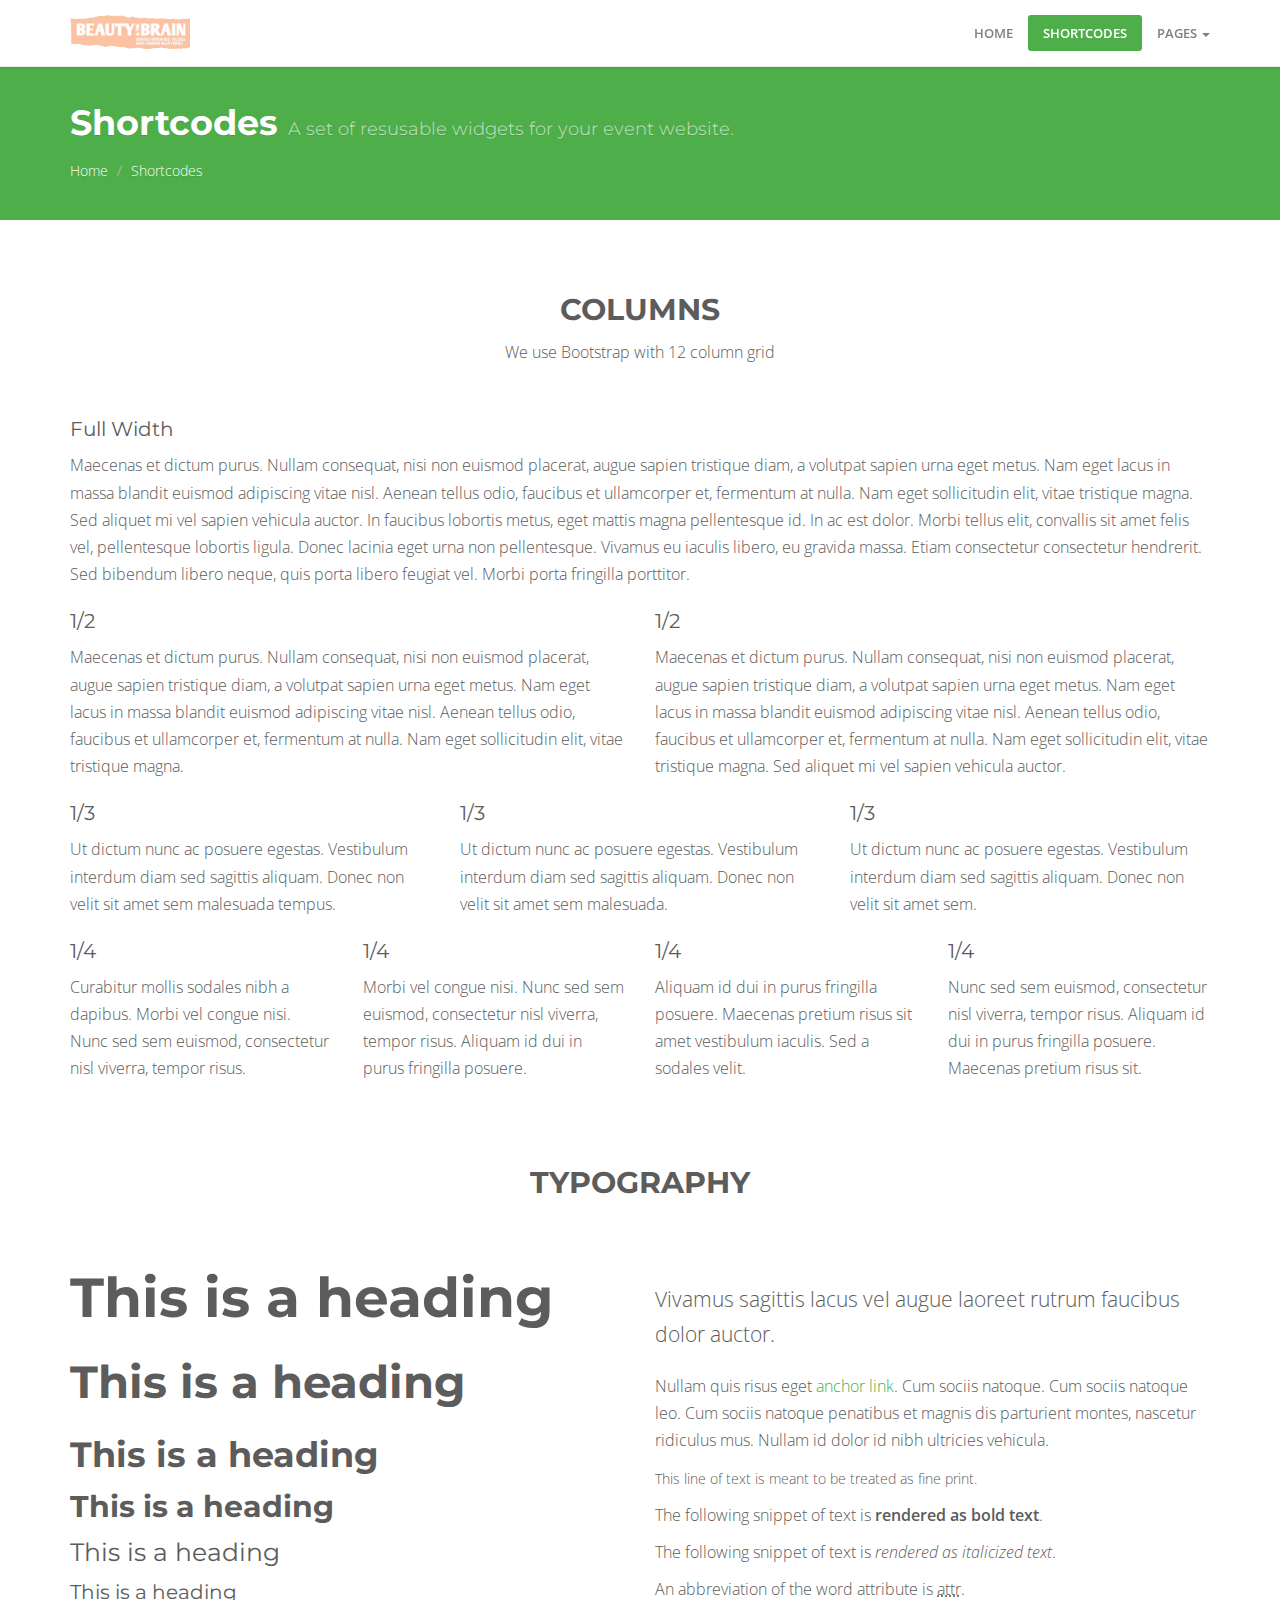
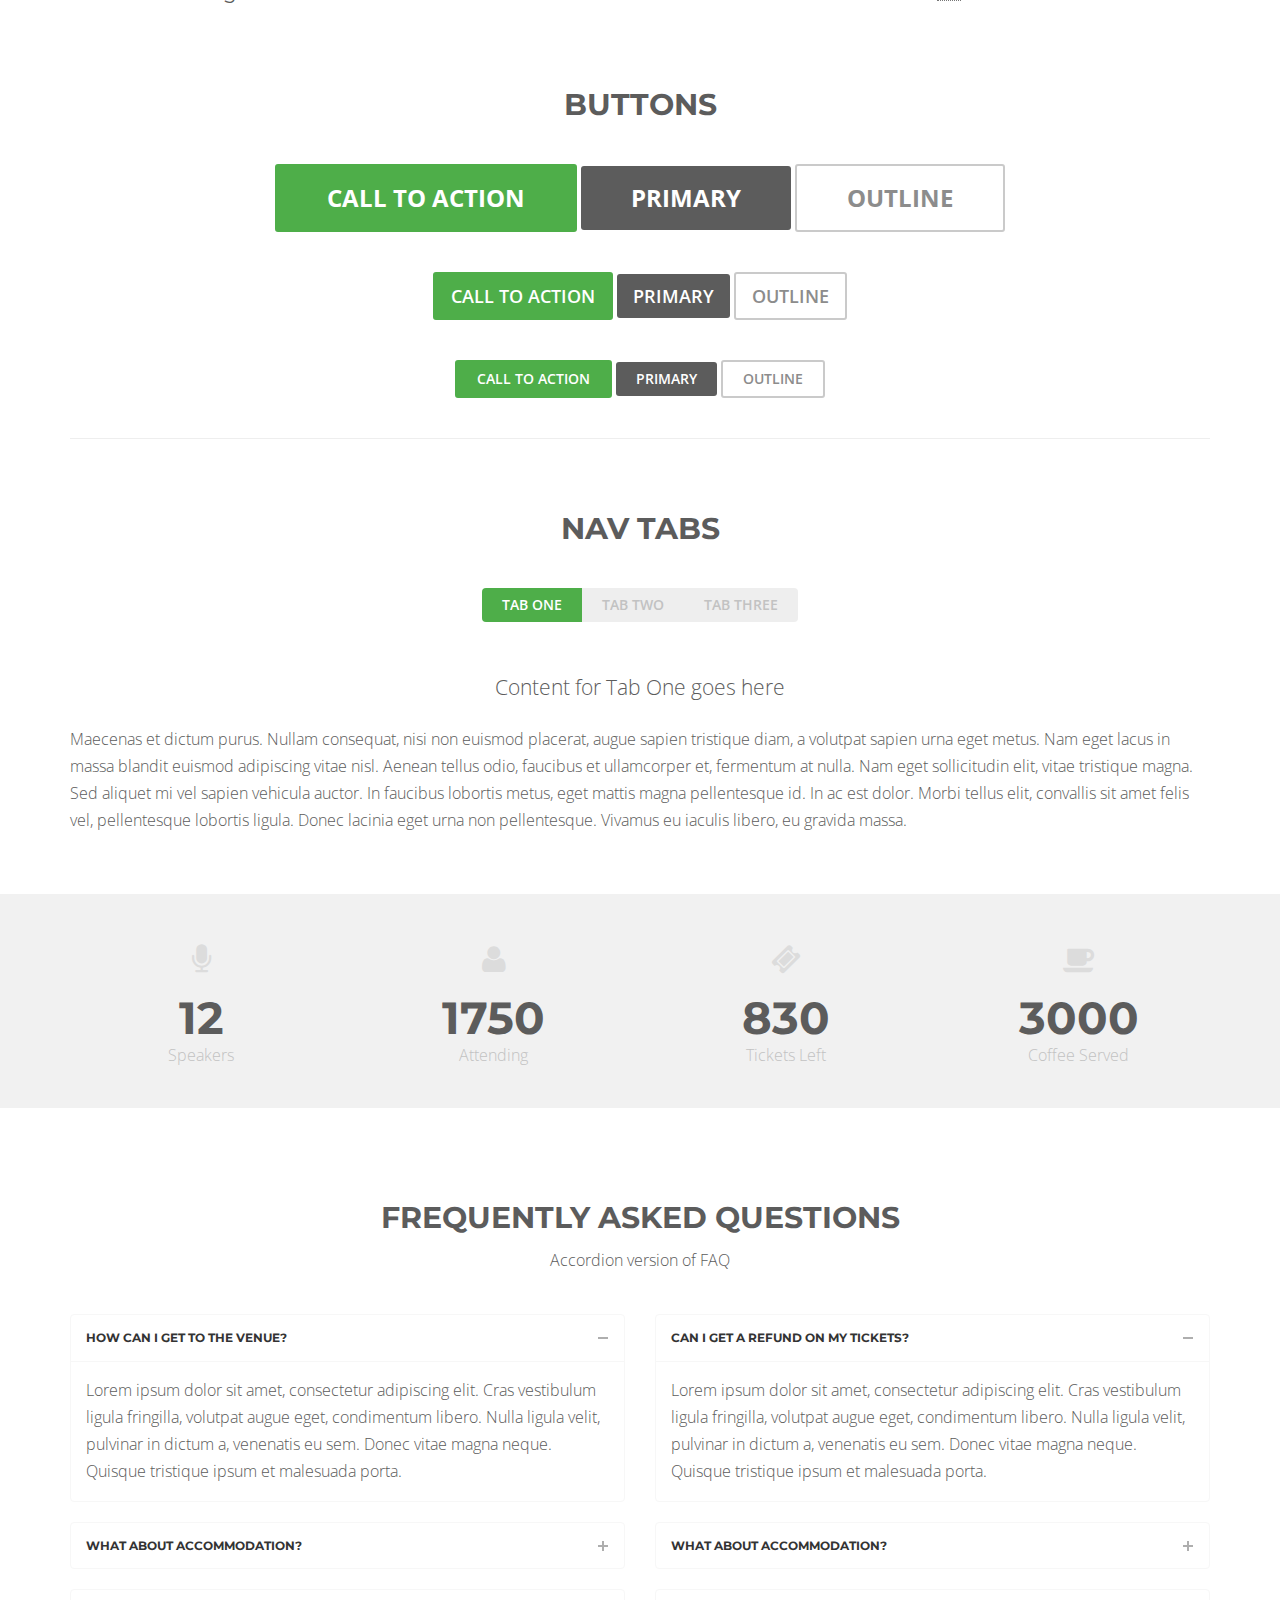
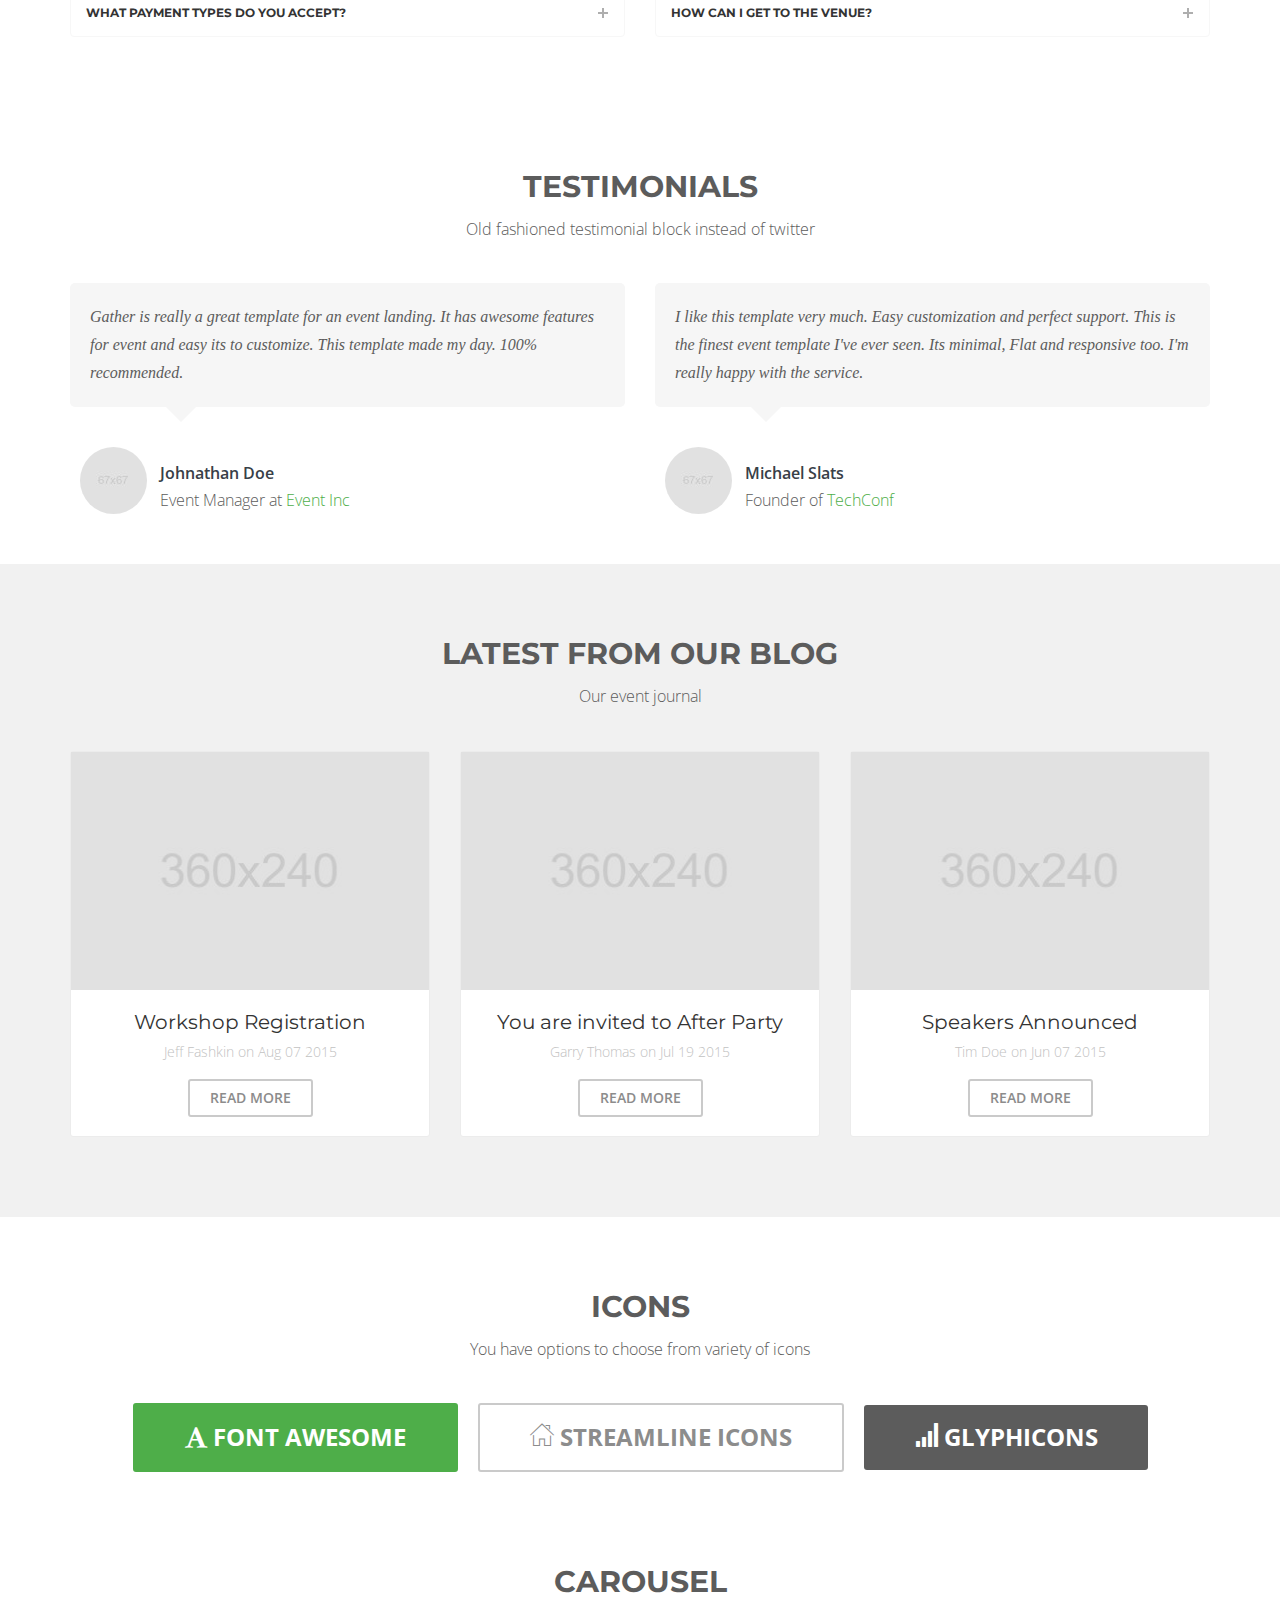
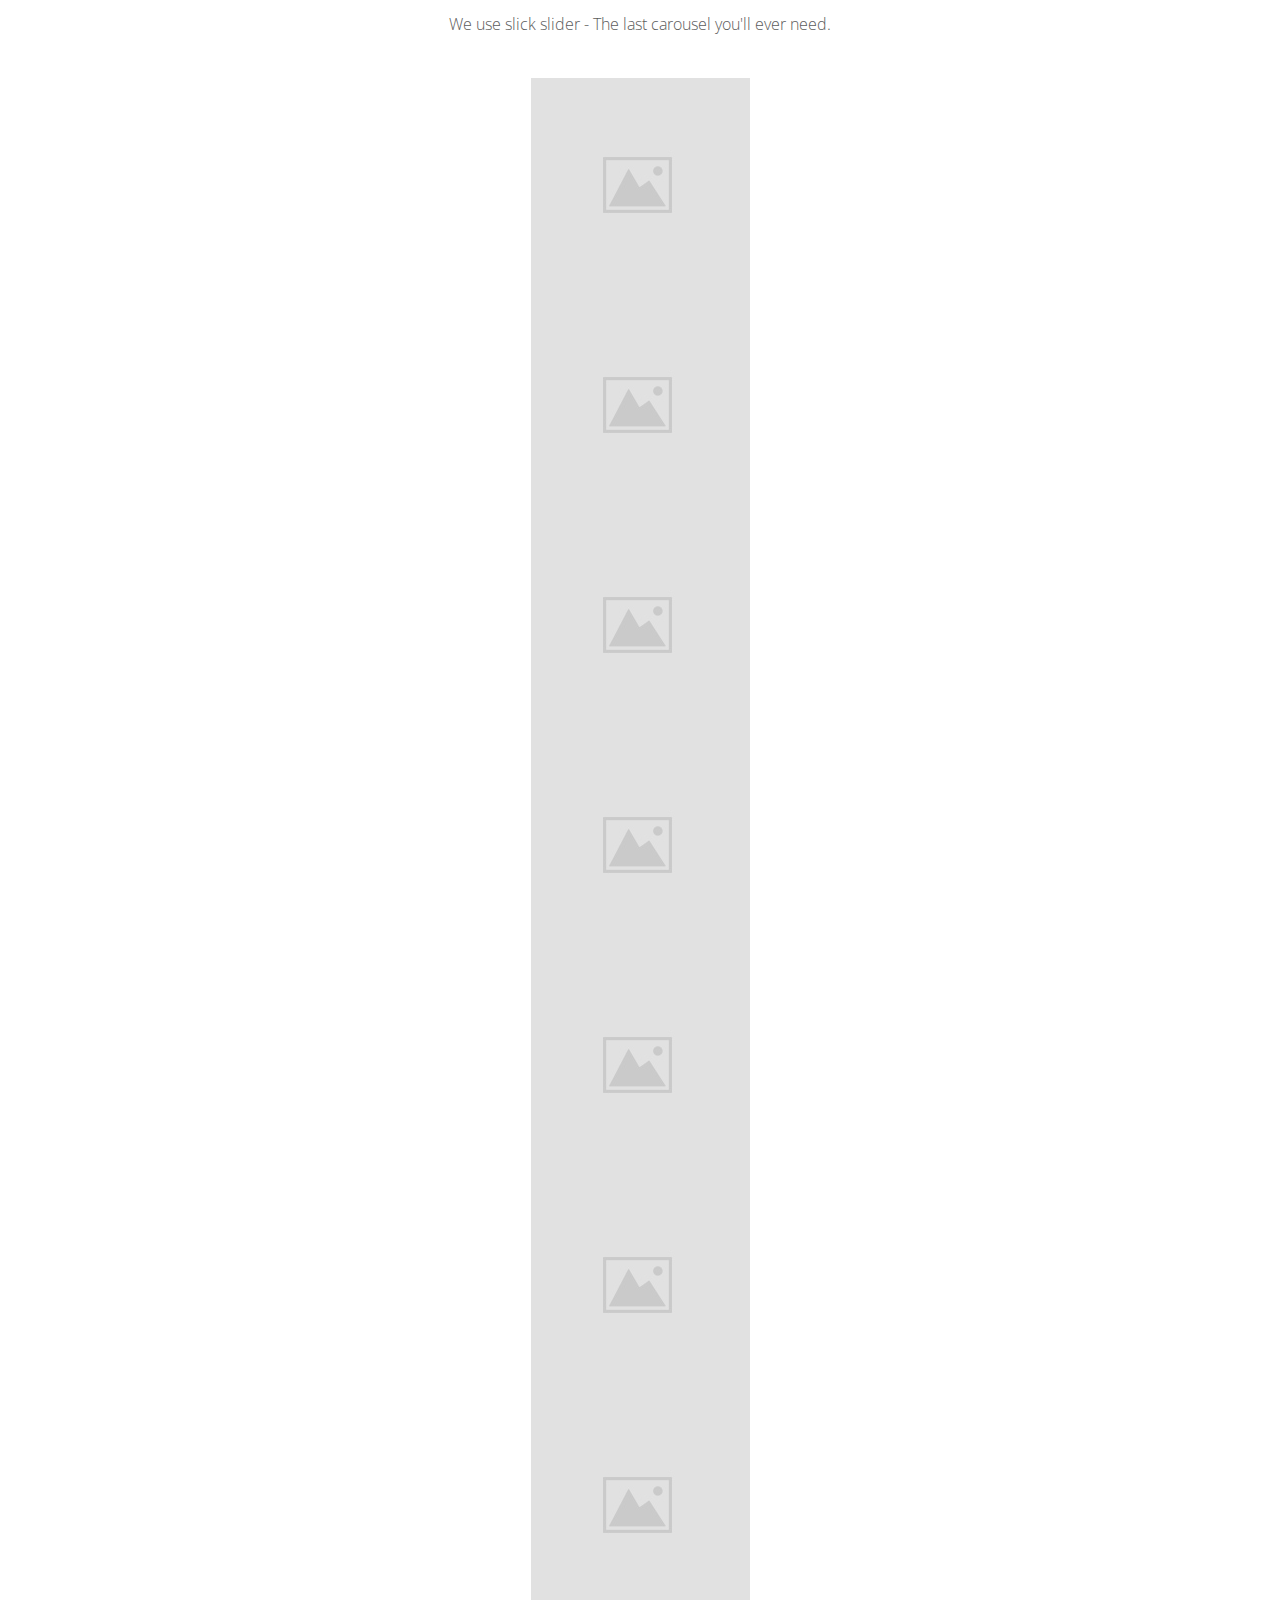
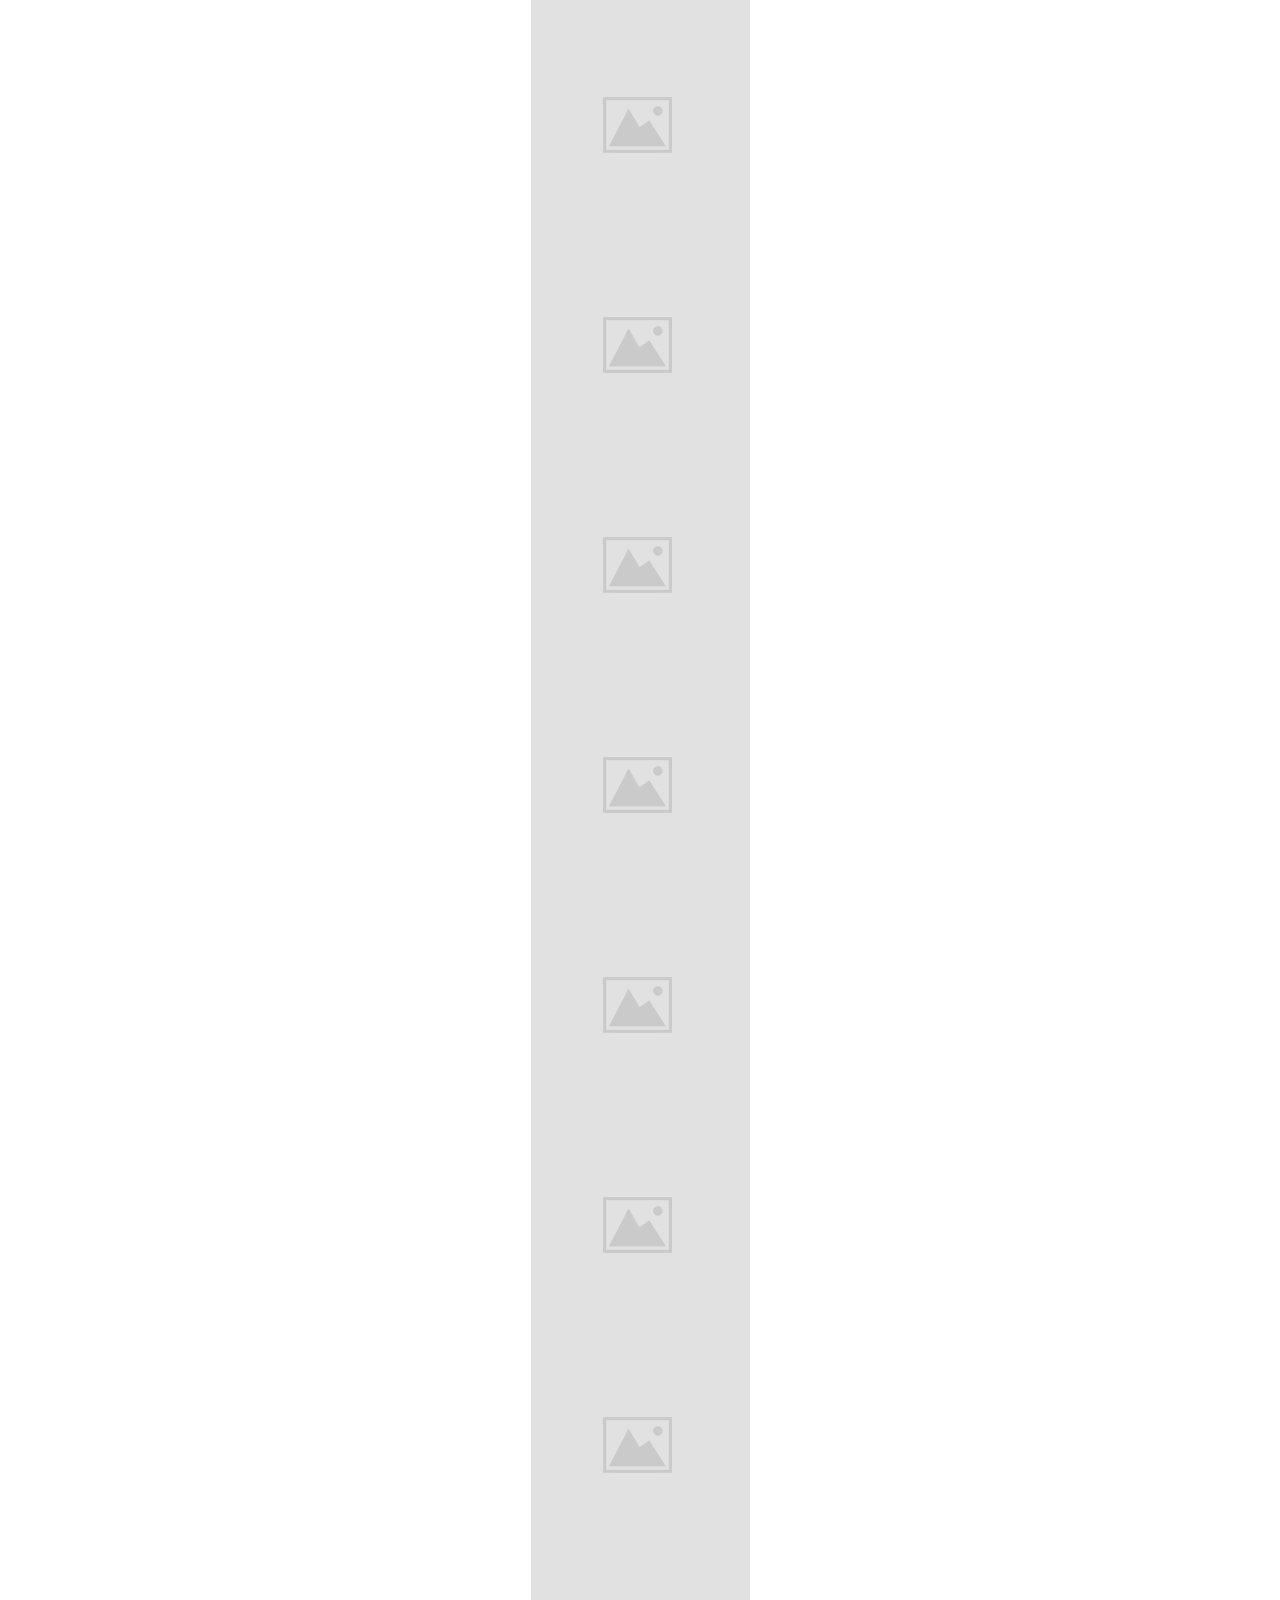
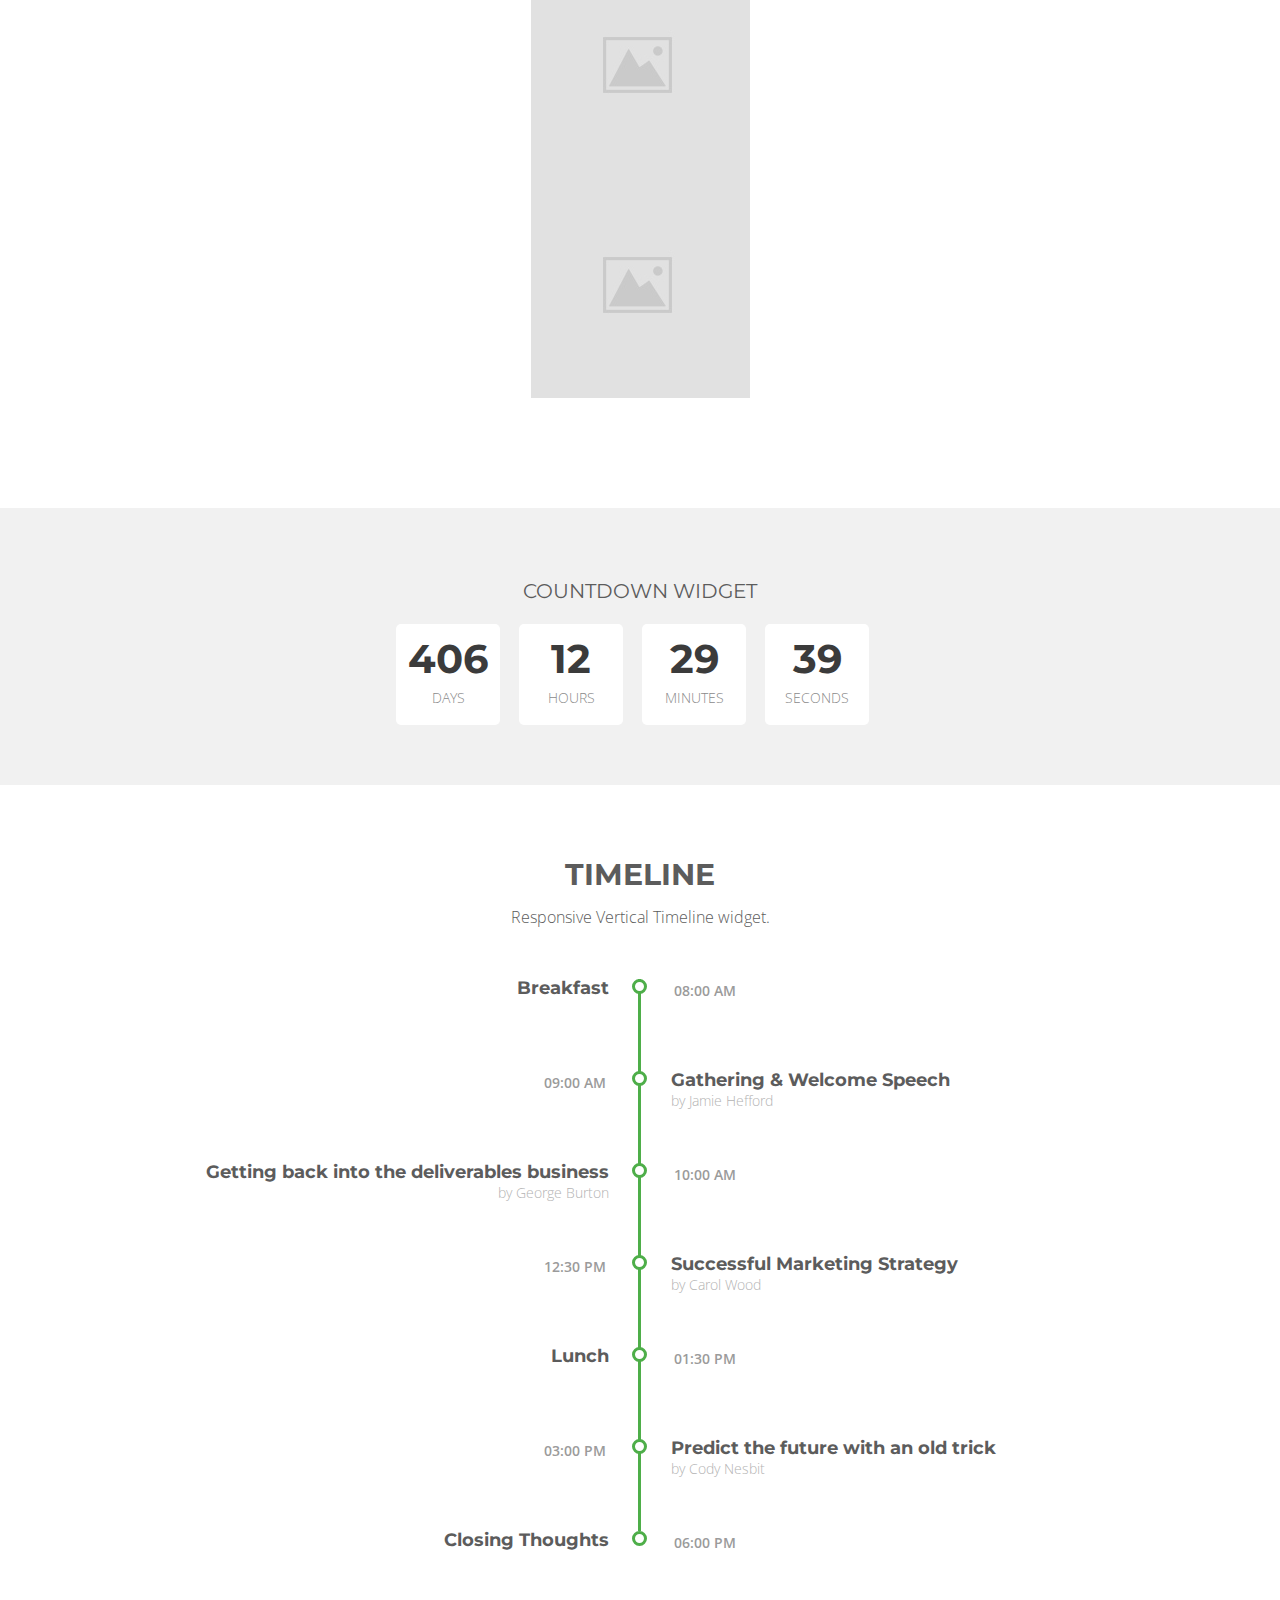
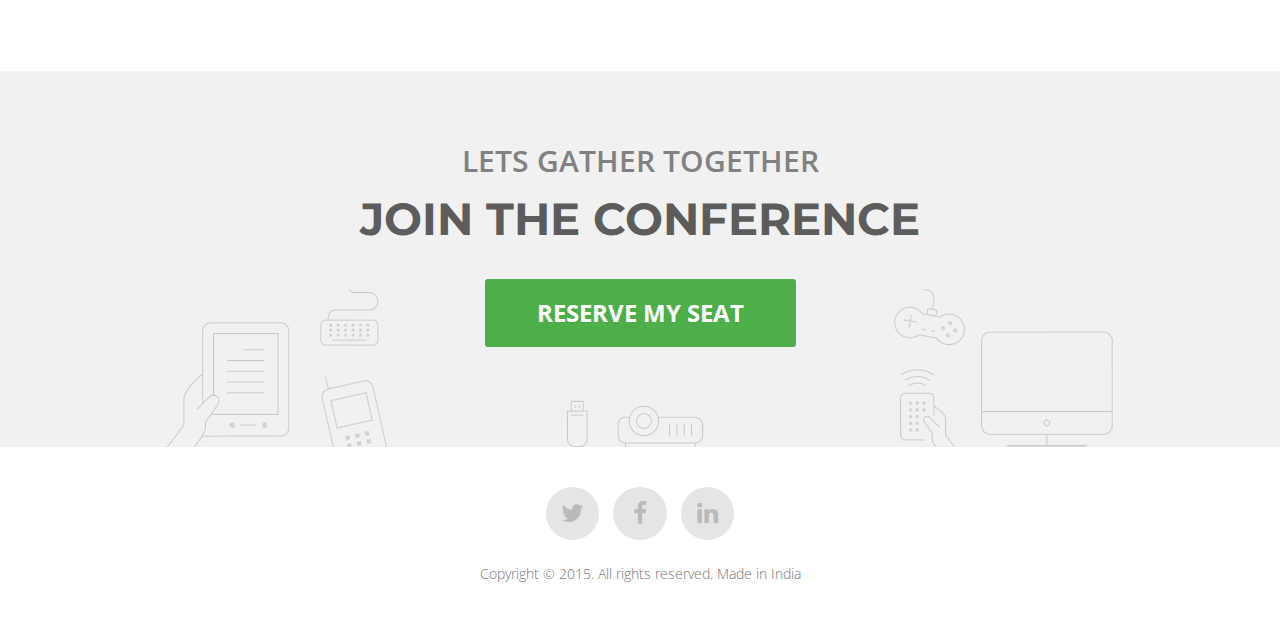
<file: bangkit/shortcodes.html>
<!DOCTYPE html>
<html lang="en">
<!-- 

Page    : Shortcodes / Gather
Version : 1.0
Author  : Surjith S M
URI     : http://themeforest.net/user/surjithctly

Copyright © All rights Reserved
Surjith S M / @surjithctly

 -->

<head>
    <meta charset="utf-8">
    <meta http-equiv="X-UA-Compatible" content="IE=edge">
    <meta name="viewport" content="width=device-width, initial-scale=1.0, maximum-scale=1.0, user-scalable=no">

    <!-- SEO -->
    <meta name="author" content="Surjith S M">
    <meta name="description" content="Gather is a responsive Template for Events, Meetups, Conference and other gatherings.">
    <meta name="keywords" content="gather, responsive, event, meetup, template, conference, gather, rsvp, download">

    <!-- Favicons -->
    <link rel="shortcut icon" href="images/favicon.ico">

    <!-- Page Title -->
    <title>Event Conference Meetup Landing Template - Gather</title>

    <!-- Bootstrap -->
    <link href="css/bootstrap.min.css" rel="stylesheet">

    <!-- Custom Google Font : Open Sans & Montserrat -->
    <link href='https://fonts.googleapis.com/css?family=Open+Sans:300,600' rel='stylesheet' type='text/css'>
    <link href='https://fonts.googleapis.com/css?family=Montserrat:400,700' rel='stylesheet' type='text/css'>

    <!-- Plugins -->
    <link href="css/plugins/animate.css" rel="stylesheet">
    <link href="css/plugins/slick.css" rel="stylesheet">
    <link href="css/plugins/magnific-popup.css" rel="stylesheet">
    <link href="css/plugins/font-awesome.css" rel="stylesheet">
    <link href="css/plugins/streamline-icons.css" rel="stylesheet">

    <!-- Event Style -->
    <link href="css/event.css" rel="stylesheet">

    <!-- Color Theme -->
    <!-- Options: green, purple, red, yellow, mint, blue, black  -->
    <link href="css/themes/green.css" rel="stylesheet">

    <!-- HTML5 shim and Respond.js for IE8 support of HTML5 elements and media queries -->
    <!-- WARNING: Respond.js doesn't work if you view the page via file:// -->
    <!--[if lt IE 9]>
  <script src="js/ie/respond.min.js"></script>
  <![endif]-->

    <!-- Modernizr -->
    <script src="js/modernizr.min.js"></script>
    <!-- Subtle Loading bar -->
    <script src="js/plugins/pace.js"></script>
</head>

<body class="animate-page" data-spy="scroll" data-target="#navbar" data-offset="100">
    <!--Preloader div-->
    <div class="preloader"></div>

    <!-- Fixed navbar -->
    <nav class="navbar navbar-default navbar-fixed-top">
        <div class="container">
            <div class="navbar-header">
                <button type="button" class="navbar-toggle collapsed" data-toggle="collapse" data-target="#navbar" aria-expanded="false" aria-controls="navbar">
                    <span class="sr-only">Toggle navigation</span>
                    <span class="icon-bar"></span>
                    <span class="icon-bar"></span>
                    <span class="icon-bar"></span>
                </button>
                <a class="navbar-brand" href="#"><img src="images/event-logo-dark.png" alt="Gather"> </a>
            </div>
            <div id="navbar" class="navbar-collapse collapse">

                <ul class="nav navbar-nav navbar-right">
                    <li><a href="index.html">Home</a></li>
                    <li class="active"><a href="shortcodes.html">Shortcodes</a></li>
                    <li class="dropdown">
                        <a href="#" class="dropdown-toggle" data-toggle="dropdown" role="button" aria-haspopup="true" aria-expanded="false">Pages <span class="caret"></span></a>
                        <ul class="dropdown-menu">
                            <li><a href="shortcodes.html">Shortcodes</a></li>
                            <li><a href="blog.html">Blog</a></li>
                            <li><a href="blog-single.html">Blog Single</a></li>
                            <li role="separator" class="divider"></li>
                            <li class="dropdown-header">Header Layouts</li>
                            <li><a href="#">Solid Color</a></li>
                            <li><a href="#">Content Slider</a></li>
                            <li><a href="#">Image Parallax</a></li>
                            <li><a href="#">Video Background</a></li>
                            <li role="separator" class="divider"></li>
                            <li class="dropdown-header">Form Variations</li>
                            <li><a href="index.html">Paypal Registration</a></li>
                            <li><a href="index-email.html">Email Registraion</a></li>
                            <li><a href="index-mailchimp.html">Mailchimp Subscription</a></li>
                            <li><a href="index-eventbrite.html">Eventbrite Integration</a></li>
                        </ul>
                    </li>
                </ul>
            </div>
            <!--/.nav-collapse -->
        </div>
    </nav>
    <!-- // End Fixed navbar -->

    <!-- 
     Sub Header - for inner pages
     ====================================== -->

    <header id="top" class="sub-header">
        <div class="container">

            <h3 class="page-title wow fadeInDown">Shortcodes <small>A set of resusable widgets for your event website.</small></h3>

            <ol class="breadcrumb">
                <li><a href="index.html">Home</a></li>
                <li><a href="#">Shortcodes</a></li>
            </ol>

        </div>
        <!-- end .container -->
    </header>
    <!-- end .sub-header -->

    <section>
        <div class="container">

            <div class="section-title wow fadeInUp">
                <h4>COLUMNS</h4>
                <p>We use Bootstrap with 12 column grid</p>
            </div>

            <div class="row ">
                <div class="col-xs-12">
                    <h6>Full Width</h6>
                    <p>Maecenas et dictum purus. Nullam consequat, nisi non euismod placerat, augue sapien tristique diam, a volutpat sapien urna eget metus. Nam eget lacus in massa blandit euismod adipiscing vitae nisl. Aenean tellus odio, faucibus et ullamcorper et, fermentum at nulla. Nam eget sollicitudin elit, vitae tristique magna. Sed aliquet mi vel sapien vehicula auctor. In faucibus lobortis metus, eget mattis magna pellentesque id. In ac est dolor. Morbi tellus elit, convallis sit amet felis vel, pellentesque lobortis ligula. Donec lacinia eget urna non pellentesque. Vivamus eu iaculis libero, eu gravida massa. Etiam consectetur consectetur hendrerit. Sed bibendum libero neque, quis porta libero feugiat vel. Morbi porta fringilla porttitor. </p>
                </div>

            </div>

            <div class="row ">
                <div class="col-lg-6 col-md-6 col-xs-12 col-sm-12">
                    <h6>1/2</h6>
                    <p>Maecenas et dictum purus. Nullam consequat, nisi non euismod placerat, augue sapien tristique diam, a volutpat sapien urna eget metus. Nam eget lacus in massa blandit euismod adipiscing vitae nisl. Aenean tellus odio, faucibus et ullamcorper et, fermentum at nulla. Nam eget sollicitudin elit, vitae tristique magna. </p>
                </div>
                <div class="col-lg-6 col-md-6 col-xs-12 col-sm-12">
                    <h6>1/2</h6>
                    <p>Maecenas et dictum purus. Nullam consequat, nisi non euismod placerat, augue sapien tristique diam, a volutpat sapien urna eget metus. Nam eget lacus in massa blandit euismod adipiscing vitae nisl. Aenean tellus odio, faucibus et ullamcorper et, fermentum at nulla. Nam eget sollicitudin elit, vitae tristique magna. Sed aliquet mi vel sapien vehicula auctor. </p>
                </div>
            </div>

            <div class="row ">
                <div class="col-lg-4 col-md-12 col-xs-12 col-sm-12">
                    <h6>1/3</h6>
                    <p>Ut dictum nunc ac posuere egestas. Vestibulum interdum diam sed sagittis aliquam. Donec non velit sit amet sem malesuada tempus. </p>
                </div>
                <div class="col-lg-4 col-md-12 col-xs-12 col-sm-12">
                    <h6>1/3</h6>
                    <p>Ut dictum nunc ac posuere egestas. Vestibulum interdum diam sed sagittis aliquam. Donec non velit sit amet sem malesuada.</p>
                </div>
                <div class="col-lg-4 col-md-12 col-xs-12 col-sm-12">
                    <h6>1/3</h6>
                    <p>Ut dictum nunc ac posuere egestas. Vestibulum interdum diam sed sagittis aliquam. Donec non velit sit amet sem.</p>
                </div>
            </div>
            <div class="row ">
                <div class="col-lg-3 col-md-6 col-xs-12 col-sm-12">
                    <h6>1/4</h6>
                    <p>Curabitur mollis sodales nibh a dapibus. Morbi vel congue nisi. Nunc sed sem euismod, consectetur nisl viverra, tempor risus.</p>
                </div>
                <div class="col-lg-3 col-md-6 col-xs-12 col-sm-12">
                    <h6>1/4</h6>
                    <p>Morbi vel congue nisi. Nunc sed sem euismod, consectetur nisl viverra, tempor risus. Aliquam id dui in purus fringilla posuere.</p>
                </div>
                <div class="col-lg-3 col-md-6 col-xs-12 col-sm-12">
                    <h6>1/4</h6>
                    <p> Aliquam id dui in purus fringilla posuere. Maecenas pretium risus sit amet vestibulum iaculis. Sed a sodales velit. </p>
                </div>
                <div class="col-lg-3 col-md-6 col-xs-12 col-sm-12">
                    <h6>1/4</h6>
                    <p>Nunc sed sem euismod, consectetur nisl viverra, tempor risus. Aliquam id dui in purus fringilla posuere. Maecenas pretium risus sit.</p>
                </div>
            </div>

            <div class="section-title wow fadeInUp">
                <h4>TYPOGRAPHY</h4>
            </div>

            <div class="row">
                <div class="col-md-6">
                    <h1>This is a heading</h1>
                    <h2>This is a heading</h2>
                    <h3>This is a heading</h3>
                    <h4>This is a heading</h4>
                    <h5>This is a heading</h5>
                    <h6>This is a heading</h6>
                </div>
                <div class="col-md-6">
                    <p class="lead top-space-lg">Vivamus sagittis lacus vel augue laoreet rutrum faucibus dolor auctor.</p>
                    <p>Nullam quis risus eget <a href="#">anchor link</a>. Cum sociis natoque. Cum sociis natoque leo. Cum sociis natoque penatibus et magnis dis parturient montes, nascetur ridiculus mus. Nullam id dolor id nibh ultricies vehicula.</p>
                    <p><small>This line of text is meant to be treated as fine print.</small></p>
                    <p>The following snippet of text is <strong>rendered as bold text</strong>.</p>
                    <p>The following snippet of text is <em>rendered as italicized text</em>.</p>
                    <p>An abbreviation of the word attribute is
                        <abbr title="attribute">attr</abbr>.</p>
                </div>
            </div>

            <div class="section-title wow fadeInUp">
                <h4>BUTTONS</h4>
            </div>

            <p class="text-center bottom-space-lg">
                <a href="#" class="btn btn-xl btn-success">Call to Action</a>
                <a href="#" class="btn btn-xl btn-primary">Primary</a>
                <a href="#" class="btn btn-xl btn-outline">Outline</a>
            </p>

            <p class="text-center bottom-space-lg">
                <a href="#" class="btn btn-lg btn-success">Call to Action</a>
                <a href="#" class="btn btn-lg btn-primary">Primary</a>
                <a href="#" class="btn btn-lg btn-outline">Outline</a>
            </p>

            <p class="text-center bottom-space-lg">
                <a href="#" class="btn btn-success">Call to Action</a>
                <a href="#" class="btn btn-primary">Primary</a>
                <a href="#" class="btn btn-outline">Outline</a>

            </p>

            <hr class="top-space-lg">

            <div class="section-title wow fadeInUp">
                <h4>NAV TABS</h4>
            </div>

            <div class="nav-center bottom-space-lg">
                <!-- Nav tabs -->
                <ul class="nav nav-pills" role="tablist" id="schedule-tabs">
                    <li role="presentation" class="active"><a href="#tab-1" aria-controls="tab-1" role="tab" data-toggle="tab">Tab One</a></li>
                    <li role="presentation"><a href="#tab-2" aria-controls="tab-2" role="tab" data-toggle="tab">Tab Two</a></li>
                    <li role="presentation"><a href="#tab-3" aria-controls="tab-3" role="tab" data-toggle="tab">Tab Three</a></li>
                </ul>

            </div>

            <div class="tab-content">
                <div role="tabpanel" class="tab-pane active" id="tab-1">
                    <p class="lead text-center">Content for Tab One goes here</p>
                    <p>Maecenas et dictum purus. Nullam consequat, nisi non euismod placerat, augue sapien tristique diam, a volutpat sapien urna eget metus. Nam eget lacus in massa blandit euismod adipiscing vitae nisl. Aenean tellus odio, faucibus et ullamcorper et, fermentum at nulla. Nam eget sollicitudin elit, vitae tristique magna. Sed aliquet mi vel sapien vehicula auctor. In faucibus lobortis metus, eget mattis magna pellentesque id. In ac est dolor. Morbi tellus elit, convallis sit amet felis vel, pellentesque lobortis ligula. Donec lacinia eget urna non pellentesque. Vivamus eu iaculis libero, eu gravida massa. </p>
                </div>
                <!-- end .tabpanel -->

                <div role="tabpanel" class="tab-pane" id="tab-2">
                    <p class="lead text-center">Content for Tab Two goes here</p>
                    <p>Volutpat sapien urna eget metus. Nam eget lacus in massa blandit euismod adipiscing vitae nisl. Aenean tellus odio, faucibus et ullamcorper et, fermentum at nulla. Nam eget sollicitudin elit, vitae tristique magna. Sed aliquet mi vel sapien vehicula auctor. In faucibus lobortis metus, eget mattis magna pellentesque id. In ac est dolor. Morbi tellus elit, convallis sit amet felis vel, pellentesque lobortis ligula. Donec lacinia eget urna non pellentesque. Vivamus eu iaculis libero, eu gravida massa. Etiam consectetur consectetur hendrerit. Sed bibendum libero neque, quis porta libero feugiat vel. Morbi porta fringilla porttitor.</p>
                </div>
                <!-- end .tabpanel -->

                <div role="tabpanel" class="tab-pane" id="tab-3">
                    <p class="lead text-center">Content for Tab Three goes here</p>
                    <p>Nullam consequat, nisi non euismod placerat, augue sapien tristique diam, a volutpat sapien urna eget metus. Nam eget lacus in massa blandit euismod adipiscing vitae nisl. Aenean tellus odio, faucibus et ullamcorper et, fermentum at nulla. Nam eget sollicitudin elit, vitae tristique magna. Sed aliquet mi vel sapien vehicula auctor. In faucibus lobortis metus, eget mattis magna pellentesque id. In ac est dolor. Morbi tellus elit, convallis sit amet felis vel, pellentesque lobortis ligula. Donec lacinia eget urna non pellentesque. Vivamus eu iaculis libero, eu gravida massa. </p>
                </div>
                <!-- end .tabpanel -->

            </div>
            <!-- end .tab-content -->

        </div>
        <!-- //  end .container -->

    </section>

    <!-- 
     Our Stats : Section
     ====================================== -->

    <section class="highlight our-stats" id="stats-counter">

        <div class="container">

            <div class="row">
                <div class="col-sm-3">
                    <div class="stats-info">
                        <i class="fa fa-microphone"></i>
                        <h2><span class="count" data-from="0" data-to="12" data-speed="1000">12</span></h2>
                        <p>Speakers</p>
                    </div>
                </div>
                <div class="col-sm-3">
                    <div class="stats-info">
                        <i class="fa fa-user"></i>
                        <h2><span class="count" data-from="0" data-to="1750" data-speed="1000">1750</span></h2>
                        <p>Attending</p>
                    </div>
                </div>

                <div class="col-sm-3">
                    <div class="stats-info">
                        <i class="fa fa-ticket"></i>
                        <h2><span class="count" data-from="0" data-to="830" data-speed="1000">830</span></h2>
                        <p>Tickets Left</p>
                    </div>
                </div>
                <div class="col-sm-3">
                    <div class="stats-info">
                        <i class="fa fa-coffee"></i>
                        <h2><span class="count" data-from="0" data-to="3000" data-speed="1000">3000</span></h2>
                        <p>Coffee Served</p>
                    </div>
                </div>

            </div>

        </div>
        <!-- end .container -->

    </section>
    <!-- end section.our-stats -->

    <!-- 
     FAQ Accordion
     ====================================== -->

    <section class="faq-accordion">
        <div class="container">

            <div class="section-title wow fadeInUp">
                <h4>FREQUENTLY ASKED QUESTIONS</h4>
                <p>Accordion version of FAQ</p>
            </div>

            <div class="row">
                <div class="col-sm-6">
                    <!-- 
                     Left Accordion Starts
                     ===================== -->
                    <div class="panel-group" id="accordion-1" role="tablist" aria-multiselectable="true">
                        <div class="panel panel-default">
                            <div class="panel-heading" role="tab" id="headingOne">
                                <h4 class="panel-title">
                                <a data-toggle="collapse" data-parent="#accordion-1" href="#collapseOne" aria-expanded="false" aria-controls="collapseOne">
                                  How can I get to the venue?
                                </a>
                              </h4>
                            </div>
                            <div id="collapseOne" class="panel-collapse collapse in" role="tabpanel" aria-labelledby="headingOne" aria-expanded="false">
                                <div class="panel-body">
                                    Lorem ipsum dolor sit amet, consectetur adipiscing elit. Cras vestibulum ligula fringilla, volutpat augue eget, condimentum libero. Nulla ligula velit, pulvinar in dictum a, venenatis eu sem. Donec vitae magna neque. Quisque tristique ipsum et malesuada porta.
                                </div>
                            </div>
                        </div>
                        <div class="panel panel-default">
                            <div class="panel-heading" role="tab" id="headingTwo">
                                <h4 class="panel-title">
                                <a class="collapsed" data-toggle="collapse" data-parent="#accordion-1" href="#collapseTwo" aria-expanded="false" aria-controls="collapseTwo">
                                  What about accommodation?
                                </a>
                              </h4>
                            </div>
                            <div id="collapseTwo" class="panel-collapse collapse" role="tabpanel" aria-labelledby="headingTwo" aria-expanded="false">
                                <div class="panel-body">
                                    Lorem ipsum dolor sit amet, consectetur adipiscing elit. Cras vestibulum ligula fringilla, volutpat augue eget, condimentum libero. Nulla ligula velit, pulvinar in dictum a, venenatis eu sem. Donec vitae magna neque. Quisque tristique ipsum et malesuada porta.
                                </div>
                            </div>
                        </div>
                        <div class="panel panel-default">
                            <div class="panel-heading" role="tab" id="headingThree">
                                <h4 class="panel-title">
                                <a class="collapsed" data-toggle="collapse" data-parent="#accordion-1" href="#collapseThree" aria-expanded="false" aria-controls="collapseThree">
                                  What payment types do you accept?
                                </a>
                              </h4>
                            </div>
                            <div id="collapseThree" class="panel-collapse collapse" role="tabpanel" aria-labelledby="headingThree" aria-expanded="false">
                                <div class="panel-body">
                                    Lorem ipsum dolor sit amet, consectetur adipiscing elit. Cras vestibulum ligula fringilla, volutpat augue eget, condimentum libero. Nulla ligula velit, pulvinar in dictum a, venenatis eu sem. Donec vitae magna neque. Quisque tristique ipsum et malesuada porta.
                                </div>
                            </div>
                        </div>
                    </div>
                    <!-- end left accordion // .panel-group -->

                </div>
                <div class="col-sm-6">
                    <!-- 
                     Right Accordion Starts
                     ===================== -->
                    <div class="panel-group" id="accordion-2" role="tablist" aria-multiselectable="true">
                        <div class="panel panel-default">
                            <div class="panel-heading" role="tab" id="headingOne2">
                                <h4 class="panel-title">
                                <a data-toggle="collapse" href="#collapseOne-2" aria-expanded="true" aria-controls="collapseOne-2">
                                 Can I get a refund on my tickets?
                                </a>
                              </h4>
                            </div>
                            <div id="collapseOne-2" class="panel-collapse collapse in" role="tabpanel" aria-labelledby="headingOne2">
                                <div class="panel-body">
                                    Lorem ipsum dolor sit amet, consectetur adipiscing elit. Cras vestibulum ligula fringilla, volutpat augue eget, condimentum libero. Nulla ligula velit, pulvinar in dictum a, venenatis eu sem. Donec vitae magna neque. Quisque tristique ipsum et malesuada porta.
                                </div>
                            </div>
                        </div>
                        <div class="panel panel-default">
                            <div class="panel-heading" role="tab" id="headingTwo2">
                                <h4 class="panel-title">
                                <a class="collapsed" data-toggle="collapse" href="#collapseTwo-2" aria-expanded="false" aria-controls="collapseTwo-2">
                                  What about accommodation?
                                </a>
                              </h4>
                            </div>
                            <div id="collapseTwo-2" class="panel-collapse collapse" role="tabpanel" aria-labelledby="headingTwo2">
                                <div class="panel-body">
                                    Lorem ipsum dolor sit amet, consectetur adipiscing elit. Cras vestibulum ligula fringilla, volutpat augue eget, condimentum libero. Nulla ligula velit, pulvinar in dictum a, venenatis eu sem. Donec vitae magna neque. Quisque tristique ipsum et malesuada porta.
                                </div>
                            </div>
                        </div>
                        <div class="panel panel-default">
                            <div class="panel-heading" role="tab" id="headingThree2">
                                <h4 class="panel-title">
                                <a class="collapsed" data-toggle="collapse" href="#collapseThree-2" aria-expanded="false" aria-controls="collapseThree-2">
                                 How can I get to the venue?
                                </a>
                              </h4>
                            </div>
                            <div id="collapseThree-2" class="panel-collapse collapse" role="tabpanel" aria-labelledby="headingThree2">
                                <div class="panel-body">
                                    Lorem ipsum dolor sit amet, consectetur adipiscing elit. Cras vestibulum ligula fringilla, volutpat augue eget, condimentum libero. Nulla ligula velit, pulvinar in dictum a, venenatis eu sem. Donec vitae magna neque. Quisque tristique ipsum et malesuada porta.
                                </div>
                            </div>
                        </div>
                    </div>
                    <!-- end left accordion // .panel-group -->
                </div>
            </div>

        </div>
    </section>
    <!-- end section.faq-accordion -->

    <!-- 
     Testimonials
     ====================================== -->

    <div class="testimonials vertical-space-lg">
        <div class="container">

            <div class="section-title wow fadeInUp">
                <h4>TESTIMONIALS</h4>
                <p>Old fashioned testimonial block instead of twitter</p>
            </div>

            <div class="row">
                <div class="col-md-6">
                    <div class="testblock">Gather is really a great template for an event landing. It has awesome features for event and easy its to customize. This template made my day. 100% recommended.</div>
                    <div class="clientblock"> <img src="images/customer-img-1.jpg" alt=".">
                        <p><strong>Johnathan Doe</strong>
                            <br> Event Manager at <a href="#">Event Inc</a></p>
                    </div>
                </div>
                <div class="col-md-6">
                    <div class="testblock">I like this template very much. Easy customization and perfect support. This is the finest event template I've ever seen. Its minimal, Flat and responsive too. I'm really happy with the service.</div>
                    <div class="clientblock"> <img src="images/customer-img-2.jpg" alt=".">
                        <p><strong>Michael Slats</strong>
                            <br> Founder of <a href="#">TechConf</a></p>
                    </div>
                </div>
            </div>

        </div>
    </div>
    <!-- // end .testimonials -->

    <!-- 
     Blog Listing
     ====================================== -->

    <section class="highlight blog">

        <div class="container">
            <div class="section-title wow fadeInUp">
                <h4>LATEST FROM OUR BLOG</h4>
                <p>Our event journal</p>
            </div>

            <div class="row">
                <div class="col-sm-6 col-md-4">
                    <div class="thumbnail wow fadeInUp">
                        <img src="images/blog-thumb-1.jpg" alt="Atholl Palace Hotel">
                        <div class="caption">
                            <h6 class="caption-title">Workshop Registration</h6>
                            <p class="caption-text">Jeff Fashkin on Aug 07 2015</p>
                            <p class="text-center"><a href="blog-single.html" class="btn btn-outline" role="button">Read More</a> </p>
                        </div>
                    </div>
                </div>
                <div class="col-sm-6 col-md-4">
                    <div class="thumbnail wow fadeInUp" data-wow-delay="0.3s">
                        <img src="images/blog-thumb-2.jpg" alt="The Four Seasons Hotel">
                        <div class="caption">
                            <h6 class="caption-title">You are invited to After Party</h6>
                            <p class="caption-text">Garry Thomas on Jul 19 2015</p>
                            <p class="text-center"><a href="blog-single.html" class="btn btn-outline" role="button">Read More</a> </p>
                        </div>
                    </div>
                </div>
                <div class="col-sm-6 col-sm-offset-3 col-md-4 col-md-offset-0">
                    <div class="thumbnail wow fadeInUp" data-wow-delay="0.6s">
                        <img src="images/blog-thumb-3.jpg" alt="The Gleneagles Hotel">
                        <div class="caption">
                            <h6 class="caption-title">Speakers Announced</h6>
                            <p class="caption-text">Tim Doe on Jun 07 2015</p>
                            <p class="text-center"><a href="blog-single.html" class="btn btn-outline" role="button">Read More</a> </p>
                        </div>
                    </div>
                </div>
            </div>

        </div>
        <!-- end .container -->
    </section>
    <!-- end section.accommodation -->

    <!-- 
     Available icons
     ====================================== -->

    <section>
        <div class="container">

            <div class="section-title wow fadeInUp">
                <h4>ICONS</h4>
                <p>You have options to choose from variety of icons</p>
            </div>

            <p class="vertical-space text-center">
                <a href="font-awesome.html" target="_blank" class="btn btn-success btn-xl" role="button"> <i class="fa fa-font"></i> Font Awesome</a> &nbsp; &nbsp;
                <a href="streamline-icons.html" target="_blank" class="btn btn-outline btn-xl" role="button"> <i class="icon icon-home-house-streamline"></i> Streamline Icons</a> &nbsp; &nbsp;
                <a href="glyphicons.html" target="_blank" class="btn btn-primary btn-xl" role="button"> <i class="glyphicon glyphicon-signal"></i> Glyphicons</a>
            </p>

        </div>
        <!-- end .container -->
    </section>
    <!-- end section.icons -->

    <!-- 
     Slick Slider
     ====================================== -->

    <section class="sponsors" id="sponsors">

        <div class="container">
            <div class="section-title wow fadeInUp">
                <h4>CAROUSEL</h4>
                <p>We use slick slider - The last carousel you'll ever need.</p>
            </div>

            <div class="slick-slider wow bounceIn">
                <div class="horizontal-space"><img src="images/img_place_2.jpg" class="img-responsive center-block" alt="slider"> </div>
                <div class="horizontal-space"><img src="images/img_place_2.jpg" class="img-responsive center-block" alt="slider"> </div>
                <div class="horizontal-space"><img src="images/img_place_2.jpg" class="img-responsive center-block" alt="slider"> </div>
                <div class="horizontal-space"><img src="images/img_place_2.jpg" class="img-responsive center-block" alt="slider"> </div>
                <div class="horizontal-space"><img src="images/img_place_2.jpg" class="img-responsive center-block" alt="slider"> </div>
                <div class="horizontal-space"><img src="images/img_place_2.jpg" class="img-responsive center-block" alt="slider"> </div>
                <div class="horizontal-space"><img src="images/img_place_2.jpg" class="img-responsive center-block" alt="slider"> </div>
                <div class="horizontal-space"><img src="images/img_place_2.jpg" class="img-responsive center-block" alt="slider"> </div>
                <div class="horizontal-space"><img src="images/img_place_2.jpg" class="img-responsive center-block" alt="slider"> </div>
                <div class="horizontal-space"><img src="images/img_place_2.jpg" class="img-responsive center-block" alt="slider"> </div>
                <div class="horizontal-space"><img src="images/img_place_2.jpg" class="img-responsive center-block" alt="slider"> </div>
                <div class="horizontal-space"><img src="images/img_place_2.jpg" class="img-responsive center-block" alt="slider"> </div>
                <div class="horizontal-space"><img src="images/img_place_2.jpg" class="img-responsive center-block" alt="slider"> </div>
                <div class="horizontal-space"><img src="images/img_place_2.jpg" class="img-responsive center-block" alt="slider"> </div>
                <div class="horizontal-space"><img src="images/img_place_2.jpg" class="img-responsive center-block" alt="slider"> </div>
                <div class="horizontal-space"><img src="images/img_place_2.jpg" class="img-responsive center-block" alt="slider"> </div>
            </div>
        </div>
        <!-- end .container -->
    </section>
    <!-- end section.slider -->

    <!-- 
     Countdown
     ====================================== -->

    <section class="highlight top-space-xl">
        <div class="countdown_wrap">

            <h6 class="countdown_title text-center">COUNTDOWN WIDGET</h6>

            <!-- Countdown JS for the Event Date Starts here.
    TIP: You can change your event time below in the Same Format.  -->

            <ul id="countdown" data-event-date="21 august 2016 09:00:00">
                <li class="wow zoomIn" data-wow-delay="0s" style="visibility: visible; animation-delay: 0s; -webkit-animation-delay: 0s; animation-name: zoomIn; -webkit-animation-name: zoomIn;"> <span class="days">406</span>
                    <p class="timeRefDays">days</p>
                </li>
                <li class="wow zoomIn" data-wow-delay="0.2s" style="visibility: visible; animation-delay: 0.2s; -webkit-animation-delay: 0.2s; animation-name: zoomIn; -webkit-animation-name: zoomIn;"> <span class="hours">12</span>
                    <p class="timeRefHours">hours</p>
                </li>
                <li class="wow zoomIn" data-wow-delay="0.4s" style="visibility: visible; animation-delay: 0.4s; -webkit-animation-delay: 0.4s; animation-name: zoomIn; -webkit-animation-name: zoomIn;"> <span class="minutes">29</span>
                    <p class="timeRefMinutes">minutes</p>
                </li>
                <li class="wow zoomIn" data-wow-delay="0.6s" style="visibility: visible; animation-delay: 0.6s; -webkit-animation-delay: 0.6s; animation-name: zoomIn; -webkit-animation-name: zoomIn;"> <span class="seconds">39</span>
                    <p class="timeRefSeconds">seconds</p>
                </li>
            </ul>
        </div>
    </section>

    <!-- end section.countdown -->

    <!-- 
     Timeline
     ====================================== -->

    <div class="section-title wow fadeInUp">
        <h4>TIMELINE</h4>
        <p>Responsive Vertical Timeline widget. </p>
    </div>

    <section class="timeline">

        <div class="container">

            <div class="timeline-block">
                <div class="timeline-bullet wow zoomIn" data-wow-delay="0s" style="visibility: visible; animation-delay: 0s; -webkit-animation-delay: 0s; animation-name: zoomIn; -webkit-animation-name: zoomIn;">

                </div>
                <!-- timeline-bullet -->

                <div class="timeline-content">
                    <h2 class="wow flipInX" data-wow-delay="0.3s" style="visibility: visible; animation-delay: 0.3s; -webkit-animation-delay: 0.3s; animation-name: flipInX; -webkit-animation-name: flipInX;"> Breakfast</h2>
                    <span class="date wow flipInX" data-wow-delay="0.3s" style="visibility: visible; animation-delay: 0.3s; -webkit-animation-delay: 0.3s; animation-name: flipInX; -webkit-animation-name: flipInX;">08:00 AM</span>
                </div>
                <!-- timeline-content -->
            </div>
            <!-- timeline-block -->

            <div class="timeline-block">
                <div class="timeline-bullet wow zoomIn" data-wow-delay="0s" style="visibility: visible; animation-delay: 0s; -webkit-animation-delay: 0s; animation-name: zoomIn; -webkit-animation-name: zoomIn;">

                </div>
                <!-- timeline-bullet -->

                <div class="timeline-content">
                    <h2 class="wow flipInX" data-wow-delay="0.3s" style="visibility: visible; animation-delay: 0.3s; -webkit-animation-delay: 0.3s; animation-name: flipInX; -webkit-animation-name: flipInX;"> Gathering &amp; Welcome Speech</h2>
                    <p class="wow flipInX" data-wow-delay="0.3s" style="visibility: visible; animation-delay: 0.3s; -webkit-animation-delay: 0.3s; animation-name: flipInX; -webkit-animation-name: flipInX;">by Jamie Hefford</p>
                    <span class="date wow flipInX" data-wow-delay="0.3s" style="visibility: visible; animation-delay: 0.3s; -webkit-animation-delay: 0.3s; animation-name: flipInX; -webkit-animation-name: flipInX;">09:00 AM</span>
                </div>
                <!-- timeline-content -->
            </div>
            <!-- timeline-block -->

            <div class="timeline-block">
                <div class="timeline-bullet wow zoomIn" data-wow-delay="0s" style="visibility: visible; animation-delay: 0s; -webkit-animation-delay: 0s; animation-name: zoomIn; -webkit-animation-name: zoomIn;">

                </div>
                <!-- timeline-bullet -->

                <div class="timeline-content">
                    <h2 class="wow flipInX" data-wow-delay="0.3s" style="visibility: visible; animation-delay: 0.3s; -webkit-animation-delay: 0.3s; animation-name: flipInX; -webkit-animation-name: flipInX;"> Getting back into the deliverables business</h2>
                    <p class="wow flipInX" data-wow-delay="0.3s" style="visibility: visible; animation-delay: 0.3s; -webkit-animation-delay: 0.3s; animation-name: flipInX; -webkit-animation-name: flipInX;">by George Burton</p>
                    <span class="date wow flipInX" data-wow-delay="0.3s" style="visibility: visible; animation-delay: 0.3s; -webkit-animation-delay: 0.3s; animation-name: flipInX; -webkit-animation-name: flipInX;">10:00 AM</span>
                </div>
                <!-- timeline-content -->
            </div>
            <!-- timeline-block -->

            <div class="timeline-block">
                <div class="timeline-bullet wow zoomIn" data-wow-delay="0s" style="visibility: visible; animation-delay: 0s; -webkit-animation-delay: 0s; animation-name: zoomIn; -webkit-animation-name: zoomIn;">

                </div>
                <!-- timeline-bullet -->

                <div class="timeline-content">
                    <h2 class="wow flipInX" data-wow-delay="0.3s" style="visibility: visible; animation-delay: 0.3s; -webkit-animation-delay: 0.3s; animation-name: flipInX; -webkit-animation-name: flipInX;"> Successful Marketing Strategy</h2>
                    <p class="wow flipInX" data-wow-delay="0.3s" style="visibility: visible; animation-delay: 0.3s; -webkit-animation-delay: 0.3s; animation-name: flipInX; -webkit-animation-name: flipInX;">by Carol Wood </p>
                    <span class="date wow flipInX" data-wow-delay="0.3s" style="visibility: visible; animation-delay: 0.3s; -webkit-animation-delay: 0.3s; animation-name: flipInX; -webkit-animation-name: flipInX;">12:30 PM</span>
                </div>
                <!-- timeline-content -->
            </div>
            <!-- timeline-block -->

            <div class="timeline-block">
                <div class="timeline-bullet wow zoomIn" data-wow-delay="0s" style="visibility: visible; animation-delay: 0s; -webkit-animation-delay: 0s; animation-name: zoomIn; -webkit-animation-name: zoomIn;">

                </div>
                <!-- timeline-bullet -->

                <div class="timeline-content">
                    <h2 class="wow flipInX" data-wow-delay="0.3s" style="visibility: visible; animation-delay: 0.3s; -webkit-animation-delay: 0.3s; animation-name: flipInX; -webkit-animation-name: flipInX;"> Lunch</h2>
                    <span class="date wow flipInX" data-wow-delay="0.3s" style="visibility: visible; animation-delay: 0.3s; -webkit-animation-delay: 0.3s; animation-name: flipInX; -webkit-animation-name: flipInX;">01:30 PM</span>
                </div>
                <!-- timeline-content -->
            </div>
            <!-- timeline-block -->

            <div class="timeline-block">
                <div class="timeline-bullet wow zoomIn" data-wow-delay="0s" style="visibility: visible; animation-delay: 0s; -webkit-animation-delay: 0s; animation-name: zoomIn; -webkit-animation-name: zoomIn;">

                </div>
                <!-- timeline-bullet -->

                <div class="timeline-content">
                    <h2 class="wow flipInX" data-wow-delay="0.3s" style="visibility: visible; animation-delay: 0.3s; -webkit-animation-delay: 0.3s; animation-name: flipInX; -webkit-animation-name: flipInX;"> Predict the future with an old trick</h2>
                    <p class="wow flipInX" data-wow-delay="0.3s" style="visibility: visible; animation-delay: 0.3s; -webkit-animation-delay: 0.3s; animation-name: flipInX; -webkit-animation-name: flipInX;">by Cody Nesbit</p>
                    <span class="date wow flipInX" data-wow-delay="0.3s" style="visibility: visible; animation-delay: 0.3s; -webkit-animation-delay: 0.3s; animation-name: flipInX; -webkit-animation-name: flipInX;">03:00 PM</span>
                </div>
                <!-- timeline-content -->
            </div>
            <!-- timeline-block -->

            <div class="timeline-block">
                <div class="timeline-bullet wow zoomIn" data-wow-delay="0s" style="visibility: visible; animation-delay: 0s; -webkit-animation-delay: 0s; animation-name: zoomIn; -webkit-animation-name: zoomIn;">

                </div>
                <!-- timeline-bullet -->

                <div class="timeline-content">
                    <h2 class="wow flipInX" data-wow-delay="0.3s" style="visibility: visible; animation-delay: 0.3s; -webkit-animation-delay: 0.3s; animation-name: flipInX; -webkit-animation-name: flipInX;"> Closing Thoughts</h2>
                    <span class="date wow flipInX" data-wow-delay="0.3s" style="visibility: visible; animation-delay: 0.3s; -webkit-animation-delay: 0.3s; animation-name: flipInX; -webkit-animation-name: flipInX;">06:00 PM</span>
                </div>
                <!-- timeline-content -->
            </div>
            <!-- timeline-block -->
        </div>
    </section>

    <!-- end section.timeline -->

    <!-- 
     Footer Call to Action
     ====================================== -->

    <section class="footer-action top-space-xl">

        <div class="container">

            <h4 class="headline-support wow fadeInDown">LETS GATHER TOGETHER</h4>
            <h2 class="headline wow fadeInDown" data-wow-delay="0.1s">JOIN THE CONFERENCE</h2>

            <div class="footer_bottom-bg">
                <a class="btn btn-success btn-xl wow zoomIn" data-wow-delay="0.3s" href="#" data-toggle="modal" data-target="#register-now">RESERVE MY SEAT</a>
            </div>

        </div>

    </section>
    <!-- end section.footer-action -->

    <!-- 
     Footer
     ====================================== -->

    <footer>
        <div class="social-icons">
            <a href="#" class="wow zoomIn"> <i class="fa fa-twitter"></i> </a>
            <a href="#" class="wow zoomIn" data-wow-delay="0.2s"> <i class="fa fa-facebook"></i> </a>
            <a href="#" class="wow zoomIn" data-wow-delay="0.4s"> <i class="fa fa-linkedin"></i> </a>
        </div>
        <p> <small class="text-muted">Copyright © 2015. All rights reserved. Made in India</small></p>
    </footer>
    <!-- // End .footer -->

    <!-- Back to Top -->
    <a href="#top" class="back_to_top"><img src="images/back_to_top.png" alt="back to top"></a>
    <!-- // End .back_to_top -->

    <!-- 
     Javascripts : Nerd Stuff :)
     ====================================== -->

    <!-- jQuery Library -->
    <script src="js/jquery.min.js"></script>

    <!-- Bootstrap JS -->
    <script src="js/bootstrap.min.js"></script>

    <!-- 3rd party Plugins -->
    <script src="js/plugins/countdown.js"></script>
    <script src="js/plugins/wow.js"></script>
    <script src="js/plugins/slick.js"></script>
    <script src="js/plugins/magnific-popup.js"></script>
    <script src="js/plugins/validate.js"></script>
    <script src="js/plugins/appear.js"></script>
    <script src="js/plugins/count-to.js"></script>
    <script src="js/plugins/nicescroll.js"></script>

    <!-- Google Map -->
    <script src="http://maps.google.com/maps/api/js?sensor=false"></script>
    <script src="js/plugins/infobox.js"></script>
    <script src="js/plugins/google-map.js"></script>
    <script src="js/plugins/directions.js"></script>

    <!-- JS Includes -->
    <script src="js/includes/subscribe.js"></script>
    <script src="js/includes/contact_form.js"></script>

    <!-- Main Script -->
    <script src="js/main.js"></script>

</body>

</html>
</file>
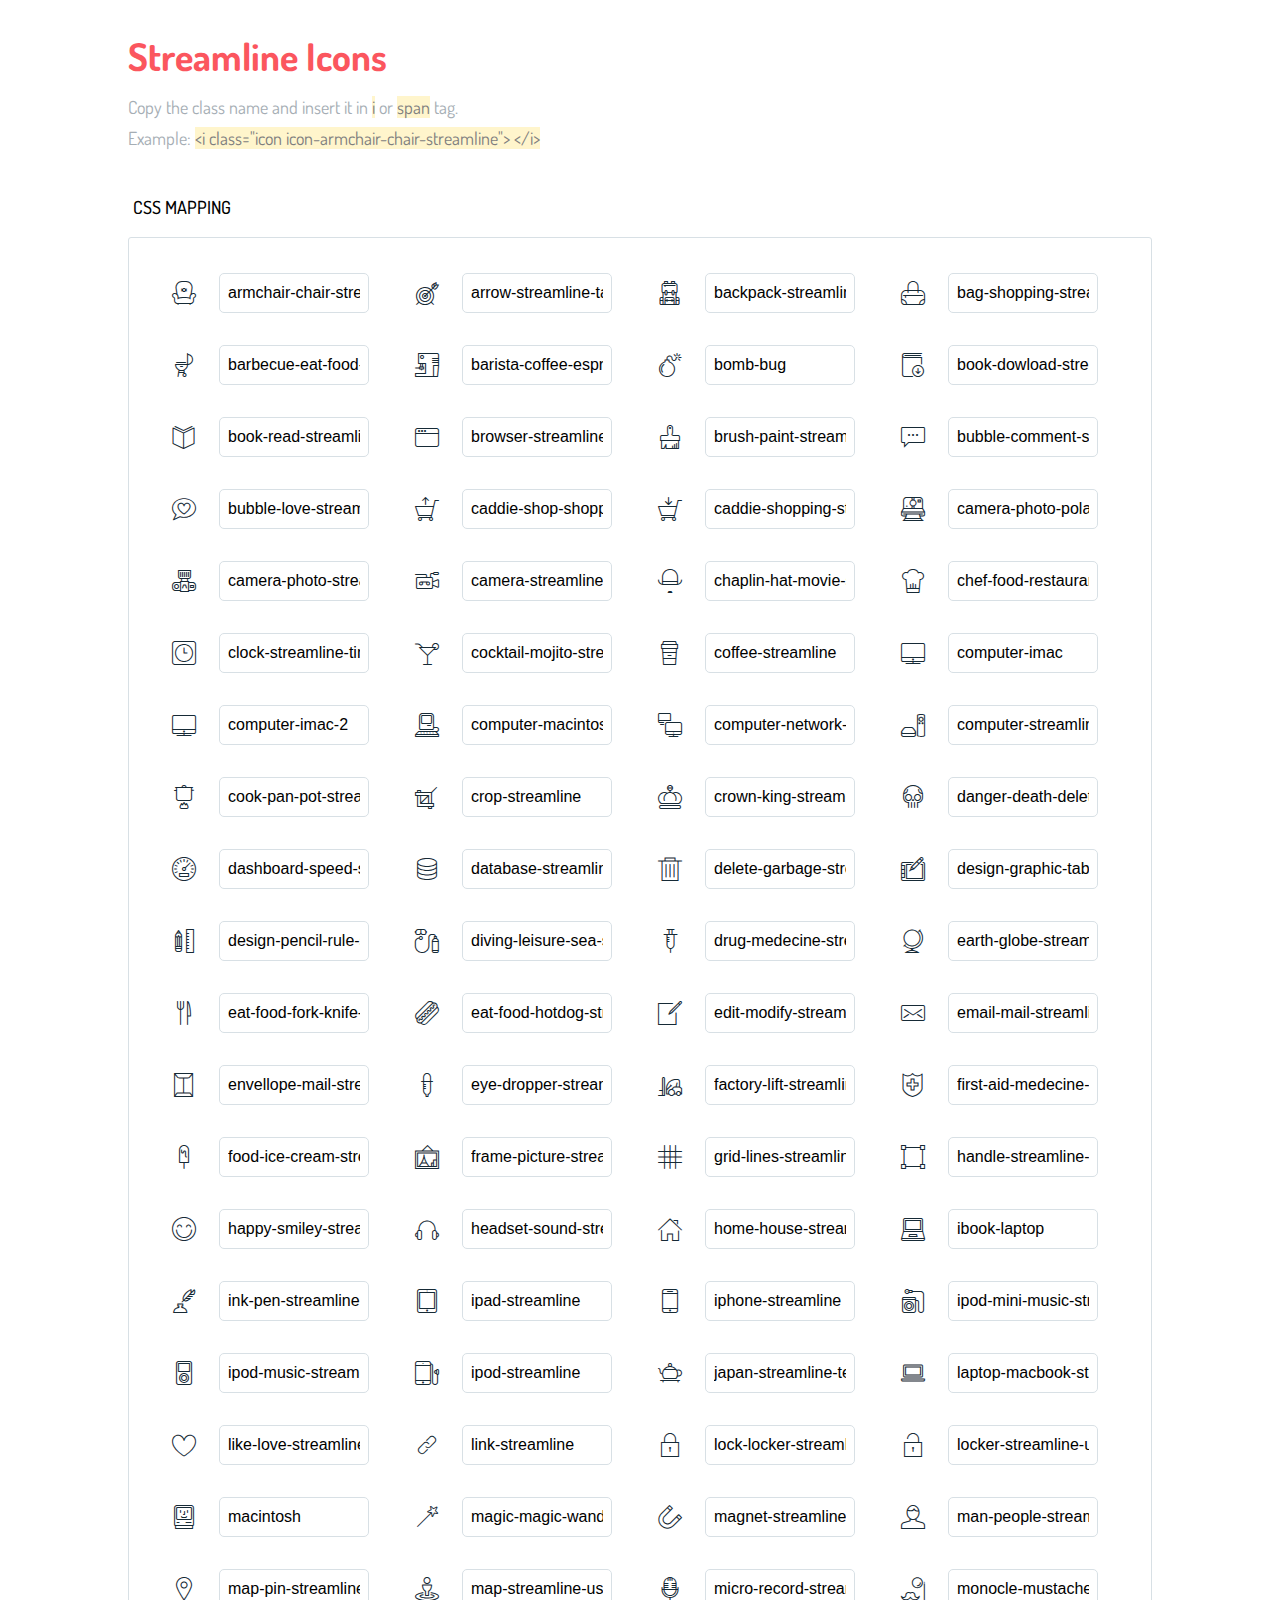
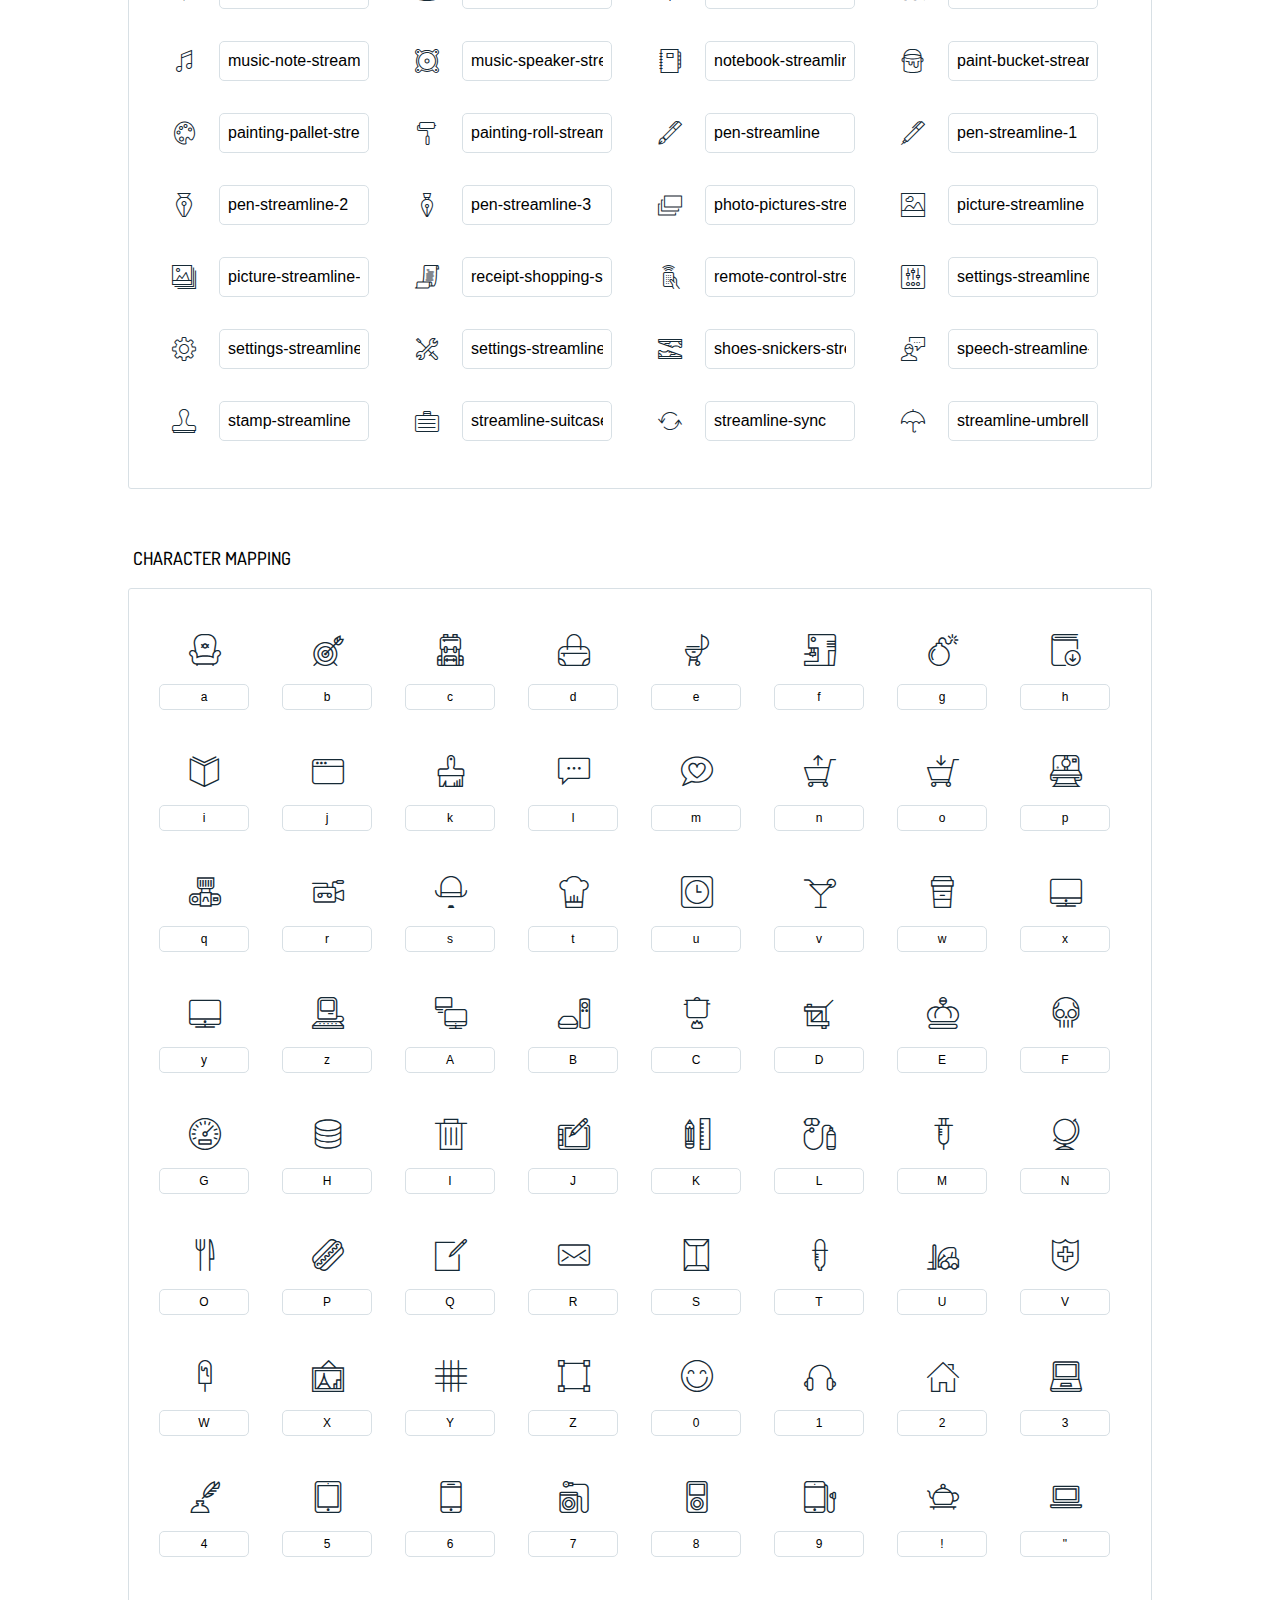
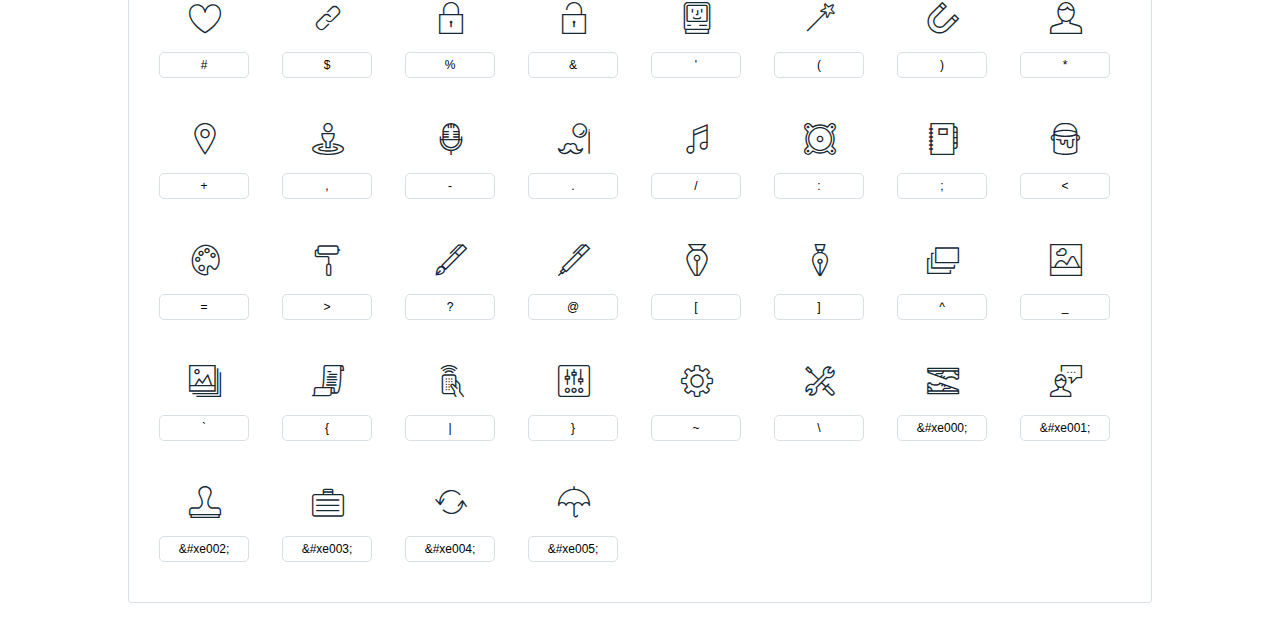
<file: bangkit/streamline-icons.html>
<!DOCTYPE html>
<html lang="en">

<head>
    <meta charset="utf-8">
    <meta http-equiv="X-UA-Compatible" content="IE=edge,chrome=1">
    <meta name="viewport" content="width=device-width,initial-scale=1">
    <title>Font Reference - streamline</title>
    <link href="https://fonts.googleapis.com/css?family=Dosis:400,500,700" rel="stylesheet" type="text/css">
    <link href="css/plugins/streamline-icons.css" rel="stylesheet">
    <style type="text/css">
    html,
    body,
    div,
    span,
    applet,
    object,
    iframe,
    h1,
    h2,
    h3,
    h4,
    h5,
    h6,
    p,
    blockquote,
    pre,
    a,
    abbr,
    acronym,
    address,
    big,
    cite,
    code,
    del,
    dfn,
    em,
    img,
    ins,
    kbd,
    q,
    s,
    samp,
    small,
    strike,
    strong,
    sub,
    sup,
    tt,
    var,
    dl,
    dt,
    dd,
    ol,
    ul,
    li,
    fieldset,
    form,
    label,
    legend,
    table,
    caption,
    tbody,
    tfoot,
    thead,
    tr,
    th,
    td {
        margin: 0;
        padding: 0;
        border: 0;
        outline: 0;
        font-weight: inherit;
        font-style: inherit;
        font-family: inherit;
        font-size: 100%;
        vertical-align: baseline
    }
    
    body {
        line-height: 1;
        color: #000;
        background: #fff
    }
    
    ol,
    ul {
        list-style: none
    }
    
    table {
        border-collapse: separate;
        border-spacing: 0;
        vertical-align: middle
    }
    
    caption,
    th,
    td {
        text-align: left;
        font-weight: normal;
        vertical-align: middle
    }
    
    a img {
        border: none
    }
    
    * {
        -webkit-box-sizing: border-box;
        -moz-box-sizing: border-box;
        box-sizing: border-box
    }
    
    body {
        font-family: 'Dosis', 'Tahoma', sans-serif
    }
    
    .container {
        margin: 15px auto;
        width: 80%
    }
    
    h1 {
        margin: 40px 0 20px;
        font-weight: 700;
        font-size: 38px;
        line-height: 32px;
        color: #fb565e
    }
    
    h2 {
        font-size: 18px;
        padding: 0 0 21px 5px;
        margin: 45px 0 0 0;
        text-transform: uppercase;
        font-weight: 500
    }
    
    .small {
        font-size: 18px;
        color: #a5adb4;
    }
    
    .small a {
        color: #a5adb4;
    }
    
    .small a:hover {
        color: #fb565e
    }
    
    .glyphs.character-mapping {
        margin: 0 0 20px 0;
        padding: 20px 0 20px 30px;
        color: rgba(0, 0, 0, 0.5);
        border: 1px solid #d8e0e5;
        -webkit-border-radius: 3px;
        border-radius: 3px;
    }
    
    .glyphs.character-mapping li {
        margin: 0 30px 20px 0;
        display: inline-block;
        width: 90px
    }
    
    .glyphs.character-mapping .icon {
        margin: 10px 0 10px 15px;
        padding: 15px;
        position: relative;
        width: 55px;
        height: 55px;
        color: #162a36 !important;
        overflow: hidden;
        -webkit-border-radius: 3px;
        border-radius: 3px;
        font-size: 32px;
    }
    
    .glyphs.character-mapping .icon svg {
        fill: #000
    }
    
    .glyphs.character-mapping input {
        margin: 0;
        padding: 5px 0;
        line-height: 12px;
        font-size: 12px;
        display: block;
        width: 100%;
        border: 1px solid #d8e0e5;
        -webkit-border-radius: 5px;
        border-radius: 5px;
        text-align: center;
        outline: 0;
    }
    
    .glyphs.character-mapping input:focus {
        border: 1px solid #fbde4a;
        -webkit-box-shadow: inset 0 0 3px #fbde4a;
        box-shadow: inset 0 0 3px #fbde4a
    }
    
    .glyphs.character-mapping input:hover {
        -webkit-box-shadow: inset 0 0 3px #fbde4a;
        box-shadow: inset 0 0 3px #fbde4a
    }
    
    .glyphs.css-mapping {
        margin: 0 0 60px 0;
        padding: 30px 0 20px 30px;
        color: rgba(0, 0, 0, 0.5);
        border: 1px solid #d8e0e5;
        -webkit-border-radius: 3px;
        border-radius: 3px;
    }
    
    .glyphs.css-mapping li {
        margin: 0 30px 20px 0;
        padding: 0;
        display: inline-block;
        overflow: hidden
    }
    
    .glyphs.css-mapping .icon {
        margin: 0;
        margin-right: 10px;
        padding: 13px;
        height: 50px;
        width: 50px;
        color: #162a36 !important;
        overflow: hidden;
        float: left;
        font-size: 24px
    }
    
    .glyphs.css-mapping input {
        margin: 0;
        margin-top: 5px;
        padding: 8px;
        line-height: 16px;
        font-size: 16px;
        display: block;
        width: 150px;
        height: 40px;
        border: 1px solid #d8e0e5;
        -webkit-border-radius: 5px;
        border-radius: 5px;
        background: #fff;
        outline: 0;
        float: right;
    }
    
    .glyphs.css-mapping input:focus {
        border: 1px solid #fbde4a;
        -webkit-box-shadow: inset 0 0 3px #fbde4a;
        box-shadow: inset 0 0 3px #fbde4a
    }
    
    .glyphs.css-mapping input:hover {
        -webkit-box-shadow: inset 0 0 3px #fbde4a;
        box-shadow: inset 0 0 3px #fbde4a
    }
    
    p {
        line-height: 1.7;
    }
    
    strong {
        color: #7E7E7E;
        background: #FFF5CC;
    }
    </style>
</head>

<body>
    <div class="container">
        <h1>Streamline Icons</h1>
        <p class="small">Copy the class name and insert it in <strong>i</strong> or <strong>span</strong> tag.
            <br> Example: <strong>&lt;i class="icon icon-armchair-chair-streamline"&gt; &lt;/i&gt;</strong> </p>
        <h2>CSS mapping</h2>
        <ul class="glyphs css-mapping">
            <li>
                <div class="icon icon-armchair-chair-streamline"></div>
                <input type="text" readonly="readonly" value="armchair-chair-streamline">
            </li>
            <li>
                <div class="icon icon-arrow-streamline-target"></div>
                <input type="text" readonly="readonly" value="arrow-streamline-target">
            </li>
            <li>
                <div class="icon icon-backpack-streamline-trekking"></div>
                <input type="text" readonly="readonly" value="backpack-streamline-trekking">
            </li>
            <li>
                <div class="icon icon-bag-shopping-streamline"></div>
                <input type="text" readonly="readonly" value="bag-shopping-streamline">
            </li>
            <li>
                <div class="icon icon-barbecue-eat-food-streamline"></div>
                <input type="text" readonly="readonly" value="barbecue-eat-food-streamline">
            </li>
            <li>
                <div class="icon icon-barista-coffee-espresso-streamline"></div>
                <input type="text" readonly="readonly" value="barista-coffee-espresso-streamline">
            </li>
            <li>
                <div class="icon icon-bomb-bug"></div>
                <input type="text" readonly="readonly" value="bomb-bug">
            </li>
            <li>
                <div class="icon icon-book-dowload-streamline"></div>
                <input type="text" readonly="readonly" value="book-dowload-streamline">
            </li>
            <li>
                <div class="icon icon-book-read-streamline"></div>
                <input type="text" readonly="readonly" value="book-read-streamline">
            </li>
            <li>
                <div class="icon icon-browser-streamline-window"></div>
                <input type="text" readonly="readonly" value="browser-streamline-window">
            </li>
            <li>
                <div class="icon icon-brush-paint-streamline"></div>
                <input type="text" readonly="readonly" value="brush-paint-streamline">
            </li>
            <li>
                <div class="icon icon-bubble-comment-streamline-talk"></div>
                <input type="text" readonly="readonly" value="bubble-comment-streamline-talk">
            </li>
            <li>
                <div class="icon icon-bubble-love-streamline-talk"></div>
                <input type="text" readonly="readonly" value="bubble-love-streamline-talk">
            </li>
            <li>
                <div class="icon icon-caddie-shop-shopping-streamline"></div>
                <input type="text" readonly="readonly" value="caddie-shop-shopping-streamline">
            </li>
            <li>
                <div class="icon icon-caddie-shopping-streamline"></div>
                <input type="text" readonly="readonly" value="caddie-shopping-streamline">
            </li>
            <li>
                <div class="icon icon-camera-photo-polaroid-streamline"></div>
                <input type="text" readonly="readonly" value="camera-photo-polaroid-streamline">
            </li>
            <li>
                <div class="icon icon-camera-photo-streamline"></div>
                <input type="text" readonly="readonly" value="camera-photo-streamline">
            </li>
            <li>
                <div class="icon icon-camera-streamline-video"></div>
                <input type="text" readonly="readonly" value="camera-streamline-video">
            </li>
            <li>
                <div class="icon icon-chaplin-hat-movie-streamline"></div>
                <input type="text" readonly="readonly" value="chaplin-hat-movie-streamline">
            </li>
            <li>
                <div class="icon icon-chef-food-restaurant-streamline"></div>
                <input type="text" readonly="readonly" value="chef-food-restaurant-streamline">
            </li>
            <li>
                <div class="icon icon-clock-streamline-time"></div>
                <input type="text" readonly="readonly" value="clock-streamline-time">
            </li>
            <li>
                <div class="icon icon-cocktail-mojito-streamline"></div>
                <input type="text" readonly="readonly" value="cocktail-mojito-streamline">
            </li>
            <li>
                <div class="icon icon-coffee-streamline"></div>
                <input type="text" readonly="readonly" value="coffee-streamline">
            </li>
            <li>
                <div class="icon icon-computer-imac"></div>
                <input type="text" readonly="readonly" value="computer-imac">
            </li>
            <li>
                <div class="icon icon-computer-imac-2"></div>
                <input type="text" readonly="readonly" value="computer-imac-2">
            </li>
            <li>
                <div class="icon icon-computer-macintosh-vintage"></div>
                <input type="text" readonly="readonly" value="computer-macintosh-vintage">
            </li>
            <li>
                <div class="icon icon-computer-network-streamline"></div>
                <input type="text" readonly="readonly" value="computer-network-streamline">
            </li>
            <li>
                <div class="icon icon-computer-streamline"></div>
                <input type="text" readonly="readonly" value="computer-streamline">
            </li>
            <li>
                <div class="icon icon-cook-pan-pot-streamline"></div>
                <input type="text" readonly="readonly" value="cook-pan-pot-streamline">
            </li>
            <li>
                <div class="icon icon-crop-streamline"></div>
                <input type="text" readonly="readonly" value="crop-streamline">
            </li>
            <li>
                <div class="icon icon-crown-king-streamline"></div>
                <input type="text" readonly="readonly" value="crown-king-streamline">
            </li>
            <li>
                <div class="icon icon-danger-death-delete-destroy-skull-stream"></div>
                <input type="text" readonly="readonly" value="danger-death-delete-destroy-skull-stream">
            </li>
            <li>
                <div class="icon icon-dashboard-speed-streamline"></div>
                <input type="text" readonly="readonly" value="dashboard-speed-streamline">
            </li>
            <li>
                <div class="icon icon-database-streamline"></div>
                <input type="text" readonly="readonly" value="database-streamline">
            </li>
            <li>
                <div class="icon icon-delete-garbage-streamline"></div>
                <input type="text" readonly="readonly" value="delete-garbage-streamline">
            </li>
            <li>
                <div class="icon icon-design-graphic-tablet-streamline-tablet"></div>
                <input type="text" readonly="readonly" value="design-graphic-tablet-streamline-tablet">
            </li>
            <li>
                <div class="icon icon-design-pencil-rule-streamline"></div>
                <input type="text" readonly="readonly" value="design-pencil-rule-streamline">
            </li>
            <li>
                <div class="icon icon-diving-leisure-sea-sport-streamline"></div>
                <input type="text" readonly="readonly" value="diving-leisure-sea-sport-streamline">
            </li>
            <li>
                <div class="icon icon-drug-medecine-streamline-syringue"></div>
                <input type="text" readonly="readonly" value="drug-medecine-streamline-syringue">
            </li>
            <li>
                <div class="icon icon-earth-globe-streamline"></div>
                <input type="text" readonly="readonly" value="earth-globe-streamline">
            </li>
            <li>
                <div class="icon icon-eat-food-fork-knife-streamline"></div>
                <input type="text" readonly="readonly" value="eat-food-fork-knife-streamline">
            </li>
            <li>
                <div class="icon icon-eat-food-hotdog-streamline"></div>
                <input type="text" readonly="readonly" value="eat-food-hotdog-streamline">
            </li>
            <li>
                <div class="icon icon-edit-modify-streamline"></div>
                <input type="text" readonly="readonly" value="edit-modify-streamline">
            </li>
            <li>
                <div class="icon icon-email-mail-streamline"></div>
                <input type="text" readonly="readonly" value="email-mail-streamline">
            </li>
            <li>
                <div class="icon icon-envellope-mail-streamline"></div>
                <input type="text" readonly="readonly" value="envellope-mail-streamline">
            </li>
            <li>
                <div class="icon icon-eye-dropper-streamline"></div>
                <input type="text" readonly="readonly" value="eye-dropper-streamline">
            </li>
            <li>
                <div class="icon icon-factory-lift-streamline-warehouse"></div>
                <input type="text" readonly="readonly" value="factory-lift-streamline-warehouse">
            </li>
            <li>
                <div class="icon icon-first-aid-medecine-shield-streamline"></div>
                <input type="text" readonly="readonly" value="first-aid-medecine-shield-streamline">
            </li>
            <li>
                <div class="icon icon-food-ice-cream-streamline"></div>
                <input type="text" readonly="readonly" value="food-ice-cream-streamline">
            </li>
            <li>
                <div class="icon icon-frame-picture-streamline"></div>
                <input type="text" readonly="readonly" value="frame-picture-streamline">
            </li>
            <li>
                <div class="icon icon-grid-lines-streamline"></div>
                <input type="text" readonly="readonly" value="grid-lines-streamline">
            </li>
            <li>
                <div class="icon icon-handle-streamline-vector"></div>
                <input type="text" readonly="readonly" value="handle-streamline-vector">
            </li>
            <li>
                <div class="icon icon-happy-smiley-streamline"></div>
                <input type="text" readonly="readonly" value="happy-smiley-streamline">
            </li>
            <li>
                <div class="icon icon-headset-sound-streamline"></div>
                <input type="text" readonly="readonly" value="headset-sound-streamline">
            </li>
            <li>
                <div class="icon icon-home-house-streamline"></div>
                <input type="text" readonly="readonly" value="home-house-streamline">
            </li>
            <li>
                <div class="icon icon-ibook-laptop"></div>
                <input type="text" readonly="readonly" value="ibook-laptop">
            </li>
            <li>
                <div class="icon icon-ink-pen-streamline"></div>
                <input type="text" readonly="readonly" value="ink-pen-streamline">
            </li>
            <li>
                <div class="icon icon-ipad-streamline"></div>
                <input type="text" readonly="readonly" value="ipad-streamline">
            </li>
            <li>
                <div class="icon icon-iphone-streamline"></div>
                <input type="text" readonly="readonly" value="iphone-streamline">
            </li>
            <li>
                <div class="icon icon-ipod-mini-music-streamline"></div>
                <input type="text" readonly="readonly" value="ipod-mini-music-streamline">
            </li>
            <li>
                <div class="icon icon-ipod-music-streamline"></div>
                <input type="text" readonly="readonly" value="ipod-music-streamline">
            </li>
            <li>
                <div class="icon icon-ipod-streamline"></div>
                <input type="text" readonly="readonly" value="ipod-streamline">
            </li>
            <li>
                <div class="icon icon-japan-streamline-tea"></div>
                <input type="text" readonly="readonly" value="japan-streamline-tea">
            </li>
            <li>
                <div class="icon icon-laptop-macbook-streamline"></div>
                <input type="text" readonly="readonly" value="laptop-macbook-streamline">
            </li>
            <li>
                <div class="icon icon-like-love-streamline"></div>
                <input type="text" readonly="readonly" value="like-love-streamline">
            </li>
            <li>
                <div class="icon icon-link-streamline"></div>
                <input type="text" readonly="readonly" value="link-streamline">
            </li>
            <li>
                <div class="icon icon-lock-locker-streamline"></div>
                <input type="text" readonly="readonly" value="lock-locker-streamline">
            </li>
            <li>
                <div class="icon icon-locker-streamline-unlock"></div>
                <input type="text" readonly="readonly" value="locker-streamline-unlock">
            </li>
            <li>
                <div class="icon icon-macintosh"></div>
                <input type="text" readonly="readonly" value="macintosh">
            </li>
            <li>
                <div class="icon icon-magic-magic-wand-streamline"></div>
                <input type="text" readonly="readonly" value="magic-magic-wand-streamline">
            </li>
            <li>
                <div class="icon icon-magnet-streamline"></div>
                <input type="text" readonly="readonly" value="magnet-streamline">
            </li>
            <li>
                <div class="icon icon-man-people-streamline-user"></div>
                <input type="text" readonly="readonly" value="man-people-streamline-user">
            </li>
            <li>
                <div class="icon icon-map-pin-streamline"></div>
                <input type="text" readonly="readonly" value="map-pin-streamline">
            </li>
            <li>
                <div class="icon icon-map-streamline-user"></div>
                <input type="text" readonly="readonly" value="map-streamline-user">
            </li>
            <li>
                <div class="icon icon-micro-record-streamline"></div>
                <input type="text" readonly="readonly" value="micro-record-streamline">
            </li>
            <li>
                <div class="icon icon-monocle-mustache-streamline"></div>
                <input type="text" readonly="readonly" value="monocle-mustache-streamline">
            </li>
            <li>
                <div class="icon icon-music-note-streamline"></div>
                <input type="text" readonly="readonly" value="music-note-streamline">
            </li>
            <li>
                <div class="icon icon-music-speaker-streamline"></div>
                <input type="text" readonly="readonly" value="music-speaker-streamline">
            </li>
            <li>
                <div class="icon icon-notebook-streamline"></div>
                <input type="text" readonly="readonly" value="notebook-streamline">
            </li>
            <li>
                <div class="icon icon-paint-bucket-streamline"></div>
                <input type="text" readonly="readonly" value="paint-bucket-streamline">
            </li>
            <li>
                <div class="icon icon-painting-pallet-streamline"></div>
                <input type="text" readonly="readonly" value="painting-pallet-streamline">
            </li>
            <li>
                <div class="icon icon-painting-roll-streamline"></div>
                <input type="text" readonly="readonly" value="painting-roll-streamline">
            </li>
            <li>
                <div class="icon icon-pen-streamline"></div>
                <input type="text" readonly="readonly" value="pen-streamline">
            </li>
            <li>
                <div class="icon icon-pen-streamline-1"></div>
                <input type="text" readonly="readonly" value="pen-streamline-1">
            </li>
            <li>
                <div class="icon icon-pen-streamline-2"></div>
                <input type="text" readonly="readonly" value="pen-streamline-2">
            </li>
            <li>
                <div class="icon icon-pen-streamline-3"></div>
                <input type="text" readonly="readonly" value="pen-streamline-3">
            </li>
            <li>
                <div class="icon icon-photo-pictures-streamline"></div>
                <input type="text" readonly="readonly" value="photo-pictures-streamline">
            </li>
            <li>
                <div class="icon icon-picture-streamline"></div>
                <input type="text" readonly="readonly" value="picture-streamline">
            </li>
            <li>
                <div class="icon icon-picture-streamline-1"></div>
                <input type="text" readonly="readonly" value="picture-streamline-1">
            </li>
            <li>
                <div class="icon icon-receipt-shopping-streamline"></div>
                <input type="text" readonly="readonly" value="receipt-shopping-streamline">
            </li>
            <li>
                <div class="icon icon-remote-control-streamline"></div>
                <input type="text" readonly="readonly" value="remote-control-streamline">
            </li>
            <li>
                <div class="icon icon-settings-streamline"></div>
                <input type="text" readonly="readonly" value="settings-streamline">
            </li>
            <li>
                <div class="icon icon-settings-streamline-1"></div>
                <input type="text" readonly="readonly" value="settings-streamline-1">
            </li>
            <li>
                <div class="icon icon-settings-streamline-2"></div>
                <input type="text" readonly="readonly" value="settings-streamline-2">
            </li>
            <li>
                <div class="icon icon-shoes-snickers-streamline"></div>
                <input type="text" readonly="readonly" value="shoes-snickers-streamline">
            </li>
            <li>
                <div class="icon icon-speech-streamline-talk-user"></div>
                <input type="text" readonly="readonly" value="speech-streamline-talk-user">
            </li>
            <li>
                <div class="icon icon-stamp-streamline"></div>
                <input type="text" readonly="readonly" value="stamp-streamline">
            </li>
            <li>
                <div class="icon icon-streamline-suitcase-travel"></div>
                <input type="text" readonly="readonly" value="streamline-suitcase-travel">
            </li>
            <li>
                <div class="icon icon-streamline-sync"></div>
                <input type="text" readonly="readonly" value="streamline-sync">
            </li>
            <li>
                <div class="icon icon-streamline-umbrella-weather"></div>
                <input type="text" readonly="readonly" value="streamline-umbrella-weather">
            </li>
        </ul>
        <h2>Character mapping</h2>
        <ul class="glyphs character-mapping">
            <li>
                <div data-icon="a" class="icon"></div>
                <input type="text" readonly="readonly" value="a">
            </li>
            <li>
                <div data-icon="b" class="icon"></div>
                <input type="text" readonly="readonly" value="b">
            </li>
            <li>
                <div data-icon="c" class="icon"></div>
                <input type="text" readonly="readonly" value="c">
            </li>
            <li>
                <div data-icon="d" class="icon"></div>
                <input type="text" readonly="readonly" value="d">
            </li>
            <li>
                <div data-icon="e" class="icon"></div>
                <input type="text" readonly="readonly" value="e">
            </li>
            <li>
                <div data-icon="f" class="icon"></div>
                <input type="text" readonly="readonly" value="f">
            </li>
            <li>
                <div data-icon="g" class="icon"></div>
                <input type="text" readonly="readonly" value="g">
            </li>
            <li>
                <div data-icon="h" class="icon"></div>
                <input type="text" readonly="readonly" value="h">
            </li>
            <li>
                <div data-icon="i" class="icon"></div>
                <input type="text" readonly="readonly" value="i">
            </li>
            <li>
                <div data-icon="j" class="icon"></div>
                <input type="text" readonly="readonly" value="j">
            </li>
            <li>
                <div data-icon="k" class="icon"></div>
                <input type="text" readonly="readonly" value="k">
            </li>
            <li>
                <div data-icon="l" class="icon"></div>
                <input type="text" readonly="readonly" value="l">
            </li>
            <li>
                <div data-icon="m" class="icon"></div>
                <input type="text" readonly="readonly" value="m">
            </li>
            <li>
                <div data-icon="n" class="icon"></div>
                <input type="text" readonly="readonly" value="n">
            </li>
            <li>
                <div data-icon="o" class="icon"></div>
                <input type="text" readonly="readonly" value="o">
            </li>
            <li>
                <div data-icon="p" class="icon"></div>
                <input type="text" readonly="readonly" value="p">
            </li>
            <li>
                <div data-icon="q" class="icon"></div>
                <input type="text" readonly="readonly" value="q">
            </li>
            <li>
                <div data-icon="r" class="icon"></div>
                <input type="text" readonly="readonly" value="r">
            </li>
            <li>
                <div data-icon="s" class="icon"></div>
                <input type="text" readonly="readonly" value="s">
            </li>
            <li>
                <div data-icon="t" class="icon"></div>
                <input type="text" readonly="readonly" value="t">
            </li>
            <li>
                <div data-icon="u" class="icon"></div>
                <input type="text" readonly="readonly" value="u">
            </li>
            <li>
                <div data-icon="v" class="icon"></div>
                <input type="text" readonly="readonly" value="v">
            </li>
            <li>
                <div data-icon="w" class="icon"></div>
                <input type="text" readonly="readonly" value="w">
            </li>
            <li>
                <div data-icon="x" class="icon"></div>
                <input type="text" readonly="readonly" value="x">
            </li>
            <li>
                <div data-icon="y" class="icon"></div>
                <input type="text" readonly="readonly" value="y">
            </li>
            <li>
                <div data-icon="z" class="icon"></div>
                <input type="text" readonly="readonly" value="z">
            </li>
            <li>
                <div data-icon="A" class="icon"></div>
                <input type="text" readonly="readonly" value="A">
            </li>
            <li>
                <div data-icon="B" class="icon"></div>
                <input type="text" readonly="readonly" value="B">
            </li>
            <li>
                <div data-icon="C" class="icon"></div>
                <input type="text" readonly="readonly" value="C">
            </li>
            <li>
                <div data-icon="D" class="icon"></div>
                <input type="text" readonly="readonly" value="D">
            </li>
            <li>
                <div data-icon="E" class="icon"></div>
                <input type="text" readonly="readonly" value="E">
            </li>
            <li>
                <div data-icon="F" class="icon"></div>
                <input type="text" readonly="readonly" value="F">
            </li>
            <li>
                <div data-icon="G" class="icon"></div>
                <input type="text" readonly="readonly" value="G">
            </li>
            <li>
                <div data-icon="H" class="icon"></div>
                <input type="text" readonly="readonly" value="H">
            </li>
            <li>
                <div data-icon="I" class="icon"></div>
                <input type="text" readonly="readonly" value="I">
            </li>
            <li>
                <div data-icon="J" class="icon"></div>
                <input type="text" readonly="readonly" value="J">
            </li>
            <li>
                <div data-icon="K" class="icon"></div>
                <input type="text" readonly="readonly" value="K">
            </li>
            <li>
                <div data-icon="L" class="icon"></div>
                <input type="text" readonly="readonly" value="L">
            </li>
            <li>
                <div data-icon="M" class="icon"></div>
                <input type="text" readonly="readonly" value="M">
            </li>
            <li>
                <div data-icon="N" class="icon"></div>
                <input type="text" readonly="readonly" value="N">
            </li>
            <li>
                <div data-icon="O" class="icon"></div>
                <input type="text" readonly="readonly" value="O">
            </li>
            <li>
                <div data-icon="P" class="icon"></div>
                <input type="text" readonly="readonly" value="P">
            </li>
            <li>
                <div data-icon="Q" class="icon"></div>
                <input type="text" readonly="readonly" value="Q">
            </li>
            <li>
                <div data-icon="R" class="icon"></div>
                <input type="text" readonly="readonly" value="R">
            </li>
            <li>
                <div data-icon="S" class="icon"></div>
                <input type="text" readonly="readonly" value="S">
            </li>
            <li>
                <div data-icon="T" class="icon"></div>
                <input type="text" readonly="readonly" value="T">
            </li>
            <li>
                <div data-icon="U" class="icon"></div>
                <input type="text" readonly="readonly" value="U">
            </li>
            <li>
                <div data-icon="V" class="icon"></div>
                <input type="text" readonly="readonly" value="V">
            </li>
            <li>
                <div data-icon="W" class="icon"></div>
                <input type="text" readonly="readonly" value="W">
            </li>
            <li>
                <div data-icon="X" class="icon"></div>
                <input type="text" readonly="readonly" value="X">
            </li>
            <li>
                <div data-icon="Y" class="icon"></div>
                <input type="text" readonly="readonly" value="Y">
            </li>
            <li>
                <div data-icon="Z" class="icon"></div>
                <input type="text" readonly="readonly" value="Z">
            </li>
            <li>
                <div data-icon="0" class="icon"></div>
                <input type="text" readonly="readonly" value="0">
            </li>
            <li>
                <div data-icon="1" class="icon"></div>
                <input type="text" readonly="readonly" value="1">
            </li>
            <li>
                <div data-icon="2" class="icon"></div>
                <input type="text" readonly="readonly" value="2">
            </li>
            <li>
                <div data-icon="3" class="icon"></div>
                <input type="text" readonly="readonly" value="3">
            </li>
            <li>
                <div data-icon="4" class="icon"></div>
                <input type="text" readonly="readonly" value="4">
            </li>
            <li>
                <div data-icon="5" class="icon"></div>
                <input type="text" readonly="readonly" value="5">
            </li>
            <li>
                <div data-icon="6" class="icon"></div>
                <input type="text" readonly="readonly" value="6">
            </li>
            <li>
                <div data-icon="7" class="icon"></div>
                <input type="text" readonly="readonly" value="7">
            </li>
            <li>
                <div data-icon="8" class="icon"></div>
                <input type="text" readonly="readonly" value="8">
            </li>
            <li>
                <div data-icon="9" class="icon"></div>
                <input type="text" readonly="readonly" value="9">
            </li>
            <li>
                <div data-icon="!" class="icon"></div>
                <input type="text" readonly="readonly" value="!">
            </li>
            <li>
                <div data-icon="&#34;" class="icon"></div>
                <input type="text" readonly="readonly" value="&quot;">
            </li>
            <li>
                <div data-icon="#" class="icon"></div>
                <input type="text" readonly="readonly" value="#">
            </li>
            <li>
                <div data-icon="$" class="icon"></div>
                <input type="text" readonly="readonly" value="$">
            </li>
            <li>
                <div data-icon="%" class="icon"></div>
                <input type="text" readonly="readonly" value="%">
            </li>
            <li>
                <div data-icon="&" class="icon"></div>
                <input type="text" readonly="readonly" value="&amp;">
            </li>
            <li>
                <div data-icon="'" class="icon"></div>
                <input type="text" readonly="readonly" value="&#39;">
            </li>
            <li>
                <div data-icon="(" class="icon"></div>
                <input type="text" readonly="readonly" value="(">
            </li>
            <li>
                <div data-icon=")" class="icon"></div>
                <input type="text" readonly="readonly" value=")">
            </li>
            <li>
                <div data-icon="*" class="icon"></div>
                <input type="text" readonly="readonly" value="*">
            </li>
            <li>
                <div data-icon="+" class="icon"></div>
                <input type="text" readonly="readonly" value="+">
            </li>
            <li>
                <div data-icon="," class="icon"></div>
                <input type="text" readonly="readonly" value=",">
            </li>
            <li>
                <div data-icon="-" class="icon"></div>
                <input type="text" readonly="readonly" value="-">
            </li>
            <li>
                <div data-icon="." class="icon"></div>
                <input type="text" readonly="readonly" value=".">
            </li>
            <li>
                <div data-icon="/" class="icon"></div>
                <input type="text" readonly="readonly" value="/">
            </li>
            <li>
                <div data-icon=":" class="icon"></div>
                <input type="text" readonly="readonly" value=":">
            </li>
            <li>
                <div data-icon=";" class="icon"></div>
                <input type="text" readonly="readonly" value=";">
            </li>
            <li>
                <div data-icon="<" class="icon"></div>
                <input type="text" readonly="readonly" value="&lt;">
            </li>
            <li>
                <div data-icon="=" class="icon"></div>
                <input type="text" readonly="readonly" value="=">
            </li>
            <li>
                <div data-icon=">" class="icon"></div>
                <input type="text" readonly="readonly" value="&gt;">
            </li>
            <li>
                <div data-icon="?" class="icon"></div>
                <input type="text" readonly="readonly" value="?">
            </li>
            <li>
                <div data-icon="@" class="icon"></div>
                <input type="text" readonly="readonly" value="@">
            </li>
            <li>
                <div data-icon="[" class="icon"></div>
                <input type="text" readonly="readonly" value="[">
            </li>
            <li>
                <div data-icon="]" class="icon"></div>
                <input type="text" readonly="readonly" value="]">
            </li>
            <li>
                <div data-icon="^" class="icon"></div>
                <input type="text" readonly="readonly" value="^">
            </li>
            <li>
                <div data-icon="_" class="icon"></div>
                <input type="text" readonly="readonly" value="_">
            </li>
            <li>
                <div data-icon="`" class="icon"></div>
                <input type="text" readonly="readonly" value="`">
            </li>
            <li>
                <div data-icon="{" class="icon"></div>
                <input type="text" readonly="readonly" value="{">
            </li>
            <li>
                <div data-icon="|" class="icon"></div>
                <input type="text" readonly="readonly" value="|">
            </li>
            <li>
                <div data-icon="}" class="icon"></div>
                <input type="text" readonly="readonly" value="}">
            </li>
            <li>
                <div data-icon="~" class="icon"></div>
                <input type="text" readonly="readonly" value="~">
            </li>
            <li>
                <div data-icon="\" class="icon"></div>
                <input type="text" readonly="readonly" value="\">
            </li>
            <li>
                <div data-icon="&#xe000;" class="icon"></div>
                <input type="text" readonly="readonly" value="&amp;#xe000;">
            </li>
            <li>
                <div data-icon="&#xe001;" class="icon"></div>
                <input type="text" readonly="readonly" value="&amp;#xe001;">
            </li>
            <li>
                <div data-icon="&#xe002;" class="icon"></div>
                <input type="text" readonly="readonly" value="&amp;#xe002;">
            </li>
            <li>
                <div data-icon="&#xe003;" class="icon"></div>
                <input type="text" readonly="readonly" value="&amp;#xe003;">
            </li>
            <li>
                <div data-icon="&#xe004;" class="icon"></div>
                <input type="text" readonly="readonly" value="&amp;#xe004;">
            </li>
            <li>
                <div data-icon="&#xe005;" class="icon"></div>
                <input type="text" readonly="readonly" value="&amp;#xe005;">
            </li>
        </ul>
    </div>
    <script type="text/javascript">
    (function() {
        var glyphs, _i, _len, _ref;
        _ref = document.getElementsByClassName('glyphs');
        for (_i = 0, _len = _ref.length; _i < _len; _i++) {
            glyphs = _ref[_i];
            glyphs.addEventListener('click', function(event) {
                if (event.target.tagName === 'INPUT') {
                    return event.target.select();
                }
            });
        }
    }).call(this);
    </script>
</body>

</html>
</file>
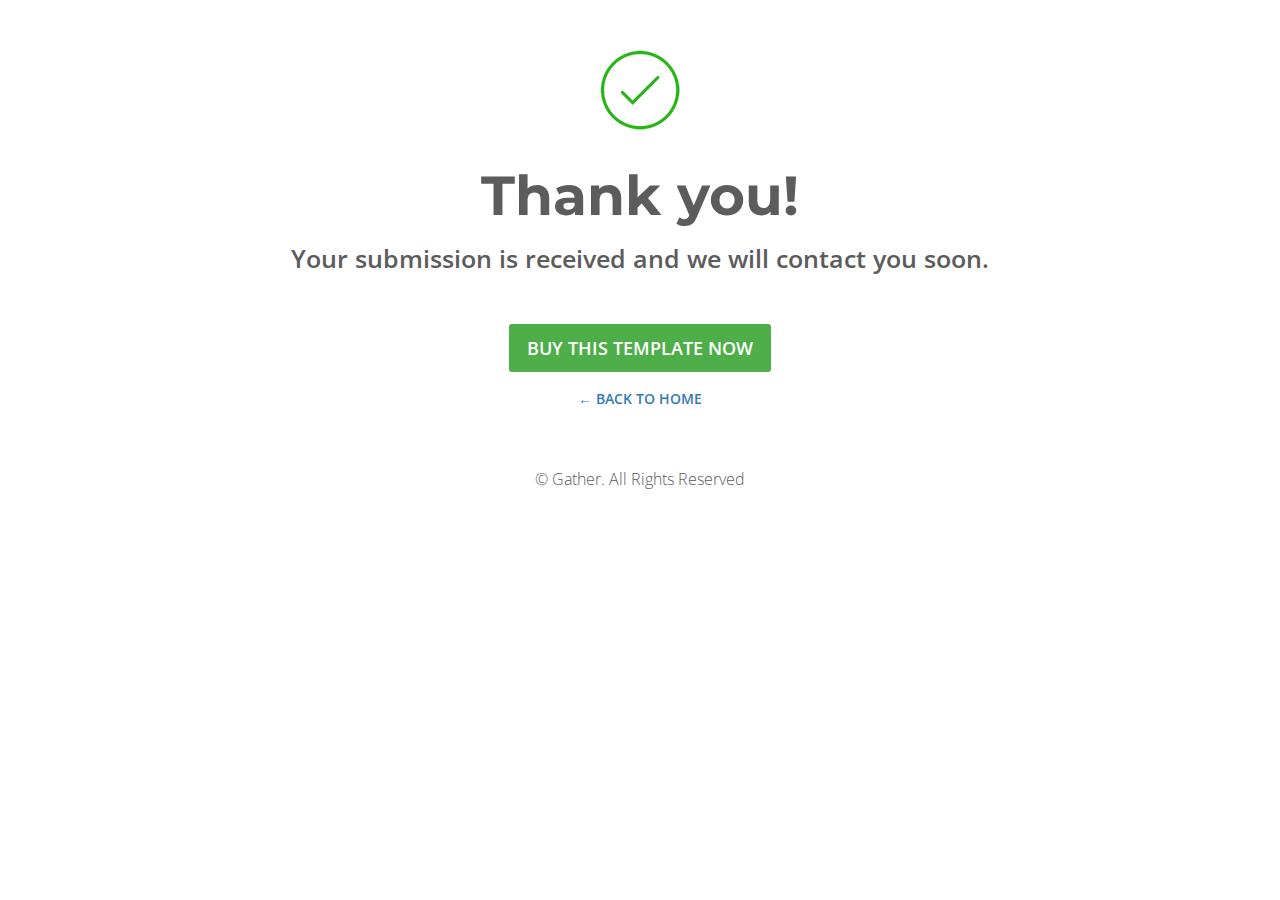
<file: bangkit/success.html>
<!DOCTYPE html>
<html lang="en">
<!-- 

Page    : index / Gather
Version : 1.0
Author  : Surjith S M
URI     : http://themeforest.net/user/surjithctly

Copyright © All rights Reserved
Surjith S M / @surjithctly

 -->

<head>
    <meta charset="utf-8">
    <meta http-equiv="X-UA-Compatible" content="IE=edge">
    <meta name="viewport" content="width=device-width, initial-scale=1.0, maximum-scale=1.0, user-scalable=no">

    <!-- SEO -->
    <meta name="author" content="Surjith S M">
    <meta name="description" content="Gather is a responsive Template for Events, Meetups, Conference and other gatherings.">
    <meta name="keywords" content="gather, responsive, event, meetup, template, conference, gather, rsvp, download">

    <!-- Favicons -->
    <link rel="shortcut icon" href="images/favicon.ico">

    <!-- Page Title -->
    <title>Event Conference Meetup Landing Template - Gather</title>

    <!-- Bootstrap -->
    <link href="css/bootstrap.min.css" rel="stylesheet">

    <!-- Custom Google Font : Open Sans & Montserrat -->
    <link href='https://fonts.googleapis.com/css?family=Open+Sans:300,600' rel='stylesheet' type='text/css'>
    <link href='https://fonts.googleapis.com/css?family=Montserrat:400,700' rel='stylesheet' type='text/css'>

    <!-- Plugins -->
    <link href="css/plugins/animate.css" rel="stylesheet">
    <link href="css/plugins/slick.css" rel="stylesheet">
    <link href="css/plugins/magnific-popup.css" rel="stylesheet">
    <link href="css/plugins/font-awesome.css" rel="stylesheet">
    <link href="css/plugins/streamline-icons.css" rel="stylesheet">

    <!-- Event Style -->
    <link href="css/event.css" rel="stylesheet">

    <!-- Color Theme -->
    <!-- Options: green, purple, red, yellow, mint, blue, black  -->
    <link href="css/themes/green.css" rel="stylesheet">

    <!-- HTML5 shim and Respond.js for IE8 support of HTML5 elements and media queries -->
    <!-- WARNING: Respond.js doesn't work if you view the page via file:// -->
    <!--[if lt IE 9]>
  <script src="js/ie/respond.min.js"></script>
  <![endif]-->

    <!-- Modernizr -->
    <script src="js/modernizr.min.js"></script>
    <!-- Subtle Loading bar -->
    <script src="js/plugins/pace.js"></script>
</head>

<body class="animate-page" data-spy="scroll" data-target="#navbar" data-offset="100">
    <!--Preloader div-->
    <div class="preloader"></div>

    <!-- Header Starts -->
    <main id="top" class="text-center vertical-space-lg" role="main">
        <div class="container">
            <!-- Startup Logo -->
            <div class="logo">
                <a href="#"><img src="images/check.png" alt="Error Icon"></a>
            </div>
            <!-- Hero Title -->
            <h1 class="headline">Thank you! </h1>
            <!-- Sub Title -->
            <h5 class="headline-support">Your submission is received and we will contact you soon.</h5>

        </div>
    </main>
    <!-- //   Header Ends -->

    <p class="text-center"><a href="http://themeforest.net/item/ITEM_NAME/ITEM_ID?license=regular&open_purchase_for_item_id=ITEM_ID&ref=surjithctly&purchasable=source" class="btn btn-success btn-lg">Buy this Template Now</a></p>

    <p class="text-center"> <a href="index.html" class="btn btn-link"> ← Back to Home</a> </p>

    <!-- Container -->
    <div class="container">
        <section class="row">
            <div class="col-md-12">
                <p class="text-center vertical-space-lg">&copy; Gather. All Rights Reserved</p>
            </div>
        </section>
        <!-- // End Client Logos -->

    </div>
    <!-- // Container Ends -->

    <!-- 
     Javascripts : Nerd Stuff :)
     ====================================== -->

    <!-- jQuery Library -->
    <script src="js/jquery.min.js"></script>

    <!-- Bootstrap JS -->
    <script src="js/bootstrap.min.js"></script>

    <!-- 3rd party Plugins -->
    <script src="js/plugins/countdown.js"></script>
    <script src="js/plugins/wow.js"></script>
    <script src="js/plugins/slick.js"></script>
    <script src="js/plugins/magnific-popup.js"></script>
    <script src="js/plugins/validate.js"></script>
    <script src="js/plugins/appear.js"></script>
    <script src="js/plugins/count-to.js"></script>
    <script src="js/plugins/nicescroll.js"></script>

    <!-- Google Map -->
    <script src="http://maps.google.com/maps/api/js?sensor=false"></script>
    <script src="js/plugins/infobox.js"></script>
    <script src="js/plugins/google-map.js"></script>
    <script src="js/plugins/directions.js"></script>

    <!-- JS Includes -->
    <script src="js/includes/subscribe.js"></script>
    <script src="js/includes/contact_form.js"></script>

    <!-- Main Script -->
    <script src="js/main.js"></script>

</body>

</html>
</file>
<file: bangkit/css/plugins/streamline-icons.css>
@charset "UTF-8";
@font-face {
    font-family: "streamline";
    src: url("../../fonts/streamline.eot");
    src: url("../../fonts/streamline.eot?#iefix") format("embedded-opentype"), url("../../fonts/streamline.woff") format("woff"), url("../../fonts/streamline.ttf") format("truetype"), url("../../fonts/streamline.svg#streamline") format("svg");
    font-weight: normal;
    font-style: normal;
}

[data-icon]:before {
    font-family: "streamline" !important;
    content: attr(data-icon);
    font-style: normal !important;
    font-weight: normal !important;
    font-variant: normal !important;
    text-transform: none !important;
    speak: none;
    line-height: 1;
    -webkit-font-smoothing: antialiased;
    -moz-osx-font-smoothing: grayscale;
}

[class^="icon-"]:before,
[class*=" icon-"]:before {
    font-family: "streamline" !important;
    font-style: normal !important;
    font-weight: normal !important;
    font-variant: normal !important;
    text-transform: none !important;
    speak: none;
    line-height: 1;
    -webkit-font-smoothing: antialiased;
    -moz-osx-font-smoothing: grayscale;
}

.icon-armchair-chair-streamline:before {
    content: "a";
}

.icon-arrow-streamline-target:before {
    content: "b";
}

.icon-backpack-streamline-trekking:before {
    content: "c";
}

.icon-bag-shopping-streamline:before {
    content: "d";
}

.icon-barbecue-eat-food-streamline:before {
    content: "e";
}

.icon-barista-coffee-espresso-streamline:before {
    content: "f";
}

.icon-bomb-bug:before {
    content: "g";
}

.icon-book-dowload-streamline:before {
    content: "h";
}

.icon-book-read-streamline:before {
    content: "i";
}

.icon-browser-streamline-window:before {
    content: "j";
}

.icon-brush-paint-streamline:before {
    content: "k";
}

.icon-bubble-comment-streamline-talk:before {
    content: "l";
}

.icon-bubble-love-streamline-talk:before {
    content: "m";
}

.icon-caddie-shop-shopping-streamline:before {
    content: "n";
}

.icon-caddie-shopping-streamline:before {
    content: "o";
}

.icon-camera-photo-polaroid-streamline:before {
    content: "p";
}

.icon-camera-photo-streamline:before {
    content: "q";
}

.icon-camera-streamline-video:before {
    content: "r";
}

.icon-chaplin-hat-movie-streamline:before {
    content: "s";
}

.icon-chef-food-restaurant-streamline:before {
    content: "t";
}

.icon-clock-streamline-time:before {
    content: "u";
}

.icon-cocktail-mojito-streamline:before {
    content: "v";
}

.icon-coffee-streamline:before {
    content: "w";
}

.icon-computer-imac:before {
    content: "x";
}

.icon-computer-imac-2:before {
    content: "y";
}

.icon-computer-macintosh-vintage:before {
    content: "z";
}

.icon-computer-network-streamline:before {
    content: "A";
}

.icon-computer-streamline:before {
    content: "B";
}

.icon-cook-pan-pot-streamline:before {
    content: "C";
}

.icon-crop-streamline:before {
    content: "D";
}

.icon-crown-king-streamline:before {
    content: "E";
}

.icon-danger-death-delete-destroy-skull-stream:before {
    content: "F";
}

.icon-dashboard-speed-streamline:before {
    content: "G";
}

.icon-database-streamline:before {
    content: "H";
}

.icon-delete-garbage-streamline:before {
    content: "I";
}

.icon-design-graphic-tablet-streamline-tablet:before {
    content: "J";
}

.icon-design-pencil-rule-streamline:before {
    content: "K";
}

.icon-diving-leisure-sea-sport-streamline:before {
    content: "L";
}

.icon-drug-medecine-streamline-syringue:before {
    content: "M";
}

.icon-earth-globe-streamline:before {
    content: "N";
}

.icon-eat-food-fork-knife-streamline:before {
    content: "O";
}

.icon-eat-food-hotdog-streamline:before {
    content: "P";
}

.icon-edit-modify-streamline:before {
    content: "Q";
}

.icon-email-mail-streamline:before {
    content: "R";
}

.icon-envellope-mail-streamline:before {
    content: "S";
}

.icon-eye-dropper-streamline:before {
    content: "T";
}

.icon-factory-lift-streamline-warehouse:before {
    content: "U";
}

.icon-first-aid-medecine-shield-streamline:before {
    content: "V";
}

.icon-food-ice-cream-streamline:before {
    content: "W";
}

.icon-frame-picture-streamline:before {
    content: "X";
}

.icon-grid-lines-streamline:before {
    content: "Y";
}

.icon-handle-streamline-vector:before {
    content: "Z";
}

.icon-happy-smiley-streamline:before {
    content: "0";
}

.icon-headset-sound-streamline:before {
    content: "1";
}

.icon-home-house-streamline:before {
    content: "2";
}

.icon-ibook-laptop:before {
    content: "3";
}

.icon-ink-pen-streamline:before {
    content: "4";
}

.icon-ipad-streamline:before {
    content: "5";
}

.icon-iphone-streamline:before {
    content: "6";
}

.icon-ipod-mini-music-streamline:before {
    content: "7";
}

.icon-ipod-music-streamline:before {
    content: "8";
}

.icon-ipod-streamline:before {
    content: "9";
}

.icon-japan-streamline-tea:before {
    content: "!";
}

.icon-laptop-macbook-streamline:before {
    content: "\"";
}

.icon-like-love-streamline:before {
    content: "#";
}

.icon-link-streamline:before {
    content: "$";
}

.icon-lock-locker-streamline:before {
    content: "%";
}

.icon-locker-streamline-unlock:before {
    content: "&";
}

.icon-macintosh:before {
    content: "'";
}

.icon-magic-magic-wand-streamline:before {
    content: "(";
}

.icon-magnet-streamline:before {
    content: ")";
}

.icon-man-people-streamline-user:before {
    content: "*";
}

.icon-map-pin-streamline:before {
    content: "+";
}

.icon-map-streamline-user:before {
    content: ",";
}

.icon-micro-record-streamline:before {
    content: "-";
}

.icon-monocle-mustache-streamline:before {
    content: ".";
}

.icon-music-note-streamline:before {
    content: "/";
}

.icon-music-speaker-streamline:before {
    content: ":";
}

.icon-notebook-streamline:before {
    content: ";";
}

.icon-paint-bucket-streamline:before {
    content: "<";
}

.icon-painting-pallet-streamline:before {
    content: "=";
}

.icon-painting-roll-streamline:before {
    content: ">";
}

.icon-pen-streamline:before {
    content: "?";
}

.icon-pen-streamline-1:before {
    content: "@";
}

.icon-pen-streamline-2:before {
    content: "[";
}

.icon-pen-streamline-3:before {
    content: "]";
}

.icon-photo-pictures-streamline:before {
    content: "^";
}

.icon-picture-streamline:before {
    content: "_";
}

.icon-picture-streamline-1:before {
    content: "`";
}

.icon-receipt-shopping-streamline:before {
    content: "{";
}

.icon-remote-control-streamline:before {
    content: "|";
}

.icon-settings-streamline:before {
    content: "}";
}

.icon-settings-streamline-1:before {
    content: "~";
}

.icon-settings-streamline-2:before {
    content: "\\";
}

.icon-shoes-snickers-streamline:before {
    content: "\e000";
}

.icon-speech-streamline-talk-user:before {
    content: "\e001";
}

.icon-stamp-streamline:before {
    content: "\e002";
}

.icon-streamline-suitcase-travel:before {
    content: "\e003";
}

.icon-streamline-sync:before {
    content: "\e004";
}

.icon-streamline-umbrella-weather:before {
    content: "\e005";
}
</file>
<file: bangkit/css/event.css>
/*

Style   : Event CSS
Version : 1.0
Author  : Surjith S M
URI     : http://themeforest.net/user/surjithctly

Copyright © All rights Reserved
Surjith S M / @surjithctly


TABLE OF CONTENTS 
---------------------------------------------------

    • Global
    • Header
        • Navigation
        • Menu
        • Jumbotron
        • Slider
    • About
    • Features
    • Clients
    • Testimonials
    • Footer
        • Copyright info
    • Blog
    • Media Queries (mobile)

    */
/* ================================================
   Global Styles
   ================================================ */

body,
html {
    overflow-x: hidden;
}

body {
    font-family: 'Open Sans', Arial, sans-serif;
    font-weight: 300;
    font-size: 16px;
    line-height: 1.7;
    position: relative;
}

a {
    -webkit-transition: all 0.25s ease-out;
    -moz-transition: all 0.25s ease-out;
    -ms-transition: all 0.25s ease-out;
    -o-transition: all 0.25s ease-out;
    transition: all 0.25s ease-out;
}
/* 
   Typography
   ---------- */

strong,
b {
    font-weight: 600;
}

h1,
h2,
h3,
h4,
h5,
h6 {
    font-family: 'Montserrat', Arial, sans-serif;
    font-weight: 700;
    line-height: 1.3;
}

h5,
h6 {
    font-weight: 400;
}

h1 {
    font-size: 55px;
}

h2 {
    font-size: 45px;
}

h3 {
    font-size: 35px;
}

h4 {
    font-size: 30px;
}

h5 {
    font-size: 25px;
}

h6 {
    font-size: 20px;
}

@media (max-width: 767px) {
    h1 {
        font-size: 35px;
    }
    h2 {
        font-size: 30px;
    }
    h3 {
        font-size: 20px;
    }
    h4 {
        font-size: 18px;
    }
    h5 {
        font-size: 16px;
    }
    h6 {
        font-size: 16px;
    }
}

p,
.lead {
    line-height: 1.7;
}
/* 
   Buttons
   ------- */

.btn {
    border-radius: 3px;
    font-size: 14px;
    font-weight: 600;
    text-transform: uppercase;
    padding: 7px 20px;
    border-width: 0;
    /*transition:all .5s ease;*/
}

.btn-group-lg>.btn,
.btn-lg {
    padding: 10px 16px;
    font-size: 18px;
    line-height: 1.3333333;
}

.btn-xl {
    padding: 15px 50px;
    font-size: 24px;
    font-weight: bold;
}

.btn-xs {
    border-width: 1px;
    padding: 5px 10px;
    font-size: 11px;
    font-weight: 300;
}

@media (max-width: 767px) {
    .btn-xl {
        font-size: 20px;
        padding: 15px 40px;
    }
}

.btn-default,
.btn-outline,
.btn-success {
    border-width: 2px;
}
/* 
   Form Inputs
   ----------- */

.form-control {
    border-radius: 3px;
    -webkit-box-shadow: none;
    box-shadow: none;
    border-color: #DDDDDD;
    height: 40px;
}

.form-control:focus {
    outline: 0;
    -webkit-box-shadow: none;
    box-shadow: none;
}

.has-error .form-control:focus {
    border-color: #E23B1A;
    -webkit-box-shadow: none;
    box-shadow: none;
}

.has-error .checkbox {
    color: #5c5c5c;
}

.input-lg {
    height: 50px;
}

.input-group-lg>.form-control,
.input-group-lg>.input-group-addon,
.input-group-lg>.input-group-btn>.btn {
    border-radius: 3px;
}

@media (max-width: 767px) {
    .checkbox-inline,
    .radio-inline {
        display: block;
    }
    .checkbox-inline+.checkbox-inline,
    .radio-inline+.radio-inline {
        margin-top: 5px;
        margin-left: 0;
    }
}
/* 
   Breadcrumbs
   ----------- */

.breadcrumb {
    background-color: transparent;
    font-size: 14px;
    padding-left: 0;
    margin-bottom: 0;
}

.breadcrumb a {
    color: #FFF;
    text-decoration: none;
}

.breadcrumb a:hover,
.breadcrumb a:focus {
    color: rgba(255, 255, 255, 0.7);
}
/* 
   Navbar
   ------ */

.navbar-default {
    background-color: #fff;
    -webkit-box-shadow: 0 2px 1px 0 rgba(0, 0, 0, 0.05);
    box-shadow: 0 2px 1px 0 rgba(0, 0, 0, 0.05);
    padding: 15px 0;
}

.navbar-toggle {
    margin-top: 0px;
    margin-bottom: 0px;
}

.navbar-default .navbar-nav>li>a {
    text-transform: uppercase;
    font-size: 13px;
    font-weight: 600;
}

.navbar-default .navbar-nav>.open>a,
.navbar-default .navbar-nav>.open>a:focus,
.navbar-default .navbar-nav>.open>a:hover,
.navbar-default .navbar-nav>.active>a,
.navbar-default .navbar-nav>.active>a:focus,
.navbar-default .navbar-nav>.active>a:hover {
    border-radius: 3px;
}

.navbar-brand {
    padding: 0 15px;
    height: auto;
}

.dropdown-menu {
    -webkit-box-shadow: 0 2px 1px 0 rgba(0, 0, 0, 0.05);
    box-shadow: 0 2px 1px 0 rgba(0, 0, 0, 0.05);
    border: 1px solid #F0F0F0;
}

.dropdown-menu .divider {
    background-color: #F0F0F0;
}

.dropdown-header {
    font-size: 11px;
    color: #CBCBCB;
    text-transform: uppercase;
}

.dropdown-menu>li>a {
    padding: 5px 20px;
    padding-right: 40px;
    color: #737373;
    font-family: Arial, Helvetica, sans-serif;
}

@media (min-width: 768px) {
    .navbar-nav>li>a {
        padding-top: 8px;
        padding-bottom: 8px;
    }
    .dropdown:hover .dropdown-menu {
        display: block;
    }
}
/* 
   Nav Tabs
   -------- */

.nav-center {
    text-align: center;
}

.nav-center ul.nav {
    display: inline-block;
}

.nav-center ul.nav li {
    display: inline;
}

.nav-center ul.nav li a {
    float: left;
}
/* 
   Modal box
   -------------- */

.modal-content {
    border-radius: 3px;
}

.modal-transparent .modal-content {
    -webkit-box-shadow: none;
    box-shadow: none;
    background: transparent;
    border: 0;
}

@media (min-width: 768px) {
    .modal-sm {
        width: 450px;
    }
    .modal-content {
        -webkit-box-shadow: 0 0px 50px rgba(0, 0, 0, .2);
        box-shadow: 0 0px 50px rgba(0, 0, 0, .2);
    }
    .modal-dialog {
        margin: 80px auto;
    }
}
/* 
   Collapsible Panels
   ------------------ */

.panel-group .panel {
    box-shadow: inherit;
    border-width: 1px;
    margin-bottom: 20px;
    border-color: #f7f7f7;
}

.panel-default > .panel-heading {
    background: transparent;
    padding: 0;
}

.panel-title {
    text-transform: uppercase;
    font-size: 12px;
}

.panel-title > a {
    display: block;
    position: relative;
    padding: 15px;
}

.panel-title > a:hover,
.panel-title > a:focus {
    text-decoration: none;
}

.panel-title > a:focus {
    outline: inherit;
}

.panel-title > a:before {
    background: url("../images/collapse.png") no-repeat 0 -2px;
    content: "";
    display: block;
    height: 14px;
    position: absolute;
    right: 14px;
    top: 17px;
    width: 14px;
}

.panel-title > a.collapsed:before {
    background-position: 0 -33px;
}

.panel-default > .panel-heading + .panel-collapse > .panel-body {
    border-color: #f7f7f7;
}
/* 
   Pace Preloader
   -------------- */

.preloader {
    position: fixed;
    width: 100%;
    height: 2px;
    z-index: 9999999;
}

.pace {
    -webkit-pointer-events: none;
    pointer-events: none;
    -webkit-user-select: none;
    -moz-user-select: none;
    user-select: none;
    z-index: 9999999;
    position: fixed;
    margin: auto;
    top: 0;
    left: 0;
    right: 0;
    height: 2px;
    width: 100%;
}

.pace .pace-progress {
    -webkit-box-sizing: border-box;
    -moz-box-sizing: border-box;
    -ms-box-sizing: border-box;
    -o-box-sizing: border-box;
    box-sizing: border-box;
    -webkit-transition: width 1s ease-in-out 1s linear;
    -moz-transition: width 1s ease-in-out 1s linear;
    -ms-transition: width 1s ease-in-out 1s linear;
    -o-transition: width 1s ease-in-out 1s linear;
    transition: width 1s ease-in-out 1s linear;
    -webkit-transform: translate3d(0, 0, 0);
    -moz-transform: translate3d(0, 0, 0);
    -ms-transform: translate3d(0, 0, 0);
    -o-transform: translate3d(0, 0, 0);
    transform: translate3d(0, 0, 0);
    max-width: 100%;
    position: fixed;
    z-index: 9999999;
    display: block;
    position: absolute;
    left: 0px;
    top: 0px;
    height: 100%;
    background: #F76D53;
}

.pace.pace-inactive {
    display: none;
}
/* 
   Back to Top
   ----------- */

.back_to_top {
    display: none;
    color: #fff;
    text-align: center;
    padding: 10px;
    position: fixed;
    right: 20px;
    bottom: 20px;
    opacity: 0.3;
    transition: opacity 0.3s ease;
}

.back_to_top:hover {
    opacity: 0.5;
}
/* 
   Utilites
   -------- */
/* Vertical Rhythm */

.vertical-space {
    margin: 20px 0;
}

.horizontal-space {
    margin: 0 20px;
}

.left-space {
    margin-left: 20px;
}

.right-space {
    margin-right: 20px;
}

.top-space {
    margin-top: 20px;
}

.bottom-space {
    margin-bottom: 20px;
}

.no-top-space {
    margin-top: 0;
}

.no-bottom-space {
    margin-bottom: 0;
}

.no-left-space {
    margin-left: 0;
}

.no-right-space {
    margin-right: 0;
}
/* lg - large */

.vertical-space-lg {
    margin: 40px 0;
}

.horizontal-space-lg {
    margin: 0 40px;
}

.left-space-lg {
    margin-left: 40px;
}

.right-space-lg {
    margin-right: 40px;
}

.top-space-lg {
    margin-top: 40px;
}

.bottom-space-lg {
    margin-bottom: 40px;
}
/* xl - Extra large */

.vertical-space-xl {
    margin: 80px 0;
}

.horizontal-space-xl {
    margin: 0 80px;
}

.left-space-xl {
    margin-left: 80px;
}

.right-space-xl {
    margin-right: 80px;
}

.top-space-xl {
    margin-top: 80px;
}

.bottom-space-xl {
    margin-bottom: 80px;
}
/* sm - small */

.vertical-space-sm {
    margin: 10px 0;
}

.horizontal-space-sm {
    margin: 0 10px;
}

.left-space-sm {
    margin-left: 10px;
}

.right-space-sm {
    margin-right: 10px;
}

.top-space-sm {
    margin-top: 10px;
}

.bottom-space-sm {
    margin-bottom: 10px;
}
/* ================================================
   Header
   ================================================ */

.header {
    position: relative;
    padding: 0;
    color: #FFF;
    text-align: center;
    text-shadow: 0 1px 0 rgba(0, 0, 0, .1);
}

.header_top-bg {
    background: url('../images/header_graphic_1.png') no-repeat top center;
    min-height: 155px;
    padding: 80px 0 50px;
}

.header_bottom-bg {
    background: url('../images/header_graphic_2.png') no-repeat bottom center;
    min-height: 155px;
    padding: 20px 0 100px;
}

.headline-support {
    font-family: 'Open Sans', Arial, sans-serif;
    font-weight: 600;
}

.when_where {
    padding: 30px 0;
}

.event_when {
    font-size: 22px;
    font-weight: bold;
    color: #FFF;
    margin-bottom: 5px;
}

.event_where {
    color: rgba(255, 255, 255, 0.8);
}

.cta_urgency {
    padding: 10px 0;
    color: rgba(255, 255, 255, 0.7);
}
/* 
 Sub page
 -------- */

.sub-header {
    position: relative;
    padding: 80px 0 30px;
    color: #FFF;
    text-shadow: 0 1px 0 rgba(0, 0, 0, .1);
}

.header small,
.sub-header small {
    color: rgba(255, 255, 255, 0.7);
}

@media (max-width: 767px) {
    .header small,
    .sub-header small {
        display: block;
        margin-top: 5px;
    }
}

.page-title {
    margin-bottom: 5px;
}

.page-title small {
    font-weight: 300;
    font-size: 50%;
}
/* 
 Reveal Menu
 ----------- */

.reveal-menu {
    -webkit-transition: all 1s ease;
    -moz-transition: all 1s ease;
    -ms-transition: all 1s ease;
    -o-transition: all 1s ease;
    transition: all 1s ease;
}

.reveal-menu-hidden {
    top: -100%;
}

.reveal-menu-visible {
    top: 0;
}
/* 
 Header Parallax
 --------------- */

.header.parallax-bg {
    background: url('../images/parallax-bg.jpg') no-repeat center top;
    background-size: cover;
    background-attachment: fixed;
}

.parallax-bg .header_top-bg,
.parallax-bg .header_bottom-bg {
    background: none;
}
/* 
 Header Slider
 --------------- */

.header.slider-bg {
    background: url('../images/slider-bg.jpg') no-repeat center top;
    background-size: cover;
    background-attachment: fixed;
}

.header-wrap {
    padding: 100px 0 40px;
}

.slide-item {
    margin: 50px 0;
}

.slider-excerpt {
    max-width: 850px;
    margin: 0 auto 30px;
}

.background-opacity {
    z-index: 0;
    position: absolute;
    background: rgba(0, 0, 0, 0.3);
    width: 100%;
    top: 0;
    bottom: 0;
    left: 0;
    right: 0;
}

.font-50 {
    font-size: 50px;
}

.font-80 {
    font-size: 80px;
}
/* 
 Header Video
 ------------ */

.video-header {
    position: absolute;
    right: 0;
    bottom: 0;
    min-width: 100%;
    min-height: 100%;
    width: auto;
    height: auto;
    z-index: -100;
    background: url(../video/event-video.jpg) no-repeat;
    background-size: cover;
}

.header-video-module {
    position: relative;
}

.header-video-module .header {
    background: none;
    z-index: 10;
}

.header-video-module .header_top-bg,
.header-video-module .header_bottom-bg {
    background: none;
}

.no-video .video-container video,
.touch .video-container video {
    display: none;
}

.no-video .video-container .poster,
.touch .video-container .poster {
    display: block !important;
}

.video-container .poster img {
    width: 100%;
    bottom: 0;
    position: absolute;
}

.video-container .filter {
    z-index: 9;
    position: absolute;
    background: rgba(0, 0, 0, 0.5);
    width: 100%;
    top: 0;
    bottom: 0;
    left: 0;
    right: 0;
}
/* ================================================
   Countdown Timer
   ================================================ */

.countdown_wrap {
    margin-top: 40px;
}

.countdown_wrap p {
    font-size: 22px;
    margin-bottom: 0;
}

#countdown,
#countdown li {
    list-style: none;
}

#countdown {
    padding: 0;
    margin-bottom: 10px;
    text-align: center;
}

#countdown li {
    display: inline-block;
    width: 104px;
    text-align: center;
    background: #FFF;
    padding: 15px 5px;
    margin-right: 15px;
    border-radius: 5px;
    margin-bottom: 20px;
}

#countdown li span {
    font-size: 40px;
    font-weight: bold;
    color: #3b3b3b;
    height: 108px;
    line-height: 1.0;
    position: relative;
    font-family: 'Montserrat', Arial, sans-serif;
}

#countdown li p {
    margin-top: 5px;
    color: #8a8a8a;
    text-transform: uppercase;
    font-size: .875em;
}

.countdown_title {
    margin: 20px 0;
}
/* ================================================
   ADD TO CALENDAR
   ================================================ */
/* Base */

.addtocalendar var {
    display: none;
}

.addtocalendar {
    position: relative;
    display: inline-block;
    background: transparent!important;
}

.atcb-link {
    display: block;
    outline: none!important;
    cursor: pointer;
}

.atcb-link:focus~ul,
.atcb-link:active~ul,
.atcb-list:hover {
    visibility: visible;
}

.atcb-list {
    visibility: hidden;
    position: absolute;
    top: 100%;
    left: 0;
    width: 225px;
    z-index: 900;
}

.atcb-list,
.atcb-item {
    list-style: none;
    margin: 0;
    padding: 0;
    background: #fff;
}

.atcb-item {
    float: none;
    text-align: left;
}

.atcb-item-link {
    text-decoration: none;
    outline: none;
    display: block;
}

.atcb-item.hover,
.atcb-item:hover {
    position: relative;
    z-index: 900;
    cursor: pointer;
    text-decoration: none;
    outline: none;
}
/* theme */

.atc-style-theme .atcb-link {
    margin: 0;
    padding: 7px 25px;
    color: #8C8C8C;
    border: solid 2px #CACACA;
    font-size: 14px;
    font-weight: bold;
    text-decoration: none;
    outline: none;
    line-height: 20px;
    vertical-align: middle;
    background: transparent;
    border-radius: 3px;
    text-transform: uppercase;
    zoom: 1;
}

.atc-style-theme .atcb-link:hover,
.atc-style-theme .atcb-link:active,
.atc-style-theme .atcb-link:focus {
    border-color: #818181;
    color: #8C8C8C;
}

.atc-style-theme .atcb-list {
    width: 225px;
    border: 1px solid #E7E7E7;
    border-radius: 2px;
}

.atc-style-theme .atcb-list,
.atc-style-theme .atcb-item {
    background: #fff;
    color: #000;
}

.atc-style-theme .atcb-item,
.atc-style-theme .atcb-item-link {
    line-height: 1.3em;
    vertical-align: middle;
    zoom: 1;
}

.atc-style-theme .atcb-item-link,
.atc-style-theme .atcb-item-link:hover,
.atc-style-theme .atcb-item-link:active,
.atc-style-theme .atcb-item-link:focus {
    color: #000;
    font-size: 14px;
    text-decoration: none;
    outline: none;
    padding: 10px 20px;
}

.atc-style-theme .atcb-item-link:hover,
.atc-style-theme .atcb-item-link:active,
.atc-style-theme .atcb-item-link:focus {
    /*color: #fff;*/
}

.atc-style-theme .atcb-item.hover,
.atc-style-theme .atcb-item:hover {
    background: #EFEFEF;
}
/* ================================================
   Registration Form
   ================================================ */

.registration-form {
    padding: 15px;
}
.eventbrite-wrapper iframe {
    width: 100%;
    border: 0;
    overflow: auto;
}
/* ================================================
   Sections
   ================================================ */

.highlight {
    background: #f1f1f1;
    padding: 30px 0;
}

.section-title {
    text-align: center;
    margin: 70px 0 40px;
}

.highlight .section-title {
    text-align: center;
    margin-top: 40px;
}

.section-title.top-space-sm {
    margin-top: 15px;
}

.section-title p {
    max-width: 450px;
    margin: 0 auto;
}
/* ================================================
   Speakers
   ================================================ */

.speaker-info {
    text-align: center;
    margin-bottom: 20px;
}

.speaker-info img {
    border-radius: 50%;
}

.speaker-info p {
    font-weight: 600;
    font-size: 18px;
    margin: 15px 0 0;
    line-height: 1;
}

.speaker-info span {
    font-size: 13px;
}

.speaker-slider .slick-prev,
.speaker-slider .slick-next {
    top: 40%;
}
/* ================================================
   Schedule
   ================================================ */

.nav-pills> li > a {
    background-color: #eee;
    padding: 5px 20px;
    font-size: 14px;
    font-weight: 600;
    text-transform: uppercase;
    ;
}

.nav-pills> li > a:hover {
    background-color: #E7E7E7;
}

.nav-pills>li+li {
    margin-left: 0;
}

.nav-pills > li:not(:first-child):not(:last-child) a {
    border-radius: 0;
}

.nav-pills > li:first-child > a {
    border-top-right-radius: 0;
    border-bottom-right-radius: 0;
}

.nav-pills > li:last-child > a {
    border-top-left-radius: 0;
    border-bottom-left-radius: 0;
}
/* 
   Vertical Timeline
   ----------------- */

.timeline {
    position: relative;
    padding: 0;
    margin-top: 2em;
    margin-bottom: 0;
}

.timeline::before {
    /* this is the vertical line */
    
    content: '';
    position: absolute;
    top: 0;
    left: 6px;
    height: 100%;
    width: 3px;
}

@media only screen and (min-width: 1170px) {
    .timeline {
        margin-top: 3em;
        margin-bottom: 0;
    }
    .timeline::before {
        left: 50%;
        margin-left: -2px;
    }
}

.timeline-block {
    position: relative;
    margin: 1em 0;
}

.timeline-block:after {
    content: "";
    display: table;
    clear: both;
}

.timeline-block:first-child {
    margin-top: 0;
}

.timeline-block:last-child {
    margin-bottom: 0;
    background-color: #FFF;
}

@media only screen and (min-width: 1170px) {
    .timeline-block {
        margin: 2em 0;
    }
    .timeline-block:first-child {
        margin-top: 0;
    }
    .timeline-block:last-child {
        margin-bottom: 0;
    }
}

.timeline-bullet {
    position: absolute;
    top: 0;
    left: 0;
    width: 15px;
    height: 15px;
    border-radius: 50%;
    border: 3px solid;
    background: #FFF;
}

@media only screen and (min-width: 1170px) {
    .timeline-bullet {
        width: 15px;
        height: 15px;
        left: 50%;
        margin-left: -8px;
        /* Force Hardware Acceleration in WebKit */
        
        -webkit-transform: translateZ(0);
        -webkit-backface-visibility: hidden;
    }
}

.timeline-content {
    position: relative;
    margin-left: 35px;
    min-height: 50px;
    margin-bottom: 10px;
}

.timeline-content:after {
    content: "";
    display: table;
    clear: both;
}

.timeline-content h2 {
    font-size: 18px;
    margin: 0;
}

.timeline-content p,
.timeline-content .date {
    font-size: 13px;
}

.timeline-content .date {
    display: inline-block;
}

.timeline-content p {
    margin: 5px 0;
    line-height: 1.6;
    color: #B3B3B3;
}

.no-touch .timeline-content .read-more:hover {
    background-color: #bac4cb;
}

.timeline-content .date {
    float: left;
    padding: 0;
    opacity: .7;
    font-weight: 600;
    color: #717171;
}

@media only screen and (min-width: 768px) {
    .timeline-content {
        margin-left: 60px;
    }
    .timeline-content h2 {
        font-size: 18px;
        line-height: 1.0;
    }
    .timeline-content p {
        font-size: 14px;
        line-height: 1.0;
    }
    .timeline-content .read-more,
    .timeline-content .date {
        font-size: 14px;
    }
}

@media only screen and (min-width: 1170px) {
    .timeline-content {
        margin-left: 0;
        width: 47.3%;
    }
    .timeline .timeline-block:nth-child(odd) .timeline-content h2,
    .timeline .timeline-block:nth-child(odd) .timeline-content p {
        text-align: right;
    }
    .timeline-content::before {
        top: 24px;
        left: 100%;
        border-color: transparent;
        border-left-color: white;
    }
    .timeline-content .read-more {
        float: left;
    }
    .timeline-content .date {
        position: absolute;
        width: 100%;
        left: 112%;
        top: 0;
        font-size: 14px;
    }
    .timeline-block:nth-child(even) .timeline-content {
        float: right;
    }
    .timeline-block:nth-child(even) .timeline-content::before {
        top: 24px;
        left: auto;
        right: 100%;
        border-color: transparent;
        border-right-color: white;
    }
    .timeline-block:nth-child(even) .timeline-content .read-more {
        float: right;
    }
    .timeline-block:nth-child(even) .timeline-content .date {
        left: auto;
        right: 112%;
        text-align: right;
    }
}
/* ================================================
   What to Expect : benefits
   ================================================ */

.benefit-item {
    margin-bottom: 30px;
}

.benefit-item img {
    float: left;
}

.benefit-item .benefit-icon {
    float: left;
    font-size: 40px;
    margin: 0 15px;
}

.benefit-item .benefit-title,
.benefit-item p {
    margin-left: 80px;
}
/* ================================================
   Our Stats
   ================================================ */

.our-stats {
    margin: 50px 0 20px;
}

.stats-info {
    text-align: center;
    margin-top: 20px;
    margin-bottom: 30px;
}

@media (min-width: 768px) {
    .stats-info {
        margin-bottom: 15px;
    }
}

.stats-info .fa {
    font-size: 30px;
    color: #DCDCDC;
}

.stats-info h2 {
    margin: 10px 0 0;
}

.stats-info p {
    color: #c2c2c2;
    line-height: 1;
}
/* ================================================
   Embed Twitter Cards
   ================================================ */

.embed_twitter iframe {
    margin: 0 auto!important;
}

.embed-tweet-item {
    min-height: 200px;
    margin-bottom: 20px;
}
/* ================================================
   Testimonials
   ================================================ */

.testblock {
    width: 100%;
    height: auto;
    padding: 20px;
    background: #F6F6F6;
    -webkit-border-radius: 5px;
    -moz-border-radius: 5px;
    border-radius: 5px;
    font-family: Georgia, "Times New Roman", Times, serif;
    font-style: italic;
    position: relative;
    line-height: 28px;
    font-size: 16px;
}

.testblock:after {
    top: 100%;
    left: 20%;
    border: solid transparent;
    content: " ";
    height: 0;
    width: 0;
    position: absolute;
    pointer-events: none;
    border-color: rgba(255, 255, 255, 0);
    border-top-color: #F6F6F6;
    border-width: 15px;
    margin-left: -15px;
}

.clientblock {
    margin-top: 40px;
    margin-left: 10px;
}

.clientblock img {
    float: left;
    -webkit-border-radius: 100%;
    -moz-border-radius: 100%;
    border-radius: 100%;
}

.clientblock p {
    padding-left: 80px;
    padding-top: 13px;
}

.clientblock p strong {
    color: #384047;
    font-size: 16px;
}
/* ================================================
   Sponsors
   ================================================ */

.sponsor-slider .slick-center img {
    -moz-transform: scale(1.08);
    -ms-transform: scale(1.08);
    -o-transform: scale(1.08);
    -webkit-transform: scale(1.08);
    color: #e67e22;
    opacity: 1;
    transform: scale(1.08);
    filter: url("data:image/svg+xml;utf8,<svg xmlns=\'http://www.w3.org/2000/svg\'><filter id=\'grayscale\'><feColorMatrix type=\'matrix\' values=\'1 0 0 0 0, 0 1 0 0 0, 0 0 1 0 0, 0 0 0 1 0\'/></filter></svg>#grayscale");
    -webkit-filter: grayscale(0%);
}

.sponsor-slider img {
    transition: all 300ms ease;
    opacity: 0.3;
    filter: url("data:image/svg+xml;utf8,<svg xmlns=\'http://www.w3.org/2000/svg\'><filter id=\'grayscale\'><feColorMatrix type=\'matrix\' values=\'0.3333 0.3333 0.3333 0 0 0.3333 0.3333 0.3333 0 0 0.3333 0.3333 0.3333 0 0 0 0 0 1 0\'/></filter></svg>#grayscale");
    /* Firefox 10+, Firefox on Android */
    
    filter: gray;
    /* IE6-9 */
    
    -webkit-filter: grayscale(100%);
    /* Chrome 19+, Safari 6+, Safari 6+ iOS */
}
/* ================================================
   Gallery
   ================================================ */

.popup-gallery {
    margin-bottom: 50px;
}

.popup-gallery a {
    display: block;
    margin-bottom: 35px;
    cursor: pointer;
    cursor: zoom-in;
}

.media-thumb {
    margin: 30px 0;
}

.video-wrapper {
    position: relative;
    padding-bottom: 56.25%;
    padding-top: 25px;
    height: 0;
}

.video-wrapper iframe {
    position: absolute;
    top: 0;
    left: 0;
    width: 100%;
    height: 100%;
}

.play-video {
    cursor: pointer;
}

.play-video p {
    text-transform: uppercase;
    text-align: center;
    padding: 5px 0;
    background: transparent;
    border: solid 5px transparent;
    color: #a0a0a0;
    white-space: nowrap;
    overflow: hidden;
    text-overflow: ellipsis;
}

.play-video:hover p {
    background: #FFF;
    border: solid 5px #FFF;
    color: #333;
}

.play-video:hover img {
    opacity: 0.7;
}

.play-video {
    position: relative;
}

.play-video .video-loader {
    position: absolute;
    top: 33%;
    left: 0;
    right: 0;
    text-align: center;
    color: #FFF;
    font-weight: 600;
}

@media (max-width: 767px) {
    .media-video iframe {
        width: 100%;
    }
}
/* ================================================
   Accommodation
   ================================================ */

.thumbnail {
    text-align: center;
    padding: 0;
    margin-bottom: 50px;
    border: 1px solid #ECECEC;
    border-radius: 3px;
    -moz-transition: all 0.6s ease;
    -webkit-transition: all 0.6s ease;
    -ms-transition: all 0.6s ease;
    -o-transition: all 0.6s ease;
    transition: all 0.6s ease;
}

.thumbnail:hover {
    -webkit-box-shadow: 0 2px 20px rgba(0, 0, 0, 0.08);
    box-shadow: 0 2px 20px rgba(0, 0, 0, 0.08);
}

.caption-title {
    margin-bottom: 10px;
    white-space: nowrap;
    overflow: hidden;
    text-overflow: ellipsis;
}

.caption-text {
    line-height: 1;
    font-size: 14px;
    color: #C2C2C2;
    margin-bottom: 20px;
}
/* ================================================
   Pricing
   ================================================ */

.pricing-item {
    padding: 25px;
    border: solid 3px #F2F2F2;
    text-align: center;
    -webkit-border-radius: 5px;
    -moz-border-radius: 5px;
    border-radius: 5px;
    margin-bottom: 25px;
}

.pricing-item .plan-name {
    text-transform: uppercase;
    font-weight: 600;
}

.pricing-item .price {
    font-size: 60px;
    font-weight: 700;
    margin: 10px 0;
    font-family: 'Montserrat', Arial, sans-serif;
    line-height: 1.4;
}

.pricing-item .plan-features {
    opacity: 0.7;
    list-style: none;
    padding: 0;
    margin: 0 0 20px;
}

.pricing-item .price .curr {
    display: inline-block;
    font-size: 30px;
    vertical-align: super;
    font-weight: 400;
}

.pricing-item {
    -moz-transition: all 0.6s ease;
    -webkit-transition: all 0.6s ease;
    -ms-transition: all 0.6s ease;
    -o-transition: all 0.6s ease;
    transition: all 0.6s ease;
}
/* ================================================
   FAQ
   ================================================ */

.faq {
    margin-bottom: 60px;
}

.faq-title {
    margin-top: 30px;
    margin-bottom: 10px;
    font-size: 17px;
    font-weight: 600;
}
/* ================================================
   Subscribe
   ================================================ */

.susbcribe-head {
    margin: 0;
    line-height: 1.6;
    text-align: center;
    margin-bottom: 20px;
}

.susbcribe-head small {
    display: block;
    color: #c2c2c2;
    font-weight: normal;
}

.inverted-form .help-block,
.inverted-form .has-error .help-block {
    color: #FFF !important;
}

@media (min-width: 768px) {
    .subscribe-form .form-group {
        margin-bottom: 0;
    }
    .susbcribe-head {
        margin: 0;
        text-align: left;
    }
    .susbcribe-head span {
        display: block;
    }
}
/* ================================================
   Location Map
   ================================================ */

.map {
    height: 325px;
}

#elm_82 {
    /*width:100%!important;*/
}

.gm-style > div > div {
    /* Overlay color */
    
    height: 100%;
}

.gm-style img {
    /* Fix tooltip */
    
    max-width: none;
}

.gm-style div {
    /* Fix tooltip */
    
    border-style: none;
}

.gm-style > div.gmnoprint {
    /* display: none; */
}

.gm-style > div > a {
    /* display: none !important; */
}

.infoBox {
    text-align: center;
}

.infobox-inner {
    display: inline-block;
    padding: 6px 14px;
    -webkit-border-radius: 8px;
    -moz-border-radius: 8px;
    border-radius: 8px;
    background-color: #FFF;
    -webkit-box-shadow: 0px 1px 4px rgba(0, 0, 0, 0.15);
    -moz-box-shadow: 0px 1px 4px rgba(0, 0, 0, 0.15);
    box-shadow: 0px 1px 4px rgba(0, 0, 0, 0.15);
    text-align: center;
    font-weight: 700;
    font-size: 16px;
    font-family: 'Montserrat', sans-serif;
}

.infobox-inner:after,
.infobox-inner:before {
    position: absolute;
    bottom: 100%;
    left: 50%;
    width: 0;
    height: 0;
    border: solid transparent;
    content: " ";
    pointer-events: none;
}

.infobox-inner:after {
    margin-left: -10px;
    border-width: 10px;
    border-color: rgba(0, 0, 0, 0);
}

.infobox-inner:before {
    margin-left: -10px;
    border-width: 10px;
    border-color: rgba(0, 0, 0, 0);
    border-bottom-color: #fff;
}

.directions-results {
    max-height: 170px;
    min-height: 170px;
    overflow-y: auto;
    padding: 10px;
    border: solid 1px #F0F0F0;
}

.direction-text {
    padding: 30px 10px;
    text-align: center;
    color: #C2C2C2;
}

@media (min-width: 768px) {
    .direction-text {
        padding: 45px 100px;
    }
}

@media (max-width: 767px) {
    .checkbox-inline+.checkbox-inline,
    .radio-inline+.radio-inline {
        margin-left: 0;
    }
    .checkbox-inline,
    .radio-inline {
        width: 100%;
    }
}
/* ================================================
   Contact
   ================================================ */

.contact-box {
    background: #FFF;
    border-radius: 3px;
    padding: 10px 30px;
    margin: 20px 0;
}

@media (min-width: 992px) {
    .contact-box img {
        float: right;
        padding: 40px 20px;
    }
}

@media (max-width: 992px) {
    .contact-box {
        text-align: center;
    }
    .contact-box img {
        float: none;
        padding: 20px;
    }
}
/* ================================================
   Footer CTA
   ================================================ */

.footer-action {
    background: #f1f1f1;
    text-align: center;
    padding-top: 60px;
}

.footer_bottom-bg {
    background: url('../images/footer_bg_light.png') no-repeat bottom center;
    min-height: 155px;
    padding: 20px 0 100px;
}

.footer-action .headline {
    margin-top: 0;
}

.footer-action .headline-support {
    color: #818181;
}
/* ================================================
   Footer
   ================================================ */

footer {
    text-align: center;
    padding: 40px 0 30px;
}

.social-icons {
    padding-bottom: 20px;
}

.social-icons a {
    display: inline-block;
    padding: 0 5px;
}

.social-icons a i {
    background-color: rgba(0, 0, 0, 0.1);
    color: rgba(0, 0, 0, 0.2);
    font-size: 1.55em;
    width: 2.15em;
    height: 2.15em;
    line-height: 2.15em;
    border-radius: 50%;
    -webkit-border-radius: 50%;
    text-align: center;
    margin: 0;
}

.social-icons a:hover {
    opacity: 0.8;
}
/* ================================================
   Blog
   ================================================ */

.post-wrap,
.blog-content {
    margin: 50px 0;
}

.post-entry,
.entry-image {
    margin-bottom: 40px;
}

.post-heading {
    margin-top: 0;
    margin-bottom: 5px;
}

.post-meta {
    font-size: 13px;
}

.post-excerpt {
    margin-bottom: 13px;
}

.sidebar {
    margin: 50px 0;
}

.sidebar-widget {
    margin-bottom: 30px;
}

.pagination>li>a,
.pagination>li>span {
    color: #6F6F6F;
}

.pagination>li>a:hover,
.pagination>li>span:hover,
.pagination>li>a:focus,
.pagination>li>span:focus {
    color: #A3A3A3;
}

.pagination>.active>a,
.pagination>.active>span,
.pagination>.active>a:hover,
.pagination>.active>span:hover,
.pagination>.active>a:focus,
.pagination>.active>span:focus {
    background-color: #E6E6E6;
    border-color: #D2D2D2;
    color: #6E6E6E;
}

.vertical-links li {
    border-bottom: 1px solid #E6DDD4;
    padding: 8px 0;
}

.tag-cloud a {
    display: inline-block;
    margin-right: 5px;
    margin-bottom: 10px;
    padding: 2px 8px;
    border: 1px solid #eceae4;
    -webkit-border-radius: 3px;
    -moz-border-radius: 3px;
    border-radius: 3px;
    background: #FFF;
    color: #C2C2C2;
    font-size: 12px;
}

.tag-cloud a:hover {
    text-decoration: none;
}

.comments-title {
    margin: 0 0 20px;
    padding-bottom: 10px;
}

.comments {
    position: relative;
    margin-top: 50px;
    padding-top: 30px;
    border-top: 1px solid #EEE;
}

.comments-list {
    list-style: none;
    padding-bottom: 50px;
    margin: 0 0 50px;
    border-bottom: 1px solid #EEE;
}

.comments-list ul {
    list-style: none;
}

.comments-list li,
.comments-list li ul,
.comments-list li ul li {
    margin: 30px 0 0 0;
}

.comments-list ul:first-child {
    margin-top: 0;
}

.comments-list li {
    position: relative;
    margin: 30px 0 0 30px;
}

.comment-wrap {
    position: relative;
    border: 1px solid #E5E5E5;
    border-radius: 5px;
    padding: 20px 20px 20px 35px;
}

.comments-list ul .comment-wrap {
    margin-left: 25px;
    padding-left: 20px;
}

.comments-list > li:first-child {
    padding-top: 0;
    margin-top: 0;
}

.comments-list li .children {
    margin-top: 0;
}

.comments-list li li .children {
    margin-left: 30px;
}

.comments-list li .comment-content,
.pingback {
    position: relative;
    overflow: hidden;
}

.comments-list li .comment-content p,
.pingback p {
    margin: 20px 0 0 0;
}

.comments-list li .comment-content {
    padding: 0 0 0 15px;
}

.comments-list li .comment-meta {
    float: left;
    margin-right: 0;
    line-height: 1;
}

.comment-avatar {
    position: absolute;
    top: 15px;
    left: -35px;
    padding: 4px;
    background: #FFF;
    border: 1px solid #E5E5E5;
    border-radius: 50%;
}

.comment-avatar img {
    display: block;
    border-radius: 50%;
}

.comments-list li .children .comment-avatar {
    left: -25px;
}

.comment-content .comment-author {
    margin-bottom: -10px;
    font-size: 16px;
    font-weight: bold;
    color: #555;
}

.comment-content .comment-author a {
    border: none;
    color: #333;
}

.comment-content .comment-author a:hover {
    color: #363636;
}

.comment-content .comment-author span {
    display: block;
}

.comment-content .comment-author span,
.comment-content .comment-author span a {
    font-size: 12px;
    font-weight: normal;
    font-style: italic;
    color: #AAA;
}

.comment-content .comment-author span a:hover {
    color: #888;
}

.comment-reply-link,
.review-comment-ratings {
    display: block;
    position: absolute;
    top: 4px;
    left: auto;
    text-align: center;
    right: 0px;
    width: 14px;
    height: 14px;
    color: #CCC;
    font-size: 14px;
    line-height: 1;
}

.comment-reply-link:hover {
    color: #888;
}
</file>
<file: bangkit/css/themes/black.css>
/*

Style : Black Theme CSS
Version : 1.0
Author  : Surjith S M
URI   : http://themeforest.net/user/surjithctly

Copyright © All rights Reserved
Surjith S M / @surjithctly

*/
/* 
   COLOR PALLETTES : Black
   ------------------------------------------------
  
   Black 1        : #444349;
   Dark Grey      : #3b3b3b;
   Medium Grey    : #5c5c5c;
   Light Grey     : #818181;
   Lightest Grey  : #C2C2C2;
   White          : #ffffff;

   
   */
/* ================================================
   THEME SPECIFIC STYLES : VISUAL STYLES ONLY
   ================================================ */
/*White bg*/

body,
.pace .pace-progress {
    background: #FFF;
}
/*Grey*/

body,
.timeline-content h2 {
    color: #5c5c5c;
}

.nav-pills>li>a {
    color: #C2C2C2;
}

.form-control:focus {
    border-color: #C2C2C2;
}

.navbar-default .navbar-nav>li>a {
    color: #818181;
}

.slick-prev:before,
.slick-next:before {
    color: #C2C2C2;
}
/* Black
 * ----- */

::-moz-selection {
    background: #444349;
    color: #FFF;
}

::selection {
    background: #444349;
    color: #FFF;
}

.header,
.sub-header {
    color: #FFF;
    background-color: #444349;
}
/*color*/

a,
a:hover,
a:focus,
.speaker-info p,
.highlighted-plan .price,
.highlighted-plan .plan-name {
    color: #444349;
}

.benefit-item .benefit-icon i {
    color: #444349;
}
/*background*/

.timeline::before {
    background: #444349;
}

.navbar-default .navbar-nav>.active>a,
.navbar-default .navbar-nav>.active>a:focus,
.navbar-default .navbar-nav>.active>a:hover {
    color: #FFF;
    background-color: #444349;
}
/*border*/

.timeline-bullet,
.highlighted-plan {
    border-color: #444349;
}
/*background color*/

.nav-pills>li.active>a,
.nav-pills>li.active>a:focus,
.nav-pills>li.active>a:hover {
    background-color: #444349;
}
/* 
  BUTTONS
  ------- */

.btn-default {
    color: #444349;
    border-color: #FFF;
}

.btn-default:hover,
.btn-default:focus,
.btn-default:active,
.btn-default.active {
    background-color: transparent;
    border-color: #FFF;
    color: #FFF;
}

.btn-primary {
    background-color: #5c5c5c;
}

.btn-primary:hover,
.btn-primary:focus,
.btn-primary:active,
.btn-primary.active {
    background-color: #3b3b3b;
}

.btn-success {
    background-color: #444349;
    border-color: #444349;
}

.btn-success:hover,
.btn-success:focus,
.btn-success:active,
.btn-success.active {
    background-color: #FFF;
    border-color: #444349;
    color: #444349;
}

.btn-outline {
    color: #8C8C8C;
    border-color: #CACACA;
}

.btn-outline:hover,
.btn-outline:focus,
.btn-outline:active,
.btn-outline.active {
    background-color: transparent;
    border-color: #818181;
    color: #8C8C8C;
}
</file>
<file: pestabukumelaka/css/plugins/streamline-icons.css>
@charset "UTF-8";
@font-face {
    font-family: "streamline";
    src: url("../../fonts/streamline.eot");
    src: url("../../fonts/streamline.eot?#iefix") format("embedded-opentype"), url("../../fonts/streamline.woff") format("woff"), url("../../fonts/streamline.ttf") format("truetype"), url("../../fonts/streamline.svg#streamline") format("svg");
    font-weight: normal;
    font-style: normal;
}

[data-icon]:before {
    font-family: "streamline" !important;
    content: attr(data-icon);
    font-style: normal !important;
    font-weight: normal !important;
    font-variant: normal !important;
    text-transform: none !important;
    speak: none;
    line-height: 1;
    -webkit-font-smoothing: antialiased;
    -moz-osx-font-smoothing: grayscale;
}

[class^="icon-"]:before,
[class*=" icon-"]:before {
    font-family: "streamline" !important;
    font-style: normal !important;
    font-weight: normal !important;
    font-variant: normal !important;
    text-transform: none !important;
    speak: none;
    line-height: 1;
    -webkit-font-smoothing: antialiased;
    -moz-osx-font-smoothing: grayscale;
}

.icon-armchair-chair-streamline:before {
    content: "a";
}

.icon-arrow-streamline-target:before {
    content: "b";
}

.icon-backpack-streamline-trekking:before {
    content: "c";
}

.icon-bag-shopping-streamline:before {
    content: "d";
}

.icon-barbecue-eat-food-streamline:before {
    content: "e";
}

.icon-barista-coffee-espresso-streamline:before {
    content: "f";
}

.icon-bomb-bug:before {
    content: "g";
}

.icon-book-dowload-streamline:before {
    content: "h";
}

.icon-book-read-streamline:before {
    content: "i";
}

.icon-browser-streamline-window:before {
    content: "j";
}

.icon-brush-paint-streamline:before {
    content: "k";
}

.icon-bubble-comment-streamline-talk:before {
    content: "l";
}

.icon-bubble-love-streamline-talk:before {
    content: "m";
}

.icon-caddie-shop-shopping-streamline:before {
    content: "n";
}

.icon-caddie-shopping-streamline:before {
    content: "o";
}

.icon-camera-photo-polaroid-streamline:before {
    content: "p";
}

.icon-camera-photo-streamline:before {
    content: "q";
}

.icon-camera-streamline-video:before {
    content: "r";
}

.icon-chaplin-hat-movie-streamline:before {
    content: "s";
}

.icon-chef-food-restaurant-streamline:before {
    content: "t";
}

.icon-clock-streamline-time:before {
    content: "u";
}

.icon-cocktail-mojito-streamline:before {
    content: "v";
}

.icon-coffee-streamline:before {
    content: "w";
}

.icon-computer-imac:before {
    content: "x";
}

.icon-computer-imac-2:before {
    content: "y";
}

.icon-computer-macintosh-vintage:before {
    content: "z";
}

.icon-computer-network-streamline:before {
    content: "A";
}

.icon-computer-streamline:before {
    content: "B";
}

.icon-cook-pan-pot-streamline:before {
    content: "C";
}

.icon-crop-streamline:before {
    content: "D";
}

.icon-crown-king-streamline:before {
    content: "E";
}

.icon-danger-death-delete-destroy-skull-stream:before {
    content: "F";
}

.icon-dashboard-speed-streamline:before {
    content: "G";
}

.icon-database-streamline:before {
    content: "H";
}

.icon-delete-garbage-streamline:before {
    content: "I";
}

.icon-design-graphic-tablet-streamline-tablet:before {
    content: "J";
}

.icon-design-pencil-rule-streamline:before {
    content: "K";
}

.icon-diving-leisure-sea-sport-streamline:before {
    content: "L";
}

.icon-drug-medecine-streamline-syringue:before {
    content: "M";
}

.icon-earth-globe-streamline:before {
    content: "N";
}

.icon-eat-food-fork-knife-streamline:before {
    content: "O";
}

.icon-eat-food-hotdog-streamline:before {
    content: "P";
}

.icon-edit-modify-streamline:before {
    content: "Q";
}

.icon-email-mail-streamline:before {
    content: "R";
}

.icon-envellope-mail-streamline:before {
    content: "S";
}

.icon-eye-dropper-streamline:before {
    content: "T";
}

.icon-factory-lift-streamline-warehouse:before {
    content: "U";
}

.icon-first-aid-medecine-shield-streamline:before {
    content: "V";
}

.icon-food-ice-cream-streamline:before {
    content: "W";
}

.icon-frame-picture-streamline:before {
    content: "X";
}

.icon-grid-lines-streamline:before {
    content: "Y";
}

.icon-handle-streamline-vector:before {
    content: "Z";
}

.icon-happy-smiley-streamline:before {
    content: "0";
}

.icon-headset-sound-streamline:before {
    content: "1";
}

.icon-home-house-streamline:before {
    content: "2";
}

.icon-ibook-laptop:before {
    content: "3";
}

.icon-ink-pen-streamline:before {
    content: "4";
}

.icon-ipad-streamline:before {
    content: "5";
}

.icon-iphone-streamline:before {
    content: "6";
}

.icon-ipod-mini-music-streamline:before {
    content: "7";
}

.icon-ipod-music-streamline:before {
    content: "8";
}

.icon-ipod-streamline:before {
    content: "9";
}

.icon-japan-streamline-tea:before {
    content: "!";
}

.icon-laptop-macbook-streamline:before {
    content: "\"";
}

.icon-like-love-streamline:before {
    content: "#";
}

.icon-link-streamline:before {
    content: "$";
}

.icon-lock-locker-streamline:before {
    content: "%";
}

.icon-locker-streamline-unlock:before {
    content: "&";
}

.icon-macintosh:before {
    content: "'";
}

.icon-magic-magic-wand-streamline:before {
    content: "(";
}

.icon-magnet-streamline:before {
    content: ")";
}

.icon-man-people-streamline-user:before {
    content: "*";
}

.icon-map-pin-streamline:before {
    content: "+";
}

.icon-map-streamline-user:before {
    content: ",";
}

.icon-micro-record-streamline:before {
    content: "-";
}

.icon-monocle-mustache-streamline:before {
    content: ".";
}

.icon-music-note-streamline:before {
    content: "/";
}

.icon-music-speaker-streamline:before {
    content: ":";
}

.icon-notebook-streamline:before {
    content: ";";
}

.icon-paint-bucket-streamline:before {
    content: "<";
}

.icon-painting-pallet-streamline:before {
    content: "=";
}

.icon-painting-roll-streamline:before {
    content: ">";
}

.icon-pen-streamline:before {
    content: "?";
}

.icon-pen-streamline-1:before {
    content: "@";
}

.icon-pen-streamline-2:before {
    content: "[";
}

.icon-pen-streamline-3:before {
    content: "]";
}

.icon-photo-pictures-streamline:before {
    content: "^";
}

.icon-picture-streamline:before {
    content: "_";
}

.icon-picture-streamline-1:before {
    content: "`";
}

.icon-receipt-shopping-streamline:before {
    content: "{";
}

.icon-remote-control-streamline:before {
    content: "|";
}

.icon-settings-streamline:before {
    content: "}";
}

.icon-settings-streamline-1:before {
    content: "~";
}

.icon-settings-streamline-2:before {
    content: "\\";
}

.icon-shoes-snickers-streamline:before {
    content: "\e000";
}

.icon-speech-streamline-talk-user:before {
    content: "\e001";
}

.icon-stamp-streamline:before {
    content: "\e002";
}

.icon-streamline-suitcase-travel:before {
    content: "\e003";
}

.icon-streamline-sync:before {
    content: "\e004";
}

.icon-streamline-umbrella-weather:before {
    content: "\e005";
}
</file>
<file: pestabukumelaka/css/event.css>
/*

Style   : Event CSS
Version : 1.0
Author  : Surjith S M
URI     : http://themeforest.net/user/surjithctly

Copyright © All rights Reserved
Surjith S M / @surjithctly


TABLE OF CONTENTS 
---------------------------------------------------

    • Global
    • Header
        • Navigation
        • Menu
        • Jumbotron
        • Slider
    • About
    • Features
    • Clients
    • Testimonials
    • Footer
        • Copyright info
    • Blog
    • Media Queries (mobile)

    */
/* ================================================
   Global Styles
   ================================================ */

body,
html {
    overflow-x: hidden;
}

body {
    font-family: 'Open Sans', Arial, sans-serif;
    font-weight: 300;
    font-size: 16px;
    line-height: 1.7;
    position: relative;
}

a {
    -webkit-transition: all 0.25s ease-out;
    -moz-transition: all 0.25s ease-out;
    -ms-transition: all 0.25s ease-out;
    -o-transition: all 0.25s ease-out;
    transition: all 0.25s ease-out;
}
/* 
   Typography
   ---------- */

strong,
b {
    font-weight: 600;
}

h1,
h2,
h3,
h4,
h5,
h6 {
    font-family: 'Montserrat', Arial, sans-serif;
    font-weight: 700;
    line-height: 1.3;
}

h5,
h6 {
    font-weight: 400;
}

h1 {
    font-size: 55px;
}

h2 {
    font-size: 45px;
}

h3 {
    font-size: 35px;
}

h4 {
    font-size: 30px;
}

h5 {
    font-size: 25px;
}

h6 {
    font-size: 20px;
}

@media (max-width: 767px) {
    h1 {
        font-size: 35px;
    }
    h2 {
        font-size: 30px;
    }
    h3 {
        font-size: 20px;
    }
    h4 {
        font-size: 18px;
    }
    h5 {
        font-size: 16px;
    }
    h6 {
        font-size: 16px;
    }
}

p,
.lead {
    line-height: 1.7;
}
/* 
   Buttons
   ------- */

.btn {
    border-radius: 3px;
    font-size: 14px;
    font-weight: 600;
    text-transform: uppercase;
    padding: 7px 20px;
    border-width: 0;
    /*transition:all .5s ease;*/
}

.btn-group-lg>.btn,
.btn-lg {
    padding: 10px 16px;
    font-size: 18px;
    line-height: 1.3333333;
}

.btn-xl {
    padding: 15px 50px;
    font-size: 24px;
    font-weight: bold;
}

.btn-xs {
    border-width: 1px;
    padding: 5px 10px;
    font-size: 11px;
    font-weight: 300;
}

@media (max-width: 767px) {
    .btn-xl {
        font-size: 20px;
        padding: 15px 40px;
    }
}

.btn-default,
.btn-outline,
.btn-success {
    border-width: 2px;
}
/* 
   Form Inputs
   ----------- */

.form-control {
    border-radius: 3px;
    -webkit-box-shadow: none;
    box-shadow: none;
    border-color: #DDDDDD;
    height: 40px;
}

.form-control:focus {
    outline: 0;
    -webkit-box-shadow: none;
    box-shadow: none;
}

.has-error .form-control:focus {
    border-color: #E23B1A;
    -webkit-box-shadow: none;
    box-shadow: none;
}

.has-error .checkbox {
    color: #5c5c5c;
}

.input-lg {
    height: 50px;
}

.input-group-lg>.form-control,
.input-group-lg>.input-group-addon,
.input-group-lg>.input-group-btn>.btn {
    border-radius: 3px;
}

@media (max-width: 767px) {
    .checkbox-inline,
    .radio-inline {
        display: block;
    }
    .checkbox-inline+.checkbox-inline,
    .radio-inline+.radio-inline {
        margin-top: 5px;
        margin-left: 0;
    }
}
/* 
   Breadcrumbs
   ----------- */

.breadcrumb {
    background-color: transparent;
    font-size: 14px;
    padding-left: 0;
    margin-bottom: 0;
}

.breadcrumb a {
    color: #FFF;
    text-decoration: none;
}

.breadcrumb a:hover,
.breadcrumb a:focus {
    color: rgba(255, 255, 255, 0.7);
}
/* 
   Navbar
   ------ */

.navbar-default {
    background-color: #fff;
    -webkit-box-shadow: 0 2px 1px 0 rgba(0, 0, 0, 0.05);
    box-shadow: 0 2px 1px 0 rgba(0, 0, 0, 0.05);
    padding: 15px 0;
}

.navbar-toggle {
    margin-top: 0px;
    margin-bottom: 0px;
}

.navbar-default .navbar-nav>li>a {
    text-transform: uppercase;
    font-size: 13px;
    font-weight: 600;
}

.navbar-default .navbar-nav>.open>a,
.navbar-default .navbar-nav>.open>a:focus,
.navbar-default .navbar-nav>.open>a:hover,
.navbar-default .navbar-nav>.active>a,
.navbar-default .navbar-nav>.active>a:focus,
.navbar-default .navbar-nav>.active>a:hover {
    border-radius: 3px;
}

.navbar-brand {
    padding: 0 15px;
    height: auto;
}

.dropdown-menu {
    -webkit-box-shadow: 0 2px 1px 0 rgba(0, 0, 0, 0.05);
    box-shadow: 0 2px 1px 0 rgba(0, 0, 0, 0.05);
    border: 1px solid #F0F0F0;
}

.dropdown-menu .divider {
    background-color: #F0F0F0;
}

.dropdown-header {
    font-size: 11px;
    color: #CBCBCB;
    text-transform: uppercase;
}

.dropdown-menu>li>a {
    padding: 5px 20px;
    padding-right: 40px;
    color: #737373;
    font-family: Arial, Helvetica, sans-serif;
}

@media (min-width: 768px) {
    .navbar-nav>li>a {
        padding-top: 8px;
        padding-bottom: 8px;
    }
    .dropdown:hover .dropdown-menu {
        display: block;
    }
}
/* 
   Nav Tabs
   -------- */

.nav-center {
    text-align: center;
}

.nav-center ul.nav {
    display: inline-block;
}

.nav-center ul.nav li {
    display: inline;
}

.nav-center ul.nav li a {
    float: left;
}
/* 
   Modal box
   -------------- */

.modal-content {
    border-radius: 3px;
}

.modal-transparent .modal-content {
    -webkit-box-shadow: none;
    box-shadow: none;
    background: transparent;
    border: 0;
}

@media (min-width: 768px) {
    .modal-sm {
        width: 450px;
    }
    .modal-content {
        -webkit-box-shadow: 0 0px 50px rgba(0, 0, 0, .2);
        box-shadow: 0 0px 50px rgba(0, 0, 0, .2);
    }
    .modal-dialog {
        margin: 80px auto;
    }
}
/* 
   Collapsible Panels
   ------------------ */

.panel-group .panel {
    box-shadow: inherit;
    border-width: 1px;
    margin-bottom: 20px;
    border-color: #f7f7f7;
}

.panel-default > .panel-heading {
    background: transparent;
    padding: 0;
}

.panel-title {
    text-transform: uppercase;
    font-size: 12px;
}

.panel-title > a {
    display: block;
    position: relative;
    padding: 15px;
}

.panel-title > a:hover,
.panel-title > a:focus {
    text-decoration: none;
}

.panel-title > a:focus {
    outline: inherit;
}

.panel-title > a:before {
    background: url("../images/collapse.png") no-repeat 0 -2px;
    content: "";
    display: block;
    height: 14px;
    position: absolute;
    right: 14px;
    top: 17px;
    width: 14px;
}

.panel-title > a.collapsed:before {
    background-position: 0 -33px;
}

.panel-default > .panel-heading + .panel-collapse > .panel-body {
    border-color: #f7f7f7;
}
/* 
   Pace Preloader
   -------------- */

.preloader {
    position: fixed;
    width: 100%;
    height: 2px;
    z-index: 9999999;
}

.pace {
    -webkit-pointer-events: none;
    pointer-events: none;
    -webkit-user-select: none;
    -moz-user-select: none;
    user-select: none;
    z-index: 9999999;
    position: fixed;
    margin: auto;
    top: 0;
    left: 0;
    right: 0;
    height: 2px;
    width: 100%;
}

.pace .pace-progress {
    -webkit-box-sizing: border-box;
    -moz-box-sizing: border-box;
    -ms-box-sizing: border-box;
    -o-box-sizing: border-box;
    box-sizing: border-box;
    -webkit-transition: width 1s ease-in-out 1s linear;
    -moz-transition: width 1s ease-in-out 1s linear;
    -ms-transition: width 1s ease-in-out 1s linear;
    -o-transition: width 1s ease-in-out 1s linear;
    transition: width 1s ease-in-out 1s linear;
    -webkit-transform: translate3d(0, 0, 0);
    -moz-transform: translate3d(0, 0, 0);
    -ms-transform: translate3d(0, 0, 0);
    -o-transform: translate3d(0, 0, 0);
    transform: translate3d(0, 0, 0);
    max-width: 100%;
    position: fixed;
    z-index: 9999999;
    display: block;
    position: absolute;
    left: 0px;
    top: 0px;
    height: 100%;
    background: #F76D53;
}

.pace.pace-inactive {
    display: none;
}
/* 
   Back to Top
   ----------- */

.back_to_top {
    display: none;
    color: #fff;
    text-align: center;
    padding: 10px;
    position: fixed;
    right: 20px;
    bottom: 20px;
    opacity: 0.3;
    transition: opacity 0.3s ease;
}

.back_to_top:hover {
    opacity: 0.5;
}
/* 
   Utilites
   -------- */
/* Vertical Rhythm */

.vertical-space {
    margin: 20px 0;
}

.horizontal-space {
    margin: 0 20px;
}

.left-space {
    margin-left: 20px;
}

.right-space {
    margin-right: 20px;
}

.top-space {
    margin-top: 20px;
}

.bottom-space {
    margin-bottom: 20px;
}

.no-top-space {
    margin-top: 0;
}

.no-bottom-space {
    margin-bottom: 0;
}

.no-left-space {
    margin-left: 0;
}

.no-right-space {
    margin-right: 0;
}
/* lg - large */

.vertical-space-lg {
    margin: 40px 0;
}

.horizontal-space-lg {
    margin: 0 40px;
}

.left-space-lg {
    margin-left: 40px;
}

.right-space-lg {
    margin-right: 40px;
}

.top-space-lg {
    margin-top: 40px;
}

.bottom-space-lg {
    margin-bottom: 40px;
}
/* xl - Extra large */

.vertical-space-xl {
    margin: 80px 0;
}

.horizontal-space-xl {
    margin: 0 80px;
}

.left-space-xl {
    margin-left: 80px;
}

.right-space-xl {
    margin-right: 80px;
}

.top-space-xl {
    margin-top: 80px;
}

.bottom-space-xl {
    margin-bottom: 80px;
}
/* sm - small */

.vertical-space-sm {
    margin: 10px 0;
}

.horizontal-space-sm {
    margin: 0 10px;
}

.left-space-sm {
    margin-left: 10px;
}

.right-space-sm {
    margin-right: 10px;
}

.top-space-sm {
    margin-top: 10px;
}

.bottom-space-sm {
    margin-bottom: 10px;
}
/* ================================================
   Header
   ================================================ */

.header {
    position: relative;
    padding: 0;
    color: #FFF;
    text-align: center;
    text-shadow: 0 1px 0 rgba(0, 0, 0, .1);
}

.header_top-bg {
    background: url('../images/header_graphic_1.png') no-repeat top center;
    min-height: 155px;
    padding: 80px 0 50px;
}

.header_bottom-bg {
    background: url('../images/header_graphic_2.png') no-repeat bottom center;
    min-height: 155px;
    padding: 20px 0 100px;
}

.headline-support {
    font-family: 'Open Sans', Arial, sans-serif;
    font-weight: 600;
}

.when_where {
    padding: 30px 0;
}

.event_when {
    font-size: 22px;
    font-weight: bold;
    color: #FFF;
    margin-bottom: 5px;
}

.event_where {
    color: rgba(255, 255, 255, 0.8);
}

.cta_urgency {
    padding: 10px 0;
    color: rgba(255, 255, 255, 0.7);
}
/* 
 Sub page
 -------- */

.sub-header {
    position: relative;
    padding: 80px 0 30px;
    color: #FFF;
    text-shadow: 0 1px 0 rgba(0, 0, 0, .1);
}

.header small,
.sub-header small {
    color: rgba(255, 255, 255, 0.7);
}

@media (max-width: 767px) {
    .header small,
    .sub-header small {
        display: block;
        margin-top: 5px;
    }
}

.page-title {
    margin-bottom: 5px;
}

.page-title small {
    font-weight: 300;
    font-size: 50%;
}
/* 
 Reveal Menu
 ----------- */

.reveal-menu {
    -webkit-transition: all 1s ease;
    -moz-transition: all 1s ease;
    -ms-transition: all 1s ease;
    -o-transition: all 1s ease;
    transition: all 1s ease;
}

.reveal-menu-hidden {
    top: -100%;
}

.reveal-menu-visible {
    top: 0;
}
/* 
 Header Parallax
 --------------- */

.header.parallax-bg {
    background: url('../images/parallax-bg.jpg') no-repeat center top;
    background-size: cover;
    background-attachment: fixed;
}

.parallax-bg .header_top-bg,
.parallax-bg .header_bottom-bg {
    background: none;
}
/* 
 Header Slider
 --------------- */

.header.slider-bg {
    background: url('../images/slider-bg.jpg') no-repeat center top;
    background-size: cover;
    background-attachment: fixed;
}

.header-wrap {
    padding: 100px 0 40px;
}

.slide-item {
    margin: 50px 0;
}

.slider-excerpt {
    max-width: 850px;
    margin: 0 auto 30px;
}

.background-opacity {
    z-index: 0;
    position: absolute;
    background: rgba(0, 0, 0, 0.3);
    width: 100%;
    top: 0;
    bottom: 0;
    left: 0;
    right: 0;
}

.font-50 {
    font-size: 50px;
}

.font-80 {
    font-size: 80px;
}
/* 
 Header Video
 ------------ */

.video-header {
    position: absolute;
    right: 0;
    bottom: 0;
    min-width: 100%;
    min-height: 100%;
    width: auto;
    height: auto;
    z-index: -100;
    background: url(../video/event-video.jpg) no-repeat;
    background-size: cover;
}

.header-video-module {
    position: relative;
}

.header-video-module .header {
    background: none;
    z-index: 10;
}

.header-video-module .header_top-bg,
.header-video-module .header_bottom-bg {
    background: none;
}

.no-video .video-container video,
.touch .video-container video {
    display: none;
}

.no-video .video-container .poster,
.touch .video-container .poster {
    display: block !important;
}

.video-container .poster img {
    width: 100%;
    bottom: 0;
    position: absolute;
}

.video-container .filter {
    z-index: 9;
    position: absolute;
    background: rgba(0, 0, 0, 0.5);
    width: 100%;
    top: 0;
    bottom: 0;
    left: 0;
    right: 0;
}
/* ================================================
   Countdown Timer
   ================================================ */

.countdown_wrap {
    margin-top: 40px;
}

.countdown_wrap p {
    font-size: 22px;
    margin-bottom: 0;
}

#countdown,
#countdown li {
    list-style: none;
}

#countdown {
    padding: 0;
    margin-bottom: 10px;
    text-align: center;
}

#countdown li {
    display: inline-block;
    width: 104px;
    text-align: center;
    background: #FFF;
    padding: 15px 5px;
    margin-right: 15px;
    border-radius: 5px;
    margin-bottom: 20px;
}

#countdown li span {
    font-size: 40px;
    font-weight: bold;
    color: #3b3b3b;
    height: 108px;
    line-height: 1.0;
    position: relative;
    font-family: 'Montserrat', Arial, sans-serif;
}

#countdown li p {
    margin-top: 5px;
    color: #8a8a8a;
    text-transform: uppercase;
    font-size: .875em;
}

.countdown_title {
    margin: 20px 0;
}
/* ================================================
   ADD TO CALENDAR
   ================================================ */
/* Base */

.addtocalendar var {
    display: none;
}

.addtocalendar {
    position: relative;
    display: inline-block;
    background: transparent!important;
}

.atcb-link {
    display: block;
    outline: none!important;
    cursor: pointer;
}

.atcb-link:focus~ul,
.atcb-link:active~ul,
.atcb-list:hover {
    visibility: visible;
}

.atcb-list {
    visibility: hidden;
    position: absolute;
    top: 100%;
    left: 0;
    width: 225px;
    z-index: 900;
}

.atcb-list,
.atcb-item {
    list-style: none;
    margin: 0;
    padding: 0;
    background: #fff;
}

.atcb-item {
    float: none;
    text-align: left;
}

.atcb-item-link {
    text-decoration: none;
    outline: none;
    display: block;
}

.atcb-item.hover,
.atcb-item:hover {
    position: relative;
    z-index: 900;
    cursor: pointer;
    text-decoration: none;
    outline: none;
}
/* theme */

.atc-style-theme .atcb-link {
    margin: 0;
    padding: 7px 25px;
    color: #8C8C8C;
    border: solid 2px #CACACA;
    font-size: 14px;
    font-weight: bold;
    text-decoration: none;
    outline: none;
    line-height: 20px;
    vertical-align: middle;
    background: transparent;
    border-radius: 3px;
    text-transform: uppercase;
    zoom: 1;
}

.atc-style-theme .atcb-link:hover,
.atc-style-theme .atcb-link:active,
.atc-style-theme .atcb-link:focus {
    border-color: #818181;
    color: #8C8C8C;
}

.atc-style-theme .atcb-list {
    width: 225px;
    border: 1px solid #E7E7E7;
    border-radius: 2px;
}

.atc-style-theme .atcb-list,
.atc-style-theme .atcb-item {
    background: #fff;
    color: #000;
}

.atc-style-theme .atcb-item,
.atc-style-theme .atcb-item-link {
    line-height: 1.3em;
    vertical-align: middle;
    zoom: 1;
}

.atc-style-theme .atcb-item-link,
.atc-style-theme .atcb-item-link:hover,
.atc-style-theme .atcb-item-link:active,
.atc-style-theme .atcb-item-link:focus {
    color: #000;
    font-size: 14px;
    text-decoration: none;
    outline: none;
    padding: 10px 20px;
}

.atc-style-theme .atcb-item-link:hover,
.atc-style-theme .atcb-item-link:active,
.atc-style-theme .atcb-item-link:focus {
    /*color: #fff;*/
}

.atc-style-theme .atcb-item.hover,
.atc-style-theme .atcb-item:hover {
    background: #EFEFEF;
}
/* ================================================
   Registration Form
   ================================================ */

.registration-form {
    padding: 15px;
}
.eventbrite-wrapper iframe {
    width: 100%;
    border: 0;
    overflow: auto;
}
/* ================================================
   Sections
   ================================================ */

.highlight {
    background: #f1f1f1;
    padding: 30px 0;
}

.section-title {
    text-align: center;
    margin: 70px 0 40px;
}

.highlight .section-title {
    text-align: center;
    margin-top: 40px;
}

.section-title.top-space-sm {
    margin-top: 15px;
}

.section-title p {
    max-width: 450px;
    margin: 0 auto;
}
/* ================================================
   Speakers
   ================================================ */

.speaker-info {
    text-align: center;
    margin-bottom: 20px;
}

.speaker-info img {
    border-radius: 50%;
}

.speaker-info p {
    font-weight: 600;
    font-size: 18px;
    margin: 15px 0 0;
    line-height: 1;
}

.speaker-info span {
    font-size: 13px;
}

.speaker-slider .slick-prev,
.speaker-slider .slick-next {
    top: 40%;
}
/* ================================================
   Schedule
   ================================================ */

.nav-pills> li > a {
    background-color: #eee;
    padding: 5px 20px;
    font-size: 14px;
    font-weight: 600;
    text-transform: uppercase;
    ;
}

.nav-pills> li > a:hover {
    background-color: #E7E7E7;
}

.nav-pills>li+li {
    margin-left: 0;
}

.nav-pills > li:not(:first-child):not(:last-child) a {
    border-radius: 0;
}

.nav-pills > li:first-child > a {
    border-top-right-radius: 0;
    border-bottom-right-radius: 0;
}

.nav-pills > li:last-child > a {
    border-top-left-radius: 0;
    border-bottom-left-radius: 0;
}
/* 
   Vertical Timeline
   ----------------- */

.timeline {
    position: relative;
    padding: 0;
    margin-top: 2em;
    margin-bottom: 0;
}

.timeline::before {
    /* this is the vertical line */
    
    content: '';
    position: absolute;
    top: 0;
    left: 6px;
    height: 100%;
    width: 3px;
}

@media only screen and (min-width: 1170px) {
    .timeline {
        margin-top: 3em;
        margin-bottom: 0;
    }
    .timeline::before {
        left: 50%;
        margin-left: -2px;
    }
}

.timeline-block {
    position: relative;
    margin: 1em 0;
}

.timeline-block:after {
    content: "";
    display: table;
    clear: both;
}

.timeline-block:first-child {
    margin-top: 0;
}

.timeline-block:last-child {
    margin-bottom: 0;
    background-color: #FFF;
}

@media only screen and (min-width: 1170px) {
    .timeline-block {
        margin: 2em 0;
    }
    .timeline-block:first-child {
        margin-top: 0;
    }
    .timeline-block:last-child {
        margin-bottom: 0;
    }
}

.timeline-bullet {
    position: absolute;
    top: 0;
    left: 0;
    width: 15px;
    height: 15px;
    border-radius: 50%;
    border: 3px solid;
    background: #FFF;
}

@media only screen and (min-width: 1170px) {
    .timeline-bullet {
        width: 15px;
        height: 15px;
        left: 50%;
        margin-left: -8px;
        /* Force Hardware Acceleration in WebKit */
        
        -webkit-transform: translateZ(0);
        -webkit-backface-visibility: hidden;
    }
}

.timeline-content {
    position: relative;
    margin-left: 35px;
    min-height: 50px;
    margin-bottom: 10px;
}

.timeline-content:after {
    content: "";
    display: table;
    clear: both;
}

.timeline-content h2 {
    font-size: 18px;
    margin: 0;
}

.timeline-content p,
.timeline-content .date {
    font-size: 13px;
}

.timeline-content .date {
    display: inline-block;
}

.timeline-content p {
    margin: 5px 0;
    line-height: 1.6;
    color: #B3B3B3;
}

.no-touch .timeline-content .read-more:hover {
    background-color: #bac4cb;
}

.timeline-content .date {
    float: left;
    padding: 0;
    opacity: .7;
    font-weight: 600;
    color: #717171;
}

@media only screen and (min-width: 768px) {
    .timeline-content {
        margin-left: 60px;
    }
    .timeline-content h2 {
        font-size: 18px;
        line-height: 1.0;
    }
    .timeline-content p {
        font-size: 14px;
        line-height: 1.0;
    }
    .timeline-content .read-more,
    .timeline-content .date {
        font-size: 14px;
    }
}

@media only screen and (min-width: 1170px) {
    .timeline-content {
        margin-left: 0;
        width: 47.3%;
    }
    .timeline .timeline-block:nth-child(odd) .timeline-content h2,
    .timeline .timeline-block:nth-child(odd) .timeline-content p {
        text-align: right;
    }
    .timeline-content::before {
        top: 24px;
        left: 100%;
        border-color: transparent;
        border-left-color: white;
    }
    .timeline-content .read-more {
        float: left;
    }
    .timeline-content .date {
        position: absolute;
        width: 100%;
        left: 112%;
        top: 0;
        font-size: 14px;
    }
    .timeline-block:nth-child(even) .timeline-content {
        float: right;
    }
    .timeline-block:nth-child(even) .timeline-content::before {
        top: 24px;
        left: auto;
        right: 100%;
        border-color: transparent;
        border-right-color: white;
    }
    .timeline-block:nth-child(even) .timeline-content .read-more {
        float: right;
    }
    .timeline-block:nth-child(even) .timeline-content .date {
        left: auto;
        right: 112%;
        text-align: right;
    }
}
/* ================================================
   What to Expect : benefits
   ================================================ */

.benefit-item {
    margin-bottom: 30px;
}

.benefit-item img {
    float: left;
}

.benefit-item .benefit-icon {
    float: left;
    font-size: 40px;
    margin: 0 15px;
}

.benefit-item .benefit-title,
.benefit-item p {
    margin-left: 80px;
}
/* ================================================
   Our Stats
   ================================================ */

.our-stats {
    margin: 50px 0 20px;
}

.stats-info {
    text-align: center;
    margin-top: 20px;
    margin-bottom: 30px;
}

@media (min-width: 768px) {
    .stats-info {
        margin-bottom: 15px;
    }
}

.stats-info .fa {
    font-size: 30px;
    color: #DCDCDC;
}

.stats-info h2 {
    margin: 10px 0 0;
}

.stats-info p {
    color: #c2c2c2;
    line-height: 1;
}
/* ================================================
   Embed Twitter Cards
   ================================================ */

.embed_twitter iframe {
    margin: 0 auto!important;
}

.embed-tweet-item {
    min-height: 200px;
    margin-bottom: 20px;
}
/* ================================================
   Testimonials
   ================================================ */

.testblock {
    width: 100%;
    height: auto;
    padding: 20px;
    background: #F6F6F6;
    -webkit-border-radius: 5px;
    -moz-border-radius: 5px;
    border-radius: 5px;
    font-family: Georgia, "Times New Roman", Times, serif;
    font-style: italic;
    position: relative;
    line-height: 28px;
    font-size: 16px;
}

.testblock:after {
    top: 100%;
    left: 20%;
    border: solid transparent;
    content: " ";
    height: 0;
    width: 0;
    position: absolute;
    pointer-events: none;
    border-color: rgba(255, 255, 255, 0);
    border-top-color: #F6F6F6;
    border-width: 15px;
    margin-left: -15px;
}

.clientblock {
    margin-top: 40px;
    margin-left: 10px;
}

.clientblock img {
    float: left;
    -webkit-border-radius: 100%;
    -moz-border-radius: 100%;
    border-radius: 100%;
}

.clientblock p {
    padding-left: 80px;
    padding-top: 13px;
}

.clientblock p strong {
    color: #384047;
    font-size: 16px;
}
/* ================================================
   Sponsors
   ================================================ */

.sponsor-slider .slick-center img {
    -moz-transform: scale(1.08);
    -ms-transform: scale(1.08);
    -o-transform: scale(1.08);
    -webkit-transform: scale(1.08);
    color: #e67e22;
    opacity: 1;
    transform: scale(1.08);
    filter: url("data:image/svg+xml;utf8,<svg xmlns=\'http://www.w3.org/2000/svg\'><filter id=\'grayscale\'><feColorMatrix type=\'matrix\' values=\'1 0 0 0 0, 0 1 0 0 0, 0 0 1 0 0, 0 0 0 1 0\'/></filter></svg>#grayscale");
    -webkit-filter: grayscale(0%);
}

.sponsor-slider img {
    transition: all 300ms ease;
    opacity: 0.3;
    filter: url("data:image/svg+xml;utf8,<svg xmlns=\'http://www.w3.org/2000/svg\'><filter id=\'grayscale\'><feColorMatrix type=\'matrix\' values=\'0.3333 0.3333 0.3333 0 0 0.3333 0.3333 0.3333 0 0 0.3333 0.3333 0.3333 0 0 0 0 0 1 0\'/></filter></svg>#grayscale");
    /* Firefox 10+, Firefox on Android */
    
    filter: gray;
    /* IE6-9 */
    
    -webkit-filter: grayscale(100%);
    /* Chrome 19+, Safari 6+, Safari 6+ iOS */
}
/* ================================================
   Gallery
   ================================================ */

.popup-gallery {
    margin-bottom: 50px;
}

.popup-gallery a {
    display: block;
    margin-bottom: 35px;
    cursor: pointer;
    cursor: zoom-in;
}

.media-thumb {
    margin: 30px 0;
}

.video-wrapper {
    position: relative;
    padding-bottom: 56.25%;
    padding-top: 25px;
    height: 0;
}

.video-wrapper iframe {
    position: absolute;
    top: 0;
    left: 0;
    width: 100%;
    height: 100%;
}

.play-video {
    cursor: pointer;
}

.play-video p {
    text-transform: uppercase;
    text-align: center;
    padding: 5px 0;
    background: transparent;
    border: solid 5px transparent;
    color: #a0a0a0;
    white-space: nowrap;
    overflow: hidden;
    text-overflow: ellipsis;
}

.play-video:hover p {
    background: #FFF;
    border: solid 5px #FFF;
    color: #333;
}

.play-video:hover img {
    opacity: 0.7;
}

.play-video {
    position: relative;
}

.play-video .video-loader {
    position: absolute;
    top: 33%;
    left: 0;
    right: 0;
    text-align: center;
    color: #FFF;
    font-weight: 600;
}

@media (max-width: 767px) {
    .media-video iframe {
        width: 100%;
    }
}
/* ================================================
   Accommodation
   ================================================ */

.thumbnail {
    text-align: center;
    padding: 0;
    margin-bottom: 50px;
    border: 1px solid #ECECEC;
    border-radius: 3px;
    -moz-transition: all 0.6s ease;
    -webkit-transition: all 0.6s ease;
    -ms-transition: all 0.6s ease;
    -o-transition: all 0.6s ease;
    transition: all 0.6s ease;
}

.thumbnail:hover {
    -webkit-box-shadow: 0 2px 20px rgba(0, 0, 0, 0.08);
    box-shadow: 0 2px 20px rgba(0, 0, 0, 0.08);
}

.caption-title {
    margin-bottom: 10px;
    white-space: nowrap;
    overflow: hidden;
    text-overflow: ellipsis;
}

.caption-text {
    line-height: 1;
    font-size: 14px;
    color: #C2C2C2;
    margin-bottom: 20px;
}
/* ================================================
   Pricing
   ================================================ */

.pricing-item {
    padding: 25px;
    border: solid 3px #F2F2F2;
    text-align: center;
    -webkit-border-radius: 5px;
    -moz-border-radius: 5px;
    border-radius: 5px;
    margin-bottom: 25px;
}

.pricing-item .plan-name {
    text-transform: uppercase;
    font-weight: 600;
}

.pricing-item .price {
    font-size: 60px;
    font-weight: 700;
    margin: 10px 0;
    font-family: 'Montserrat', Arial, sans-serif;
    line-height: 1.4;
}

.pricing-item .plan-features {
    opacity: 0.7;
    list-style: none;
    padding: 0;
    margin: 0 0 20px;
}

.pricing-item .price .curr {
    display: inline-block;
    font-size: 30px;
    vertical-align: super;
    font-weight: 400;
}

.pricing-item {
    -moz-transition: all 0.6s ease;
    -webkit-transition: all 0.6s ease;
    -ms-transition: all 0.6s ease;
    -o-transition: all 0.6s ease;
    transition: all 0.6s ease;
}
/* ================================================
   FAQ
   ================================================ */

.faq {
    margin-bottom: 60px;
}

.faq-title {
    margin-top: 30px;
    margin-bottom: 10px;
    font-size: 17px;
    font-weight: 600;
}
/* ================================================
   Subscribe
   ================================================ */

.susbcribe-head {
    margin: 0;
    line-height: 1.6;
    text-align: center;
    margin-bottom: 20px;
}

.susbcribe-head small {
    display: block;
    color: #c2c2c2;
    font-weight: normal;
}

.inverted-form .help-block,
.inverted-form .has-error .help-block {
    color: #FFF !important;
}

@media (min-width: 768px) {
    .subscribe-form .form-group {
        margin-bottom: 0;
    }
    .susbcribe-head {
        margin: 0;
        text-align: left;
    }
    .susbcribe-head span {
        display: block;
    }
}
/* ================================================
   Location Map
   ================================================ */

.map {
    height: 325px;
}

#elm_82 {
    /*width:100%!important;*/
}

.gm-style > div > div {
    /* Overlay color */
    
    height: 100%;
}

.gm-style img {
    /* Fix tooltip */
    
    max-width: none;
}

.gm-style div {
    /* Fix tooltip */
    
    border-style: none;
}

.gm-style > div.gmnoprint {
    /* display: none; */
}

.gm-style > div > a {
    /* display: none !important; */
}

.infoBox {
    text-align: center;
}

.infobox-inner {
    display: inline-block;
    padding: 6px 14px;
    -webkit-border-radius: 8px;
    -moz-border-radius: 8px;
    border-radius: 8px;
    background-color: #FFF;
    -webkit-box-shadow: 0px 1px 4px rgba(0, 0, 0, 0.15);
    -moz-box-shadow: 0px 1px 4px rgba(0, 0, 0, 0.15);
    box-shadow: 0px 1px 4px rgba(0, 0, 0, 0.15);
    text-align: center;
    font-weight: 700;
    font-size: 16px;
    font-family: 'Montserrat', sans-serif;
}

.infobox-inner:after,
.infobox-inner:before {
    position: absolute;
    bottom: 100%;
    left: 50%;
    width: 0;
    height: 0;
    border: solid transparent;
    content: " ";
    pointer-events: none;
}

.infobox-inner:after {
    margin-left: -10px;
    border-width: 10px;
    border-color: rgba(0, 0, 0, 0);
}

.infobox-inner:before {
    margin-left: -10px;
    border-width: 10px;
    border-color: rgba(0, 0, 0, 0);
    border-bottom-color: #fff;
}

.directions-results {
    max-height: 170px;
    min-height: 170px;
    overflow-y: auto;
    padding: 10px;
    border: solid 1px #F0F0F0;
}

.direction-text {
    padding: 30px 10px;
    text-align: center;
    color: #C2C2C2;
}

@media (min-width: 768px) {
    .direction-text {
        padding: 45px 100px;
    }
}

@media (max-width: 767px) {
    .checkbox-inline+.checkbox-inline,
    .radio-inline+.radio-inline {
        margin-left: 0;
    }
    .checkbox-inline,
    .radio-inline {
        width: 100%;
    }
}
/* ================================================
   Contact
   ================================================ */

.contact-box {
    background: #FFF;
    border-radius: 3px;
    padding: 10px 30px;
    margin: 20px 0;
}

@media (min-width: 992px) {
    .contact-box img {
        float: right;
        padding: 40px 20px;
    }
}

@media (max-width: 992px) {
    .contact-box {
        text-align: center;
    }
    .contact-box img {
        float: none;
        padding: 20px;
    }
}
/* ================================================
   Footer CTA
   ================================================ */

.footer-action {
    background: #f1f1f1;
    text-align: center;
    padding-top: 60px;
}

.footer_bottom-bg {
    background: url('../images/footer_bg_light.png') no-repeat bottom center;
    min-height: 155px;
    padding: 20px 0 100px;
}

.footer-action .headline {
    margin-top: 0;
}

.footer-action .headline-support {
    color: #818181;
}
/* ================================================
   Footer
   ================================================ */

footer {
    text-align: center;
    padding: 40px 0 30px;
}

.social-icons {
    padding-bottom: 20px;
}

.social-icons a {
    display: inline-block;
    padding: 0 5px;
}

.social-icons a i {
    background-color: rgba(0, 0, 0, 0.1);
    color: rgba(0, 0, 0, 0.2);
    font-size: 1.55em;
    width: 2.15em;
    height: 2.15em;
    line-height: 2.15em;
    border-radius: 50%;
    -webkit-border-radius: 50%;
    text-align: center;
    margin: 0;
}

.social-icons a:hover {
    opacity: 0.8;
}
/* ================================================
   Blog
   ================================================ */

.post-wrap,
.blog-content {
    margin: 50px 0;
}

.post-entry,
.entry-image {
    margin-bottom: 40px;
}

.post-heading {
    margin-top: 0;
    margin-bottom: 5px;
}

.post-meta {
    font-size: 13px;
}

.post-excerpt {
    margin-bottom: 13px;
}

.sidebar {
    margin: 50px 0;
}

.sidebar-widget {
    margin-bottom: 30px;
}

.pagination>li>a,
.pagination>li>span {
    color: #6F6F6F;
}

.pagination>li>a:hover,
.pagination>li>span:hover,
.pagination>li>a:focus,
.pagination>li>span:focus {
    color: #A3A3A3;
}

.pagination>.active>a,
.pagination>.active>span,
.pagination>.active>a:hover,
.pagination>.active>span:hover,
.pagination>.active>a:focus,
.pagination>.active>span:focus {
    background-color: #E6E6E6;
    border-color: #D2D2D2;
    color: #6E6E6E;
}

.vertical-links li {
    border-bottom: 1px solid #E6DDD4;
    padding: 8px 0;
}

.tag-cloud a {
    display: inline-block;
    margin-right: 5px;
    margin-bottom: 10px;
    padding: 2px 8px;
    border: 1px solid #eceae4;
    -webkit-border-radius: 3px;
    -moz-border-radius: 3px;
    border-radius: 3px;
    background: #FFF;
    color: #C2C2C2;
    font-size: 12px;
}

.tag-cloud a:hover {
    text-decoration: none;
}

.comments-title {
    margin: 0 0 20px;
    padding-bottom: 10px;
}

.comments {
    position: relative;
    margin-top: 50px;
    padding-top: 30px;
    border-top: 1px solid #EEE;
}

.comments-list {
    list-style: none;
    padding-bottom: 50px;
    margin: 0 0 50px;
    border-bottom: 1px solid #EEE;
}

.comments-list ul {
    list-style: none;
}

.comments-list li,
.comments-list li ul,
.comments-list li ul li {
    margin: 30px 0 0 0;
}

.comments-list ul:first-child {
    margin-top: 0;
}

.comments-list li {
    position: relative;
    margin: 30px 0 0 30px;
}

.comment-wrap {
    position: relative;
    border: 1px solid #E5E5E5;
    border-radius: 5px;
    padding: 20px 20px 20px 35px;
}

.comments-list ul .comment-wrap {
    margin-left: 25px;
    padding-left: 20px;
}

.comments-list > li:first-child {
    padding-top: 0;
    margin-top: 0;
}

.comments-list li .children {
    margin-top: 0;
}

.comments-list li li .children {
    margin-left: 30px;
}

.comments-list li .comment-content,
.pingback {
    position: relative;
    overflow: hidden;
}

.comments-list li .comment-content p,
.pingback p {
    margin: 20px 0 0 0;
}

.comments-list li .comment-content {
    padding: 0 0 0 15px;
}

.comments-list li .comment-meta {
    float: left;
    margin-right: 0;
    line-height: 1;
}

.comment-avatar {
    position: absolute;
    top: 15px;
    left: -35px;
    padding: 4px;
    background: #FFF;
    border: 1px solid #E5E5E5;
    border-radius: 50%;
}

.comment-avatar img {
    display: block;
    border-radius: 50%;
}

.comments-list li .children .comment-avatar {
    left: -25px;
}

.comment-content .comment-author {
    margin-bottom: -10px;
    font-size: 16px;
    font-weight: bold;
    color: #555;
}

.comment-content .comment-author a {
    border: none;
    color: #333;
}

.comment-content .comment-author a:hover {
    color: #363636;
}

.comment-content .comment-author span {
    display: block;
}

.comment-content .comment-author span,
.comment-content .comment-author span a {
    font-size: 12px;
    font-weight: normal;
    font-style: italic;
    color: #AAA;
}

.comment-content .comment-author span a:hover {
    color: #888;
}

.comment-reply-link,
.review-comment-ratings {
    display: block;
    position: absolute;
    top: 4px;
    left: auto;
    text-align: center;
    right: 0px;
    width: 14px;
    height: 14px;
    color: #CCC;
    font-size: 14px;
    line-height: 1;
}

.comment-reply-link:hover {
    color: #888;
}
</file>
<file: pestabukumelaka/css/themes/red.css>
/*

Style : Green Theme CSS
Version : 1.0
Author  : Surjith S M
URI   : http://themeforest.net/user/surjithctly

Copyright © All rights Reserved
Surjith S M / @surjithctly

*/
/* 
   COLOR PALLETTES : GREEN
   ------------------------------------------------
  
   Green 1        : #e44948;
   Dark Grey      : #3b3b3b;
   Medium Grey    : #5c5c5c;
   Light Grey     : #818181;
   Lightest Grey  : #C2C2C2;
   White          : #ffffff;

   
   */
/* ================================================
   THEME SPECIFIC STYLES : VISUAL STYLES ONLY
   ================================================ */
/*White bg*/

body,
.pace .pace-progress {
    background: #FFF;
}
/*Grey*/

body,
.timeline-content h2 {
    color: #5c5c5c;
}

.nav-pills>li>a {
    color: #C2C2C2;
}

.form-control:focus {
    border-color: #C2C2C2;
}

.navbar-default .navbar-nav>li>a {
    color: #818181;
}

.slick-prev:before,
.slick-next:before {
    color: #C2C2C2;
}
/* green
 * ----- */

::-moz-selection {
    background: #e44948;
    color: #FFF;
}

::selection {
    background: #e44948;
    color: #FFF;
}

.header,
.sub-header {
    color: #FFF;
    background-color: #e44948;
}
/*color*/

a,
a:hover,
a:focus,
.speaker-info p,
.highlighted-plan .price,
.highlighted-plan .plan-name {
    color: #e44948;
}

.benefit-item .benefit-icon i {
    color: #e44948;
}
/*background*/

.timeline::before {
    background: #e44948;
}

.navbar-default .navbar-nav>.active>a,
.navbar-default .navbar-nav>.active>a:focus,
.navbar-default .navbar-nav>.active>a:hover {
    color: #FFF;
    background-color: #e44948;
}
/*border*/

.timeline-bullet,
.highlighted-plan {
    border-color: #e44948;
}
/*background color*/

.nav-pills>li.active>a,
.nav-pills>li.active>a:focus,
.nav-pills>li.active>a:hover {
    background-color: #e44948;
}
/* 
  BUTTONS
  ------- */

.btn-default {
    color: #e44948;
    border-color: #FFF;
}

.btn-default:hover,
.btn-default:focus,
.btn-default:active,
.btn-default.active {
    background-color: transparent;
    border-color: #FFF;
    color: #FFF;
}

.btn-primary {
    background-color: #5c5c5c;
}

.btn-primary:hover,
.btn-primary:focus,
.btn-primary:active,
.btn-primary.active {
    background-color: #3b3b3b;
}

.btn-success {
    background-color: #e44948;
    border-color: #e44948;
}

.btn-success:hover,
.btn-success:focus,
.btn-success:active,
.btn-success.active {
    background-color: #FFF;
    border-color: #e44948;
    color: #e44948;
}

.btn-outline {
    color: #8C8C8C;
    border-color: #CACACA;
}

.btn-outline:hover,
.btn-outline:focus,
.btn-outline:active,
.btn-outline.active {
    background-color: transparent;
    border-color: #818181;
    color: #8C8C8C;
}
</file>
<file: bangkit/css/themes/green.css>
/*

Style : Green Theme CSS
Version : 1.0
Author  : Surjith S M
URI   : http://themeforest.net/user/surjithctly

Copyright © All rights Reserved
Surjith S M / @surjithctly

*/
/* 
   COLOR PALLETTES : GREEN
   ------------------------------------------------
  
   Green 1        : #4eae49;
   Dark Grey      : #3b3b3b;
   Medium Grey    : #5c5c5c;
   Light Grey     : #818181;
   Lightest Grey  : #C2C2C2;
   White          : #ffffff;

   
   */
/* ================================================
   THEME SPECIFIC STYLES : VISUAL STYLES ONLY
   ================================================ */
/*White bg*/

body,
.pace .pace-progress {
    background: #FFF;
}
/*Grey*/

body,
.timeline-content h2 {
    color: #5c5c5c;
}

.nav-pills>li>a {
    color: #C2C2C2;
}

.form-control:focus {
    border-color: #C2C2C2;
}

.navbar-default .navbar-nav>li>a {
    color: #818181;
}

.slick-prev:before,
.slick-next:before {
    color: #C2C2C2;
}
/* green
 * ----- */

::-moz-selection {
    background: #4eae49;
    color: #FFF;
}

::selection {
    background: #4eae49;
    color: #FFF;
}

.header,
.sub-header {
    color: #FFF;
    background-color: #4eae49;
}
/*color*/

a,
a:hover,
a:focus,
.speaker-info p,
.highlighted-plan .price,
.highlighted-plan .plan-name {
    color: #4eae49;
}

.benefit-item .benefit-icon i {
    color: #4eae49;
}
/*background*/

.timeline::before {
    background: #4eae49;
}

.navbar-default .navbar-nav>.active>a,
.navbar-default .navbar-nav>.active>a:focus,
.navbar-default .navbar-nav>.active>a:hover {
    color: #FFF;
    background-color: #4eae49;
}
/*border*/

.timeline-bullet,
.highlighted-plan {
    border-color: #4eae49;
}
/*background color*/

.nav-pills>li.active>a,
.nav-pills>li.active>a:focus,
.nav-pills>li.active>a:hover {
    background-color: #4eae49;
}
/* 
  BUTTONS
  ------- */

.btn-default {
    color: #4eae49;
    border-color: #FFF;
}

.btn-default:hover,
.btn-default:focus,
.btn-default:active,
.btn-default.active {
    background-color: transparent;
    border-color: #FFF;
    color: #FFF;
}

.btn-primary {
    background-color: #5c5c5c;
}

.btn-primary:hover,
.btn-primary:focus,
.btn-primary:active,
.btn-primary.active {
    background-color: #3b3b3b;
}

.btn-success {
    background-color: #4eae49;
    border-color: #4eae49;
}

.btn-success:hover,
.btn-success:focus,
.btn-success:active,
.btn-success.active {
    background-color: #FFF;
    border-color: #4eae49;
    color: #4eae49;
}

.btn-outline {
    color: #8C8C8C;
    border-color: #CACACA;
}

.btn-outline:hover,
.btn-outline:focus,
.btn-outline:active,
.btn-outline.active {
    background-color: transparent;
    border-color: #818181;
    color: #8C8C8C;
}
</file>
